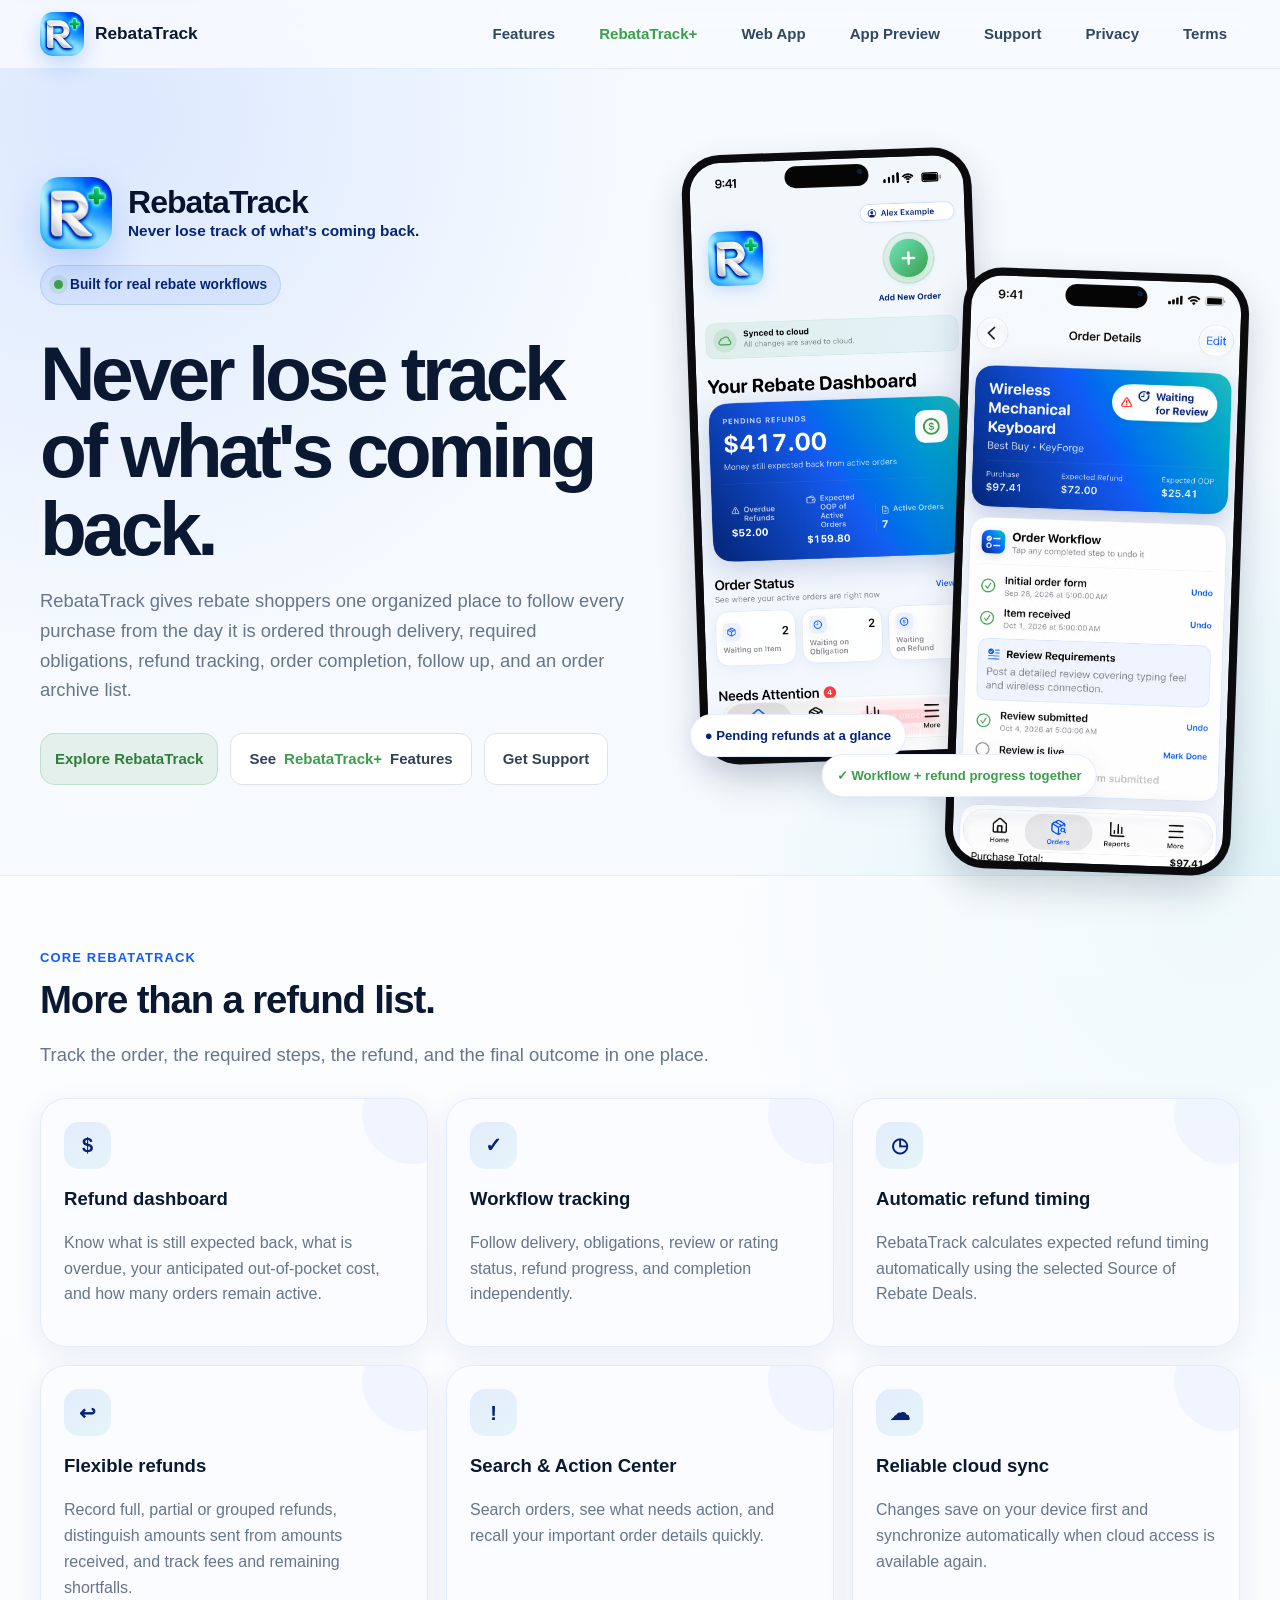
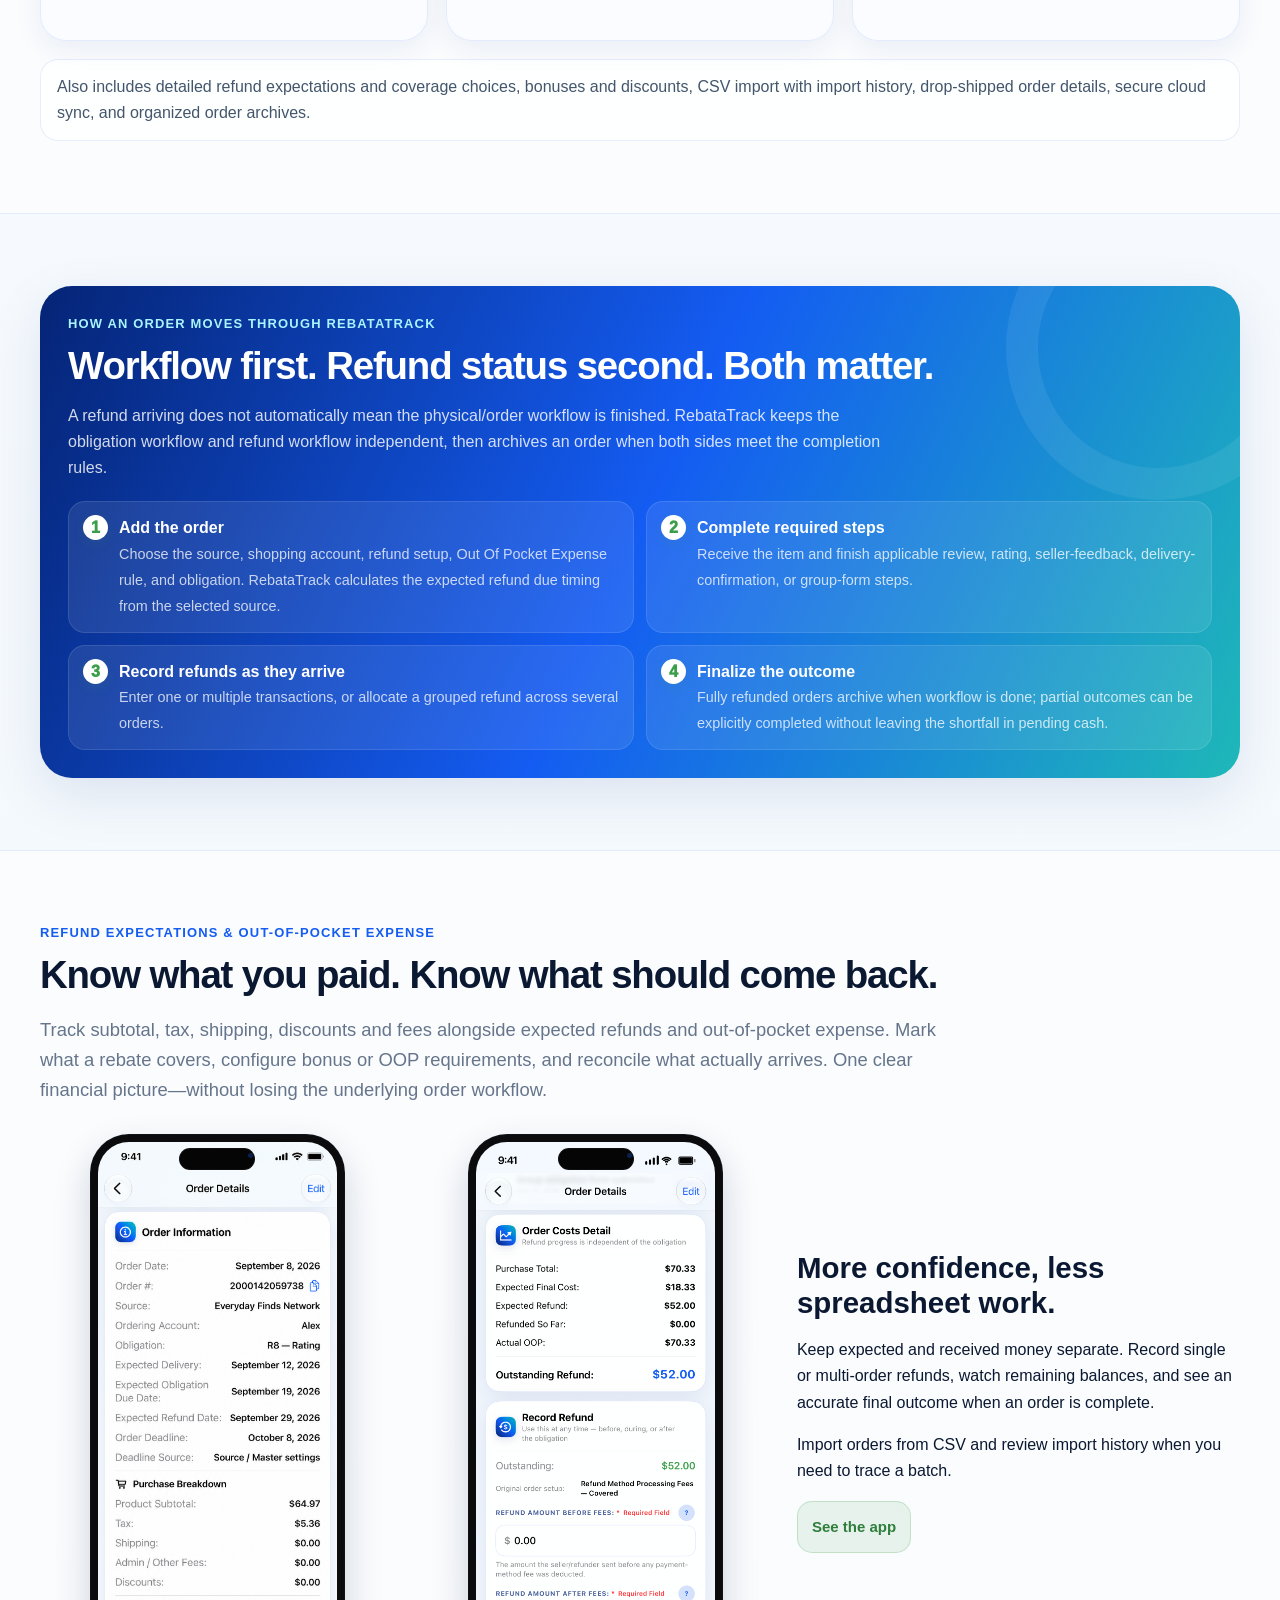
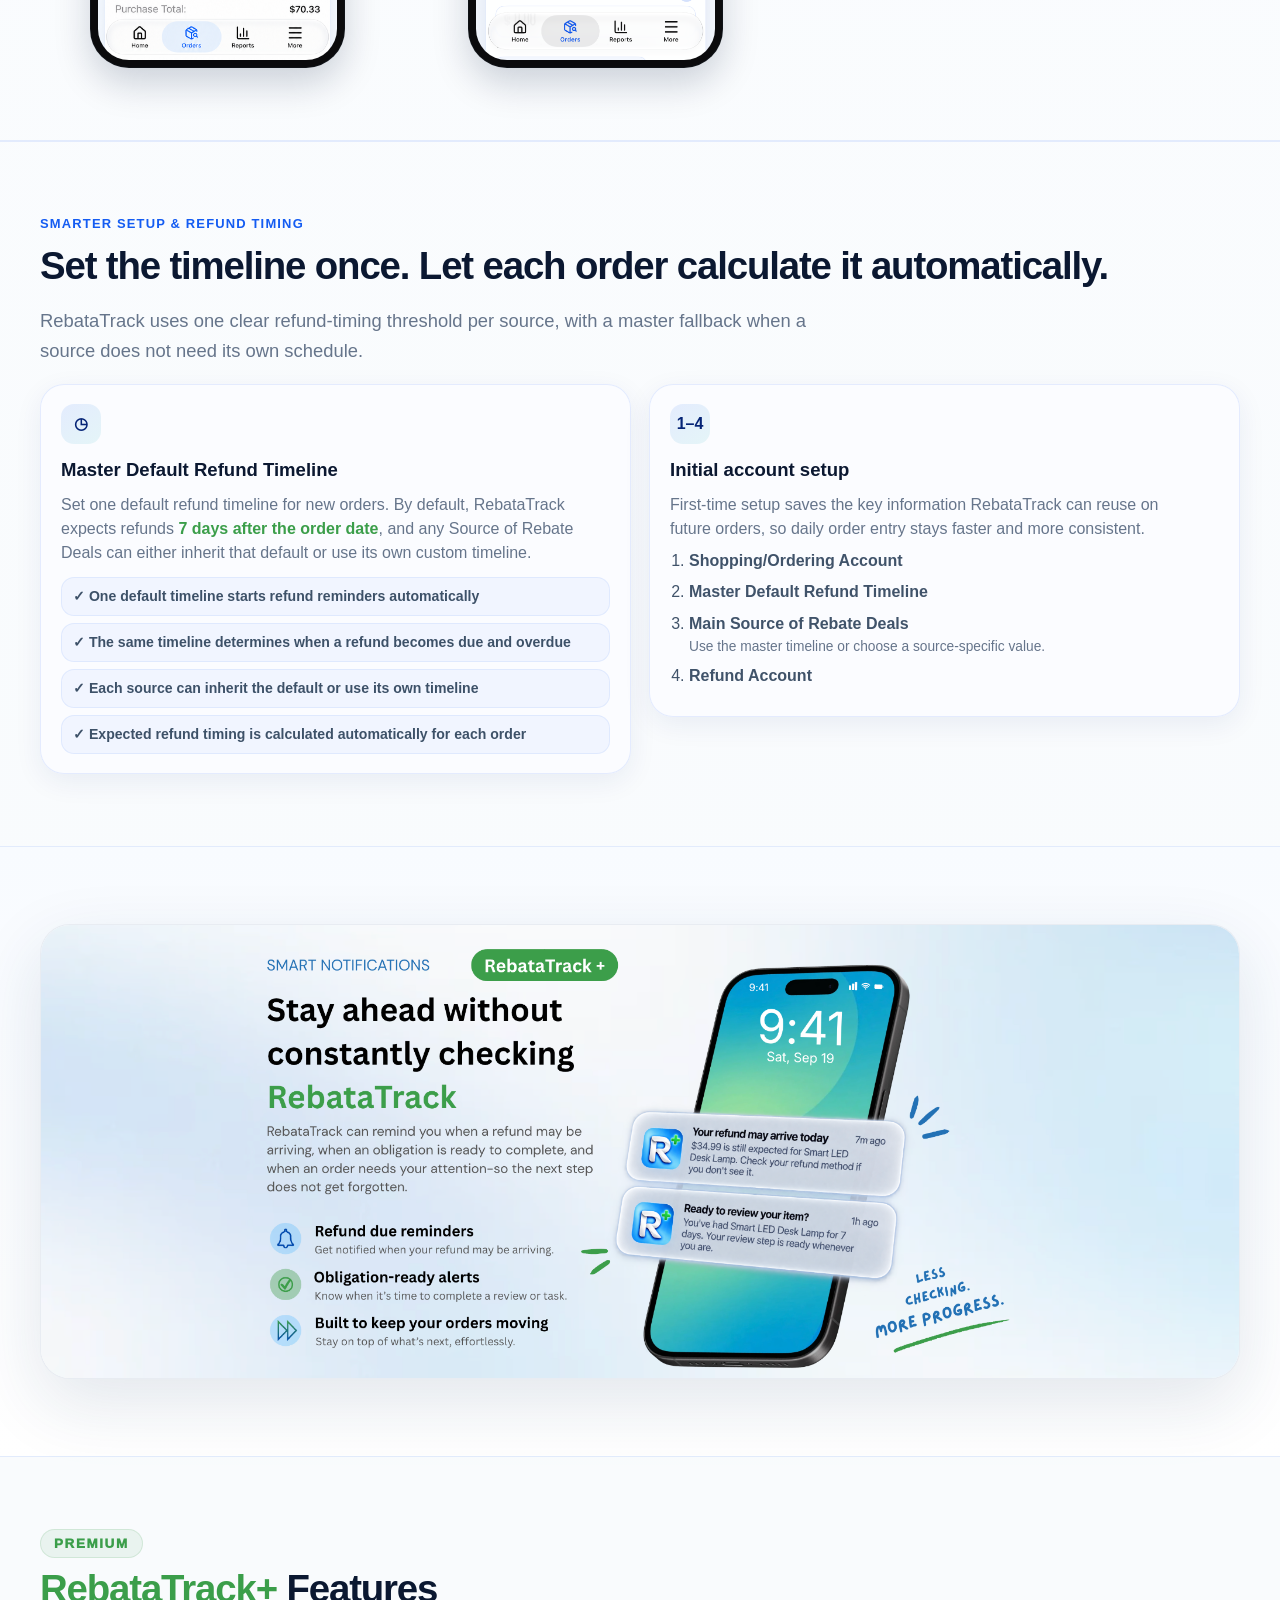
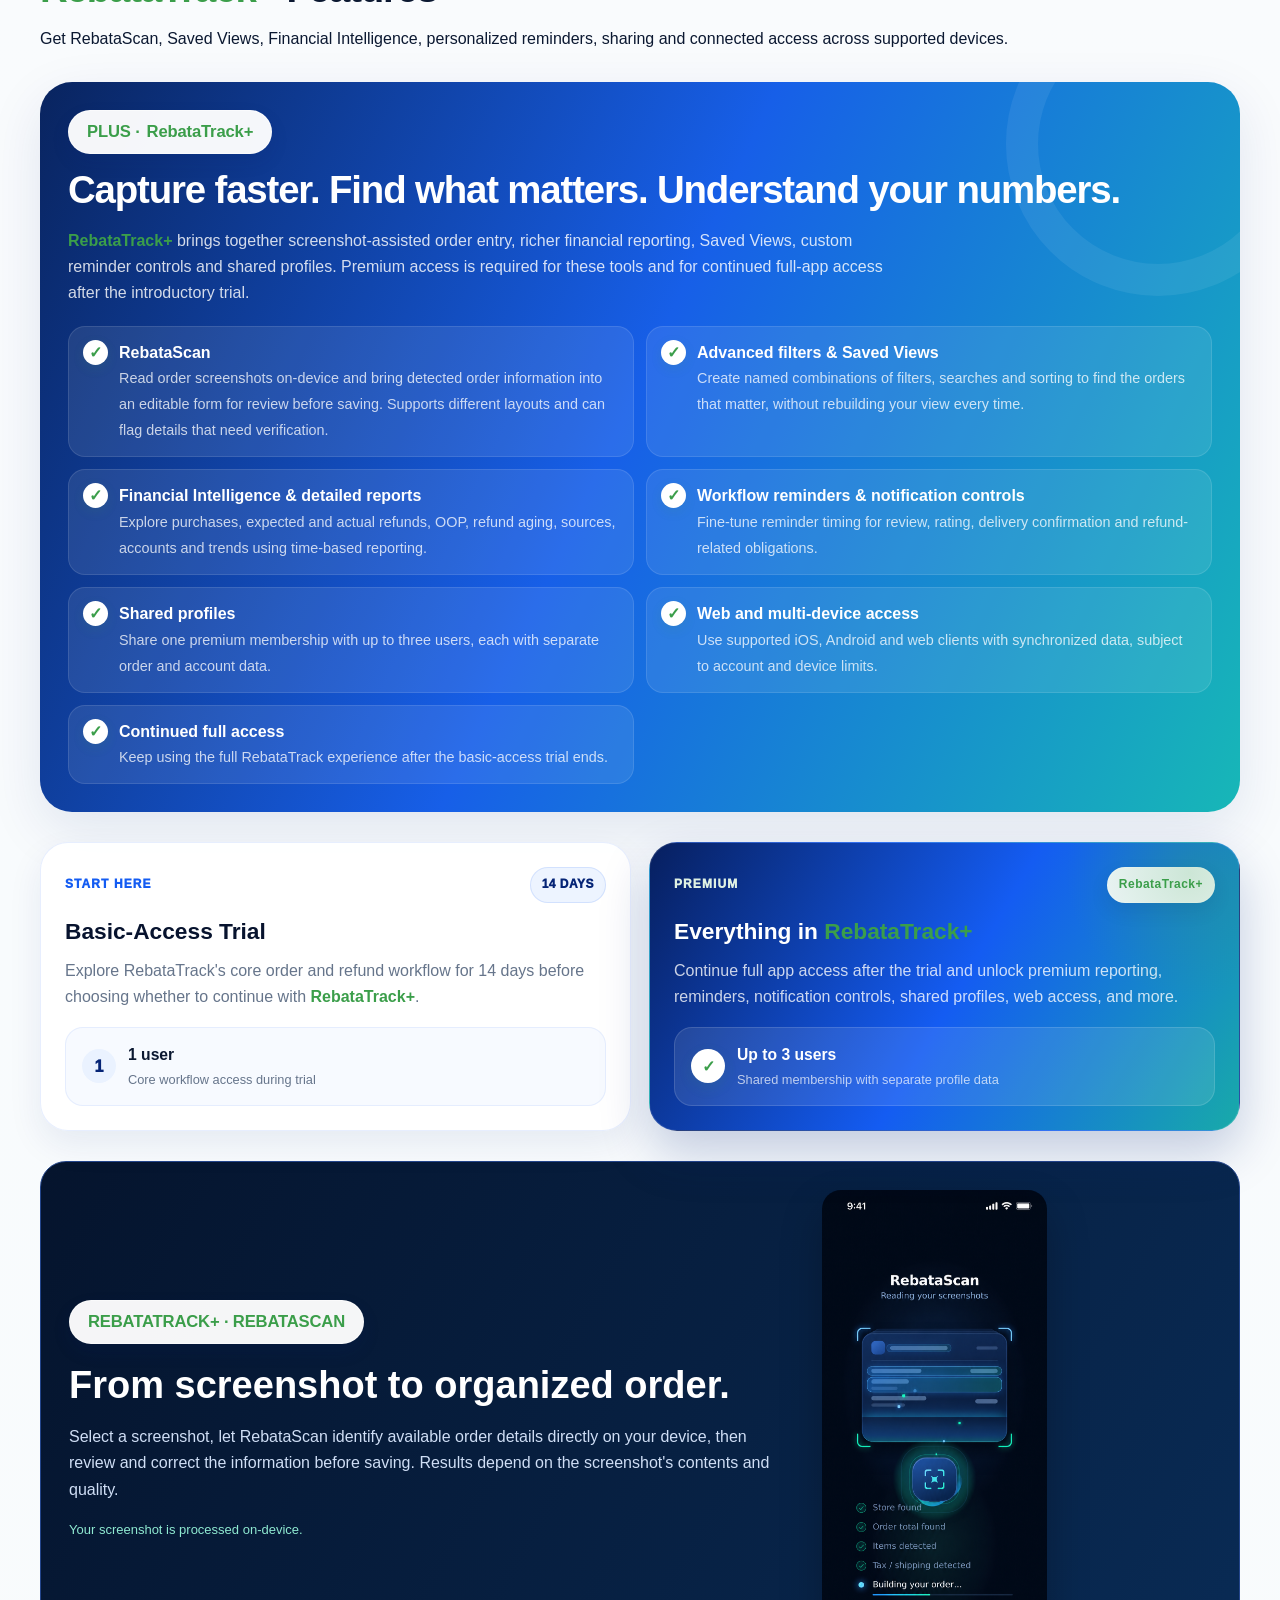
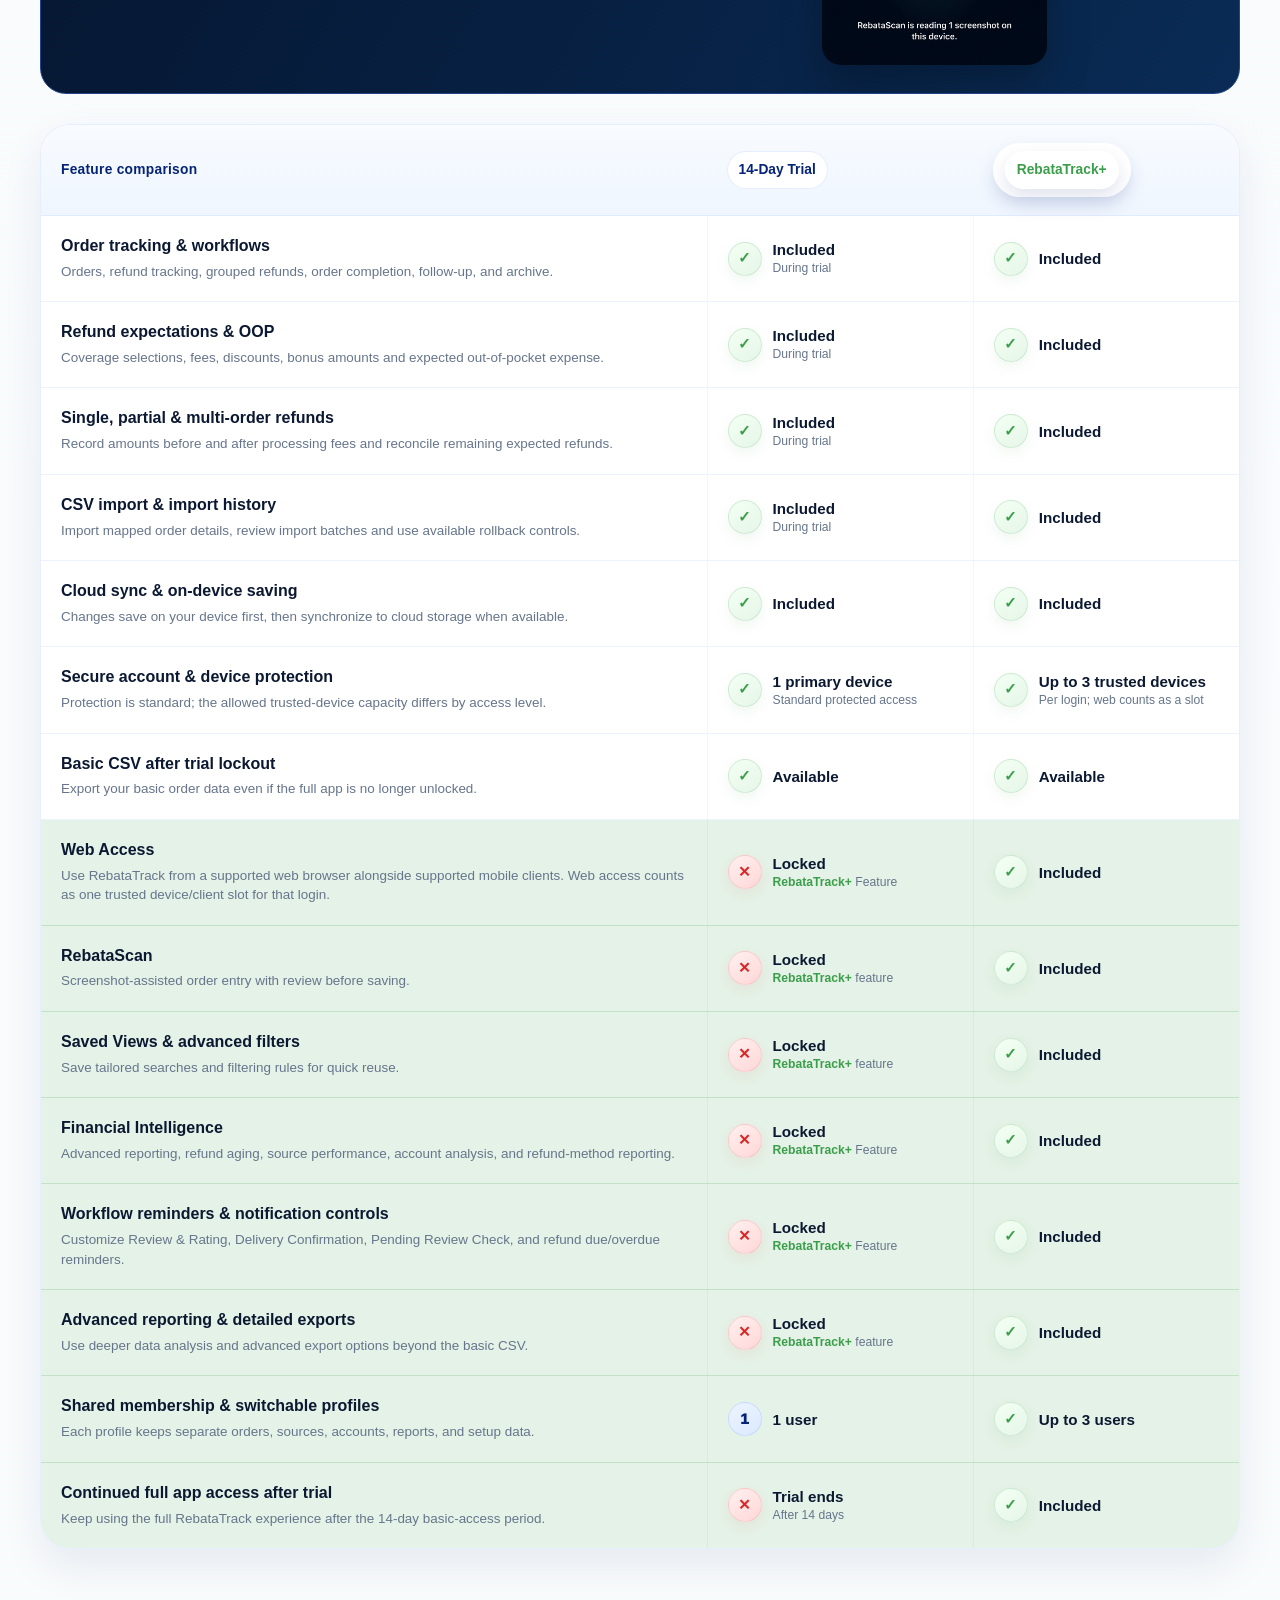
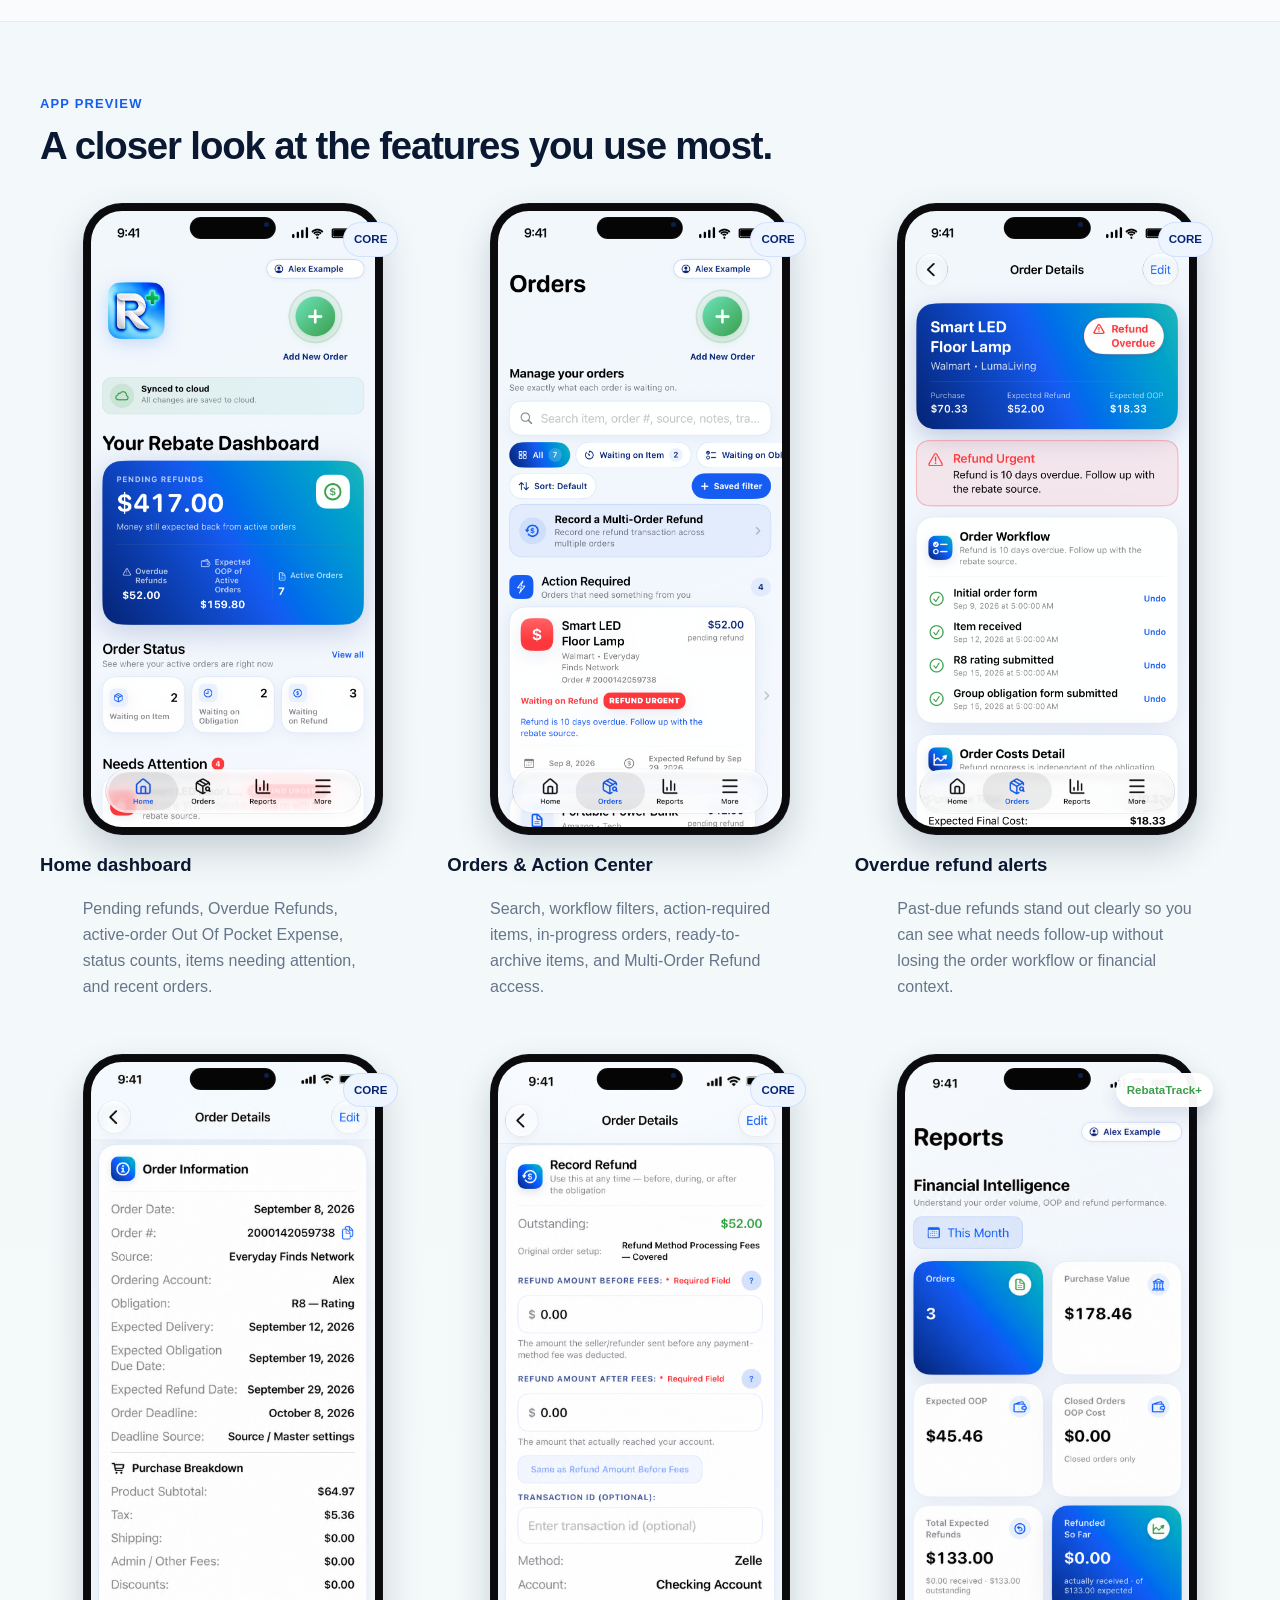
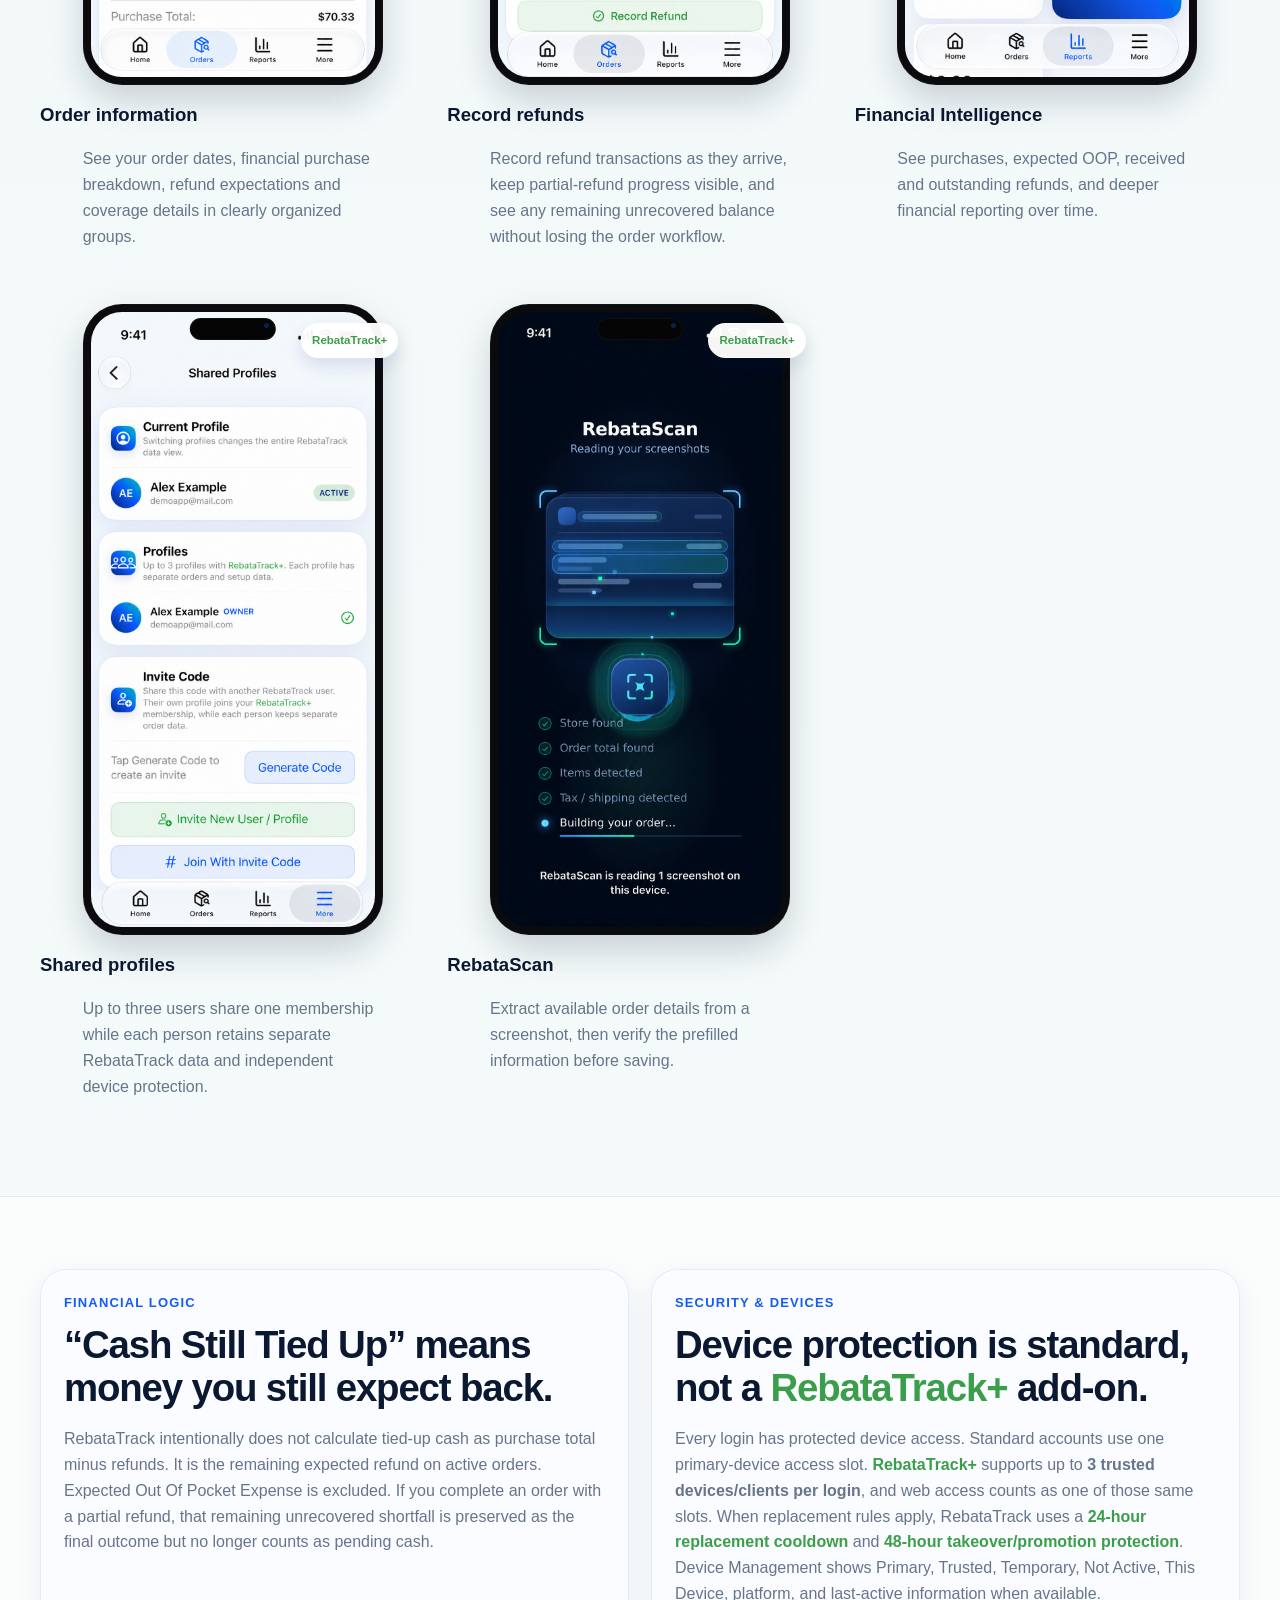
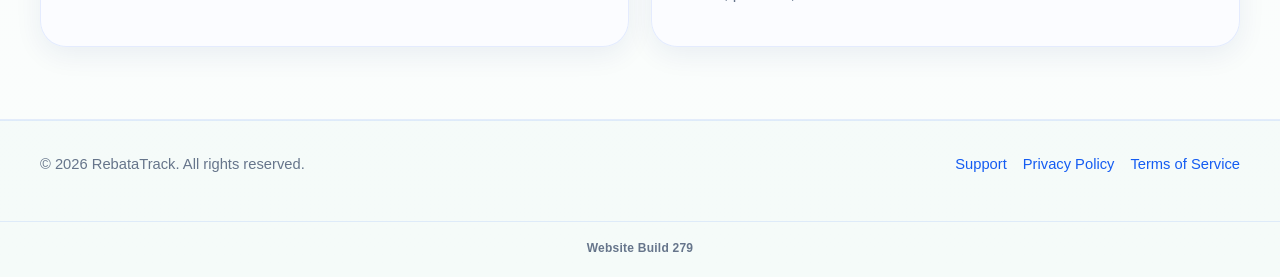
<file: index.html>
<!DOCTYPE html>

<html lang="en">
<head>
<meta charset="utf-8"/>
<meta content="width=device-width,initial-scale=1" name="viewport"/>
<meta content="#145cf2" name="theme-color"/>
<meta content="RebataTrack keeps rebate orders, obligations, refund expectations, out-of-pocket costs and payments organized. Explore RebataScan, advanced reports and Saved Views with RebataTrack+." name="description"/>
<title>RebataTrack — Never lose track of what's coming back.</title>
<link href="app-icon.png?v=120" rel="icon"/><link href="apple-touch-icon.png?v=97" rel="apple-touch-icon"/><link href="favicon-32.png?v=97" rel="icon" sizes="32x32"/><link href="favicon-16.png?v=97" rel="icon" sizes="16x16"/>
<link href="styles.css?v=279" rel="stylesheet"/>
</head>
<body>
<header><div class="wrap nav">
<a class="brand" href="index.html"><img alt="RebataTrack app icon" src="app-icon.png?v=120"/><span>RebataTrack</span></a>
<nav><a href="#features">Features</a><a href="#plus"><span class="rebatify-plus-text">RebataTrack+</span></a><a href="https://rebatatrack.web.app/" title="Open the RebataTrack Web App">Web App</a><a href="#screens">App Preview</a><a href="support.html">Support</a><a href="privacy.html">Privacy</a><a href="terms.html">Terms</a></nav>
</div></header>
<main>
<section class="hero"><div class="wrap hero-grid">
<div>
<div class="hero-brand"><img alt="RebataTrack app icon" src="app-icon.png?v=120"/><div class="hero-brand-copy"><div class="hero-brand-title">RebataTrack</div><div class="hero-brand-subtitle">Never lose track of what's coming back.</div></div></div>
<span class="eyebrow"><span class="plus-dot"></span> Built for real rebate workflows</span>
<h1>Never lose track of what's coming back.</h1>
<p class="lead">RebataTrack gives rebate shoppers one organized place to follow every purchase from the day it is ordered through delivery, required obligations, refund tracking, order completion, follow up, and an order archive list.</p>
<div class="cta-row"><a class="btn primary" href="#features">Explore RebataTrack</a><a class="btn plus plus-cta" href="#plus"><span>See</span><span class="rebatify-plus-text">RebataTrack+</span><span>Features</span></a><a class="btn" href="support.html">Get Support</a></div>
</div>
<div aria-label="RebataTrack app preview screens" class="bubble-stage">
<div class="bubble one"><div class="phone-frame"><img alt="RebataTrack Home dashboard screenshot" src="home-preview.png?v=231"/></div></div>
<div class="bubble two"><div class="phone-frame"><img alt="RebataTrack Order Detail screenshot" src="order-detail-preview.png?v=231"/></div></div>
<div class="float-chip a">● Pending refunds at a glance</div>
<div class="float-chip b">✓ Workflow + refund progress together</div>
</div>
</div></section>
<section class="section alt compact-features" id="features"><div class="wrap">
<div class="kicker">Core RebataTrack</div><h2>More than a refund list.</h2>
<p class="lead compact-lead">Track the order, the required steps, the refund, and the final outcome in one place.</p>
<div class="compact-feature-grid">
<article class="feature-card compact-card"><div class="icon-bubble">$</div><h3>Refund dashboard</h3><p>Know what is still expected back, what is overdue, your anticipated out-of-pocket cost, and how many orders remain active.</p></article>
<article class="feature-card compact-card"><div class="icon-bubble">✓</div><h3>Workflow tracking</h3><p>Follow delivery, obligations, review or rating status, refund progress, and completion independently.</p></article>
<article class="feature-card compact-card"><div class="icon-bubble">◷</div><h3>Automatic refund timing</h3><p>RebataTrack calculates expected refund timing automatically using the selected Source of Rebate Deals.</p></article>
<article class="feature-card compact-card"><div class="icon-bubble">↩</div><h3>Flexible refunds</h3><p>Record full, partial or grouped refunds, distinguish amounts sent from amounts received, and track fees and remaining shortfalls.</p></article>
<article class="feature-card compact-card"><div class="icon-bubble">!</div><h3>Search &amp; Action Center</h3><p>Search orders, see what needs action, and recall your important order details quickly.</p></article>
<article class="feature-card compact-card"><div class="icon-bubble">☁</div><h3>Reliable cloud sync</h3><p>Changes save on your device first and synchronize automatically when cloud access is available again.</p></article>
</div>
<div class="compact-feature-note">Also includes detailed refund expectations and coverage choices, bonuses and discounts, CSV import with import history, drop-shipped order details, secure cloud sync, and organized order archives.</div>
</div></section>
<section class="section"><div class="wrap">
<div class="core-banner">
<div class="kicker" style="color:#a8f4ff">How an order moves through RebataTrack</div><h2>Workflow first. Refund status second. Both matter.</h2>
<p>A refund arriving does not automatically mean the physical/order workflow is finished. RebataTrack keeps the obligation workflow and refund workflow independent, then archives an order when both sides meet the completion rules.</p>
<div class="feature-list">
<div class="feature-line"><div class="check">1</div><div><strong>Add the order</strong><span>Choose the source, shopping account, refund setup, Out Of Pocket Expense rule, and obligation. RebataTrack calculates the expected refund due timing from the selected source.</span></div></div>
<div class="feature-line"><div class="check">2</div><div><strong>Complete required steps</strong><span>Receive the item and finish applicable review, rating, seller-feedback, delivery-confirmation, or group-form steps.</span></div></div>
<div class="feature-line"><div class="check">3</div><div><strong>Record refunds as they arrive</strong><span>Enter one or multiple transactions, or allocate a grouped refund across several orders.</span></div></div>
<div class="feature-line"><div class="check">4</div><div><strong>Finalize the outcome</strong><span>Fully refunded orders archive when workflow is done; partial outcomes can be explicitly completed without leaving the shortfall in pending cash.</span></div></div>
</div>
</div>
</div></section>
<section class="section alt launch-spotlights" id="money-tracking"><div class="wrap"><div class="kicker">Refund expectations &amp; out-of-pocket expense</div><h2>Know what you paid. Know what should come back.</h2><p class="lead">Track subtotal, tax, shipping, discounts and fees alongside expected refunds and out-of-pocket expense. Mark what a rebate covers, configure bonus or OOP requirements, and reconcile what actually arrives. One clear financial picture—without losing the underlying order workflow.</p><div class="launch-spotlight-grid"><div class="launch-visual"><div class="phone-shot launch-phone-shot"><img alt="RebataTrack purchase breakdown and detailed order information" loading="lazy" src="order-info-preview.png?v=231"/></div></div><div class="launch-visual"><div class="phone-shot launch-phone-shot"><img alt="RebataTrack order costs and refund progress" loading="lazy" src="order-costs-preview.png?v=231"/></div></div><div class="launch-points"><h3>More confidence, less spreadsheet work.</h3><p>Keep expected and received money separate. Record single or multi-order refunds, watch remaining balances, and see an accurate final outcome when an order is complete.</p><p>Import orders from CSV and review import history when you need to trace a batch.</p><a class="btn primary" href="#screens">See the app</a></div></div></div></section><section class="section alt build154-setup"><div class="wrap">
<div class="setup-heading">
<div class="kicker">Smarter setup &amp; refund timing</div>
<h2>Set the timeline once. Let each order calculate it automatically.</h2>
<p class="lead">RebataTrack uses one clear refund-timing threshold per source, with a master fallback when a source does not need its own schedule.</p>
</div>
<div class="grid2 build154-grid">
<article class="card timeline-card">
<div class="icon-bubble">◷</div>
<h3>Master Default Refund Timeline</h3>
<p>Set one default refund timeline for new orders. By default, RebataTrack expects refunds <strong class="green-value">7 days after the order date</strong>, and any Source of Rebate Deals can either inherit that default or use its own custom timeline.</p>
<div class="timeline-points">
<span>✓ One default timeline starts refund reminders automatically</span>
<span>✓ The same timeline determines when a refund becomes due and overdue</span>
<span>✓ Each source can inherit the default or use its own timeline</span>
<span>✓ Expected refund timing is calculated automatically for each order</span>
</div>
</article>
<article class="card setup-card">
<div class="icon-bubble">1–4</div>
<h3>Initial account setup</h3>
<p>First-time setup saves the key information RebataTrack can reuse on future orders, so daily order entry stays faster and more consistent.</p>
<ol class="setup-steps">
<li><strong>Shopping/Ordering Account</strong></li>
<li><strong>Master Default Refund Timeline</strong></li>
<li><strong>Main Source of Rebate Deals</strong><span>Use the master timeline or choose a source-specific value.</span></li>
<li><strong>Refund Account</strong></li>
</ol>
</article>
</div>
</div></section>
<section class="section smart-notifications-section" id="notifications-showcase"><div class="wrap">
<div class="smart-notifications-mobile-copy">
<div class="smart-notifications-eyebrow"><span>Smart notifications</span><span class="smart-plus-pill"><span class="rebatify-plus-text">RebataTrack+</span></span></div>
<h2>Stay ahead without constantly checking <span class="smart-green">RebataTrack.</span></h2>
<p>RebataTrack can remind you when a refund may be arriving, when an obligation is ready to complete, and when an order needs your attention—so the next step doesn't get forgotten.</p>
</div>
<div class="smart-notifications-showcase-card">
<img alt="RebataTrack smart notifications showing refund and review reminders on an iPhone lock screen" decoding="async" loading="lazy" src="smart-notifications-showcase.png?v=136"/>
</div>
</div></section>
<section class="section alt rebatify-plus-section" id="plus"><div class="wrap">
<div class="plus-section-heading">
<div class="kicker plus-kicker-heading">Premium</div>
<h2><span class="rebatify-plus-text">RebataTrack+</span> Features</h2>
<p>Get RebataScan, Saved Views, Financial Intelligence, personalized reminders, sharing and connected access across supported devices.</p>
</div>
<div class="plus-banner">
<span class="plus-badge">PLUS · <span class="rebatify-plus-text">RebataTrack+</span></span>
<h2 style="margin-top:14px">Capture faster. Find what matters. Understand your numbers.</h2>
<p><span class="rebatify-plus-text">RebataTrack+</span> brings together screenshot-assisted order entry, richer financial reporting, Saved Views, custom reminder controls and shared profiles. Premium access is required for these tools and for continued full-app access after the introductory trial.</p>
<div class="feature-list">
<div class="feature-line"><div class="check">✓</div><div><strong>RebataScan</strong><span>Read order screenshots on-device and bring detected order information into an editable form for review before saving. Supports different layouts and can flag details that need verification.</span></div></div><div class="feature-line"><div class="check">✓</div><div><strong>Advanced filters &amp; Saved Views</strong><span>Create named combinations of filters, searches and sorting to find the orders that matter, without rebuilding your view every time.</span></div></div><div class="feature-line"><div class="check">✓</div><div><strong>Financial Intelligence &amp; detailed reports</strong><span>Explore purchases, expected and actual refunds, OOP, refund aging, sources, accounts and trends using time-based reporting.</span></div></div><div class="feature-line"><div class="check">✓</div><div><strong>Workflow reminders &amp; notification controls</strong><span>Fine-tune reminder timing for review, rating, delivery confirmation and refund-related obligations.</span></div></div><div class="feature-line"><div class="check">✓</div><div><strong>Shared profiles</strong><span>Share one premium membership with up to three users, each with separate order and account data.</span></div></div><div class="feature-line"><div class="check">✓</div><div><strong>Web and multi-device access</strong><span>Use supported iOS, Android and web clients with synchronized data, subject to account and device limits.</span></div></div><div class="feature-line"><div class="check">✓</div><div><strong>Continued full access</strong><span>Keep using the full RebataTrack experience after the basic-access trial ends.</span></div></div></div>
</div>
<div class="plans-wrap">
<div class="plan-card trial-plan">
<div class="plan-topline">
<span class="plan-kicker">START HERE</span>
<span class="plan-pill trial-pill">14 DAYS</span>
</div>
<h3>Basic-Access Trial</h3>
<p>Explore RebataTrack's core order and refund workflow for 14 days before choosing whether to continue with <span class="rebatify-plus-text">RebataTrack+</span>.</p>
<div class="plan-highlight"><span class="plan-icon neutral">1</span><span><strong>1 user</strong><small>Core workflow access during trial</small></span></div>
</div>
<div class="plan-card plus-plan-card">
<div class="plus-glow"></div>
<div class="plan-topline">
<span class="plan-kicker plus-kicker">PREMIUM</span>
<span class="plan-pill plus-plan-pill"><span class="rebatify-plus-text">RebataTrack+</span></span>
</div>
<h3>Everything in <span class="rebatify-plus-text">RebataTrack+</span></h3>
<p>Continue full app access after the trial and unlock premium reporting, reminders, notification controls, shared profiles, web access, and more.</p>
<div class="plan-highlight plus-highlight"><span class="plan-icon yes">✓</span><span><strong>Up to 3 users</strong><small>Shared membership with separate profile data</small></span></div>
</div>
</div>
<div class="rebatascan-showcase"><div><span class="plus-badge">REBATATRACK+ · REBATASCAN</span><h3>From screenshot to organized order.</h3><p>Select a screenshot, let RebataScan identify available order details directly on your device, then review and correct the information before saving. Results depend on the screenshot's contents and quality.</p><p class="rebatascan-small">Your screenshot is processed on-device.</p></div><div class="scan-visual"><img alt="RebataScan reading a purchase screenshot and preparing order information" loading="lazy" src="rebatascan-preview.png?v=231"/></div></div><div aria-label="RebataTrack feature comparison" class="premium-compare">
<div class="compare-head">
<div class="compare-feature-title">Feature comparison</div>
<div class="compare-plan-title"><span>14-Day Trial</span></div>
<div class="compare-plan-title plus-title"><span><span class="rebatify-plus-text">RebataTrack+</span></span></div>
</div>









<div class="compare-row">
<div class="compare-feature"><strong>Order tracking &amp; workflows</strong><span>Orders, refund tracking, grouped refunds, order completion, follow-up, and archive.</span></div>
<div class="compare-status"><span class="status-bubble yes">✓</span><div><strong>Included</strong><small>During trial</small></div></div>
<div class="compare-status"><span class="status-bubble yes">✓</span><div><strong>Included</strong></div></div>
</div><div class="compare-row"><div class="compare-feature"><strong>Refund expectations &amp; OOP</strong><span>Coverage selections, fees, discounts, bonus amounts and expected out-of-pocket expense.</span></div><div class="compare-status"><span class="status-bubble yes">✓</span><div><strong>Included</strong><small>During trial</small></div></div><div class="compare-status"><span class="status-bubble yes">✓</span><div><strong>Included</strong></div></div></div><div class="compare-row"><div class="compare-feature"><strong>Single, partial &amp; multi-order refunds</strong><span>Record amounts before and after processing fees and reconcile remaining expected refunds.</span></div><div class="compare-status"><span class="status-bubble yes">✓</span><div><strong>Included</strong><small>During trial</small></div></div><div class="compare-status"><span class="status-bubble yes">✓</span><div><strong>Included</strong></div></div></div><div class="compare-row"><div class="compare-feature"><strong>CSV import &amp; import history</strong><span>Import mapped order details, review import batches and use available rollback controls.</span></div><div class="compare-status"><span class="status-bubble yes">✓</span><div><strong>Included</strong><small>During trial</small></div></div><div class="compare-status"><span class="status-bubble yes">✓</span><div><strong>Included</strong></div></div></div><div class="compare-row">
<div class="compare-feature"><strong>Cloud sync &amp; on-device saving</strong><span>Changes save on your device first, then synchronize to cloud storage when available.</span></div>
<div class="compare-status"><span class="status-bubble yes">✓</span><div><strong>Included</strong></div></div>
<div class="compare-status"><span class="status-bubble yes">✓</span><div><strong>Included</strong></div></div>
</div><div class="compare-row">
<div class="compare-feature"><strong>Secure account &amp; device protection</strong><span>Protection is standard; the allowed trusted-device capacity differs by access level.</span></div>
<div class="compare-status"><span class="status-bubble yes">✓</span><div><strong>1 primary device</strong><small>Standard protected access</small></div></div>
<div class="compare-status"><span class="status-bubble yes">✓</span><div><strong>Up to 3 trusted devices</strong><small>Per login; web counts as a slot</small></div></div>
</div><div class="compare-row">
<div class="compare-feature"><strong>Basic CSV after trial lockout</strong><span>Export your basic order data even if the full app is no longer unlocked.</span></div>
<div class="compare-status"><span class="status-bubble yes">✓</span><div><strong>Available</strong></div></div>
<div class="compare-status"><span class="status-bubble yes">✓</span><div><strong>Available</strong></div></div>
</div><div class="compare-row premium-row">
<div class="compare-feature"><strong>Web Access</strong><span>Use RebataTrack from a supported web browser alongside supported mobile clients. Web access counts as one trusted device/client slot for that login.</span></div>
<div class="compare-status"><span class="status-bubble no">✕</span><div><strong>Locked</strong><small><span class="rebatify-plus-text">RebataTrack+</span> Feature</small></div></div>
<div class="compare-status"><span class="status-bubble yes">✓</span><div><strong>Included</strong></div></div>
</div><div class="compare-row premium-row"><div class="compare-feature"><strong>RebataScan</strong><span>Screenshot-assisted order entry with review before saving.</span></div><div class="compare-status"><span class="status-bubble no">✕</span><div><strong>Locked</strong><small><span class="rebatify-plus-text">RebataTrack+</span> feature</small></div></div><div class="compare-status"><span class="status-bubble yes">✓</span><div><strong>Included</strong></div></div></div><div class="compare-row premium-row"><div class="compare-feature"><strong>Saved Views &amp; advanced filters</strong><span>Save tailored searches and filtering rules for quick reuse.</span></div><div class="compare-status"><span class="status-bubble no">✕</span><div><strong>Locked</strong><small><span class="rebatify-plus-text">RebataTrack+</span> feature</small></div></div><div class="compare-status"><span class="status-bubble yes">✓</span><div><strong>Included</strong></div></div></div><div class="compare-row premium-row">
<div class="compare-feature"><strong>Financial Intelligence</strong><span>Advanced reporting, refund aging, source performance, account analysis, and refund-method reporting.</span></div>
<div class="compare-status"><span class="status-bubble no">✕</span><div><strong>Locked</strong><small><span class="rebatify-plus-text">RebataTrack+</span> Feature</small></div></div>
<div class="compare-status"><span class="status-bubble yes">✓</span><div><strong>Included</strong></div></div>
</div><div class="compare-row premium-row">
<div class="compare-feature"><strong>Workflow reminders &amp; notification controls</strong><span>Customize Review &amp; Rating, Delivery Confirmation, Pending Review Check, and refund due/overdue reminders.</span></div>
<div class="compare-status"><span class="status-bubble no">✕</span><div><strong>Locked</strong><small><span class="rebatify-plus-text">RebataTrack+</span> Feature</small></div></div>
<div class="compare-status"><span class="status-bubble yes">✓</span><div><strong>Included</strong></div></div>
</div><div class="compare-row premium-row"><div class="compare-feature"><strong>Advanced reporting &amp; detailed exports</strong><span>Use deeper data analysis and advanced export options beyond the basic CSV.</span></div><div class="compare-status"><span class="status-bubble no">✕</span><div><strong>Locked</strong><small><span class="rebatify-plus-text">RebataTrack+</span> feature</small></div></div><div class="compare-status"><span class="status-bubble yes">✓</span><div><strong>Included</strong></div></div></div><div class="compare-row premium-row">
<div class="compare-feature"><strong>Shared membership &amp; switchable profiles</strong><span>Each profile keeps separate orders, sources, accounts, reports, and setup data.</span></div>
<div class="compare-status"><span class="status-bubble neutral">1</span><div><strong>1 user</strong></div></div>
<div class="compare-status"><span class="status-bubble yes">✓</span><div><strong>Up to 3 users</strong></div></div>
</div><div class="compare-row final-row premium-row">
<div class="compare-feature"><strong>Continued full app access after trial</strong><span>Keep using the full RebataTrack experience after the 14-day basic-access period.</span></div>
<div class="compare-status"><span class="status-bubble no">✕</span><div><strong>Trial ends</strong><small>After 14 days</small></div></div>
<div class="compare-status"><span class="status-bubble yes">✓</span><div><strong>Included</strong></div></div>
</div></div>
</div>
</section>
<section class="section app-preview-section" id="screens"><div class="wrap">
<div class="app-preview-heading"><div class="kicker">App preview</div><h2>A closer look at the features you use most.</h2></div>
<div class="screenshot-grid">
<article class="screen-card"><span class="tier-badge core">CORE</span><div class="phone-shot"><img alt="RebataTrack Home dashboard screenshot" src="home-preview.png?v=231"/></div><h3>Home dashboard</h3><p>Pending refunds, Overdue Refunds, active-order Out Of Pocket Expense, status counts, items needing attention, and recent orders.</p></article>
<article class="screen-card"><span class="tier-badge core">CORE</span><div class="phone-shot"><img alt="RebataTrack Orders screenshot" src="orders-preview.png?v=231"/></div><h3>Orders &amp; Action Center</h3><p>Search, workflow filters, action-required items, in-progress orders, ready-to-archive items, and Multi-Order Refund access.</p></article>
<article class="screen-card"><span class="tier-badge core">CORE</span><div class="phone-shot"><img alt="RebataTrack overdue refund order detail screenshot" src="order-detail-overdue-preview.png?v=231"/></div><h3>Overdue refund alerts</h3><p>Past-due refunds stand out clearly so you can see what needs follow-up without losing the order workflow or financial context.</p></article>
<article class="screen-card"><span class="tier-badge core">CORE</span><div class="phone-shot"><img alt="RebataTrack order information screenshot" src="order-info-preview.png?v=231"/></div><h3>Order information</h3><p>See your order dates, financial purchase breakdown, refund expectations and coverage details in clearly organized groups.</p></article>
<article class="screen-card"><span class="tier-badge core">CORE</span><div class="phone-shot"><img alt="RebataTrack Record Refund screenshot" src="refund-preview.png?v=231"/></div><h3>Record refunds</h3><p>Record refund transactions as they arrive, keep partial-refund progress visible, and see any remaining unrecovered balance without losing the order workflow.</p></article>
<article class="screen-card"><span class="tier-badge plus"><span class="rebatify-plus-text">RebataTrack+</span></span><div class="phone-shot"><img alt="RebataTrack Reports screenshot" src="reports-plus-preview.png?v=231"/></div><h3>Financial Intelligence</h3><p>See purchases, expected OOP, received and outstanding refunds, and deeper financial reporting over time.</p></article>
<article class="screen-card"><span class="tier-badge plus"><span class="rebatify-plus-text">RebataTrack+</span></span><div class="phone-shot"><img alt="RebataTrack Shared Profiles screenshot" src="sharing-plus-preview.png?v=231"/></div><h3>Shared profiles</h3><p>Up to three users share one membership while each person retains separate RebataTrack data and independent device protection.</p></article>
<article class="screen-card"><span class="tier-badge plus"><span class="rebatify-plus-text">RebataTrack+</span></span><div class="phone-shot"><img alt="RebataScan screenshot-assisted order entry" loading="lazy" src="rebatascan-preview.png?v=231"/></div><h3>RebataScan</h3><p>Extract available order details from a screenshot, then verify the prefilled information before saving.</p></article></div>
</div></section>
<section class="section alt"><div class="wrap grid2">
<div class="card"><div class="kicker">Financial logic</div><h2>“Cash Still Tied Up” means money you still expect back.</h2><p>RebataTrack intentionally does not calculate tied-up cash as purchase total minus refunds. It is the remaining expected refund on active orders. Expected Out Of Pocket Expense is excluded. If you complete an order with a partial refund, that remaining unrecovered shortfall is preserved as the final outcome but no longer counts as pending cash.</p></div>
<div class="card"><div class="kicker">Security &amp; devices</div><h2>Device protection is standard, not a <span class="rebatify-plus-text">RebataTrack+</span> add-on.</h2><p>Every login has protected device access. Standard accounts use one primary-device access slot. <span class="rebatify-plus-text">RebataTrack+</span> supports up to <strong>3 trusted devices/clients per login</strong>, and web access counts as one of those same slots. When replacement rules apply, RebataTrack uses a <strong class="green-value">24-hour replacement cooldown</strong> and <strong class="green-value">48-hour takeover/promotion protection</strong>. Device Management shows Primary, Trusted, Temporary, Not Active, This Device, platform, and last-active information when available.</p></div>
</div></section>
</main>
<footer><div class="wrap foot"><div>© 2026 RebataTrack. All rights reserved.</div><div class="foot-links"><a href="support.html">Support</a><a href="privacy.html">Privacy Policy</a><a href="terms.html">Terms of Service</a></div></div></footer>
<script src="public-nav.js?v=224.1"></script>
<footer aria-label="Website build" data-rebatatrack-website-build="" style="text-align:center;padding:18px 12px 20px;color:#66758b;font:700 12px/1.4 -apple-system,BlinkMacSystemFont,'Segoe UI',sans-serif;letter-spacing:.02em;">Website Build</footer>
<script defer="" src="website-version.js?v=278"></script>
</body></html>
</file>
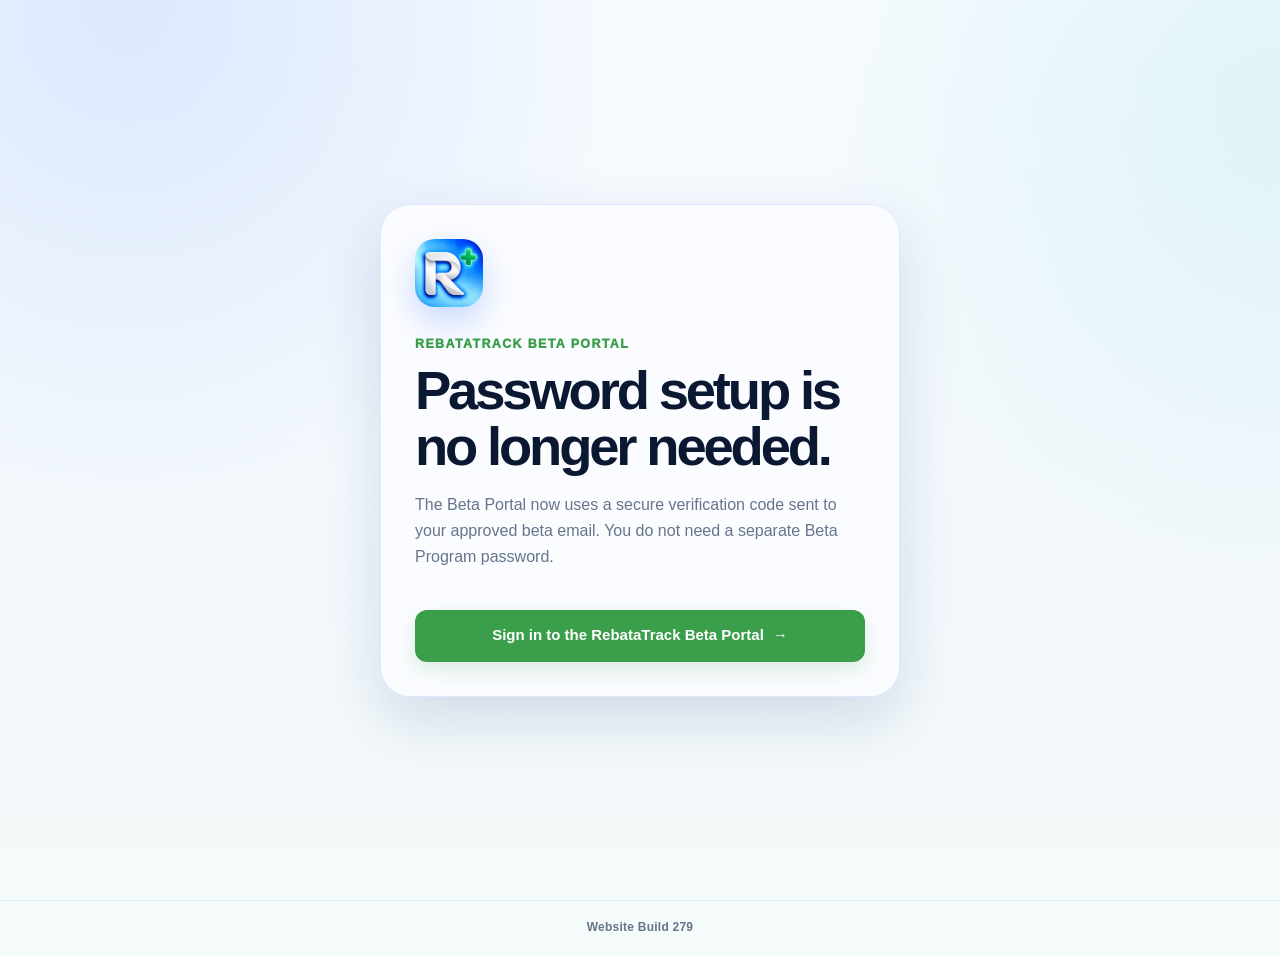
<file: beta-activate.html>
<!DOCTYPE html>

<html lang="en"><head><meta charset="utf-8"/><meta content="width=device-width,initial-scale=1" name="viewport"/><meta content="noindex,nofollow,noarchive,nosnippet" name="robots"/><title>RebataTrack Beta Portal</title><link href="app-icon.png?v=128" rel="icon"/><link href="apple-touch-icon.png?v=97" rel="apple-touch-icon"/><link href="favicon-32.png?v=97" rel="icon" sizes="32x32"/><link href="favicon-16.png?v=97" rel="icon" sizes="16x16"/><link href="styles.css?v=278" rel="stylesheet"/></head>
<body class="portal-body"><main class="portal-auth-shell"><section class="portal-auth-card"><a class="portal-logo" href="beta.html"><img alt="RebataTrack app icon" src="app-icon.png?v=128"/></a><div class="portal-kicker">RebataTrack Beta Portal</div><h1>Password setup is no longer needed.</h1><p class="portal-auth-lead">The Beta Portal now uses a secure verification code sent to your approved beta email. You do not need a separate Beta Program password.</p><a class="beta-submit beta-submit-link" href="beta-login.html">Sign in to the RebataTrack Beta Portal <span aria-hidden="true">→</span></a></section></main>
<footer aria-label="Website build" data-rebatatrack-website-build="" style="text-align:center;padding:18px 12px 20px;color:#66758b;font:700 12px/1.4 -apple-system,BlinkMacSystemFont,'Segoe UI',sans-serif;letter-spacing:.02em;">Website Build</footer>
<script defer="" src="website-version.js?v=278"></script>
</body></html>
</file>
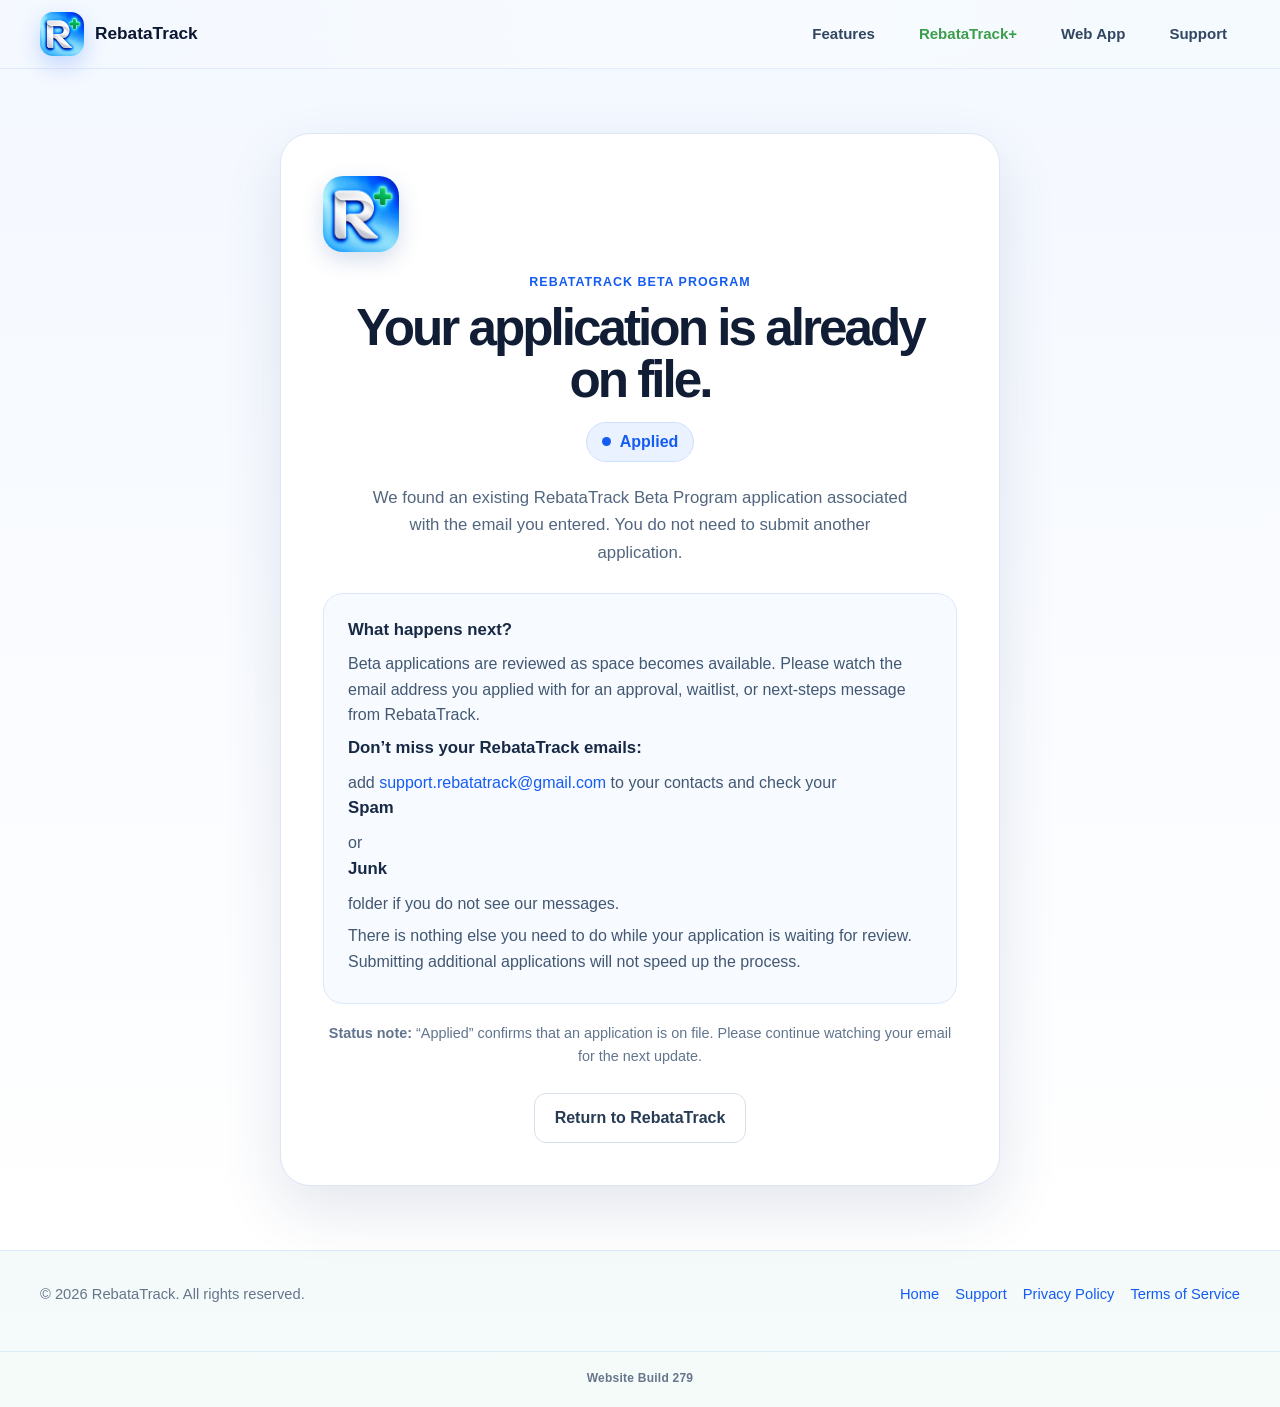
<file: beta-application-status.html>
<!DOCTYPE html>

<html lang="en">
<head>
<meta charset="utf-8"/>
<meta content="width=device-width,initial-scale=1" name="viewport"/>
<meta content="#145cf2" name="theme-color"/>
<meta content="noindex,nofollow,noarchive,nosnippet" name="robots"/>
<title>RebataTrack Beta Program — Application Status</title>
<link href="app-icon.png?v=128" rel="icon"/>
<link href="apple-touch-icon.png?v=97" rel="apple-touch-icon"/>
<link href="favicon-32.png?v=97" rel="icon" sizes="32x32"/>
<link href="favicon-16.png?v=97" rel="icon" sizes="16x16"/>
<link href="styles.css?v=278" rel="stylesheet"/>
</head>
<body>
<header><div class="wrap nav">
<a class="brand" href="index.html"><img alt="RebataTrack app icon" src="app-icon.png?v=128"/><span>RebataTrack</span></a>
<nav><a href="index.html#features">Features</a><a href="index.html#plus"><span class="rebatify-plus-text">RebataTrack+</span></a><a href="https://rebatatrack.web.app/" title="Open the RebataTrack Web App">Web App</a><a href="support.html">Support</a></nav>
</div></header>
<main>
<section class="beta-application-status-page">
<div class="wrap beta-application-status-wrap">
<article class="beta-application-status-card">
<img alt="RebataTrack app icon" class="beta-application-status-icon" src="app-icon.png?v=128"/>
<div class="beta-application-status-kicker">RebataTrack Beta Program</div>
<h1 id="betaExistingStatusTitle">Your application is already on file.</h1>
<div aria-live="polite" class="beta-application-status-pill is-applied" id="betaExistingStatusPill" role="status"><span class="beta-application-status-label" id="betaExistingStatusLabel">Applied</span></div>
<p class="beta-application-status-lead" id="betaExistingStatusLead">We found an existing RebataTrack Beta Program application associated with the email you entered. You do not need to submit another application.</p>
<div class="beta-application-status-waiting">
<strong>What happens next?</strong>
<p>Beta applications are reviewed as space becomes available. Please watch the email address you applied with for an approval, waitlist, or next-steps message from RebataTrack.</p>
<p><strong>Don’t miss your RebataTrack emails:</strong> add <a href="mailto:support.rebatatrack@gmail.com">support.rebatatrack@gmail.com</a> to your contacts and check your <strong>Spam</strong> or <strong>Junk</strong> folder if you do not see our messages.</p>
<p>There is nothing else you need to do while your application is waiting for review. Submitting additional applications will not speed up the process.</p>
</div>
<div class="beta-application-status-note" id="betaExistingStatusNote"><strong>Status note:</strong> “Applied” confirms that an application is on file. Please continue watching your email for the next update.</div>
<div class="beta-application-status-actions">
<a class="beta-status-secondary" href="index.html">Return to RebataTrack</a>
</div>
</article>
</div>
</section>
</main>
<footer><div class="wrap foot"><div>© 2026 RebataTrack. All rights reserved.</div><div class="foot-links"><a href="index.html">Home</a><a href="support.html">Support</a><a href="privacy.html">Privacy Policy</a><a href="terms.html">Terms of Service</a></div></div></footer>
<footer aria-label="Website build" data-rebatatrack-website-build="" style="text-align:center;padding:18px 12px 20px;color:#66758b;font:700 12px/1.4 -apple-system,BlinkMacSystemFont,'Segoe UI',sans-serif;letter-spacing:.02em;">Website Build</footer>
<script>
(function(){
  const status=String(new URLSearchParams(location.search).get('status')||'applied').toLowerCase();
  const label=document.getElementById('betaExistingStatusLabel');
  const pill=document.getElementById('betaExistingStatusPill');
  const title=document.getElementById('betaExistingStatusTitle');
  const lead=document.getElementById('betaExistingStatusLead');
  const note=document.getElementById('betaExistingStatusNote');
  const next=document.querySelector('.beta-application-status-waiting');

  const setStatusTone=(tone)=>{
    if(!pill) return;
    pill.classList.remove('is-applied','is-waitlist','is-declined','is-disabled');
    pill.classList.add(`is-${tone}`);
  };

  if(status==='waitlist'){
    setStatusTone('waitlist');
    if(label) label.textContent='Waitlisted';
    if(title) title.textContent='Your application is on the waitlist.';
    if(lead) lead.textContent='Your RebataTrack Beta Program application is already on file and is currently on the waitlist. You do not need to submit another application.';
    if(next) next.innerHTML='<strong>What happens next?</strong><p>Your application remains on file while Beta Program space is limited. Please watch the email address you applied with for an approval or next-steps message from RebataTrack.</p><p>Submitting another application with this email will not change your waitlist status.</p>';
    if(note) note.innerHTML='<strong>Status note:</strong> Your application remains on file while Beta Program space is limited.';
    return;
  }

  if(status==='declined'){
    setStatusTone('declined');
    if(label) label.textContent='Declined';
    if(title) title.textContent='We still have your application on file.';
    if(lead) lead.textContent='We found your existing RebataTrack Beta Program application. At this time, we were unable to move forward with your application, so there is no need to submit another one using this email address.';
    if(next) next.innerHTML='<strong>Your application status</strong><p>Your application remains on file with RebataTrack. We are unable to offer Beta Program access at this time.</p><p>If your status changes or another opportunity becomes available, RebataTrack may contact you at the email address used on your application.</p>';
    if(note) note.innerHTML='<strong>Status note:</strong> Declined means we were unable to move forward with your Beta Program application at this time. Submitting the same application again will not change its current status.';
    return;
  }

  if(status==='disabled' || status==='inactive'){
    setStatusTone('disabled');
    if(label) label.textContent='Disabled';
    if(title) title.textContent='Your Beta Program access is disabled.';
    if(lead) lead.textContent='We found your existing RebataTrack Beta Program record, but access for this email is currently disabled. You cannot submit a new application using the same email address.';
    if(next) next.innerHTML='<strong>Think this is an error?</strong><p>If you believe your Beta Program access was disabled by mistake, contact RebataTrack Support so we can review your account.</p><p>Your existing Beta record is still on file, so submitting another application is not necessary.</p>';
    if(note) note.innerHTML='<strong>Status note:</strong> This email already belongs to a Beta Program record with disabled access. <a href="support.html">Contact Support</a> if you believe this status is incorrect.';
    return;
  }

  setStatusTone('applied');
  if(label) label.textContent='Applied';
  if(title) title.textContent='Your application is already on file.';
  if(lead) lead.textContent='We found an existing RebataTrack Beta Program application associated with the email you entered. You do not need to submit another application.';
})();
</script>
<script defer="" src="website-version.js?v=278"></script>
</body>
</html>
</file>
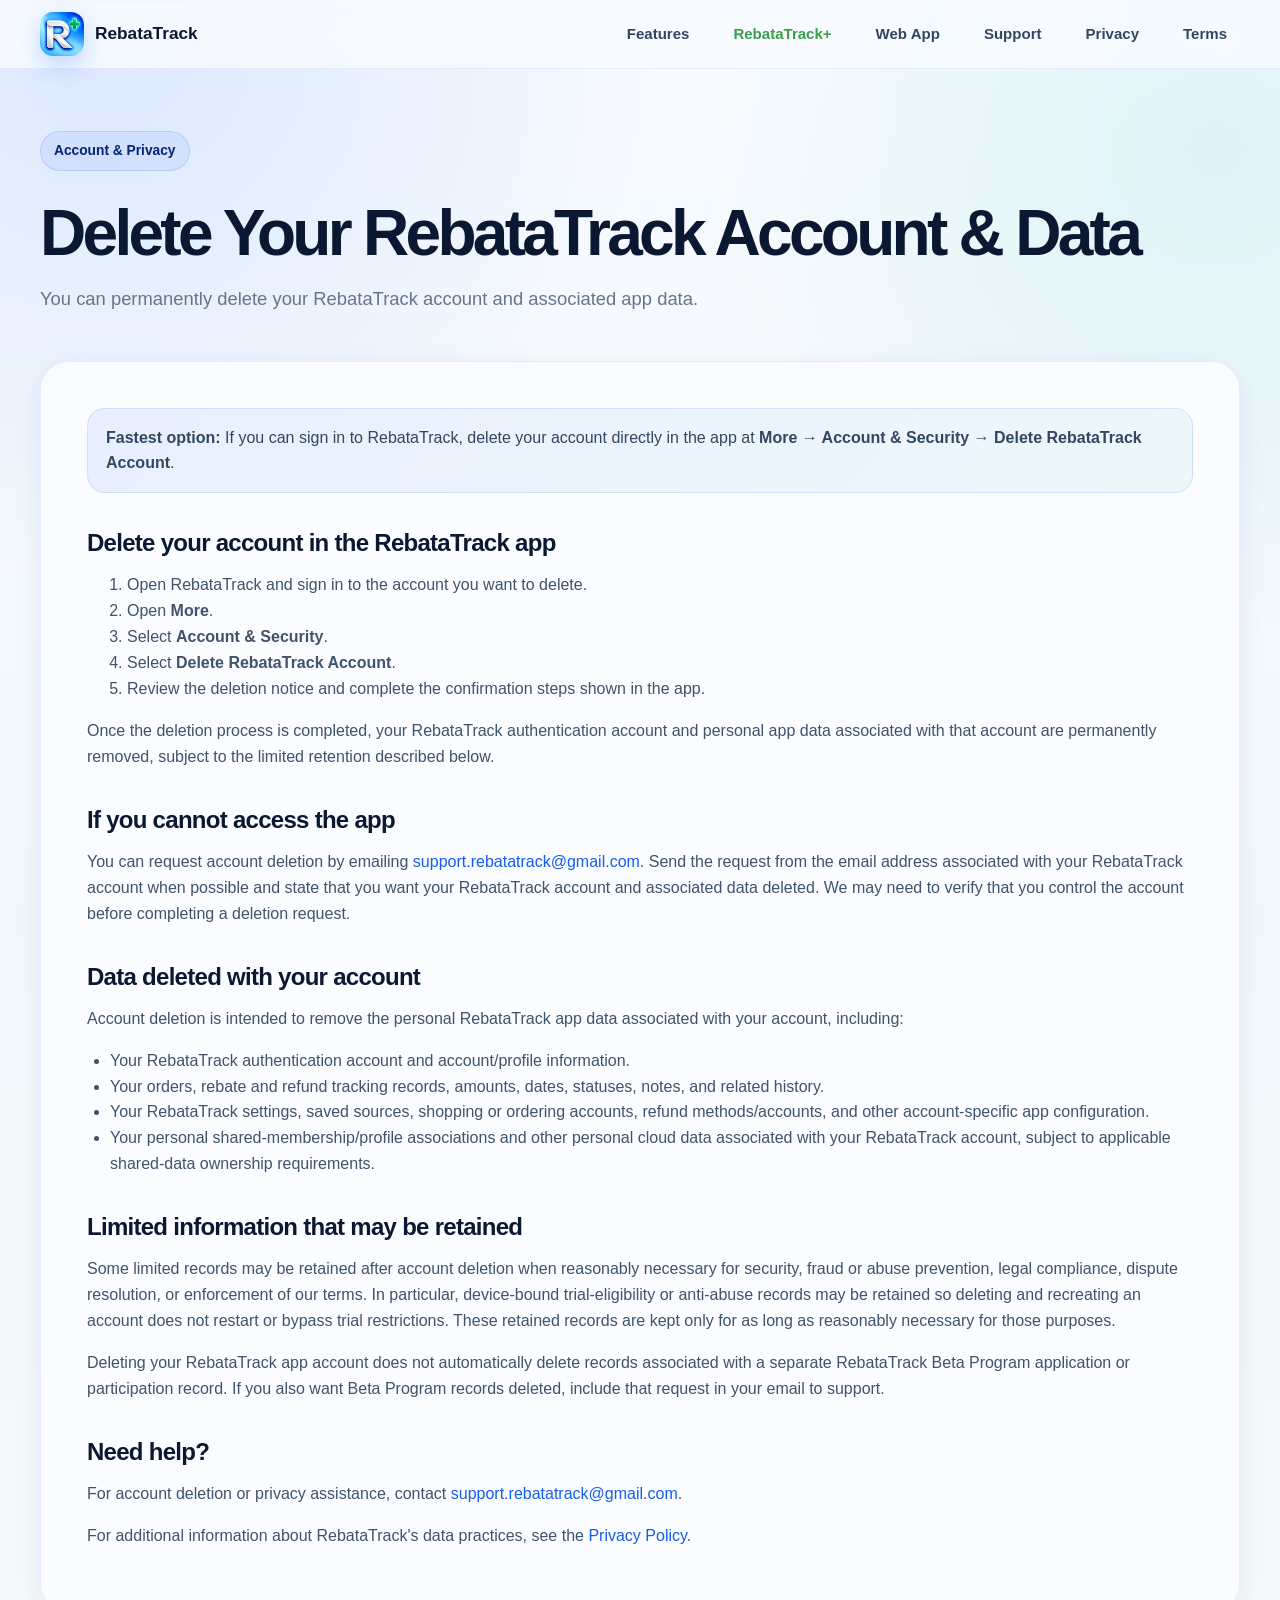
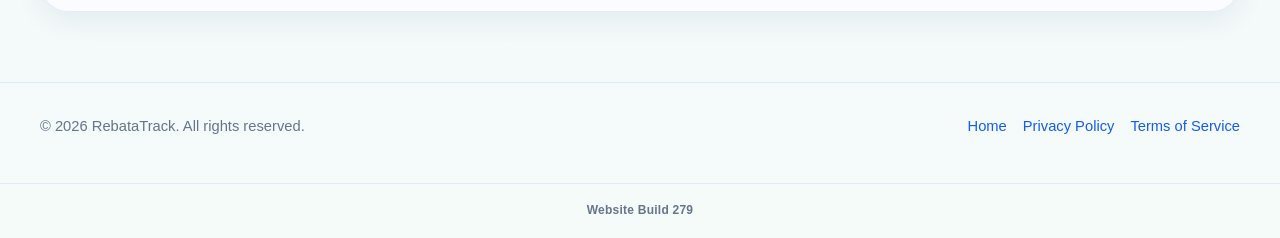
<file: delete-account.html>
<!DOCTYPE html>

<html lang="en"><head><meta charset="utf-8"/><meta content="width=device-width,initial-scale=1" name="viewport"/><meta content="#145cf2" name="theme-color"/><meta content="How to delete your RebataTrack account and associated data." name="description"/><title>Delete Account &amp; Data — RebataTrack</title><link href="app-icon.png?v=128" rel="icon"/><link href="apple-touch-icon.png?v=97" rel="apple-touch-icon"/><link href="favicon-32.png?v=97" rel="icon" sizes="32x32"/><link href="favicon-16.png?v=97" rel="icon" sizes="16x16"/><link href="styles.css?v=278" rel="stylesheet"/></head>
<body>
<header><div class="wrap nav"><a class="brand" href="index.html"><img alt="RebataTrack app icon" src="app-icon.png?v=128"/><span>RebataTrack</span></a><nav><a href="index.html#features">Features</a><a href="index.html#plus"><span class="rebatify-plus-text">RebataTrack+</span></a><a href="https://rebatatrack.web.app/" title="Open the RebataTrack Web App">Web App</a><a href="support.html">Support</a><a href="privacy.html">Privacy</a><a href="terms.html">Terms</a></nav></div></header>
<main><section class="page-head"><div class="wrap"><span class="eyebrow">Account &amp; Privacy</span><h1>Delete Your RebataTrack Account &amp; Data</h1><p class="lead">You can permanently delete your RebataTrack account and associated app data.</p></div></section>
<section class="wrap"><div class="legal-card">
<div class="notice"><strong>Fastest option:</strong> If you can sign in to RebataTrack, delete your account directly in the app at <strong>More → Account &amp; Security → Delete RebataTrack Account</strong>.</div>
<h2>Delete your account in the RebataTrack app</h2>
<ol>
<li>Open RebataTrack and sign in to the account you want to delete.</li>
<li>Open <strong>More</strong>.</li>
<li>Select <strong>Account &amp; Security</strong>.</li>
<li>Select <strong>Delete RebataTrack Account</strong>.</li>
<li>Review the deletion notice and complete the confirmation steps shown in the app.</li>
</ol>
<p>Once the deletion process is completed, your RebataTrack authentication account and personal app data associated with that account are permanently removed, subject to the limited retention described below.</p>
<h2>If you cannot access the app</h2>
<p>You can request account deletion by emailing <a href="mailto:support.rebatatrack@gmail.com?subject=RebataTrack%20Account%20Deletion%20Request">support.rebatatrack@gmail.com</a>. Send the request from the email address associated with your RebataTrack account when possible and state that you want your RebataTrack account and associated data deleted. We may need to verify that you control the account before completing a deletion request.</p>
<h2>Data deleted with your account</h2>
<p>Account deletion is intended to remove the personal RebataTrack app data associated with your account, including:</p>
<ul>
<li>Your RebataTrack authentication account and account/profile information.</li>
<li>Your orders, rebate and refund tracking records, amounts, dates, statuses, notes, and related history.</li>
<li>Your RebataTrack settings, saved sources, shopping or ordering accounts, refund methods/accounts, and other account-specific app configuration.</li>
<li>Your personal shared-membership/profile associations and other personal cloud data associated with your RebataTrack account, subject to applicable shared-data ownership requirements.</li>
</ul>
<h2>Limited information that may be retained</h2>
<p>Some limited records may be retained after account deletion when reasonably necessary for security, fraud or abuse prevention, legal compliance, dispute resolution, or enforcement of our terms. In particular, device-bound trial-eligibility or anti-abuse records may be retained so deleting and recreating an account does not restart or bypass trial restrictions. These retained records are kept only for as long as reasonably necessary for those purposes.</p>
<p>Deleting your RebataTrack app account does not automatically delete records associated with a separate RebataTrack Beta Program application or participation record. If you also want Beta Program records deleted, include that request in your email to support.</p>
<h2>Need help?</h2>
<p>For account deletion or privacy assistance, contact <a href="mailto:support.rebatatrack@gmail.com">support.rebatatrack@gmail.com</a>.</p>
<p>For additional information about RebataTrack's data practices, see the <a href="privacy.html">Privacy Policy</a>.</p>
</div></section></main>
<footer><div class="wrap foot"><div>© 2026 RebataTrack. All rights reserved.</div><div class="foot-links"><a href="index.html">Home</a><a href="privacy.html">Privacy Policy</a><a href="terms.html">Terms of Service</a></div></div></footer>
<script src="public-nav.js?v=224.1"></script>
<footer aria-label="Website build" data-rebatatrack-website-build="" style="text-align:center;padding:18px 12px 20px;color:#66758b;font:700 12px/1.4 -apple-system,BlinkMacSystemFont,'Segoe UI',sans-serif;letter-spacing:.02em;">Website Build</footer>
<script defer="" src="website-version.js?v=278"></script>
</body></html>
</file>
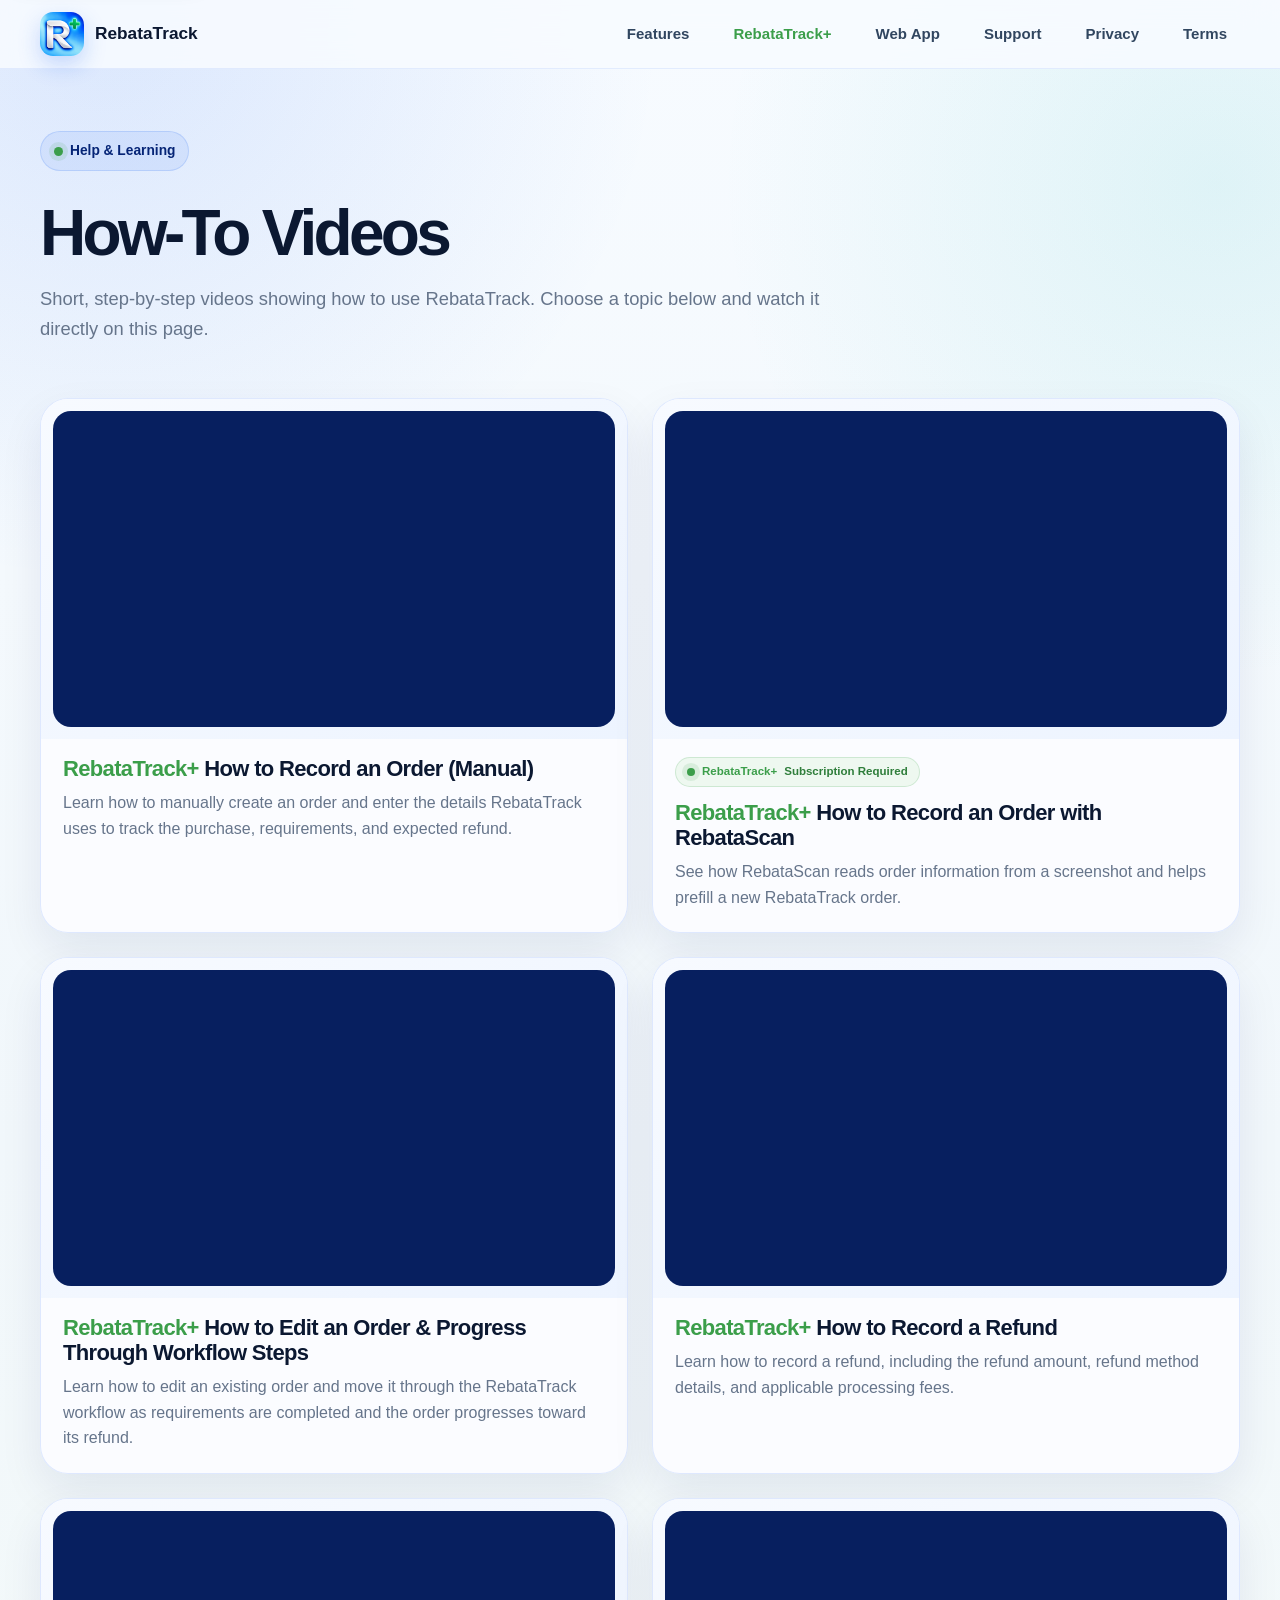
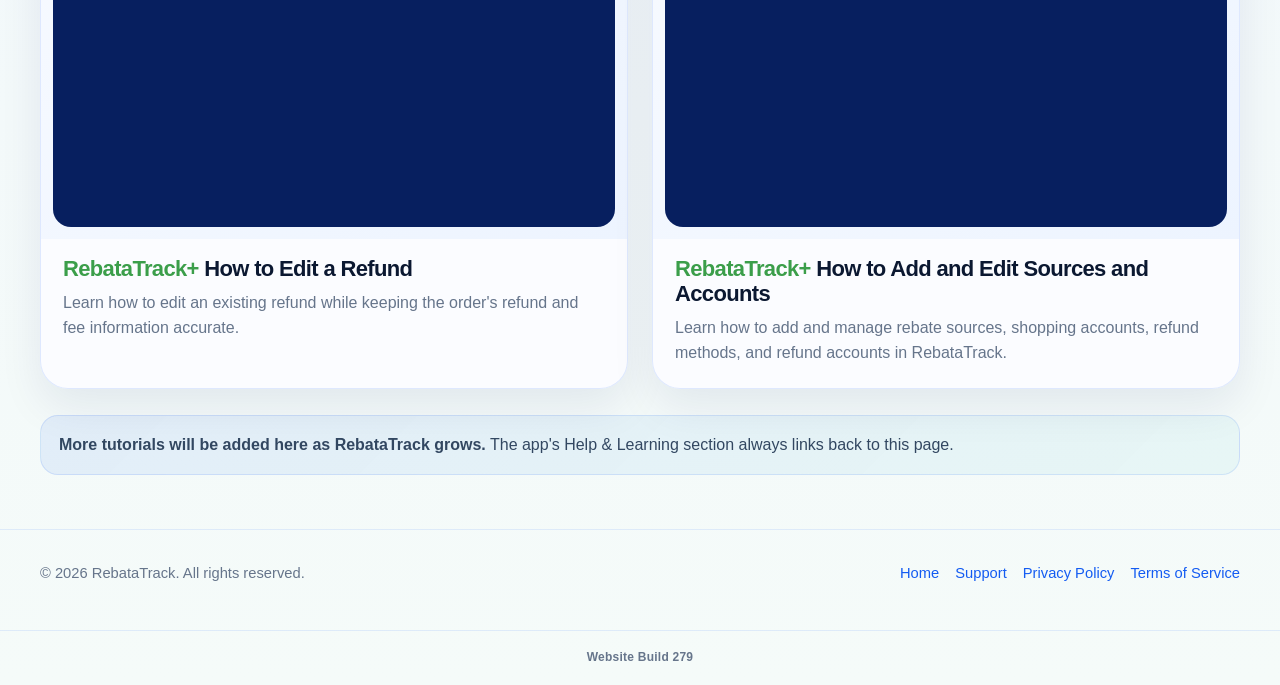
<file: how-to-videos.html>
<!DOCTYPE html>

<html lang="en"><head><meta charset="utf-8"/><meta content="width=device-width,initial-scale=1" name="viewport"/><meta content="#145cf2" name="theme-color"/><meta content="Step-by-step RebataTrack how-to videos for orders, refunds, editing, and app features." name="description"/><title>How-To Videos — RebataTrack</title><link href="app-icon.png?v=118" rel="icon"/><link href="apple-touch-icon.png?v=97" rel="apple-touch-icon"/><link href="favicon-32.png?v=97" rel="icon" sizes="32x32"/><link href="favicon-16.png?v=97" rel="icon" sizes="16x16"/><link href="styles.css?v=278" rel="stylesheet"/></head>
<body>
<header><div class="wrap nav"><a class="brand" href="index.html"><img alt="RebataTrack app icon" src="app-icon.png?v=118"/><span>RebataTrack</span></a><nav><a href="index.html#features">Features</a><a href="index.html#plus"><span class="rebatify-plus-text">RebataTrack+</span></a><a href="https://rebatatrack.web.app/" title="Open the RebataTrack Web App">Web App</a><a href="support.html">Support</a><a href="privacy.html">Privacy</a><a href="terms.html">Terms</a></nav></div></header>
<main>
<section class="page-head"><div class="wrap"><span class="eyebrow"><span class="plus-dot"></span> Help &amp; Learning</span><h1>How-To Videos</h1><p class="lead">Short, step-by-step videos showing how to use RebataTrack. Choose a topic below and watch it directly on this page.</p></div></section>
<section class="wrap howto-section">
<div class="howto-grid">
<article class="howto-card"><div class="howto-video-slot"><iframe allow="accelerometer; autoplay; clipboard-write; encrypted-media; gyroscope; picture-in-picture; web-share" allowfullscreen="" loading="lazy" src="https://www.youtube-nocookie.com/embed/Qf2J9F8B0IU?rel=0&amp;modestbranding=1" title="RebataTrack+ How to Record an Order (Manual)"></iframe></div><div class="howto-copy"><h2><span class="rebatify-plus-text">RebataTrack+</span> How to Record an Order (Manual)</h2><p>Learn how to manually create an order and enter the details RebataTrack uses to track the purchase, requirements, and expected refund.</p></div></article>
<article class="howto-card"><div class="howto-video-slot"><iframe allow="accelerometer; autoplay; clipboard-write; encrypted-media; gyroscope; picture-in-picture; web-share" allowfullscreen="" loading="lazy" src="https://www.youtube-nocookie.com/embed/UtG5-cv7oPM?rel=0&amp;modestbranding=1" title="RebataTrack+ How to Record an Order with RebataScan"></iframe></div><div class="howto-copy"><span class="howto-plus-required"><span class="plus-dot"></span><span class="rebatify-plus-text">RebataTrack+</span> Subscription Required</span><h2><span class="rebatify-plus-text">RebataTrack+</span> How to Record an Order with RebataScan</h2><p>See how RebataScan reads order information from a screenshot and helps prefill a new RebataTrack order.</p></div></article>
<article class="howto-card"><div class="howto-video-slot"><iframe allow="accelerometer; autoplay; clipboard-write; encrypted-media; gyroscope; picture-in-picture; web-share" allowfullscreen="" loading="lazy" src="https://www.youtube-nocookie.com/embed/jEbl7WO-S6s?rel=0&amp;modestbranding=1" title="RebataTrack+ How to Edit an Order &amp; Progress Through Workflow Steps"></iframe></div><div class="howto-copy"><h2><span class="rebatify-plus-text">RebataTrack+</span> How to Edit an Order &amp; Progress Through Workflow Steps</h2><p>Learn how to edit an existing order and move it through the RebataTrack workflow as requirements are completed and the order progresses toward its refund.</p></div></article>
<article class="howto-card"><div class="howto-video-slot"><iframe allow="accelerometer; autoplay; clipboard-write; encrypted-media; gyroscope; picture-in-picture; web-share" allowfullscreen="" loading="lazy" src="https://www.youtube-nocookie.com/embed/kLr5Xwtr6KQ?rel=0&amp;modestbranding=1" title="RebataTrack+ How to Record a Refund"></iframe></div><div class="howto-copy"><h2><span class="rebatify-plus-text">RebataTrack+</span> How to Record a Refund</h2><p>Learn how to record a refund, including the refund amount, refund method details, and applicable processing fees.</p></div></article>
<article class="howto-card"><div class="howto-video-slot"><iframe allow="accelerometer; autoplay; clipboard-write; encrypted-media; gyroscope; picture-in-picture; web-share" allowfullscreen="" loading="lazy" src="https://www.youtube-nocookie.com/embed/4I3fxy457JA?rel=0&amp;modestbranding=1" title="RebataTrack+ How to Edit a Refund"></iframe></div><div class="howto-copy"><h2><span class="rebatify-plus-text">RebataTrack+</span> How to Edit a Refund</h2><p>Learn how to edit an existing refund while keeping the order's refund and fee information accurate.</p></div></article>
<article class="howto-card"><div class="howto-video-slot"><iframe allow="accelerometer; autoplay; clipboard-write; encrypted-media; gyroscope; picture-in-picture; web-share" allowfullscreen="" loading="lazy" src="https://www.youtube-nocookie.com/embed/lNFkGoE24cA?rel=0&amp;modestbranding=1" title="RebataTrack+ How to Add and Edit Sources and Accounts"></iframe></div><div class="howto-copy"><h2><span class="rebatify-plus-text">RebataTrack+</span> How to Add and Edit Sources and Accounts</h2><p>Learn how to add and manage rebate sources, shopping accounts, refund methods, and refund accounts in RebataTrack.</p></div></article>
</div>
<div class="notice howto-note"><strong>More tutorials will be added here as RebataTrack grows.</strong> The app's Help &amp; Learning section always links back to this page.</div>
</section>
</main>
<footer><div class="wrap foot"><div>© 2026 RebataTrack. All rights reserved.</div><div class="foot-links"><a href="index.html">Home</a><a href="support.html">Support</a><a href="privacy.html">Privacy Policy</a><a href="terms.html">Terms of Service</a></div></div></footer>
<script src="public-nav.js?v=224.1"></script>
<footer aria-label="Website build" data-rebatatrack-website-build="" style="text-align:center;padding:18px 12px 20px;color:#66758b;font:700 12px/1.4 -apple-system,BlinkMacSystemFont,'Segoe UI',sans-serif;letter-spacing:.02em;">Website Build</footer>
<script defer="" src="website-version.js?v=278"></script>
</body></html>
</file>
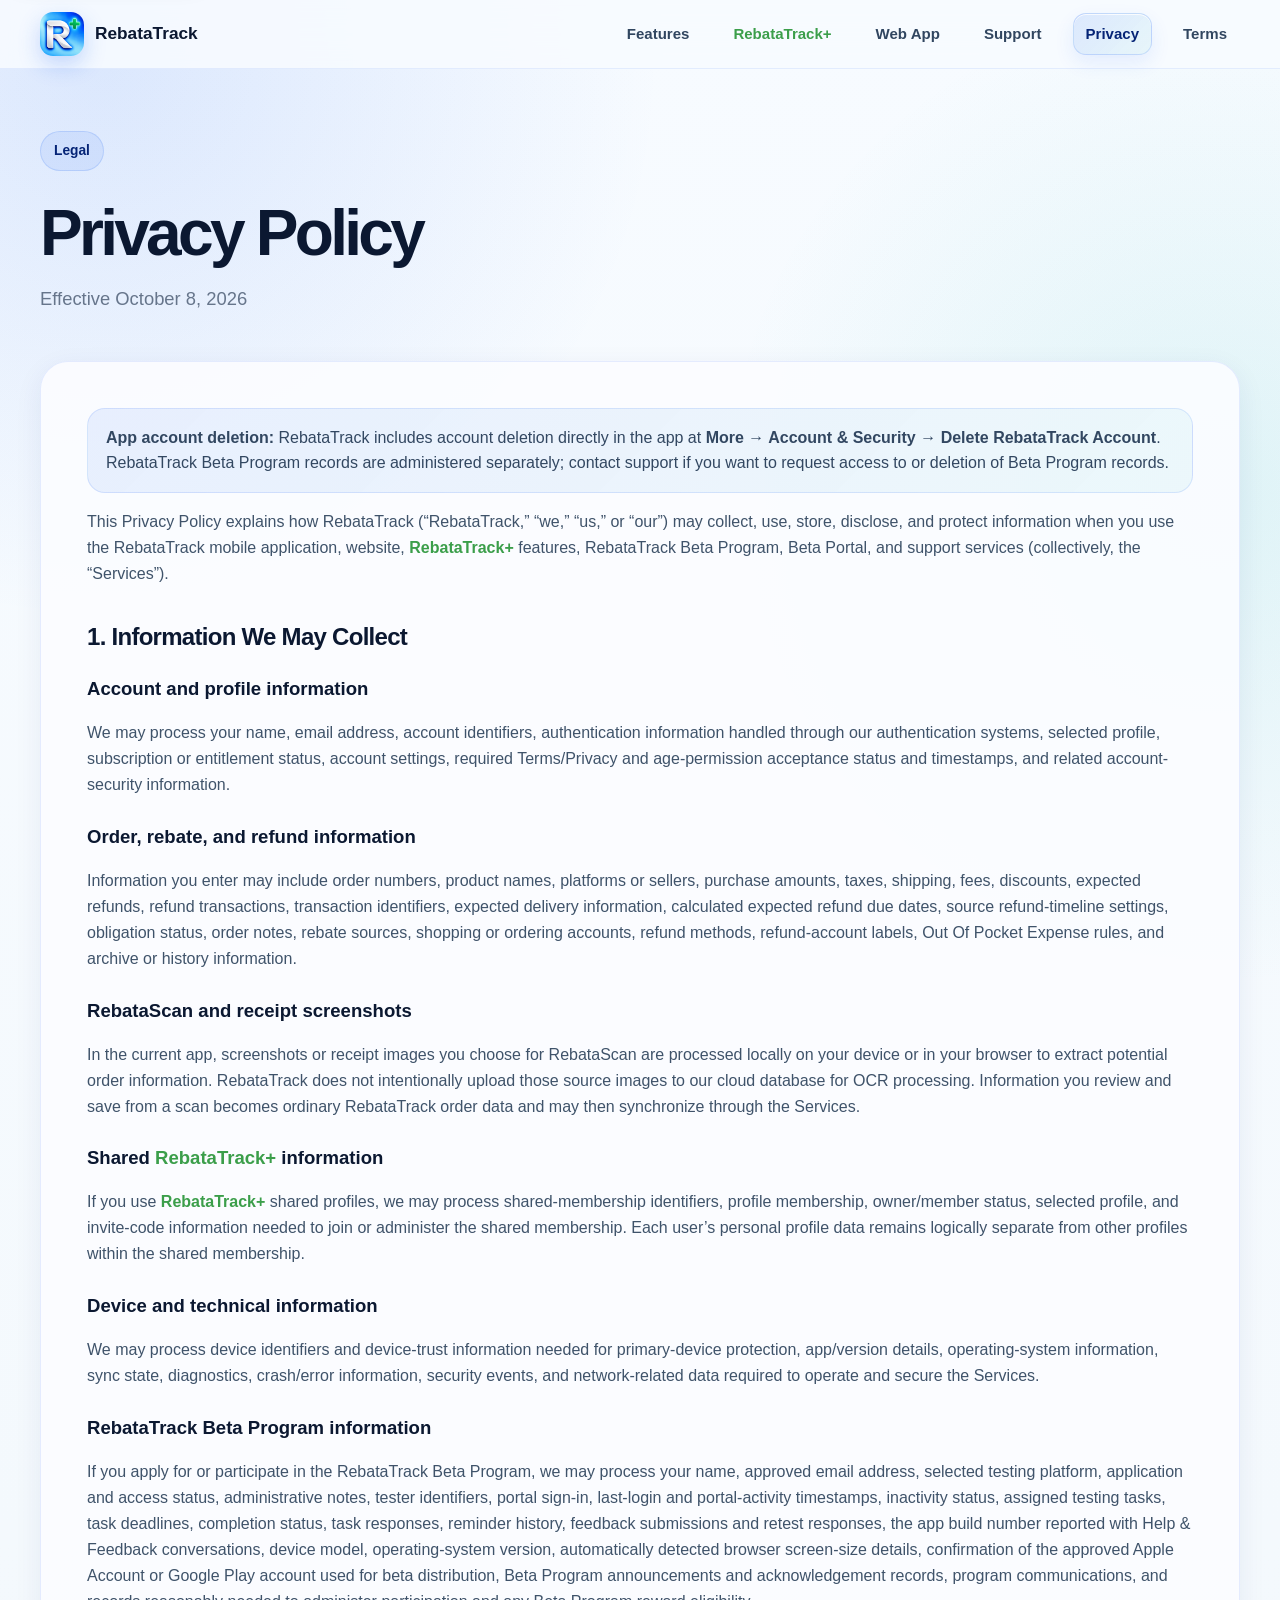
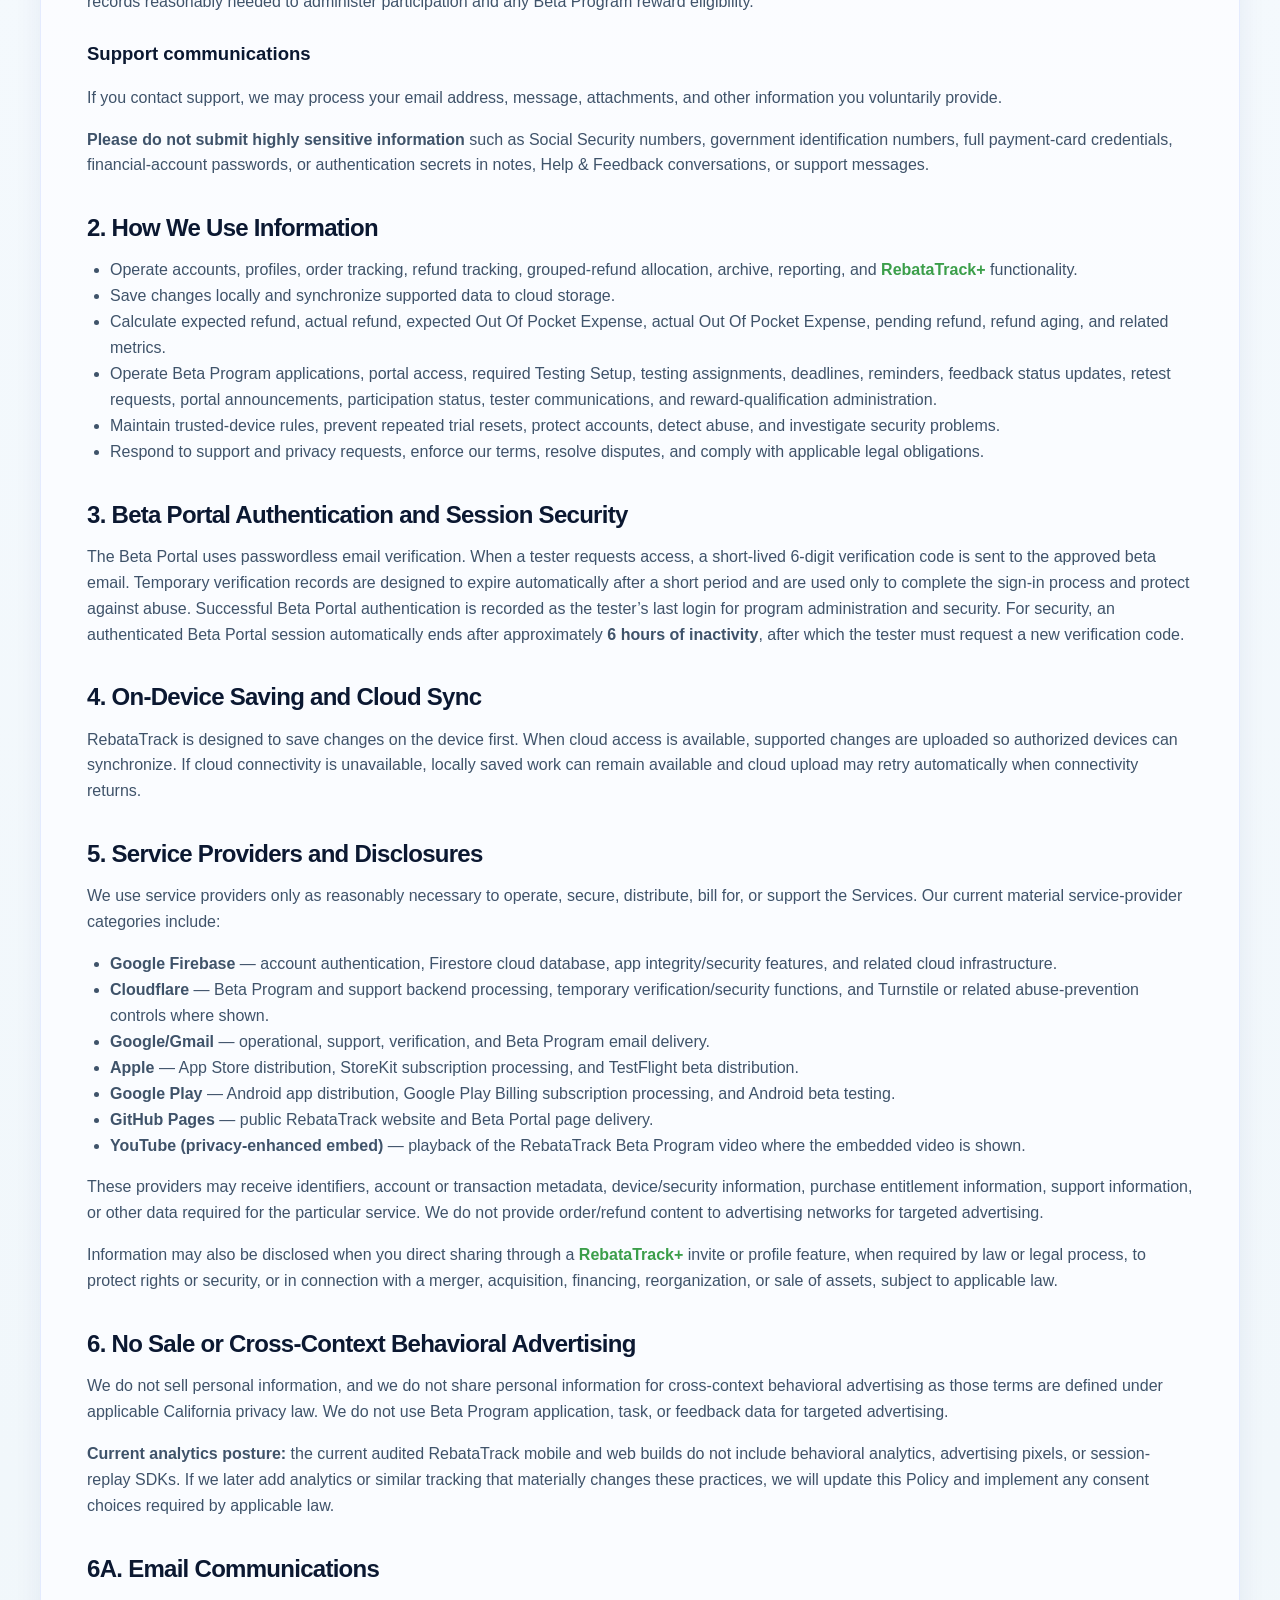
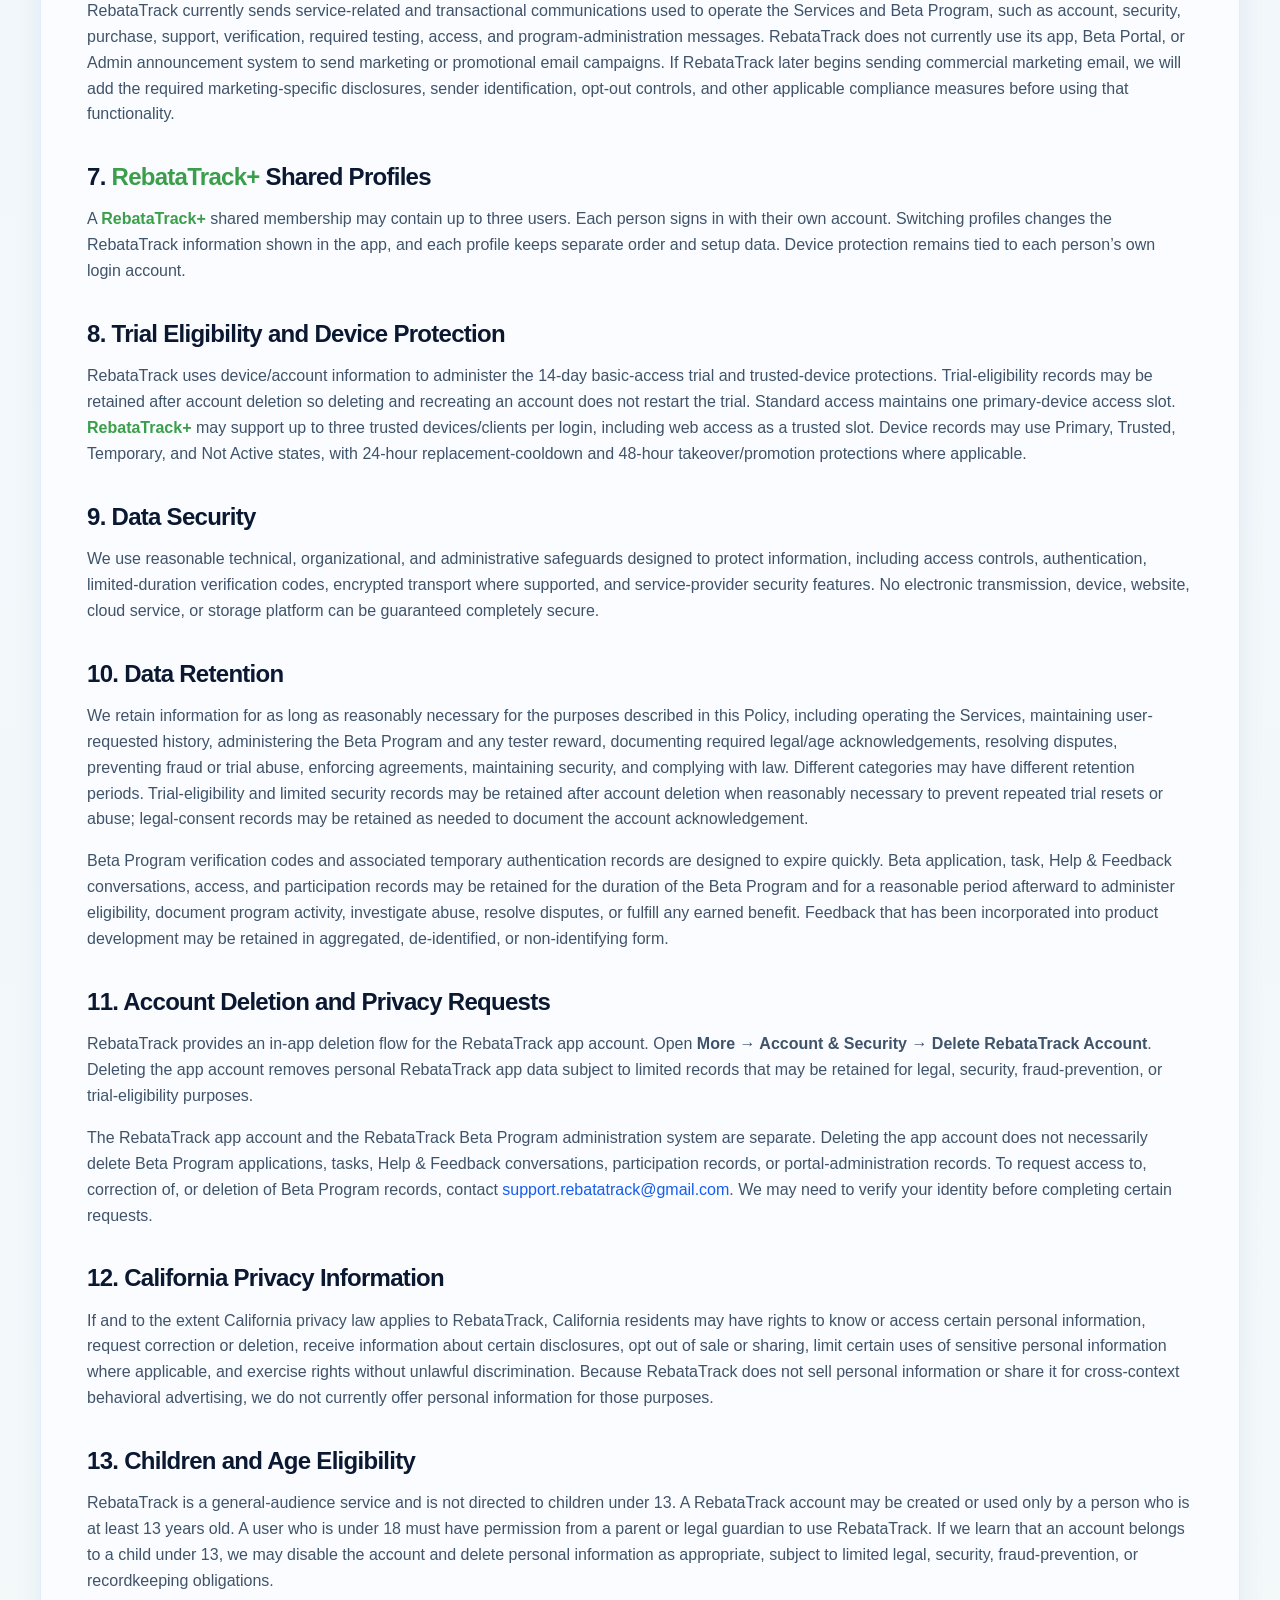
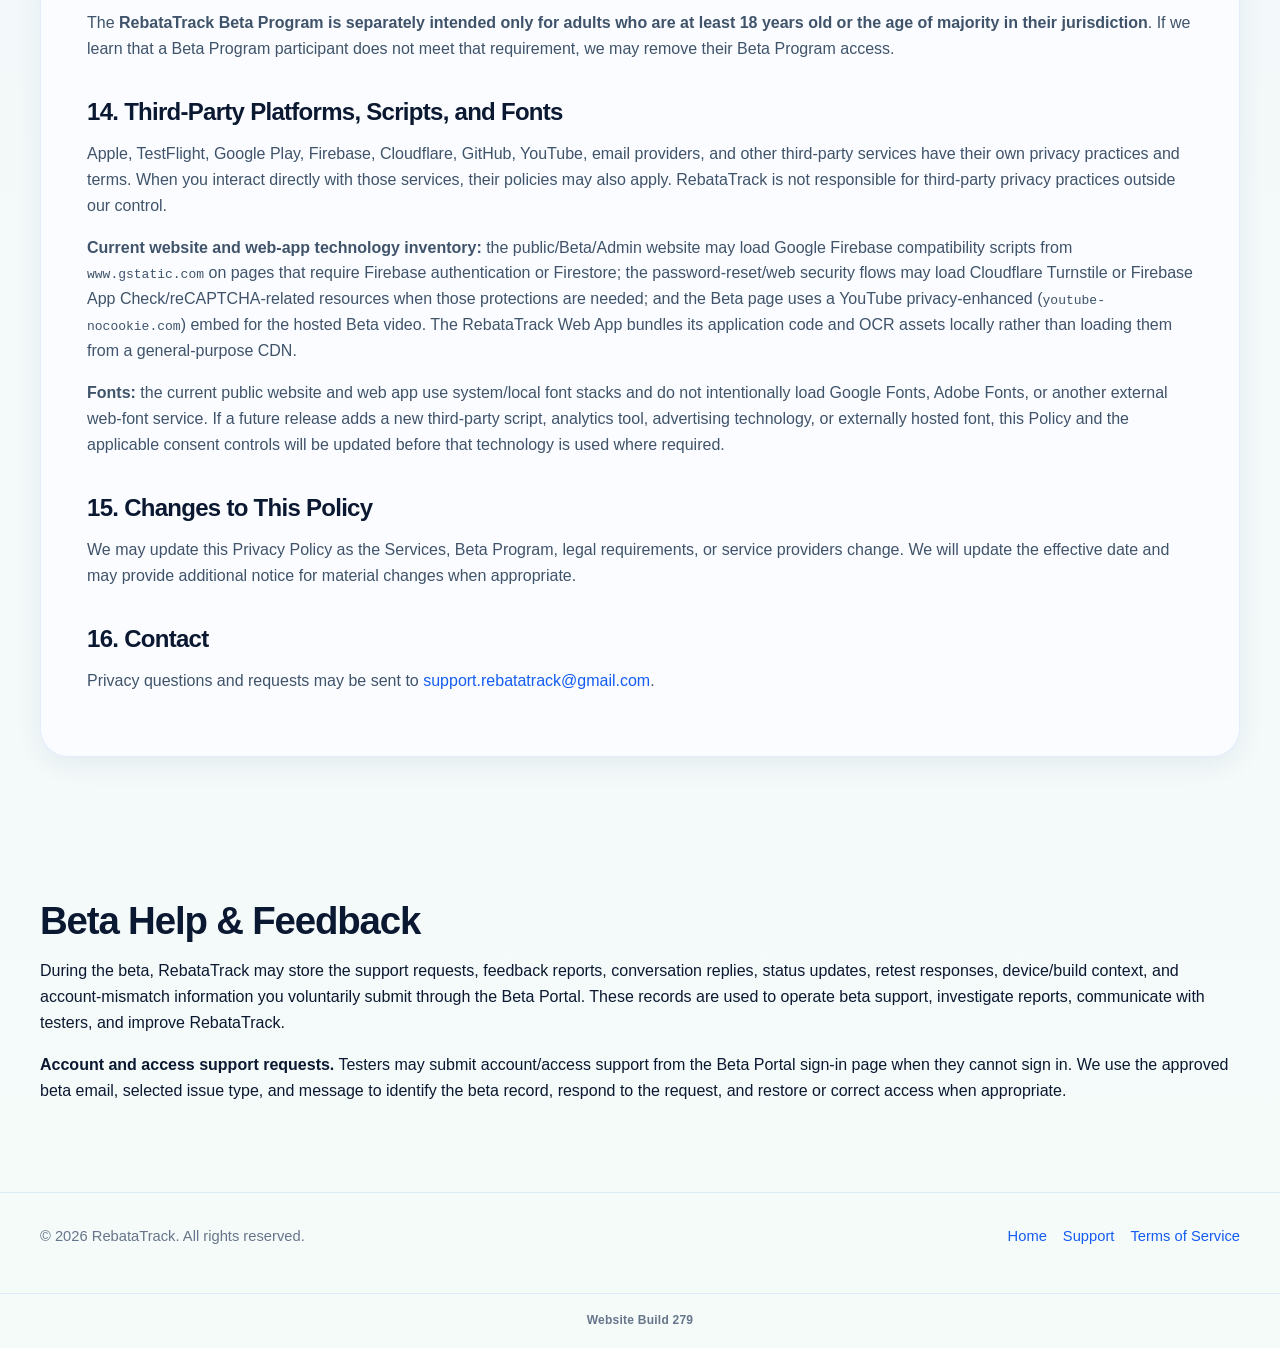
<file: privacy.html>
<!DOCTYPE html>

<html lang="en"><head><meta charset="utf-8"/><meta content="width=device-width,initial-scale=1" name="viewport"/><meta content="#145cf2" name="theme-color"/><meta content="Privacy Policy for RebataTrack, RebataTrack+, and the RebataTrack Beta Program." name="description"/><title>Privacy Policy — RebataTrack</title><link href="app-icon.png?v=128" rel="icon"/><link href="apple-touch-icon.png?v=97" rel="apple-touch-icon"/><link href="favicon-32.png?v=97" rel="icon" sizes="32x32"/><link href="favicon-16.png?v=97" rel="icon" sizes="16x16"/><link href="styles.css?v=278" rel="stylesheet"/></head>
<body>
<header><div class="wrap nav"><a class="brand" href="index.html"><img alt="RebataTrack app icon" src="app-icon.png?v=128"/><span>RebataTrack</span></a><nav><a href="index.html#features">Features</a><a href="index.html#plus"><span class="rebatify-plus-text">RebataTrack+</span></a><a href="https://rebatatrack.web.app/" title="Open the RebataTrack Web App">Web App</a><a href="support.html">Support</a><a aria-current="page" class="nav-current" href="privacy.html">Privacy</a><a href="terms.html">Terms</a></nav></div></header>
<main><section class="page-head"><div class="wrap"><span class="eyebrow">Legal</span><h1>Privacy Policy</h1><p class="lead">Effective October 8, 2026</p></div></section>
<section class="wrap"><div class="legal-card">
<div class="notice"><strong>App account deletion:</strong> RebataTrack includes account deletion directly in the app at <strong>More → Account &amp; Security → Delete RebataTrack Account</strong>. RebataTrack Beta Program records are administered separately; contact support if you want to request access to or deletion of Beta Program records.</div>
<p>This Privacy Policy explains how RebataTrack (“RebataTrack,” “we,” “us,” or “our”) may collect, use, store, disclose, and protect information when you use the RebataTrack mobile application, website, <span class="rebatify-plus-text">RebataTrack+</span> features, RebataTrack Beta Program, Beta Portal, and support services (collectively, the “Services”).</p>
<h2>1. Information We May Collect</h2>
<h3>Account and profile information</h3><p>We may process your name, email address, account identifiers, authentication information handled through our authentication systems, selected profile, subscription or entitlement status, account settings, required Terms/Privacy and age-permission acceptance status and timestamps, and related account-security information.</p>
<h3>Order, rebate, and refund information</h3><p>Information you enter may include order numbers, product names, platforms or sellers, purchase amounts, taxes, shipping, fees, discounts, expected refunds, refund transactions, transaction identifiers, expected delivery information, calculated expected refund due dates, source refund-timeline settings, obligation status, order notes, rebate sources, shopping or ordering accounts, refund methods, refund-account labels, Out Of Pocket Expense rules, and archive or history information.</p><h3>RebataScan and receipt screenshots</h3><p>In the current app, screenshots or receipt images you choose for RebataScan are processed locally on your device or in your browser to extract potential order information. RebataTrack does not intentionally upload those source images to our cloud database for OCR processing. Information you review and save from a scan becomes ordinary RebataTrack order data and may then synchronize through the Services.</p>
<h3>Shared <span class="rebatify-plus-text">RebataTrack+</span> information</h3><p>If you use <span class="rebatify-plus-text">RebataTrack+</span> shared profiles, we may process shared-membership identifiers, profile membership, owner/member status, selected profile, and invite-code information needed to join or administer the shared membership. Each user’s personal profile data remains logically separate from other profiles within the shared membership.</p>
<h3>Device and technical information</h3><p>We may process device identifiers and device-trust information needed for primary-device protection, app/version details, operating-system information, sync state, diagnostics, crash/error information, security events, and network-related data required to operate and secure the Services.</p>
<h3>RebataTrack Beta Program information</h3><p>If you apply for or participate in the RebataTrack Beta Program, we may process your name, approved email address, selected testing platform, application and access status, administrative notes, tester identifiers, portal sign-in, last-login and portal-activity timestamps, inactivity status, assigned testing tasks, task deadlines, completion status, task responses, reminder history, feedback submissions and retest responses, the app build number reported with Help &amp; Feedback conversations, device model, operating-system version, automatically detected browser screen-size details, confirmation of the approved Apple Account or Google Play account used for beta distribution, Beta Program announcements and acknowledgement records, program communications, and records reasonably needed to administer participation and any Beta Program reward eligibility.</p>
<h3>Support communications</h3><p>If you contact support, we may process your email address, message, attachments, and other information you voluntarily provide.</p>
<p><strong>Please do not submit highly sensitive information</strong> such as Social Security numbers, government identification numbers, full payment-card credentials, financial-account passwords, or authentication secrets in notes, Help &amp; Feedback conversations, or support messages.</p>
<h2>2. How We Use Information</h2><ul><li>Operate accounts, profiles, order tracking, refund tracking, grouped-refund allocation, archive, reporting, and <span class="rebatify-plus-text">RebataTrack+</span> functionality.</li><li>Save changes locally and synchronize supported data to cloud storage.</li><li>Calculate expected refund, actual refund, expected Out Of Pocket Expense, actual Out Of Pocket Expense, pending refund, refund aging, and related metrics.</li><li>Operate Beta Program applications, portal access, required Testing Setup, testing assignments, deadlines, reminders, feedback status updates, retest requests, portal announcements, participation status, tester communications, and reward-qualification administration.</li><li>Maintain trusted-device rules, prevent repeated trial resets, protect accounts, detect abuse, and investigate security problems.</li><li>Respond to support and privacy requests, enforce our terms, resolve disputes, and comply with applicable legal obligations.</li></ul>
<h2>3. Beta Portal Authentication and Session Security</h2><p>The Beta Portal uses passwordless email verification. When a tester requests access, a short-lived 6-digit verification code is sent to the approved beta email. Temporary verification records are designed to expire automatically after a short period and are used only to complete the sign-in process and protect against abuse. Successful Beta Portal authentication is recorded as the tester’s last login for program administration and security. For security, an authenticated Beta Portal session automatically ends after approximately <strong>6 hours of inactivity</strong>, after which the tester must request a new verification code.</p>
<h2>4. On-Device Saving and Cloud Sync</h2><p>RebataTrack is designed to save changes on the device first. When cloud access is available, supported changes are uploaded so authorized devices can synchronize. If cloud connectivity is unavailable, locally saved work can remain available and cloud upload may retry automatically when connectivity returns.</p>
<h2>5. Service Providers and Disclosures</h2><p>We use service providers only as reasonably necessary to operate, secure, distribute, bill for, or support the Services. Our current material service-provider categories include:</p><ul><li><strong>Google Firebase</strong> — account authentication, Firestore cloud database, app integrity/security features, and related cloud infrastructure.</li><li><strong>Cloudflare</strong> — Beta Program and support backend processing, temporary verification/security functions, and Turnstile or related abuse-prevention controls where shown.</li><li><strong>Google/Gmail</strong> — operational, support, verification, and Beta Program email delivery.</li><li><strong>Apple</strong> — App Store distribution, StoreKit subscription processing, and TestFlight beta distribution.</li><li><strong>Google Play</strong> — Android app distribution, Google Play Billing subscription processing, and Android beta testing.</li><li><strong>GitHub Pages</strong> — public RebataTrack website and Beta Portal page delivery.</li><li><strong>YouTube (privacy-enhanced embed)</strong> — playback of the RebataTrack Beta Program video where the embedded video is shown.</li></ul><p>These providers may receive identifiers, account or transaction metadata, device/security information, purchase entitlement information, support information, or other data required for the particular service. We do not provide order/refund content to advertising networks for targeted advertising.</p><p>Information may also be disclosed when you direct sharing through a <span class="rebatify-plus-text">RebataTrack+</span> invite or profile feature, when required by law or legal process, to protect rights or security, or in connection with a merger, acquisition, financing, reorganization, or sale of assets, subject to applicable law.</p>
<h2>6. No Sale or Cross-Context Behavioral Advertising</h2><p>We do not sell personal information, and we do not share personal information for cross-context behavioral advertising as those terms are defined under applicable California privacy law. We do not use Beta Program application, task, or feedback data for targeted advertising.</p><p><strong>Current analytics posture:</strong> the current audited RebataTrack mobile and web builds do not include behavioral analytics, advertising pixels, or session-replay SDKs. If we later add analytics or similar tracking that materially changes these practices, we will update this Policy and implement any consent choices required by applicable law.</p>
<h2>6A. Email Communications</h2><p>RebataTrack currently sends service-related and transactional communications used to operate the Services and Beta Program, such as account, security, purchase, support, verification, required testing, access, and program-administration messages. RebataTrack does not currently use its app, Beta Portal, or Admin announcement system to send marketing or promotional email campaigns. If RebataTrack later begins sending commercial marketing email, we will add the required marketing-specific disclosures, sender identification, opt-out controls, and other applicable compliance measures before using that functionality.</p>
<h2>7. <span class="rebatify-plus-text">RebataTrack+</span> Shared Profiles</h2><p>A <span class="rebatify-plus-text">RebataTrack+</span> shared membership may contain up to three users. Each person signs in with their own account. Switching profiles changes the RebataTrack information shown in the app, and each profile keeps separate order and setup data. Device protection remains tied to each person’s own login account.</p>
<h2>8. Trial Eligibility and Device Protection</h2><p>RebataTrack uses device/account information to administer the 14-day basic-access trial and trusted-device protections. Trial-eligibility records may be retained after account deletion so deleting and recreating an account does not restart the trial. Standard access maintains one primary-device access slot. <span class="rebatify-plus-text">RebataTrack+</span> may support up to three trusted devices/clients per login, including web access as a trusted slot. Device records may use Primary, Trusted, Temporary, and Not Active states, with 24-hour replacement-cooldown and 48-hour takeover/promotion protections where applicable.</p>
<h2>9. Data Security</h2><p>We use reasonable technical, organizational, and administrative safeguards designed to protect information, including access controls, authentication, limited-duration verification codes, encrypted transport where supported, and service-provider security features. No electronic transmission, device, website, cloud service, or storage platform can be guaranteed completely secure.</p>
<h2>10. Data Retention</h2><p>We retain information for as long as reasonably necessary for the purposes described in this Policy, including operating the Services, maintaining user-requested history, administering the Beta Program and any tester reward, documenting required legal/age acknowledgements, resolving disputes, preventing fraud or trial abuse, enforcing agreements, maintaining security, and complying with law. Different categories may have different retention periods. Trial-eligibility and limited security records may be retained after account deletion when reasonably necessary to prevent repeated trial resets or abuse; legal-consent records may be retained as needed to document the account acknowledgement.</p><p>Beta Program verification codes and associated temporary authentication records are designed to expire quickly. Beta application, task, Help &amp; Feedback conversations, access, and participation records may be retained for the duration of the Beta Program and for a reasonable period afterward to administer eligibility, document program activity, investigate abuse, resolve disputes, or fulfill any earned benefit. Feedback that has been incorporated into product development may be retained in aggregated, de-identified, or non-identifying form.</p>
<h2>11. Account Deletion and Privacy Requests</h2><p>RebataTrack provides an in-app deletion flow for the RebataTrack app account. Open <strong>More → Account &amp; Security → Delete RebataTrack Account</strong>. Deleting the app account removes personal RebataTrack app data subject to limited records that may be retained for legal, security, fraud-prevention, or trial-eligibility purposes.</p><p>The RebataTrack app account and the RebataTrack Beta Program administration system are separate. Deleting the app account does not necessarily delete Beta Program applications, tasks, Help &amp; Feedback conversations, participation records, or portal-administration records. To request access to, correction of, or deletion of Beta Program records, contact <a href="mailto:support.rebatatrack@gmail.com">support.rebatatrack@gmail.com</a>. We may need to verify your identity before completing certain requests.</p>
<h2>12. California Privacy Information</h2><p>If and to the extent California privacy law applies to RebataTrack, California residents may have rights to know or access certain personal information, request correction or deletion, receive information about certain disclosures, opt out of sale or sharing, limit certain uses of sensitive personal information where applicable, and exercise rights without unlawful discrimination. Because RebataTrack does not sell personal information or share it for cross-context behavioral advertising, we do not currently offer personal information for those purposes.</p>
<h2>13. Children and Age Eligibility</h2><p>RebataTrack is a general-audience service and is not directed to children under 13. A RebataTrack account may be created or used only by a person who is at least 13 years old. A user who is under 18 must have permission from a parent or legal guardian to use RebataTrack. If we learn that an account belongs to a child under 13, we may disable the account and delete personal information as appropriate, subject to limited legal, security, fraud-prevention, or recordkeeping obligations.</p><p>The <strong>RebataTrack Beta Program is separately intended only for adults who are at least 18 years old or the age of majority in their jurisdiction</strong>. If we learn that a Beta Program participant does not meet that requirement, we may remove their Beta Program access.</p>
<h2>14. Third-Party Platforms, Scripts, and Fonts</h2><p>Apple, TestFlight, Google Play, Firebase, Cloudflare, GitHub, YouTube, email providers, and other third-party services have their own privacy practices and terms. When you interact directly with those services, their policies may also apply. RebataTrack is not responsible for third-party privacy practices outside our control.</p><p><strong>Current website and web-app technology inventory:</strong> the public/Beta/Admin website may load Google Firebase compatibility scripts from <code>www.gstatic.com</code> on pages that require Firebase authentication or Firestore; the password-reset/web security flows may load Cloudflare Turnstile or Firebase App Check/reCAPTCHA-related resources when those protections are needed; and the Beta page uses a YouTube privacy-enhanced (<code>youtube-nocookie.com</code>) embed for the hosted Beta video. The RebataTrack Web App bundles its application code and OCR assets locally rather than loading them from a general-purpose CDN.</p><p><strong>Fonts:</strong> the current public website and web app use system/local font stacks and do not intentionally load Google Fonts, Adobe Fonts, or another external web-font service. If a future release adds a new third-party script, analytics tool, advertising technology, or externally hosted font, this Policy and the applicable consent controls will be updated before that technology is used where required.</p>
<h2>15. Changes to This Policy</h2><p>We may update this Privacy Policy as the Services, Beta Program, legal requirements, or service providers change. We will update the effective date and may provide additional notice for material changes when appropriate.</p>
<h2>16. Contact</h2><p>Privacy questions and requests may be sent to <a href="mailto:support.rebatatrack@gmail.com">support.rebatatrack@gmail.com</a>.</p>
</div></section><section class="section"><div class="wrap"><h2>Beta Help &amp; Feedback</h2><p>During the beta, RebataTrack may store the support requests, feedback reports, conversation replies, status updates, retest responses, device/build context, and account-mismatch information you voluntarily submit through the Beta Portal. These records are used to operate beta support, investigate reports, communicate with testers, and improve RebataTrack.</p><p><strong>Account and access support requests.</strong> Testers may submit account/access support from the Beta Portal sign-in page when they cannot sign in. We use the approved beta email, selected issue type, and message to identify the beta record, respond to the request, and restore or correct access when appropriate.</p></div></section></main>
<footer><div class="wrap foot"><div>© 2026 RebataTrack. All rights reserved.</div><div class="foot-links"><a href="index.html">Home</a><a href="support.html">Support</a><a href="terms.html">Terms of Service</a></div></div></footer>
<script src="public-nav.js?v=224.1"></script>
<footer aria-label="Website build" data-rebatatrack-website-build="" style="text-align:center;padding:18px 12px 20px;color:#66758b;font:700 12px/1.4 -apple-system,BlinkMacSystemFont,'Segoe UI',sans-serif;letter-spacing:.02em;">Website Build</footer>
<script defer="" src="website-version.js?v=278"></script>
</body></html>
</file>
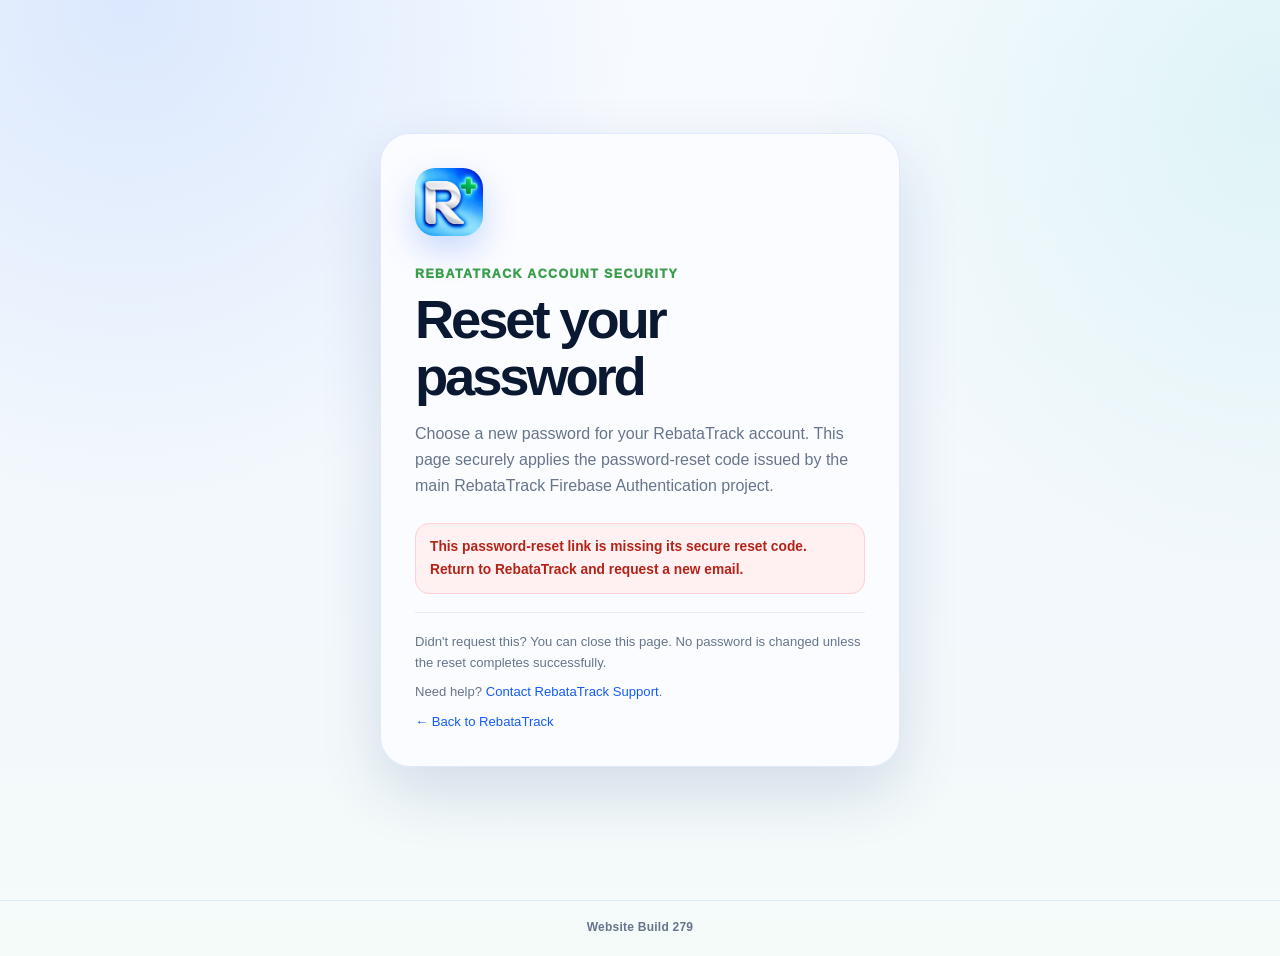
<file: reset-password.html>
<!DOCTYPE html>

<html lang="en">
<head>
<meta charset="utf-8"/>
<meta content="width=device-width,initial-scale=1" name="viewport"/>
<meta content="#145cf2" name="theme-color"/>
<meta content="noindex,nofollow,noarchive,nosnippet" name="robots"/>
<title>Reset Your RebataTrack Password</title>
<link href="app-icon.png?v=121" rel="icon"/><link href="apple-touch-icon.png?v=97" rel="apple-touch-icon"/><link href="favicon-32.png?v=97" rel="icon" sizes="32x32"/><link href="favicon-16.png?v=97" rel="icon" sizes="16x16"/>
<link href="styles.css?v=278" rel="stylesheet"/>
<style>
.reset-password-form{display:grid;gap:14px;margin-top:22px}.reset-password-form .beta-field{margin:0}.reset-password-form input{width:100%;box-sizing:border-box;padding:13px 14px;border:1px solid rgba(20,92,242,.17);border-radius:14px;background:#fff;color:var(--ink);font:inherit;outline:none}.reset-password-form input:focus{border-color:rgba(20,92,242,.5);box-shadow:0 0 0 4px rgba(20,92,242,.08)}.reset-password-help{font-size:.78rem;color:var(--muted);line-height:1.5;margin-top:-5px}.reset-password-success{padding:18px;border-radius:18px;background:var(--green-soft);border:1px solid var(--green-line);color:#267a36;margin-top:20px}.reset-password-success h2{margin:0 0 7px;font-size:1.25rem}.reset-password-success p{margin:0;color:#466652}.reset-password-status{margin-top:16px}
</style>
</head>
<body class="portal-body">
<main class="portal-auth-shell">
<section class="portal-auth-card">
<a aria-label="RebataTrack home" class="portal-logo" href="index.html"><img alt="RebataTrack app icon" src="app-icon.png?v=121"/></a>
<div class="portal-kicker">RebataTrack Account Security</div>
<h1>Reset your password</h1>
<p class="portal-auth-lead">Choose a new password for your RebataTrack account. This page securely applies the password-reset code issued by the main RebataTrack Firebase Authentication project.</p>
<div class="portal-alert error reset-password-status" hidden="" id="resetError"></div>
<div class="portal-alert warning reset-password-status" id="resetChecking">Checking your password-reset link…</div>
<form class="reset-password-form" hidden="" id="resetForm">
<div class="beta-field">
<label for="newPassword">New password</label>
<div class="password-field-wrap"><input autocomplete="new-password" id="newPassword" minlength="6" required="" type="password"/><button aria-label="Show new password" aria-pressed="false" class="password-visibility-toggle" data-password-toggle="newPassword" type="button"><svg aria-hidden="true" class="password-eye-open" viewbox="0 0 24 24"><path d="M2.5 12s3.5-6 9.5-6 9.5 6 9.5 6-3.5 6-9.5 6-9.5-6-9.5-6Z"></path><circle cx="12" cy="12" r="2.7"></circle></svg><svg aria-hidden="true" class="password-eye-closed" viewbox="0 0 24 24"><path d="m3 3 18 18"></path><path d="M10.6 6.1A10.6 10.6 0 0 1 12 6c6 0 9.5 6 9.5 6a17.7 17.7 0 0 1-3 3.7M6.4 6.5C3.8 8.2 2.5 12 2.5 12s3.5 6 9.5 6a9.8 9.8 0 0 0 3.1-.5"></path><path d="M9.9 9.8a3 3 0 0 0 4.3 4.3"></path></svg></button></div>
</div>
<div class="beta-field">
<label for="confirmPassword">Confirm new password</label>
<div class="password-field-wrap"><input autocomplete="new-password" id="confirmPassword" minlength="6" required="" type="password"/><button aria-label="Show confirmation password" aria-pressed="false" class="password-visibility-toggle" data-password-toggle="confirmPassword" type="button"><svg aria-hidden="true" class="password-eye-open" viewbox="0 0 24 24"><path d="M2.5 12s3.5-6 9.5-6 9.5 6 9.5 6-3.5 6-9.5 6-9.5-6-9.5-6Z"></path><circle cx="12" cy="12" r="2.7"></circle></svg><svg aria-hidden="true" class="password-eye-closed" viewbox="0 0 24 24"><path d="m3 3 18 18"></path><path d="M10.6 6.1A10.6 10.6 0 0 1 12 6c6 0 9.5 6 9.5 6-3.5 6-9.5 6a9.8 9.8 0 0 1-3.1-.5"></path><path d="M6.4 6.5C3.8 8.2 2.5 12 2.5 12s3.5 6 9.5 6"></path><path d="M9.9 9.8a3 3 0 0 0 4.3 4.3"></path></svg></button></div>
</div>
<div class="reset-password-help">Use at least 6 characters. If your RebataTrack account has a stronger Firebase password policy, that policy will also be enforced.</div>
<button class="beta-submit" id="resetSubmit" type="submit">Update Password <span aria-hidden="true">→</span></button>
</form>
<div class="reset-password-success" hidden="" id="resetSuccess">
<h2>Password updated</h2>
<p>Your RebataTrack password has been changed. You can close this page and sign in to RebataTrack with your new password.</p>
</div>
<div class="portal-auth-footer">
<p>Didn't request this? You can close this page. No password is changed unless the reset completes successfully.</p>
<p>Need help? <a href="mailto:support.rebatatrack@gmail.com">Contact RebataTrack Support</a>.</p>
<a href="index.html">← Back to RebataTrack</a>
</div>
</section>
</main>
<script>
(() => {
  const API_KEY = 'AIzaSyA6niyC49MD-Ymrg0tuERpAR4frI6ZfsJE';
  const params = new URLSearchParams(location.search);
  const oobCode = params.get('oobCode') || '';
  const sessionEventToken = params.get('rebatifySessionEvent') || '';
  const EMAIL_WORKER_URL = 'https://rebatify-app-email.support-rebatifyapp.workers.dev';
  const checking = document.getElementById('resetChecking');
  const errorBox = document.getElementById('resetError');
  const form = document.getElementById('resetForm');
  const success = document.getElementById('resetSuccess');
  const submit = document.getElementById('resetSubmit');
  const newPassword = document.getElementById('newPassword');
  const confirmPassword = document.getElementById('confirmPassword');
  document.querySelectorAll('[data-password-toggle]').forEach(button => {
    button.addEventListener('click', () => {
      const input = document.getElementById(button.getAttribute('data-password-toggle'));
      if (!input) return;
      const reveal = input.type === 'password';
      input.type = reveal ? 'text' : 'password';
      button.setAttribute('aria-pressed', reveal ? 'true' : 'false');
      button.setAttribute('aria-label', reveal ? 'Hide password' : 'Show password');
      button.classList.toggle('is-visible', reveal);
      requestAnimationFrame(() => { try { input.setSelectionRange(input.value.length, input.value.length); } catch (_) {} });
    });
  });

  function showError(message) {
    checking.hidden = true;
    errorBox.textContent = message;
    errorBox.hidden = false;
    form.hidden = true;
  }

  function friendlyError(code) {
    const value = String(code || '');
    if (value.includes('EXPIRED_OOB_CODE')) return 'This password-reset link has expired. Return to RebataTrack and request a new one.';
    if (value.includes('INVALID_OOB_CODE')) return 'This password-reset link is invalid or has already been used. Return to RebataTrack and request a new one.';
    if (value.includes('WEAK_PASSWORD') || value.includes('PASSWORD_DOES_NOT_MEET_REQUIREMENTS')) return 'That password does not meet the RebataTrack account password requirements. Please choose a stronger password.';
    return 'We could not complete this password reset. Return to RebataTrack and request a new password-reset email.';
  }

  async function authRequest(payload) {
    const response = await fetch(`https://identitytoolkit.googleapis.com/v1/accounts:resetPassword?key=${encodeURIComponent(API_KEY)}`, {
      method: 'POST', headers: { 'Content-Type': 'application/json' }, body: JSON.stringify(payload)
    });
    const data = await response.json().catch(() => ({}));
    if (!response.ok) throw new Error(data?.error?.message || 'PASSWORD_RESET_FAILED');
    return data;
  }

  async function notifySignedInClients() {
    if (!oobCode || !sessionEventToken) return;
    try {
      await fetch(`${EMAIL_WORKER_URL}/v1/password-reset-complete`, {
        method: 'POST',
        headers: { 'Content-Type': 'application/json' },
        body: JSON.stringify({ oobCode, eventToken: sessionEventToken })
      });
    } catch (_) {
      // Firebase has already changed the password. Session notification is best-effort and
      // must never make a successful password reset look like it failed.
    }
  }

  async function verifyCode() {
    if (!oobCode) { showError('This password-reset link is missing its secure reset code. Return to RebataTrack and request a new email.'); return; }
    try {
      await authRequest({ oobCode });
      checking.hidden = true;
      form.hidden = false;
      newPassword.focus();
    } catch (error) {
      showError(friendlyError(error.message));
    }
  }

  form.addEventListener('submit', async (event) => {
    event.preventDefault();
    errorBox.hidden = true;
    if (newPassword.value.length < 6) { errorBox.textContent = 'Enter a password with at least 6 characters.'; errorBox.hidden = false; return; }
    if (newPassword.value !== confirmPassword.value) { errorBox.textContent = 'The two passwords do not match.'; errorBox.hidden = false; return; }
    submit.disabled = true; submit.textContent = 'Updating Password…';
    try {
      await authRequest({ oobCode, newPassword: newPassword.value });
      await notifySignedInClients();
      form.hidden = true; success.hidden = false;
      history.replaceState(null, '', location.pathname);
    } catch (error) {
      errorBox.textContent = friendlyError(error.message); errorBox.hidden = false;
    } finally {
      submit.disabled = false; submit.innerHTML = 'Update Password <span aria-hidden="true">→</span>';
    }
  });

  verifyCode();
})();
</script>
<footer aria-label="Website build" data-rebatatrack-website-build="" style="text-align:center;padding:18px 12px 20px;color:#66758b;font:700 12px/1.4 -apple-system,BlinkMacSystemFont,'Segoe UI',sans-serif;letter-spacing:.02em;">Website Build</footer>
<script defer="" src="website-version.js?v=278"></script>
</body>
</html>
</file>
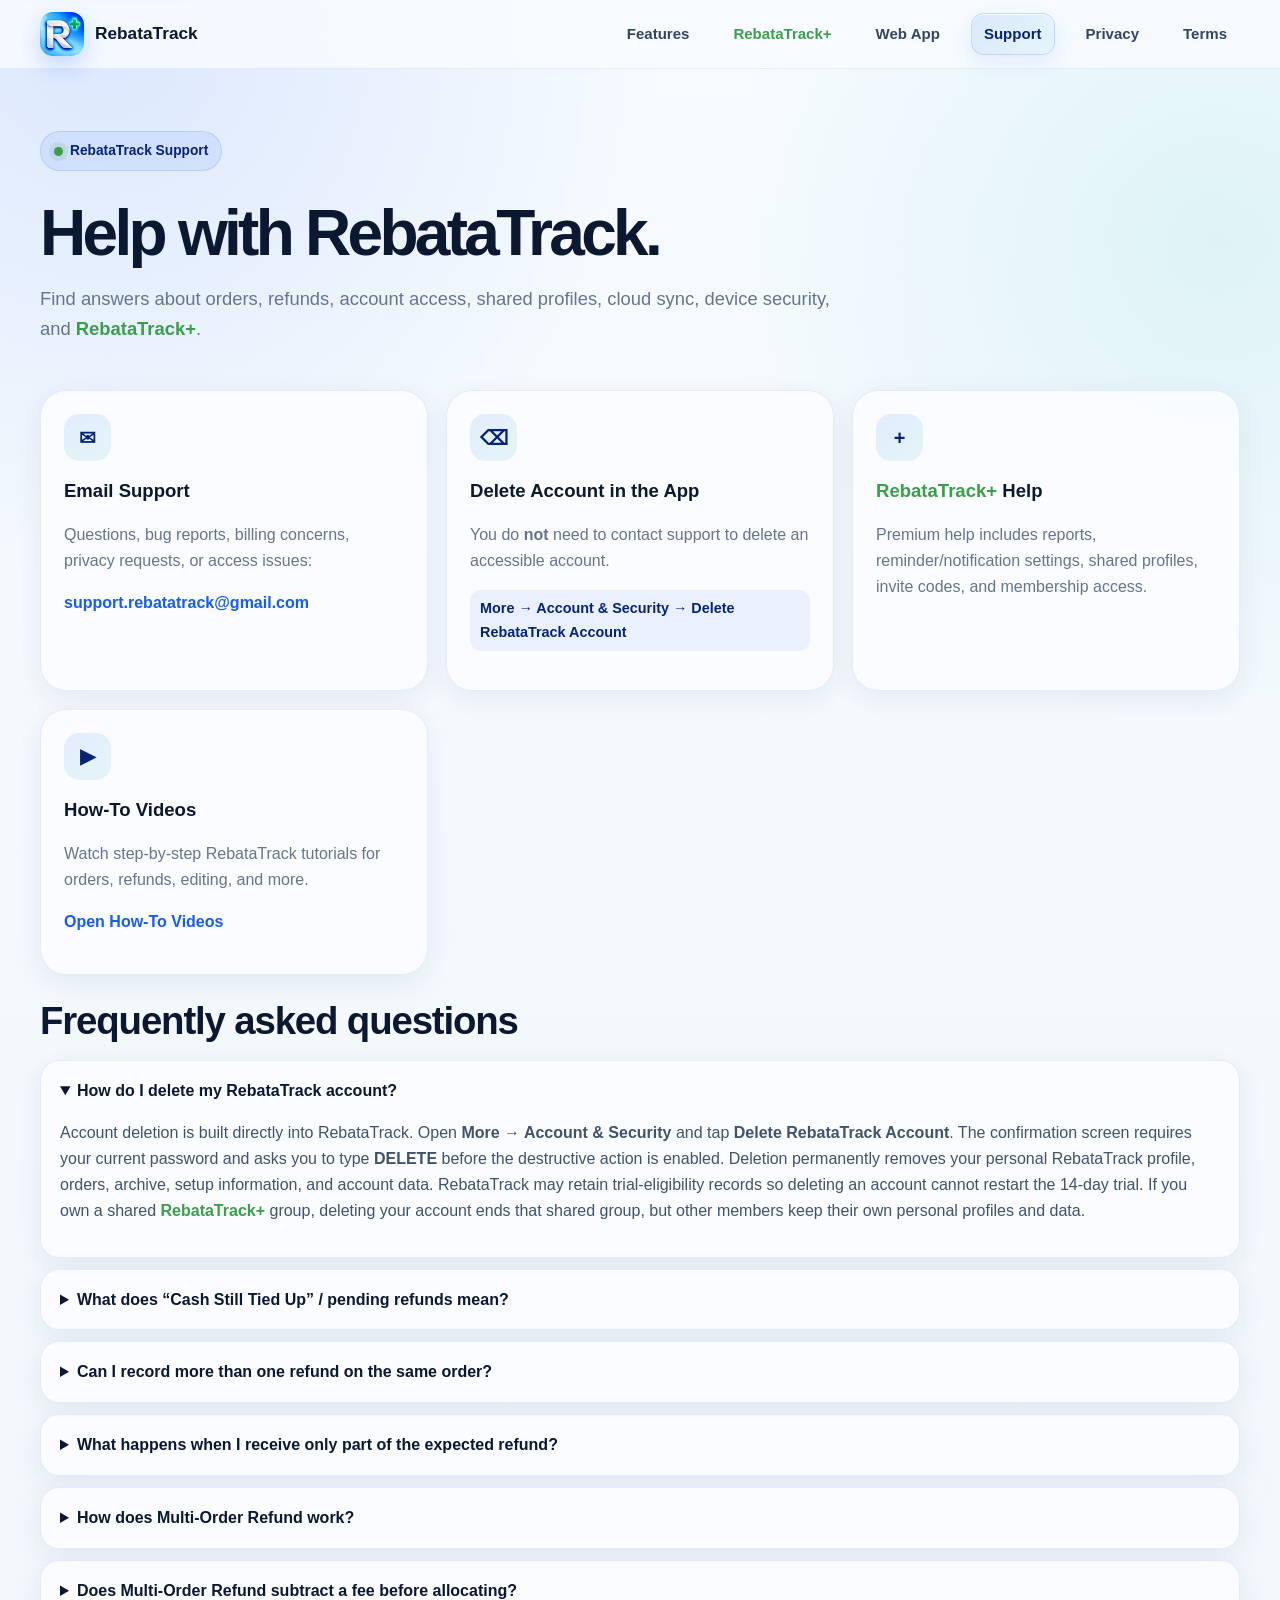
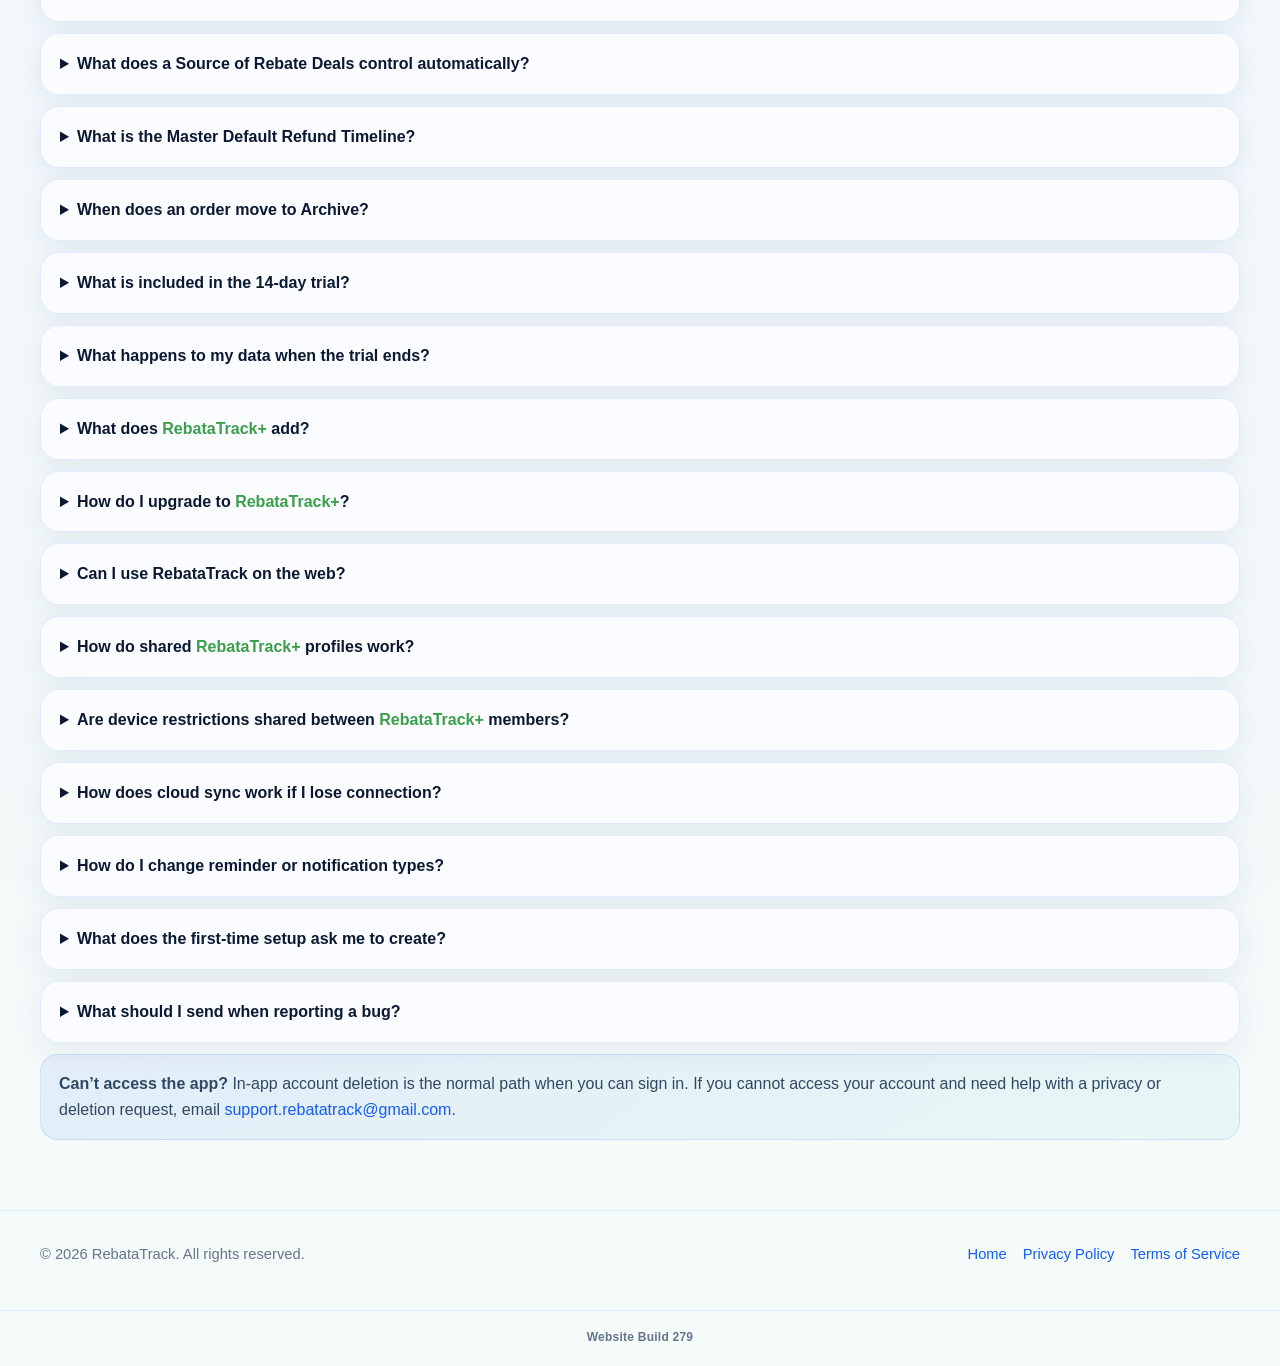
<file: support.html>
<!DOCTYPE html>

<html lang="en"><head><meta charset="utf-8"/><meta content="width=device-width,initial-scale=1" name="viewport"/><meta content="#145cf2" name="theme-color"/><meta content="Help, FAQs, and account support for the RebataTrack rebate tracking app and RebataTrack+." name="description"/><title>Support — RebataTrack</title><link href="app-icon.png?v=118" rel="icon"/><link href="apple-touch-icon.png?v=97" rel="apple-touch-icon"/><link href="favicon-32.png?v=97" rel="icon" sizes="32x32"/><link href="favicon-16.png?v=97" rel="icon" sizes="16x16"/><link href="styles.css?v=278" rel="stylesheet"/></head>
<body>
<header><div class="wrap nav"><a class="brand" href="index.html"><img alt="RebataTrack app icon" src="app-icon.png?v=118"/><span>RebataTrack</span></a><nav><a href="index.html#features">Features</a><a href="index.html#plus"><span class="rebatify-plus-text">RebataTrack+</span></a><a href="https://rebatatrack.web.app/" title="Open the RebataTrack Web App">Web App</a><a aria-current="page" class="nav-current" href="support.html">Support</a><a href="privacy.html">Privacy</a><a href="terms.html">Terms</a></nav></div></header>
<main>
<section class="page-head"><div class="wrap"><span class="eyebrow"><span class="plus-dot"></span> RebataTrack Support</span><h1>Help with RebataTrack.</h1><p class="lead">Find answers about orders, refunds, account access, shared profiles, cloud sync, device security, and <span class="rebatify-plus-text">RebataTrack+</span>.</p></div></section>
<section class="wrap">
<div class="support-grid">
<article class="card"><div class="icon-bubble">✉</div><h3>Email Support</h3><p>Questions, bug reports, billing concerns, privacy requests, or access issues:</p><p><strong><a href="mailto:support.rebatatrack@gmail.com">support.rebatatrack@gmail.com</a></strong></p></article>
<article class="card"><div class="icon-bubble">⌫</div><h3>Delete Account in the App</h3><p>You do <strong>not</strong> need to contact support to delete an accessible account.</p><p><span class="code-path">More → Account &amp; Security → Delete RebataTrack Account</span></p></article>
<article class="card"><div class="icon-bubble">+</div><h3><span class="rebatify-plus-text">RebataTrack+</span> Help</h3><p>Premium help includes reports, reminder/notification settings, shared profiles, invite codes, and membership access.</p></article><article class="card"><div class="icon-bubble">▶</div><h3>How-To Videos</h3><p>Watch step-by-step RebataTrack tutorials for orders, refunds, editing, and more.</p><p><strong><a href="how-to-videos.html">Open How-To Videos</a></strong></p></article>
</div>
<div class="faq">
<h2>Frequently asked questions</h2>
<details open=""><summary>How do I delete my RebataTrack account?</summary><p>Account deletion is built directly into RebataTrack. Open <strong>More → Account &amp; Security</strong> and tap <strong>Delete RebataTrack Account</strong>. The confirmation screen requires your current password and asks you to type <strong>DELETE</strong> before the destructive action is enabled. Deletion permanently removes your personal RebataTrack profile, orders, archive, setup information, and account data. RebataTrack may retain trial-eligibility records so deleting an account cannot restart the 14-day trial. If you own a shared <span class="rebatify-plus-text">RebataTrack+</span> group, deleting your account ends that shared group, but other members keep their own personal profiles and data.</p></details>
<details><summary>What does “Cash Still Tied Up” / pending refunds mean?</summary><p>It is the refund money RebataTrack still actively expects to recover from <strong>active orders</strong>. It intentionally excludes expected out-of-pocket cost. If an order is completed with a partial refund, the unrecovered amount remains part of that order’s historical actual-Out Of Pocket Expense result, but it stops counting as pending cash.</p></details>
<details><summary>Can I record more than one refund on the same order?</summary><p>Yes. Refunds are stored as transactions, so you can record additional refunds later. The order’s “Refunded So Far,” “Actual Out Of Pocket Expense,” and “Outstanding Refund” update from the recorded refund transactions.</p></details>
<details><summary>What happens when I receive only part of the expected refund?</summary><p>You can record the partial amount and continue waiting for additional refund transactions. If you decide the remaining amount will not be recovered, RebataTrack can complete the order with a partial refund <strong>after the required order workflow is complete</strong>. That action approves the financial shortfall only—it does not bypass missing delivery, form, review, rating, seller-feedback, or other applicable workflow steps.</p></details>
<details><summary>How does Multi-Order Refund work?</summary><p>Open <strong>Orders → Record a Multi-Order Refund</strong>. Enter the <strong>actual amount received</strong>; that amount is the entire allocation pool. Choose the refund method/account and select every order that was included in the transaction. RebataTrack compares the selected orders’ outstanding expected refunds with the amount actually received and automatically allocates that pool proportionally across the selected orders. Cent-level rounding is reconciled so the allocations equal the received transaction exactly.</p></details>
<details><summary>Does Multi-Order Refund subtract a fee before allocating?</summary><p>No. Multi-Order Refund asks for the <strong>actual amount that arrived</strong>, and that entered amount becomes the full allocation pool. If a third party withheld a fee before paying you, enter the amount that was actually received.</p></details>
<details><summary>What does a Source of Rebate Deals control automatically?</summary><p>A Source of Rebate Deals controls the order's <strong>Refund Due / Reminder Timeline</strong>. RebataTrack calculates the expected refund due date automatically from the selected source and the order date. A source can use the <strong>Master Default Refund Timeline</strong> or its own custom number of days. Refund method/account and obligation choices still remain order-specific.</p></details>
<details><summary>What is the Master Default Refund Timeline?</summary><p>It is the default refund timeline used when a Source of Rebate Deals does not have its own custom setting. By default, RebataTrack expects refunds <strong>7 days after the order date</strong>. That same timeline controls when refund reminders begin and when a refund becomes due or overdue. You can change it in <strong>More → Reminders &amp; Notification Settings → Reminder Settings</strong>.</p></details>
<details><summary>When does an order move to Archive?</summary><p>RebataTrack requires both sides of the order to be ready: the applicable workflow must be complete and the refund requirement must be satisfied. A full refund does not bypass an incomplete order workflow. Once every applicable workflow step is complete and the refund is fully satisfied—or you have explicitly completed the order with a partial refund—the order can automatically archive. Editing an archived order so it becomes incomplete can reopen it.</p></details>
<details><summary>What is included in the 14-day trial?</summary><p>The trial provides <strong>basic app access for 14 days</strong>. <span class="rebatify-plus-text">RebataTrack+</span> premium features—advanced reporting, premium reminders/notifications, and shared profiles—remain locked during the basic-access trial. When the trial ends, <span class="rebatify-plus-text">RebataTrack+</span> is required to continue using the full app.</p></details>
<details><summary>What happens to my data when the trial ends?</summary><p>Your account is not treated as though the data disappeared. The app provides a basic CSV export option from the trial-ended screen containing basic order information such as order number, date, source, item, order amount, refund amount, and basic statuses. <span class="rebatify-plus-text">RebataTrack+</span> restores continued app access and premium reporting/export capability.</p></details>
<details><summary>What does <span class="rebatify-plus-text">RebataTrack+</span> add?</summary><p><span class="rebatify-plus-text">RebataTrack+</span> provides continued app access after the trial plus advanced Financial Intelligence reporting, report-library views, custom workflow reminder timing, notification controls, shared membership for up to three users/profiles, and web access from a supported browser. Each profile keeps separate orders and setup data.</p></details>
<details class="public-upgrade-faq"><summary>How do I upgrade to <span class="rebatify-plus-text">RebataTrack+</span>?</summary><div class="upgrade-faq-body"><p>If your 14-day trial is still active, open <strong>More</strong>, find the <strong><span class="rebatify-plus-text">RebataTrack+</span></strong> card, tap <strong>View Plans</strong>, then choose Monthly or Annual and confirm the purchase through the App Store or Google Play. If the trial has already ended, the same plan choices appear directly on the trial-ended screen.</p><div class="upgrade-guide-gallery public"><figure><a href="rebatatrack-plus-view-plans.png?v=118" rel="noopener" target="_blank"><img alt="RebataTrack More screen showing View Plans on the RebataTrack+ card" src="rebatatrack-plus-view-plans.png?v=118"/></a><figcaption>1. While your trial is active, tap View Plans.</figcaption></figure><figure><a href="rebatatrack-plus-plan-picker.png?v=118" rel="noopener" target="_blank"><img alt="RebataTrack+ plan selection screen with monthly and annual subscriptions" src="rebatatrack-plus-plan-picker.png?v=118"/></a><figcaption>2. Choose Monthly or Annual and confirm with your app store.</figcaption></figure><figure><a href="rebatatrack-plus-trial-ended.png?v=118" rel="noopener" target="_blank"><img alt="RebataTrack trial-ended screen with subscription choices" src="rebatatrack-plus-trial-ended.png?v=118"/></a><figcaption>If your trial has ended, choose a plan from this screen.</figcaption></figure></div><p class="upgrade-guide-note"><strong>iPhone and Android:</strong> These screenshots show iPhone. Android follows the same <span class="rebatify-plus-text">RebataTrack+</span> flow, with purchase confirmation through Google Play. Current pricing and billing details are confirmed by the App Store or Google Play before purchase.</p></div></details>
<details><summary>Can I use RebataTrack on the web?</summary><p>Yes. Web access is included with <span class="rebatify-plus-text">RebataTrack+</span>. You can access RebataTrack from a supported web browser in addition to your iPhone. Your RebataTrack account stays synchronized across authorized clients, and web access counts as one of the trusted device/client slots for that login.</p></details>
<details><summary>How do shared <span class="rebatify-plus-text">RebataTrack+</span> profiles work?</summary><p>A <span class="rebatify-plus-text">RebataTrack+</span> shared membership supports up to <strong>3 users</strong>. The owner generates an invite code, and the other person signs in with their own RebataTrack account before joining. Switching profiles changes the RebataTrack data view; each profile keeps separate orders, sources, shopping/ordering accounts, refund accounts, reports, and setup data. Invite codes expire after 7 days.</p></details>
<details><summary>Are device restrictions shared between <span class="rebatify-plus-text">RebataTrack+</span> members?</summary><p>No. Trusted-device protection stays tied to each person’s own login account. Device protection is tied to each person’s own login. Standard access uses one primary-device slot. With <span class="rebatify-plus-text">RebataTrack+</span>, each login can use up to 3 trusted devices/clients total, with web access counting as one of those slots. Replacement protection uses a 24-hour cooldown and 48-hour takeover/promotion timing when applicable.</p></details>
<details><summary>How does cloud sync work if I lose connection?</summary><p>RebataTrack saves changes on the device first. When cloud access is available, those changes upload to synchronize authorized devices. If the connection is unavailable, you can continue working with locally saved changes and RebataTrack retries cloud upload automatically when connectivity returns.</p></details>
<details><summary>How do I change reminder or notification types?</summary><p>These are <span class="rebatify-plus-text">RebataTrack+</span> features. Open <strong>More → Reminders &amp; Notification Settings</strong>. <strong>Reminder Settings</strong> controls the Master Default Refund Timeline plus Review &amp; Rating, Delivery Confirmation, and Pending Review Check timing. <strong>Notifications</strong> can be individually enabled for Review &amp; Rating Reminders, Delivery Confirmation, Pending Review Checks, and Refund Due &amp; Overdue Refunds.</p></details>
<details><summary>What does the first-time setup ask me to create?</summary><p>First-time setup walks through five key items in order: <strong>Shopping/Ordering Account</strong>, <strong>Master Default Refund Timeline</strong>, <strong>Main Source of Rebate Deals</strong>, <strong>Refund Account</strong>, and <strong>Tax Preference</strong>. The first source can inherit the master refund timeline or use one source-specific number of days.</p></details>
<details><summary>What should I send when reporting a bug?</summary><p>Include your RebataTrack app version, iPhone model, iOS version, the screen or order involved, what you expected to happen, what happened instead, and a screenshot if it helps. Do not email passwords or other authentication secrets.</p></details>
<div class="notice"><strong>Can’t access the app?</strong> In-app account deletion is the normal path when you can sign in. If you cannot access your account and need help with a privacy or deletion request, email <a href="mailto:support.rebatatrack@gmail.com">support.rebatatrack@gmail.com</a>.</div>
</div>
</section>
</main>
<footer><div class="wrap foot"><div>© 2026 RebataTrack. All rights reserved.</div><div class="foot-links"><a href="index.html">Home</a><a href="privacy.html">Privacy Policy</a><a href="terms.html">Terms of Service</a></div></div></footer>
<script src="public-nav.js?v=224.1"></script>
<footer aria-label="Website build" data-rebatatrack-website-build="" style="text-align:center;padding:18px 12px 20px;color:#66758b;font:700 12px/1.4 -apple-system,BlinkMacSystemFont,'Segoe UI',sans-serif;letter-spacing:.02em;">Website Build</footer>
<script defer="" src="website-version.js?v=278"></script>
</body></html>
</file>
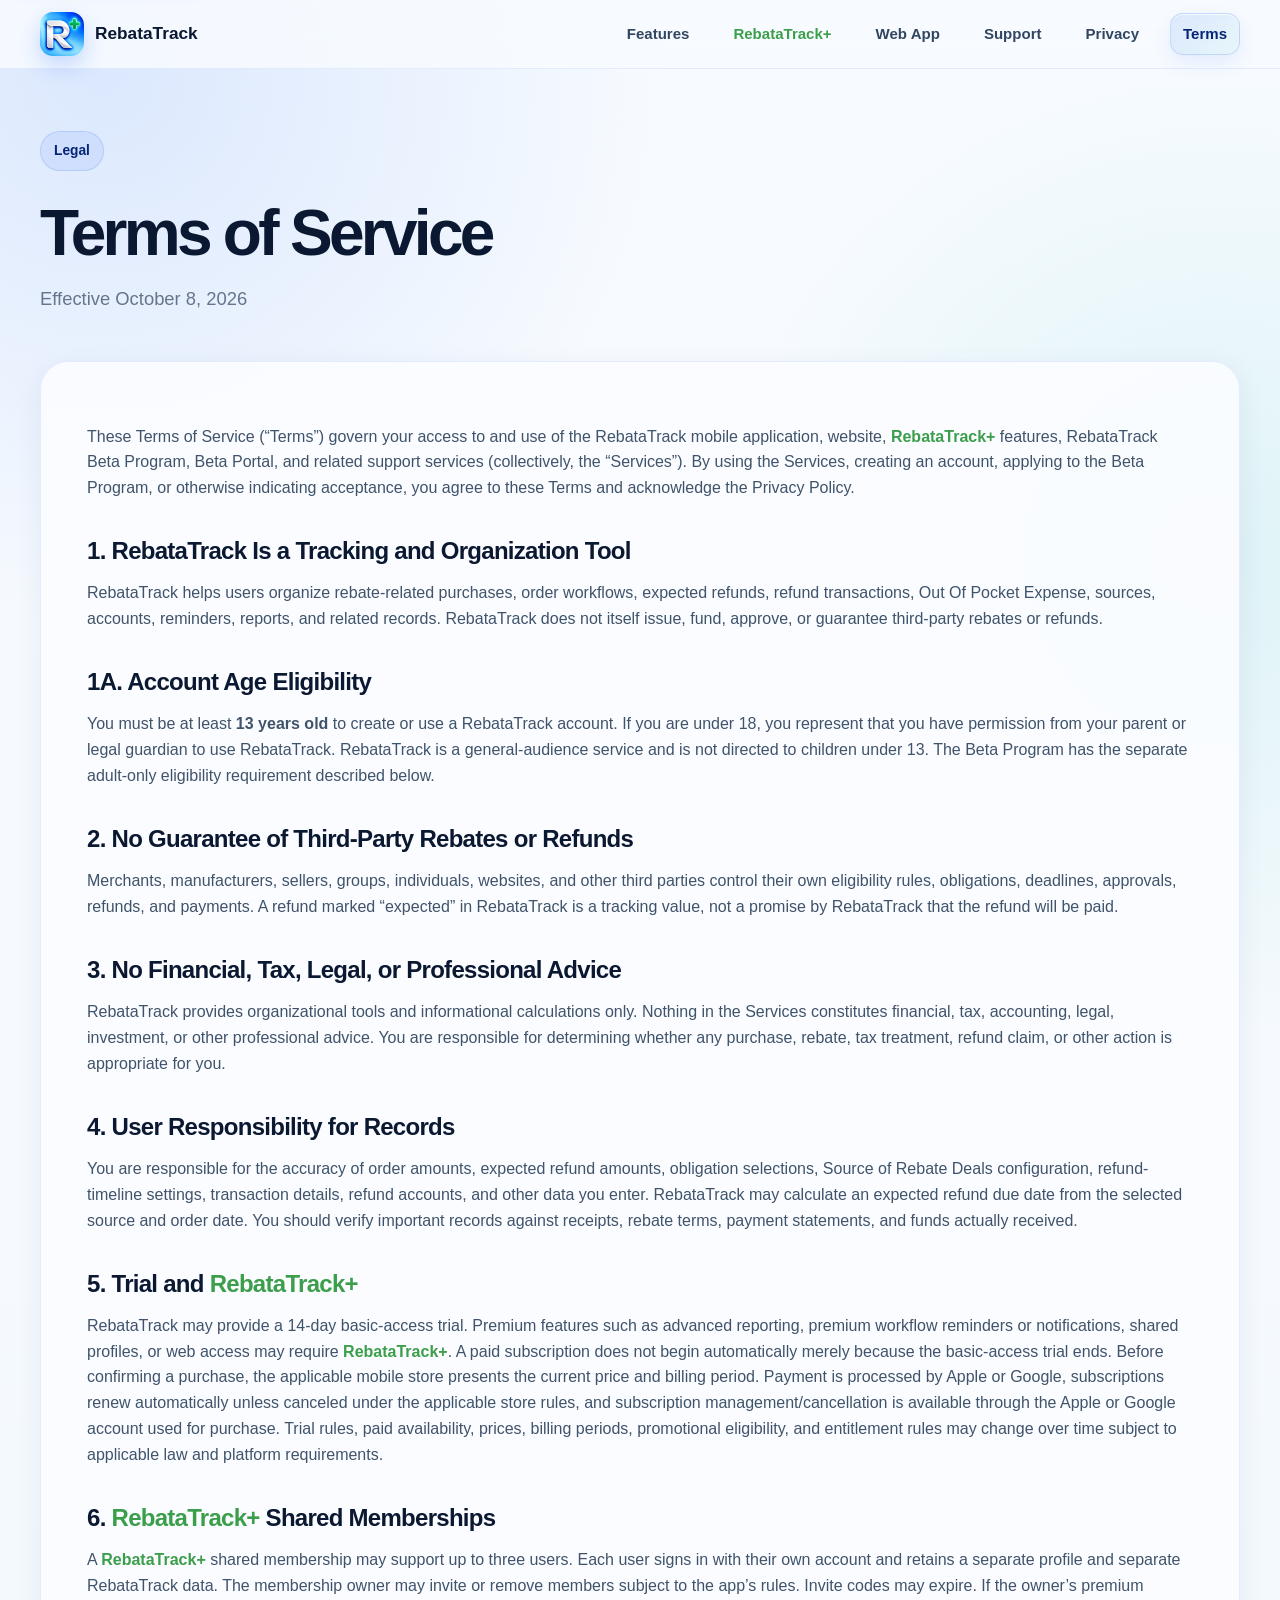
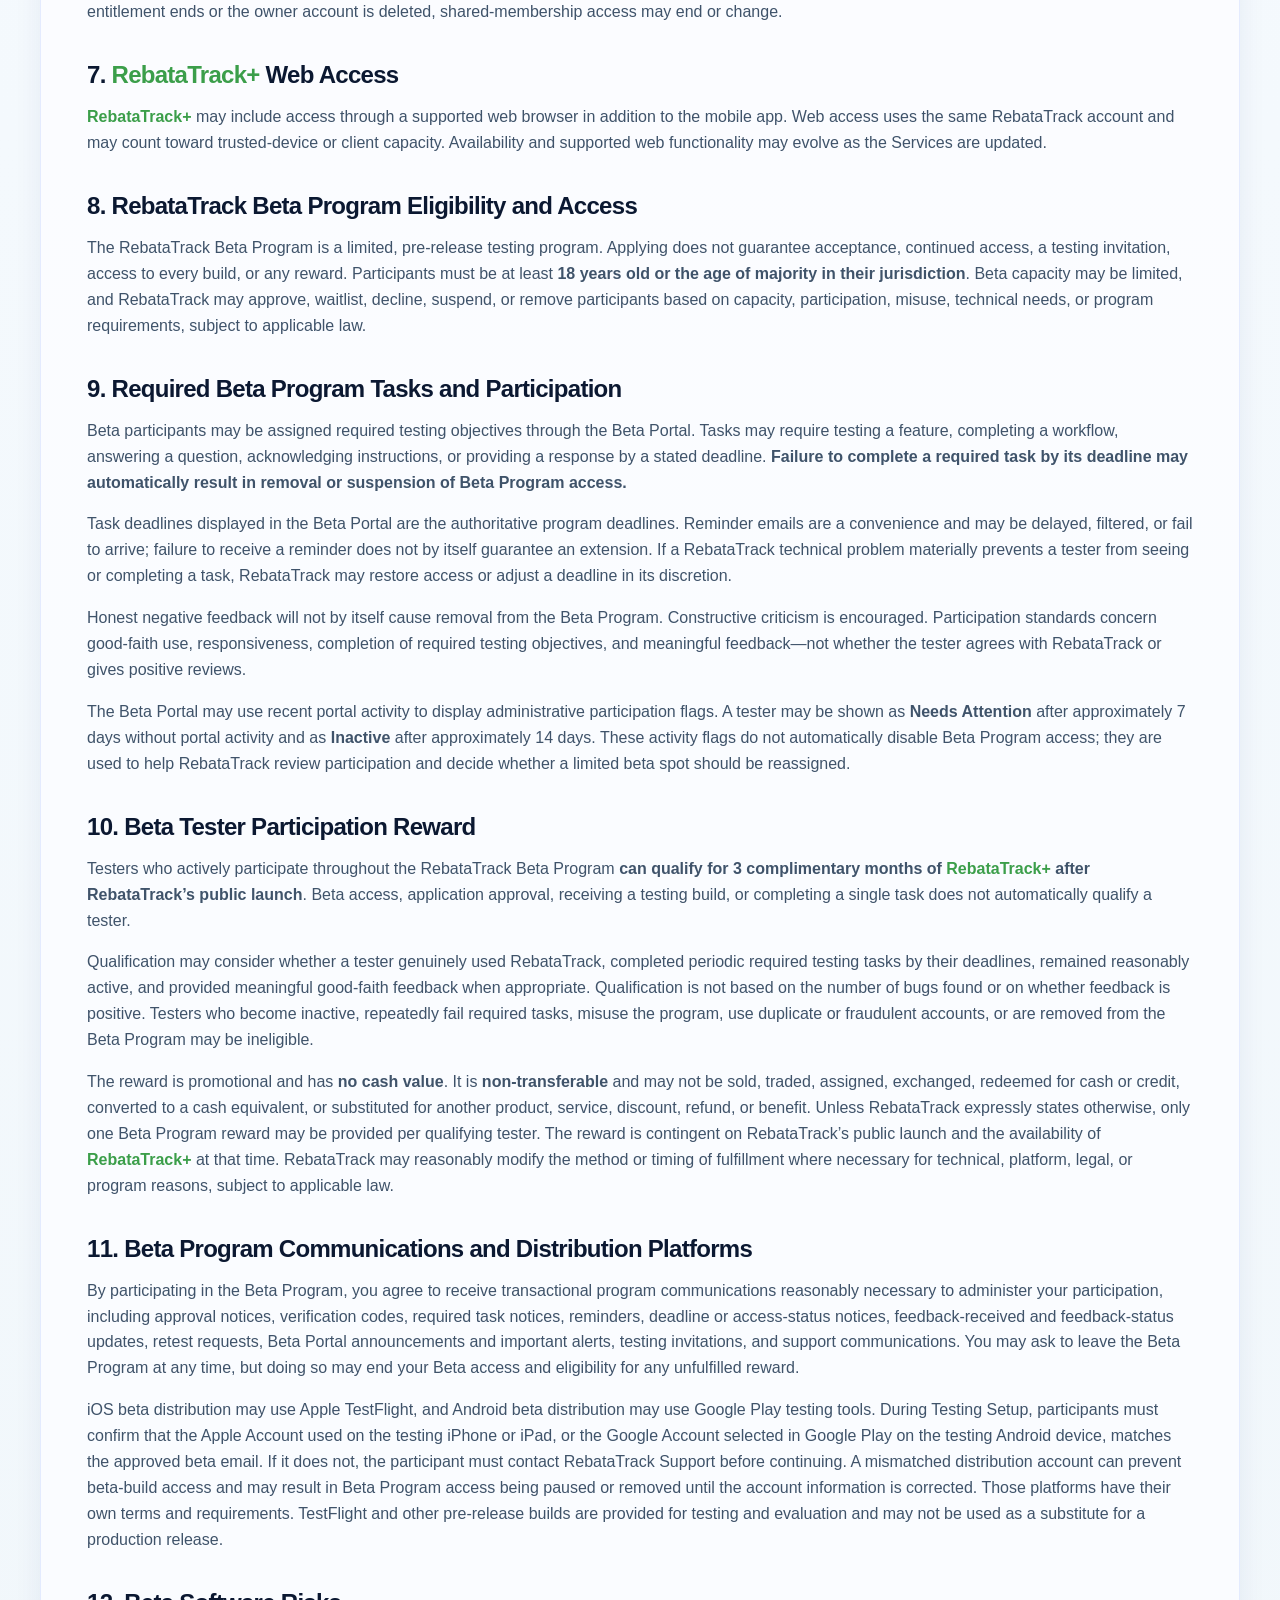
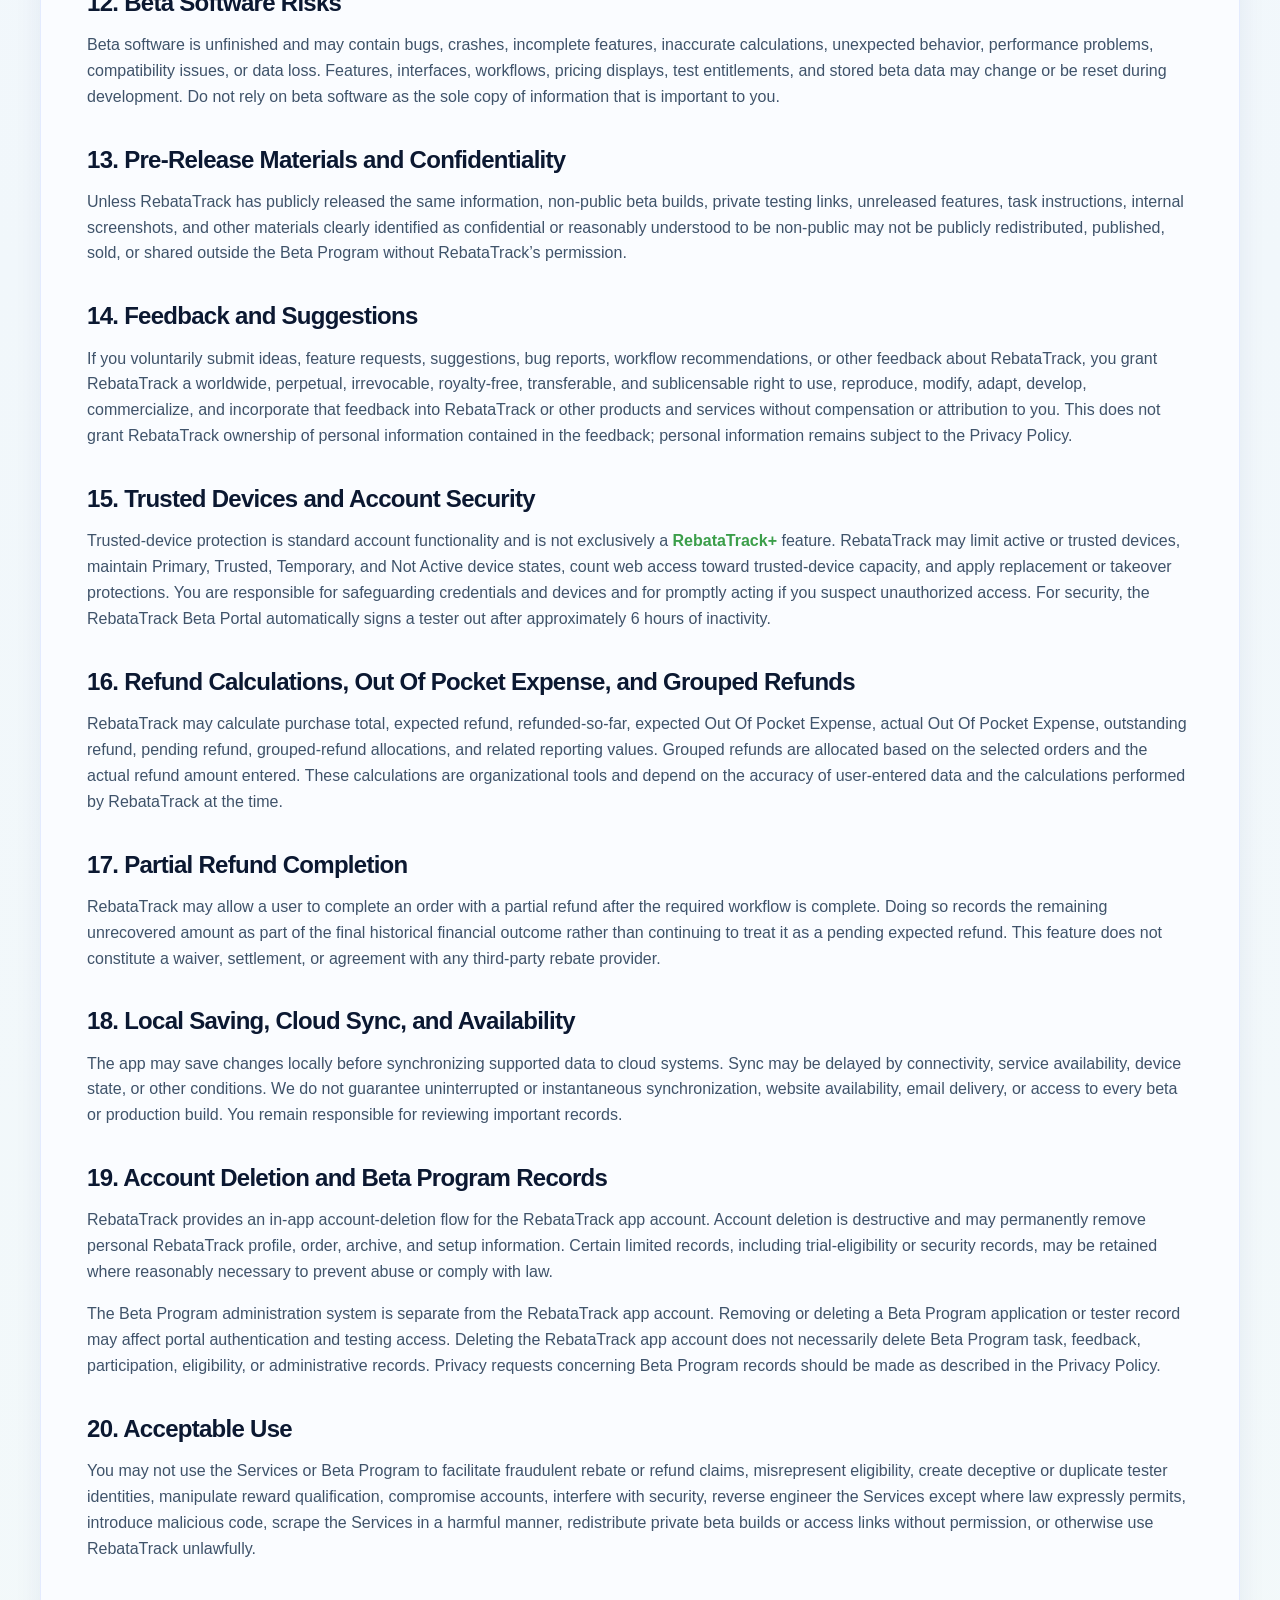
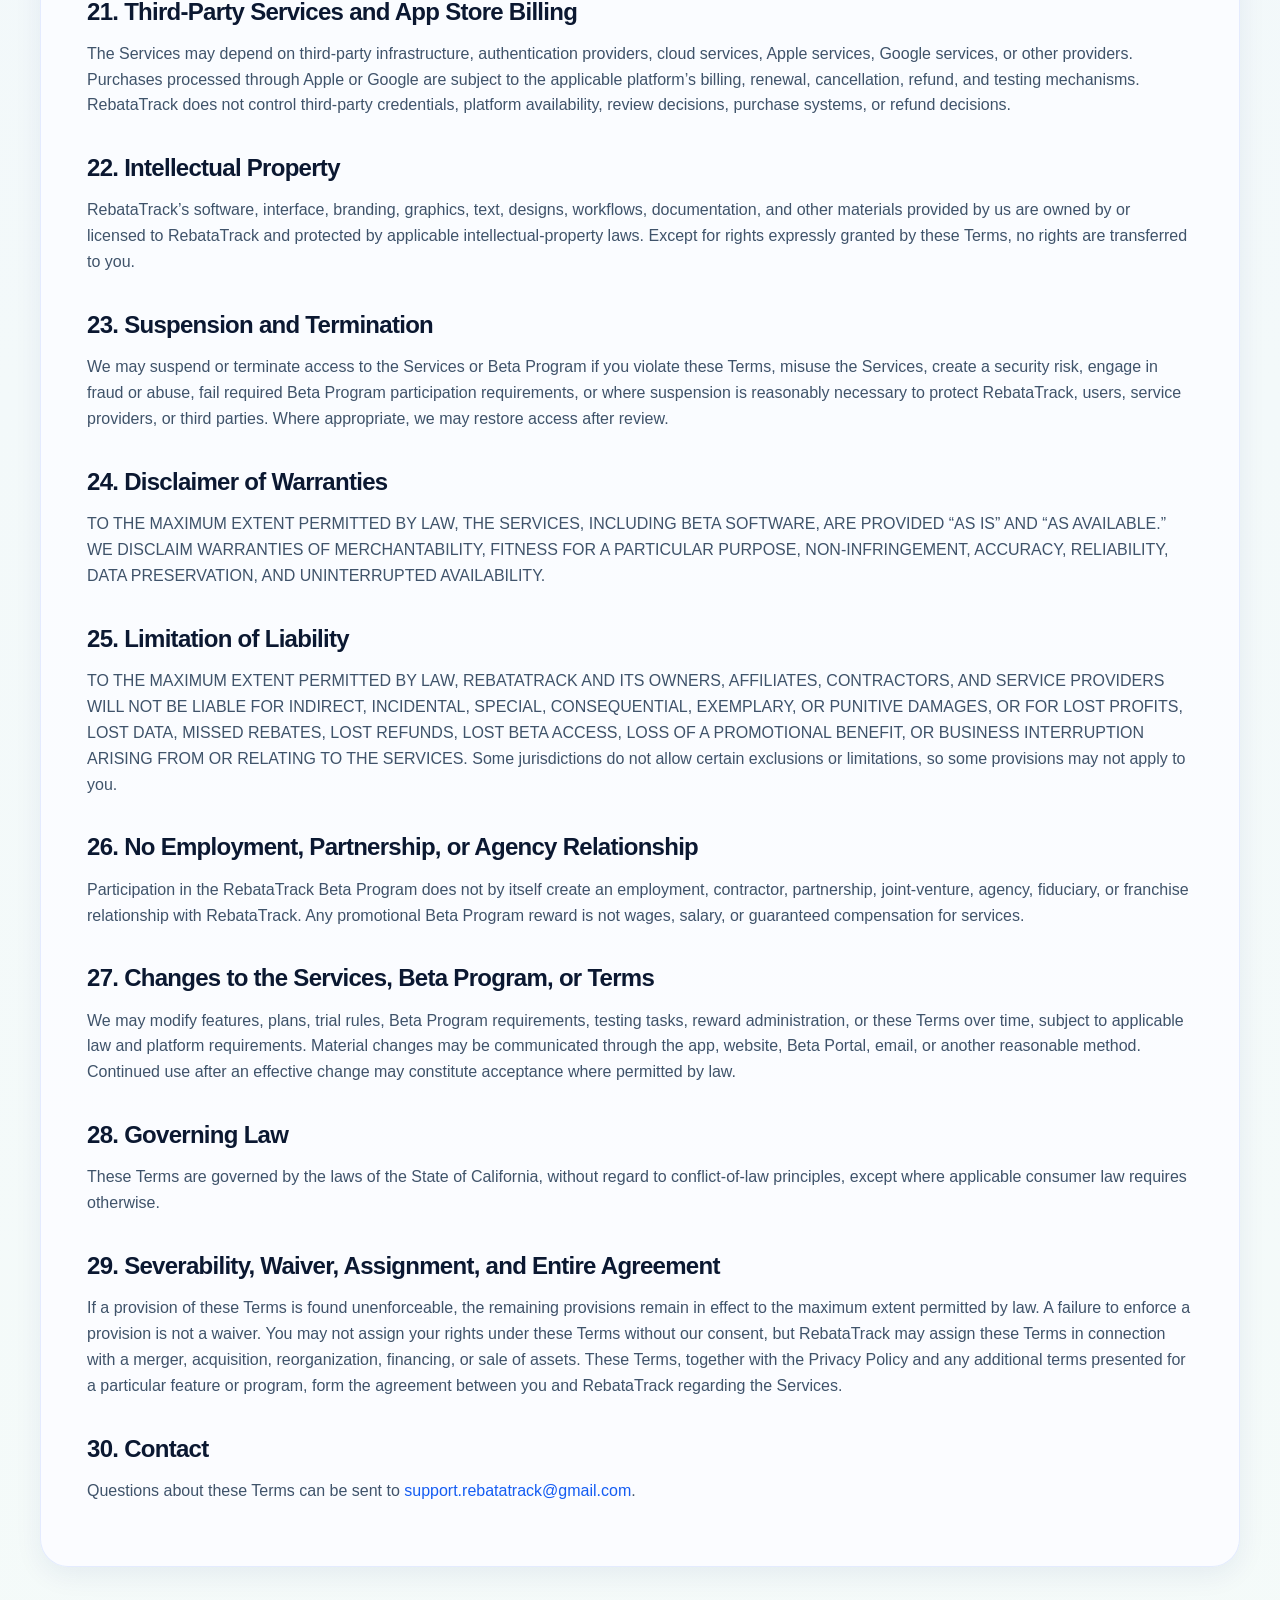
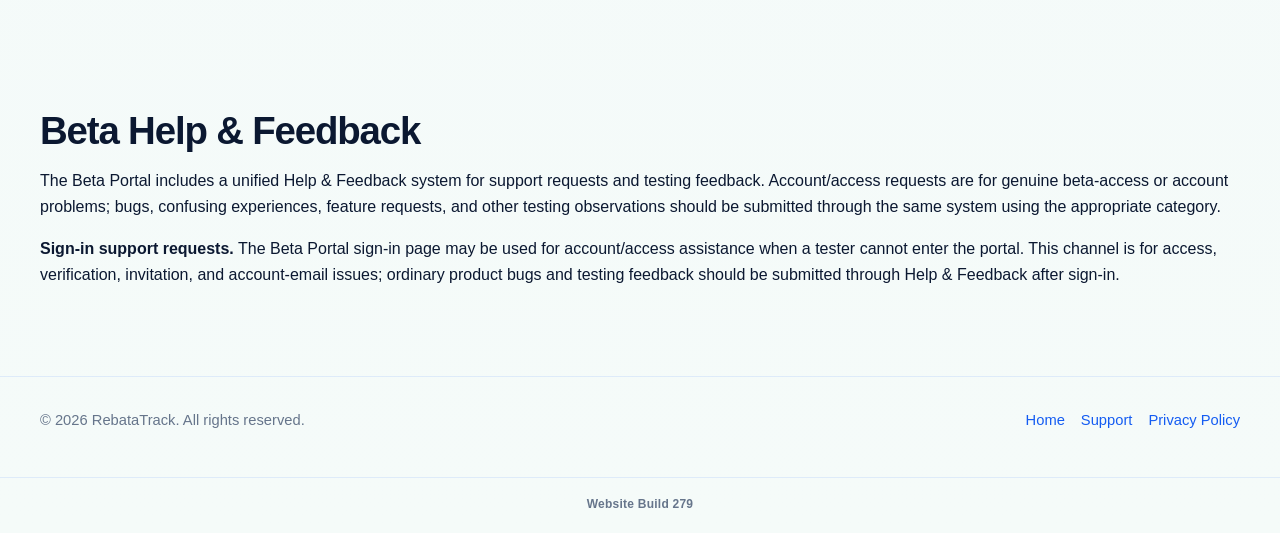
<file: terms.html>
<!DOCTYPE html>

<html lang="en"><head><meta charset="utf-8"/><meta content="width=device-width,initial-scale=1" name="viewport"/><meta content="#145cf2" name="theme-color"/><meta content="Terms of Service for RebataTrack, RebataTrack+, and the RebataTrack Beta Program." name="description"/><title>Terms of Service — RebataTrack</title><link href="app-icon.png?v=128" rel="icon"/><link href="apple-touch-icon.png?v=97" rel="apple-touch-icon"/><link href="favicon-32.png?v=97" rel="icon" sizes="32x32"/><link href="favicon-16.png?v=97" rel="icon" sizes="16x16"/><link href="styles.css?v=278" rel="stylesheet"/></head>
<body>
<header><div class="wrap nav"><a class="brand" href="index.html"><img alt="RebataTrack app icon" src="app-icon.png?v=128"/><span>RebataTrack</span></a><nav><a href="index.html#features">Features</a><a href="index.html#plus"><span class="rebatify-plus-text">RebataTrack+</span></a><a href="https://rebatatrack.web.app/" title="Open the RebataTrack Web App">Web App</a><a href="support.html">Support</a><a href="privacy.html">Privacy</a><a aria-current="page" class="nav-current" href="terms.html">Terms</a></nav></div></header>
<main><section class="page-head"><div class="wrap"><span class="eyebrow">Legal</span><h1>Terms of Service</h1><p class="lead">Effective October 8, 2026</p></div></section>
<section class="wrap"><div class="legal-card">
<p>These Terms of Service (“Terms”) govern your access to and use of the RebataTrack mobile application, website, <span class="rebatify-plus-text">RebataTrack+</span> features, RebataTrack Beta Program, Beta Portal, and related support services (collectively, the “Services”). By using the Services, creating an account, applying to the Beta Program, or otherwise indicating acceptance, you agree to these Terms and acknowledge the Privacy Policy.</p>
<h2>1. RebataTrack Is a Tracking and Organization Tool</h2><p>RebataTrack helps users organize rebate-related purchases, order workflows, expected refunds, refund transactions, Out Of Pocket Expense, sources, accounts, reminders, reports, and related records. RebataTrack does not itself issue, fund, approve, or guarantee third-party rebates or refunds.</p><h2>1A. Account Age Eligibility</h2><p>You must be at least <strong>13 years old</strong> to create or use a RebataTrack account. If you are under 18, you represent that you have permission from your parent or legal guardian to use RebataTrack. RebataTrack is a general-audience service and is not directed to children under 13. The Beta Program has the separate adult-only eligibility requirement described below.</p>
<h2>2. No Guarantee of Third-Party Rebates or Refunds</h2><p>Merchants, manufacturers, sellers, groups, individuals, websites, and other third parties control their own eligibility rules, obligations, deadlines, approvals, refunds, and payments. A refund marked “expected” in RebataTrack is a tracking value, not a promise by RebataTrack that the refund will be paid.</p>
<h2>3. No Financial, Tax, Legal, or Professional Advice</h2><p>RebataTrack provides organizational tools and informational calculations only. Nothing in the Services constitutes financial, tax, accounting, legal, investment, or other professional advice. You are responsible for determining whether any purchase, rebate, tax treatment, refund claim, or other action is appropriate for you.</p>
<h2>4. User Responsibility for Records</h2><p>You are responsible for the accuracy of order amounts, expected refund amounts, obligation selections, Source of Rebate Deals configuration, refund-timeline settings, transaction details, refund accounts, and other data you enter. RebataTrack may calculate an expected refund due date from the selected source and order date. You should verify important records against receipts, rebate terms, payment statements, and funds actually received.</p>
<h2>5. Trial and <span class="rebatify-plus-text">RebataTrack+</span></h2><p>RebataTrack may provide a 14-day basic-access trial. Premium features such as advanced reporting, premium workflow reminders or notifications, shared profiles, or web access may require <span class="rebatify-plus-text">RebataTrack+</span>. A paid subscription does not begin automatically merely because the basic-access trial ends. Before confirming a purchase, the applicable mobile store presents the current price and billing period. Payment is processed by Apple or Google, subscriptions renew automatically unless canceled under the applicable store rules, and subscription management/cancellation is available through the Apple or Google account used for purchase. Trial rules, paid availability, prices, billing periods, promotional eligibility, and entitlement rules may change over time subject to applicable law and platform requirements.</p>
<h2>6. <span class="rebatify-plus-text">RebataTrack+</span> Shared Memberships</h2><p>A <span class="rebatify-plus-text">RebataTrack+</span> shared membership may support up to three users. Each user signs in with their own account and retains a separate profile and separate RebataTrack data. The membership owner may invite or remove members subject to the app’s rules. Invite codes may expire. If the owner’s premium entitlement ends or the owner account is deleted, shared-membership access may end or change.</p>
<h2>7. <span class="rebatify-plus-text">RebataTrack+</span> Web Access</h2><p><span class="rebatify-plus-text">RebataTrack+</span> may include access through a supported web browser in addition to the mobile app. Web access uses the same RebataTrack account and may count toward trusted-device or client capacity. Availability and supported web functionality may evolve as the Services are updated.</p>
<h2>8. RebataTrack Beta Program Eligibility and Access</h2><p>The RebataTrack Beta Program is a limited, pre-release testing program. Applying does not guarantee acceptance, continued access, a testing invitation, access to every build, or any reward. Participants must be at least <strong>18 years old or the age of majority in their jurisdiction</strong>. Beta capacity may be limited, and RebataTrack may approve, waitlist, decline, suspend, or remove participants based on capacity, participation, misuse, technical needs, or program requirements, subject to applicable law.</p>
<h2>9. Required Beta Program Tasks and Participation</h2><p>Beta participants may be assigned required testing objectives through the Beta Portal. Tasks may require testing a feature, completing a workflow, answering a question, acknowledging instructions, or providing a response by a stated deadline. <strong>Failure to complete a required task by its deadline may automatically result in removal or suspension of Beta Program access.</strong></p><p>Task deadlines displayed in the Beta Portal are the authoritative program deadlines. Reminder emails are a convenience and may be delayed, filtered, or fail to arrive; failure to receive a reminder does not by itself guarantee an extension. If a RebataTrack technical problem materially prevents a tester from seeing or completing a task, RebataTrack may restore access or adjust a deadline in its discretion.</p><p>Honest negative feedback will not by itself cause removal from the Beta Program. Constructive criticism is encouraged. Participation standards concern good-faith use, responsiveness, completion of required testing objectives, and meaningful feedback—not whether the tester agrees with RebataTrack or gives positive reviews.</p><p>The Beta Portal may use recent portal activity to display administrative participation flags. A tester may be shown as <strong>Needs Attention</strong> after approximately 7 days without portal activity and as <strong>Inactive</strong> after approximately 14 days. These activity flags do not automatically disable Beta Program access; they are used to help RebataTrack review participation and decide whether a limited beta spot should be reassigned.</p>
<h2>10. Beta Tester Participation Reward</h2><p>Testers who actively participate throughout the RebataTrack Beta Program <strong>can qualify for 3 complimentary months of <span class="rebatify-plus-text">RebataTrack+</span> after RebataTrack’s public launch</strong>. Beta access, application approval, receiving a testing build, or completing a single task does not automatically qualify a tester.</p><p>Qualification may consider whether a tester genuinely used RebataTrack, completed periodic required testing tasks by their deadlines, remained reasonably active, and provided meaningful good-faith feedback when appropriate. Qualification is not based on the number of bugs found or on whether feedback is positive. Testers who become inactive, repeatedly fail required tasks, misuse the program, use duplicate or fraudulent accounts, or are removed from the Beta Program may be ineligible.</p><p>The reward is promotional and has <strong>no cash value</strong>. It is <strong>non-transferable</strong> and may not be sold, traded, assigned, exchanged, redeemed for cash or credit, converted to a cash equivalent, or substituted for another product, service, discount, refund, or benefit. Unless RebataTrack expressly states otherwise, only one Beta Program reward may be provided per qualifying tester. The reward is contingent on RebataTrack’s public launch and the availability of <span class="rebatify-plus-text">RebataTrack+</span> at that time. RebataTrack may reasonably modify the method or timing of fulfillment where necessary for technical, platform, legal, or program reasons, subject to applicable law.</p>
<h2>11. Beta Program Communications and Distribution Platforms</h2><p>By participating in the Beta Program, you agree to receive transactional program communications reasonably necessary to administer your participation, including approval notices, verification codes, required task notices, reminders, deadline or access-status notices, feedback-received and feedback-status updates, retest requests, Beta Portal announcements and important alerts, testing invitations, and support communications. You may ask to leave the Beta Program at any time, but doing so may end your Beta access and eligibility for any unfulfilled reward.</p><p>iOS beta distribution may use Apple TestFlight, and Android beta distribution may use Google Play testing tools. During Testing Setup, participants must confirm that the Apple Account used on the testing iPhone or iPad, or the Google Account selected in Google Play on the testing Android device, matches the approved beta email. If it does not, the participant must contact RebataTrack Support before continuing. A mismatched distribution account can prevent beta-build access and may result in Beta Program access being paused or removed until the account information is corrected. Those platforms have their own terms and requirements. TestFlight and other pre-release builds are provided for testing and evaluation and may not be used as a substitute for a production release.</p>
<h2>12. Beta Software Risks</h2><p>Beta software is unfinished and may contain bugs, crashes, incomplete features, inaccurate calculations, unexpected behavior, performance problems, compatibility issues, or data loss. Features, interfaces, workflows, pricing displays, test entitlements, and stored beta data may change or be reset during development. Do not rely on beta software as the sole copy of information that is important to you.</p>
<h2>13. Pre-Release Materials and Confidentiality</h2><p>Unless RebataTrack has publicly released the same information, non-public beta builds, private testing links, unreleased features, task instructions, internal screenshots, and other materials clearly identified as confidential or reasonably understood to be non-public may not be publicly redistributed, published, sold, or shared outside the Beta Program without RebataTrack’s permission.</p>
<h2>14. Feedback and Suggestions</h2><p>If you voluntarily submit ideas, feature requests, suggestions, bug reports, workflow recommendations, or other feedback about RebataTrack, you grant RebataTrack a worldwide, perpetual, irrevocable, royalty-free, transferable, and sublicensable right to use, reproduce, modify, adapt, develop, commercialize, and incorporate that feedback into RebataTrack or other products and services without compensation or attribution to you. This does not grant RebataTrack ownership of personal information contained in the feedback; personal information remains subject to the Privacy Policy.</p>
<h2>15. Trusted Devices and Account Security</h2><p>Trusted-device protection is standard account functionality and is not exclusively a <span class="rebatify-plus-text">RebataTrack+</span> feature. RebataTrack may limit active or trusted devices, maintain Primary, Trusted, Temporary, and Not Active device states, count web access toward trusted-device capacity, and apply replacement or takeover protections. You are responsible for safeguarding credentials and devices and for promptly acting if you suspect unauthorized access. For security, the RebataTrack Beta Portal automatically signs a tester out after approximately 6 hours of inactivity.</p>
<h2>16. Refund Calculations, Out Of Pocket Expense, and Grouped Refunds</h2><p>RebataTrack may calculate purchase total, expected refund, refunded-so-far, expected Out Of Pocket Expense, actual Out Of Pocket Expense, outstanding refund, pending refund, grouped-refund allocations, and related reporting values. Grouped refunds are allocated based on the selected orders and the actual refund amount entered. These calculations are organizational tools and depend on the accuracy of user-entered data and the calculations performed by RebataTrack at the time.</p>
<h2>17. Partial Refund Completion</h2><p>RebataTrack may allow a user to complete an order with a partial refund after the required workflow is complete. Doing so records the remaining unrecovered amount as part of the final historical financial outcome rather than continuing to treat it as a pending expected refund. This feature does not constitute a waiver, settlement, or agreement with any third-party rebate provider.</p>
<h2>18. Local Saving, Cloud Sync, and Availability</h2><p>The app may save changes locally before synchronizing supported data to cloud systems. Sync may be delayed by connectivity, service availability, device state, or other conditions. We do not guarantee uninterrupted or instantaneous synchronization, website availability, email delivery, or access to every beta or production build. You remain responsible for reviewing important records.</p>
<h2>19. Account Deletion and Beta Program Records</h2><p>RebataTrack provides an in-app account-deletion flow for the RebataTrack app account. Account deletion is destructive and may permanently remove personal RebataTrack profile, order, archive, and setup information. Certain limited records, including trial-eligibility or security records, may be retained where reasonably necessary to prevent abuse or comply with law.</p><p>The Beta Program administration system is separate from the RebataTrack app account. Removing or deleting a Beta Program application or tester record may affect portal authentication and testing access. Deleting the RebataTrack app account does not necessarily delete Beta Program task, feedback, participation, eligibility, or administrative records. Privacy requests concerning Beta Program records should be made as described in the Privacy Policy.</p>
<h2>20. Acceptable Use</h2><p>You may not use the Services or Beta Program to facilitate fraudulent rebate or refund claims, misrepresent eligibility, create deceptive or duplicate tester identities, manipulate reward qualification, compromise accounts, interfere with security, reverse engineer the Services except where law expressly permits, introduce malicious code, scrape the Services in a harmful manner, redistribute private beta builds or access links without permission, or otherwise use RebataTrack unlawfully.</p>
<h2>21. Third-Party Services and App Store Billing</h2><p>The Services may depend on third-party infrastructure, authentication providers, cloud services, Apple services, Google services, or other providers. Purchases processed through Apple or Google are subject to the applicable platform’s billing, renewal, cancellation, refund, and testing mechanisms. RebataTrack does not control third-party credentials, platform availability, review decisions, purchase systems, or refund decisions.</p>
<h2>22. Intellectual Property</h2><p>RebataTrack’s software, interface, branding, graphics, text, designs, workflows, documentation, and other materials provided by us are owned by or licensed to RebataTrack and protected by applicable intellectual-property laws. Except for rights expressly granted by these Terms, no rights are transferred to you.</p>
<h2>23. Suspension and Termination</h2><p>We may suspend or terminate access to the Services or Beta Program if you violate these Terms, misuse the Services, create a security risk, engage in fraud or abuse, fail required Beta Program participation requirements, or where suspension is reasonably necessary to protect RebataTrack, users, service providers, or third parties. Where appropriate, we may restore access after review.</p>
<h2>24. Disclaimer of Warranties</h2><p>TO THE MAXIMUM EXTENT PERMITTED BY LAW, THE SERVICES, INCLUDING BETA SOFTWARE, ARE PROVIDED “AS IS” AND “AS AVAILABLE.” WE DISCLAIM WARRANTIES OF MERCHANTABILITY, FITNESS FOR A PARTICULAR PURPOSE, NON-INFRINGEMENT, ACCURACY, RELIABILITY, DATA PRESERVATION, AND UNINTERRUPTED AVAILABILITY.</p>
<h2>25. Limitation of Liability</h2><p>TO THE MAXIMUM EXTENT PERMITTED BY LAW, REBATATRACK AND ITS OWNERS, AFFILIATES, CONTRACTORS, AND SERVICE PROVIDERS WILL NOT BE LIABLE FOR INDIRECT, INCIDENTAL, SPECIAL, CONSEQUENTIAL, EXEMPLARY, OR PUNITIVE DAMAGES, OR FOR LOST PROFITS, LOST DATA, MISSED REBATES, LOST REFUNDS, LOST BETA ACCESS, LOSS OF A PROMOTIONAL BENEFIT, OR BUSINESS INTERRUPTION ARISING FROM OR RELATING TO THE SERVICES. Some jurisdictions do not allow certain exclusions or limitations, so some provisions may not apply to you.</p>
<h2>26. No Employment, Partnership, or Agency Relationship</h2><p>Participation in the RebataTrack Beta Program does not by itself create an employment, contractor, partnership, joint-venture, agency, fiduciary, or franchise relationship with RebataTrack. Any promotional Beta Program reward is not wages, salary, or guaranteed compensation for services.</p>
<h2>27. Changes to the Services, Beta Program, or Terms</h2><p>We may modify features, plans, trial rules, Beta Program requirements, testing tasks, reward administration, or these Terms over time, subject to applicable law and platform requirements. Material changes may be communicated through the app, website, Beta Portal, email, or another reasonable method. Continued use after an effective change may constitute acceptance where permitted by law.</p>
<h2>28. Governing Law</h2><p>These Terms are governed by the laws of the State of California, without regard to conflict-of-law principles, except where applicable consumer law requires otherwise.</p>
<h2>29. Severability, Waiver, Assignment, and Entire Agreement</h2><p>If a provision of these Terms is found unenforceable, the remaining provisions remain in effect to the maximum extent permitted by law. A failure to enforce a provision is not a waiver. You may not assign your rights under these Terms without our consent, but RebataTrack may assign these Terms in connection with a merger, acquisition, reorganization, financing, or sale of assets. These Terms, together with the Privacy Policy and any additional terms presented for a particular feature or program, form the agreement between you and RebataTrack regarding the Services.</p>
<h2>30. Contact</h2><p>Questions about these Terms can be sent to <a href="mailto:support.rebatatrack@gmail.com">support.rebatatrack@gmail.com</a>.</p>
</div></section><section class="section"><div class="wrap"><h2>Beta Help &amp; Feedback</h2><p>The Beta Portal includes a unified Help &amp; Feedback system for support requests and testing feedback. Account/access requests are for genuine beta-access or account problems; bugs, confusing experiences, feature requests, and other testing observations should be submitted through the same system using the appropriate category.</p><p><strong>Sign-in support requests.</strong> The Beta Portal sign-in page may be used for account/access assistance when a tester cannot enter the portal. This channel is for access, verification, invitation, and account-email issues; ordinary product bugs and testing feedback should be submitted through Help &amp; Feedback after sign-in.</p></div></section></main>
<footer><div class="wrap foot"><div>© 2026 RebataTrack. All rights reserved.</div><div class="foot-links"><a href="index.html">Home</a><a href="support.html">Support</a><a href="privacy.html">Privacy Policy</a></div></div></footer>
<script src="public-nav.js?v=224.1"></script>
<footer aria-label="Website build" data-rebatatrack-website-build="" style="text-align:center;padding:18px 12px 20px;color:#66758b;font:700 12px/1.4 -apple-system,BlinkMacSystemFont,'Segoe UI',sans-serif;letter-spacing:.02em;">Website Build</footer>
<script defer="" src="website-version.js?v=278"></script>
</body></html>
</file>
<file: styles.css>
/* RebataTrack Website Build 141 dependency sync. */
:root{
  --navy:#07132e;
  --deep:#052476;
  --blue:#145cf2;
  --blue2:#2d78ff;
  --teal:#1eb8b8;
  --green:#3B9E4A;
  --green-soft:rgba(59,158,74,.10);
  --green-soft-2:rgba(59,158,74,.16);
  --green-line:rgba(59,158,74,.28);
  --ink:#0b1831;
  --muted:#66758b;
  --bg:#f3f8fc;
  --bg2:#eff8ff;
  --card:#fbfcff;
  --white:#fff;
  --line:rgba(20,92,242,.10);
  --shadow:0 18px 54px rgba(5,36,118,.10);
  --softshadow:0 8px 28px rgba(5,36,118,.07);
  --radius:26px;
}
*{box-sizing:border-box}
[hidden]{display:none!important}
html{scroll-behavior:smooth}
body{
  margin:0;
  color:var(--ink);
  font-family:-apple-system,BlinkMacSystemFont,"SF Pro Display","SF Pro Text","Segoe UI",Roboto,Helvetica,Arial,sans-serif;
  line-height:1.62;
  background:
    radial-gradient(circle at 8% 1%,rgba(20,92,242,.12),transparent 35rem),
    radial-gradient(circle at 95% 8%,rgba(30,184,184,.11),transparent 31rem),
    linear-gradient(180deg,#f7fbff 0%,#f1f7fb 50%,#f5fbf9 100%);
}
img{display:block;max-width:100%}
a{color:var(--blue);text-decoration:none}
a:hover{text-decoration:underline}
.wrap{width:min(1200px,calc(100% - 36px));margin:auto}
header{
  position:sticky;top:0;z-index:50;
  backdrop-filter:blur(18px);
  background:rgba(247,251,255,.88);
  border-bottom:1px solid rgba(20,92,242,.09);
}
.nav{display:flex;align-items:center;justify-content:space-between;gap:22px;padding:12px 0}
.brand{display:flex;align-items:center;gap:11px;color:var(--ink);font-size:1.08rem;font-weight:850}
.brand img{width:44px;height:44px;border-radius:13px;box-shadow:0 9px 22px rgba(20,92,242,.22)}
nav{display:flex;align-items:center;gap:18px;flex-wrap:wrap}
nav a{color:#314660;font-weight:700;font-size:.94rem}
.hero{padding:82px 0 64px}
.hero-grid{display:grid;grid-template-columns:1.02fr .98fr;gap:54px;align-items:center}
.hero-brand{display:flex;align-items:center;gap:16px;margin-bottom:16px}
.hero-brand img{width:72px;height:72px;border-radius:20px;box-shadow:0 16px 36px rgba(20,92,242,.22)}
.hero-brand-copy{display:flex;flex-direction:column;gap:4px}
.hero-brand-title{font-size:2rem;font-weight:900;letter-spacing:-.03em;color:var(--navy);line-height:1}
.hero-brand-subtitle{font-size:.96rem;font-weight:750;color:var(--deep);line-height:1.15}
.brand-tagline-badge{display:inline-flex;align-items:center;justify-content:center;width:max-content;padding:6px 12px;border-radius:999px;background:#fff;border:1px solid var(--green-line);box-shadow:0 8px 18px rgba(59,158,74,.10);font-size:.83rem;font-weight:800;color:var(--green)}
.eyebrow,.pill,.tier-badge,.plan-pill,.plus-badge,.brand-tagline-badge,.compare-plan-title span,.pluspill{display:inline-flex;align-items:center;gap:7px;border-radius:999px;font-weight:800}
.eyebrow{padding:8px 13px;background:rgba(20,92,242,.08);border:1px solid rgba(20,92,242,.15);color:var(--deep);font-size:.86rem}
.plus-dot{width:9px;height:9px;border-radius:50%;background:var(--green);box-shadow:0 0 0 5px rgba(59,158,74,.12)}
h1{margin:30px 0 18px;font-size:clamp(2.85rem,6vw,5.25rem);line-height:1.01;letter-spacing:-.058em}
h2{margin:0 0 14px;font-size:clamp(1.8rem,3vw,2.55rem);line-height:1.13;letter-spacing:-.03em}
h3{margin:0 0 9px;font-size:1.16rem}
.lead{max-width:790px;color:var(--muted);font-size:1.15rem}
.cta-row{display:flex;gap:12px;flex-wrap:wrap;margin-top:28px}
.btn{display:inline-flex;align-items:center;justify-content:center;padding:13px 18px;border-radius:15px;border:1px solid rgba(20,92,242,.12);font-weight:800;background:rgba(255,255,255,.9);color:var(--ink);box-shadow:var(--softshadow);transition:transform .18s ease, box-shadow .18s ease}
.btn.primary{color:#fff;border:0;background:linear-gradient(105deg,var(--deep),var(--blue),var(--teal));box-shadow:0 12px 30px rgba(20,92,242,.25)}
.btn.plus{color:var(--green);border:1px solid var(--green-line);background:rgba(255,255,255,.96);box-shadow:0 12px 24px rgba(59,158,74,.10)}
.btn:hover{text-decoration:none;transform:translateY(-1px)}
.bubble-stage{position:relative;min-height:660px}
.bubble{position:absolute;border-radius:34px;padding:0;background:transparent;border:0;box-shadow:none;backdrop-filter:none}
.bubble img{border-radius:25px}
.bubble.one{width:300px;left:8px;top:0;transform:rotate(-2deg)}
.bubble.two{width:286px;right:0;top:120px;transform:rotate(2deg)}
.float-chip{position:absolute;z-index:6;padding:10px 14px;border-radius:999px;background:var(--white);box-shadow:var(--softshadow);border:1px solid var(--line);font-size:.82rem;font-weight:850}
.float-chip.a{left:2%;bottom:54px;color:var(--deep)}
.float-chip.b{right:1%;bottom:12px;color:var(--green)}
.section{padding:72px 0}
.section.alt{background:rgba(255,255,255,.55);border-top:1px solid var(--line);border-bottom:1px solid var(--line)}
.kicker{margin-bottom:9px;color:var(--blue);font-size:.81rem;font-weight:900;letter-spacing:.09em;text-transform:uppercase}
.grid2{display:grid;grid-template-columns:1fr 1fr;gap:22px}
.grid3{display:grid;grid-template-columns:repeat(3,1fr);gap:18px}
.grid4{display:grid;grid-template-columns:repeat(4,1fr);gap:18px}
.card,.feature-card,.faq details,.legal-card,.tier-panel{background:rgba(251,252,255,.92);border:1px solid var(--line);box-shadow:var(--softshadow)}
.card,.feature-card{border-radius:var(--radius);padding:23px}
.feature-card{position:relative;overflow:hidden}
.feature-card:before{content:"";position:absolute;right:-35px;top:-35px;width:100px;height:100px;border-radius:50%;background:rgba(20,92,242,.045)}
.icon-bubble{width:47px;height:47px;border-radius:15px;display:grid;place-items:center;margin-bottom:15px;background:linear-gradient(145deg,rgba(20,92,242,.10),rgba(30,184,184,.10));color:var(--deep);font-size:1.25rem;font-weight:900}
.muted,.feature-card p,.card p{color:var(--muted)}
.core-banner,.plus-banner{position:relative;overflow:hidden;border-radius:32px;padding:28px;box-shadow:var(--shadow)}
.core-banner{background:linear-gradient(115deg,var(--deep),var(--blue),var(--teal));color:#fff}
.plus-banner{background:linear-gradient(115deg,#09245f 0%,#175fe8 48%,#17b7b7 100%);color:#fff}
.core-banner:after,.plus-banner:after{content:"";position:absolute;width:240px;height:240px;border-radius:50%;right:-70px;top:-90px;border:32px solid rgba(255,255,255,.07)}
.core-banner p,.plus-banner p{color:rgba(255,255,255,.82);max-width:840px}
.plus-badge,.tier-badge.plus,.plus-plan-pill,.compare-plan-title.plus-title span{background:rgba(255,255,255,.96);color:var(--green);border:1px solid rgba(255,255,255,.55);box-shadow:0 8px 18px rgba(5,36,118,.12)}
.feature-list{display:grid;grid-template-columns:repeat(2,1fr);gap:12px;margin-top:20px}
.feature-line{display:flex;gap:11px;align-items:flex-start;background:rgba(255,255,255,.09);border:1px solid rgba(255,255,255,.11);padding:13px 14px;border-radius:17px}
.feature-line .check{flex:0 0 25px;width:25px;height:25px;border-radius:50%;display:grid;place-items:center;background:#fff;color:var(--green);font-weight:1000;box-shadow:0 4px 12px rgba(59,158,74,.12)}
.feature-line strong{display:block;color:#fff}
.feature-line span{color:rgba(255,255,255,.76);font-size:.9rem}
.compact-feature-grid{display:grid;grid-template-columns:repeat(3,1fr);gap:18px;margin-top:28px}
.compact-feature-note{margin-top:18px;padding:14px 16px;border-radius:18px;background:rgba(255,255,255,.76);border:1px solid var(--line);color:#43566c}
.compact-lead{max-width:720px}
.build154-grid{align-items:stretch}
.timeline-points{display:grid;gap:10px;margin-top:18px}
.timeline-points span{display:flex;align-items:flex-start;gap:9px;padding:12px 14px;border-radius:16px;background:rgba(20,92,242,.04);border:1px solid rgba(20,92,242,.08);font-weight:650;color:#3d5168}
.setup-heading{margin-bottom:26px}
.setup-steps{margin:14px 0 0;padding-left:20px;color:#40536a}
.setup-steps li{margin-bottom:12px}
.setup-steps span{display:block;font-size:.92rem;color:var(--muted)}
.green-value,.rebatify-plus-text,.yes{color:var(--green);font-weight:850}
.plusonly{color:var(--deep);font-weight:850}.basic{color:#6f7c90;font-weight:750}
.screenshot-grid{display:grid;grid-template-columns:repeat(3,1fr);gap:22px;margin-top:28px}
.screen-card{position:relative;border-radius:30px;padding:0 0 20px;background:transparent;border:0;box-shadow:none}
.screen-card img{border-radius:22px;border:none;box-shadow:none}
.screen-card h3{margin-top:15px}
.screen-card p{color:var(--muted);margin-bottom:4px;max-width:300px;margin-left:auto;margin-right:auto}
.tier-badge{position:absolute;top:27px;right:27px;padding:7px 10px;font-size:.72rem;z-index:2}
.tier-badge.core{background:#eef5ff;color:var(--deep);border:1px solid rgba(20,92,242,.13)}
.feature-table{width:100%;border-collapse:separate;border-spacing:0;overflow:hidden;border-radius:25px;background:rgba(255,255,255,.91);border:1px solid var(--line);box-shadow:var(--softshadow)}
.feature-table th,.feature-table td{padding:15px 17px;text-align:left;border-bottom:1px solid rgba(20,92,242,.08);vertical-align:top}
.feature-table th{background:linear-gradient(180deg,#f9fcff,#f1f7ff);color:var(--deep);font-size:.9rem}
.feature-table tr:last-child td{border-bottom:0}
.notice{padding:16px 18px;border-radius:18px;background:linear-gradient(135deg,rgba(20,92,242,.08),rgba(30,184,184,.06));border:1px solid rgba(20,92,242,.12);color:#324761}
.page-head{padding:62px 0 28px}
.page-head h1{font-size:clamp(2.7rem,5vw,4.45rem)}
.support-grid{display:grid;grid-template-columns:repeat(3,1fr);gap:18px}
.faq{margin:24px 0 70px}
.faq h2{margin-bottom:18px}
.faq details{border-radius:19px;padding:17px 19px;margin:11px 0}
.faq summary{cursor:pointer;font-weight:850;color:var(--ink)}
.faq details p{color:#40536a}
.legal-card{border-radius:28px;padding:clamp(24px,4vw,46px);margin-bottom:70px}
.legal-card h2{font-size:1.5rem;margin-top:36px}
.legal-card h3{margin-top:24px}
.legal-card p,.legal-card li{color:#3f536a}
.legal-card ul{padding-left:23px}
.code-path{display:inline-flex;gap:7px;align-items:center;flex-wrap:wrap;padding:7px 10px;border-radius:11px;background:rgba(20,92,242,.07);color:var(--deep);font-weight:800;font-size:.9rem}
footer{padding:32px 0 44px;border-top:1px solid var(--line);color:var(--muted);font-size:.92rem}
.foot{display:flex;justify-content:space-between;gap:18px;flex-wrap:wrap}
.foot-links{display:flex;gap:16px;flex-wrap:wrap}
.phone-frame{width:100%;max-width:290px;margin:0 auto;border-radius:30px;padding:0;background:transparent;box-shadow:none;overflow:hidden}
.phone-frame img,.phone-shot img{display:block;width:100%;height:auto;aspect-ratio:430 / 932;border-radius:26px;image-rendering:auto;border:none}
.bubble img{border-radius:26px}
.phone-shot{width:min(100%,300px);margin:8px auto 0;border-radius:30px;padding:0;background:transparent;border:none;box-shadow:none;overflow:hidden}
.plans-wrap{display:grid;grid-template-columns:1fr 1fr;gap:18px;margin-top:30px;margin-bottom:22px}
.plan-card{position:relative;overflow:hidden;border-radius:28px;padding:24px;border:1px solid rgba(20,92,242,.10);background:rgba(255,255,255,.92);box-shadow:0 14px 34px rgba(5,36,118,.08)}
.plan-card h3{font-size:1.42rem;margin:10px 0 8px;color:var(--navy)}
.plan-card p{color:var(--muted);margin:0 0 18px;max-width:560px}
.plan-topline{display:flex;justify-content:space-between;align-items:center;gap:12px}
.plan-kicker{font-size:.75rem;font-weight:950;letter-spacing:.09em;color:var(--blue)}
.plus-kicker,.plus-kicker-heading{color:#dff1e3}
.plan-pill{justify-content:center;padding:7px 11px;font-size:.75rem;font-weight:950;letter-spacing:.04em}
.trial-pill{background:#edf4ff;color:var(--deep);border:1px solid rgba(20,92,242,.12)}
.plus-plan-card{color:#fff;background:linear-gradient(120deg,#071f5f 0%,#145cf2 52%,#18aaa9 100%);border-color:rgba(255,255,255,.13);box-shadow:0 22px 50px rgba(5,36,118,.22)}
.plus-plan-card h3{color:#fff}
.plus-plan-card p{color:rgba(255,255,255,.79)}
.plus-glow{position:absolute;right:-80px;top:-100px;width:260px;height:260px;border-radius:50%;background:radial-gradient(circle,rgba(59,158,74,.22),rgba(59,158,74,0) 67%);pointer-events:none}
.plan-highlight{display:flex;align-items:center;gap:12px;padding:14px 16px;border-radius:18px;background:#f7faff;border:1px solid rgba(20,92,242,.08)}
.plus-highlight{background:rgba(255,255,255,.10);border-color:rgba(255,255,255,.13)}
.plan-highlight span:last-child{display:flex;flex-direction:column;gap:2px}
.plan-highlight strong{font-size:.98rem}
.plan-highlight small{color:var(--muted);font-size:.8rem}
.plus-highlight small{color:rgba(255,255,255,.70)}
.plan-icon{width:34px;height:34px;border-radius:50%;display:grid;place-items:center;font-weight:950;flex:0 0 34px}
.plan-icon.yes{background:#fff;color:var(--green);box-shadow:0 5px 14px rgba(59,158,74,.12)}
.plan-icon.neutral{background:#eaf2ff;color:var(--deep)}
.premium-compare{overflow:hidden;border-radius:30px;border:1px solid rgba(20,92,242,.10);background:rgba(255,255,255,.94);box-shadow:0 18px 42px rgba(5,36,118,.08)}
.compare-head,.compare-row{display:grid;grid-template-columns:minmax(0,1.8fr) minmax(185px,.72fr) minmax(185px,.72fr);align-items:stretch}
.compare-head{background:linear-gradient(180deg,#f8fbff,#eff6ff);border-bottom:1px solid rgba(20,92,242,.10)}
.compare-head>div{padding:18px 20px;font-size:.86rem;font-weight:900;color:var(--deep);display:flex;align-items:center}
.compare-feature-title{letter-spacing:.02em}
.compare-plan-title{justify-content:flex-start}
.compare-plan-title span{padding:7px 11px;background:#fff;border:1px solid rgba(20,92,242,.10)}
.compare-row{position:relative;border-bottom:1px solid rgba(20,92,242,.075);transition:background .18s ease}
.compare-row:hover{background:rgba(20,92,242,.025)}
.compare-row.premium-row{background:transparent}
.compare-row.final-row{border-bottom:0}
.compare-row>div{padding:20px;display:flex;align-items:center}
.compare-feature{display:flex!important;flex-direction:column;align-items:flex-start!important;gap:5px}
.compare-feature strong{font-size:1rem;color:var(--ink);line-height:1.3}
.compare-feature span{color:var(--muted);font-size:.84rem;line-height:1.45;max-width:680px}
.compare-status{gap:11px;border-left:1px solid rgba(20,92,242,.06)}
.compare-status>div{display:flex;flex-direction:column;gap:2px;min-width:0}
.compare-status strong{font-size:.95rem;line-height:1.25;color:var(--ink)}
.compare-status small{font-size:.76rem;line-height:1.3;color:var(--muted)}
.status-bubble{width:34px;height:34px;border-radius:50%;display:grid;place-items:center;font-size:.96rem;font-weight:1000;flex:0 0 34px}
.status-bubble.yes{background:linear-gradient(145deg,#f4fff4,#e5f6e8);color:var(--green);border:1px solid rgba(59,158,74,.16);box-shadow:0 5px 14px rgba(59,158,74,.08)}
.status-bubble.no{background:linear-gradient(145deg,#fff0f0,#ffd7d7);color:#d72828;border:1px solid rgba(215,40,40,.12);box-shadow:0 5px 14px rgba(215,40,40,.07)}
.status-bubble.neutral{background:linear-gradient(145deg,#edf4ff,#dbe9ff);color:var(--deep);border:1px solid rgba(20,92,242,.12)}
.status-mark{display:inline-flex;align-items:center;justify-content:center;width:32px;height:32px;border-radius:999px;font-size:1rem;font-weight:900;margin-right:10px;vertical-align:top;flex:0 0 32px}
.yes-mark{background:var(--green-soft);color:var(--green);border:1px solid var(--green-line)}
.no-mark{background:rgba(220,38,38,.10);color:#dc2626;border:1px solid rgba(220,38,38,.16)}
.neutral-mark{background:rgba(20,92,242,.08);color:var(--deep);border:1px solid rgba(20,92,242,.14)}
.status-copy{display:inline-flex;flex-direction:column;gap:2px;min-width:0}
.status-copy strong{font-size:1rem;line-height:1.25;color:var(--deep)}
.status-copy small{font-size:.8rem;line-height:1.3;color:#6f7c90}
@media (min-width:1001px){
  .screenshot-grid{display:grid;grid-template-columns:repeat(6,minmax(0,1fr));gap:22px;align-items:start}
  .screenshot-grid .screen-card{grid-column:span 2}
}
@media(max-width:1000px){
  .hero-grid,.grid4,.grid3,.screenshot-grid,.support-grid,.compact-feature-grid{grid-template-columns:1fr 1fr}
  .bubble-stage{min-height:600px}
  .feature-list{grid-template-columns:1fr}
  .bubble.one{width:280px}
  .bubble.two{width:266px}
}
@media(min-width:761px) and (max-width:1000px){
  .screenshot-grid{grid-template-columns:repeat(2,minmax(0,1fr))}
  .screenshot-grid .screen-card,.screenshot-grid .screen-card:nth-child(7),.screenshot-grid .screen-card:nth-child(8){grid-column:auto}
}
@media(max-width:760px){
  .plans-wrap{grid-template-columns:1fr}
  .compare-head{display:none}
  .premium-compare{background:transparent;border:0;box-shadow:none;display:grid;gap:14px}
  .compare-row{grid-template-columns:1fr 1fr;border:1px solid rgba(20,92,242,.10);border-radius:22px;background:rgba(255,255,255,.94);overflow:hidden}
  .compare-row.premium-row{background:rgba(255,255,255,.94)}
  .compare-feature{grid-column:1 / -1;border-bottom:1px solid rgba(20,92,242,.07)}
  .compare-status{border-left:0;padding-top:15px!important;padding-bottom:15px!important;flex-wrap:wrap}
  .compare-status:nth-child(3){border-left:1px solid rgba(20,92,242,.07)}
  .compare-status:before{display:block;font-size:.68rem;font-weight:900;color:#7a8798;text-transform:uppercase;letter-spacing:.07em;margin-right:2px}
  .compare-status:nth-child(2):before{content:'14-Day Trial'}
  .compare-status:nth-child(3):before{content:'RebataTrack+'}
}
@media(max-width:760px){
  .hero-grid,.grid2,.grid3,.grid4,.screenshot-grid,.support-grid,.compact-feature-grid{grid-template-columns:1fr}
  .hero{padding-top:58px}
  .bubble-stage{min-height:760px;max-width:620px;margin:auto}
  .bubble.one{width:260px;left:0}
  .bubble.two{width:248px;top:160px;right:4px}
  .phone-shot{width:min(100%,280px)}
  .feature-table{font-size:.86rem}
  .feature-table th,.feature-table td{padding:12px 10px}
}
@media(max-width:560px){
  .nav{align-items:flex-start;flex-direction:column}
  nav{gap:11px;font-size:.9rem}
  h1{font-size:3rem}
  .wrap{width:min(100% - 24px,1200px)}
  .bubble-stage{min-height:690px}
  .bubble.one{width:240px}
  .bubble.two{width:228px;top:145px}
  .float-chip{display:none}
  .feature-table td:nth-child(2),.feature-table td:nth-child(3){width:auto}
  .compare-row{grid-template-columns:1fr}
  .compare-feature{grid-column:1}
  .compare-status:nth-child(3){border-left:0;border-top:1px solid rgba(20,92,242,.06)}
  .plan-card{padding:20px}
  .hero-brand{align-items:flex-start}
  .hero-brand img{width:60px;height:60px;border-radius:18px}
  .hero-brand-title{font-size:1.7rem}
  .hero-brand-subtitle{font-size:.9rem}
}

/* Build 16 - restore iPhone hardware outline without a white backing card */
.phone-frame,
.phone-shot{
  position:relative;
  overflow:hidden;
  background:#0b0b0d !important;
  border:1px solid rgba(15,18,24,.95) !important;
  box-shadow:0 16px 36px rgba(5,20,55,.18) !important;
  padding:7px !important;
  border-radius:39px !important;
}

.phone-frame img,
.phone-shot img{
  display:block;
  width:100% !important;
  height:auto !important;
  aspect-ratio:430 / 932 !important;
  object-fit:cover;
  border:none !important;
  border-radius:31px !important;
}

/* Dynamic Island: hardware overlay only; screenshot itself remains unchanged. */
.phone-frame::before,
.phone-shot::before{
  content:"";
  position:absolute;
  z-index:4;
  top:13px;
  left:50%;
  transform:translateX(-50%);
  width:29%;
  min-width:76px;
  max-width:106px;
  height:22px;
  border-radius:999px;
  background:#050506;
  box-shadow:inset 0 0 0 1px rgba(255,255,255,.04);
  pointer-events:none;
}

.phone-frame::after,
.phone-shot::after{
  content:"";
  position:absolute;
  z-index:5;
  top:18px;
  left:calc(50% + 31px);
  width:5px;
  height:5px;
  border-radius:50%;
  background:#0b2d67;
  opacity:.72;
  pointer-events:none;
}

/* Keep the website cards themselves transparent: only the iPhone hardware gets an outline. */
.screen-card{
  background:transparent !important;
  border:0 !important;
  box-shadow:none !important;
}


/* Build 17 - premium heading readability, larger PLUS badge, centered bottom hero bubble */
.plus-section-heading{
  margin-bottom:30px;
}
.plus-kicker-heading{
  display:inline-flex;
  align-items:center;
  justify-content:center;
  width:max-content;
  padding:7px 13px;
  border-radius:999px;
  background:rgba(59,158,74,.08);
  border:1px solid rgba(59,158,74,.14);
  color:var(--green) !important;
  font-size:.84rem;
  font-weight:950;
  letter-spacing:.12em;
  line-height:1;
}
.plus-badge{
  align-self:flex-start;
  justify-content:center;
  min-height:44px;
  padding:10px 18px;
  font-size:1.04rem;
  line-height:1;
  letter-spacing:-.01em;
  white-space:nowrap;
}
.float-chip.b{
  left:50%;
  right:auto;
  bottom:14px;
  transform:translateX(-50%);
  text-align:center;
  white-space:nowrap;
}
@media(max-width:760px){
  .plus-badge{
    min-height:40px;
    padding:9px 14px;
    font-size:.95rem;
    white-space:normal;
  }
  .float-chip.b{
    left:50%;
    right:auto;
    transform:translateX(-50%);
  }
}


/* Build 18 - CTA spacing and clearer setup/timeline layout */
.plus-cta{gap:8px;white-space:nowrap}
.plus-cta .rebatify-plus-text{display:inline-block}
.timeline-card p,.setup-card p{max-width:56ch}
.timeline-points{margin-top:20px}
.timeline-points span{line-height:1.45}
.setup-steps li{margin-bottom:14px;line-height:1.5}
.setup-steps li strong{display:inline-block;margin-bottom:2px}
@media(max-width:760px){
  .plus-cta{white-space:normal;row-gap:4px}
}


/* Build 19 - stronger bottom-chip centering and RebataTrack+ wording consistency */
.float-chip.b{
  left:50% !important;
  right:auto !important;
  bottom:14px !important;
  transform:translateX(-50%) !important;
  display:inline-flex;
  align-items:center;
  justify-content:center;
  text-align:center;
  width:max-content;
  max-width:92%;
  margin:0 auto;
}
@media(max-width:760px){
  .float-chip.b{
    left:50% !important;
    right:auto !important;
    bottom:14px !important;
    transform:translateX(-50%) !important;
    max-width:88%;
  }
}

/* Build 25 - RebataTrack Beta landing page */
.nav-beta{color:var(--green)!important;font-weight:850!important}
.beta-hero{padding:76px 0 64px}
.beta-hero-grid{display:grid;grid-template-columns:minmax(0,1.08fr) minmax(380px,.92fr);gap:42px;align-items:start}
.beta-status-pill{display:inline-flex;align-items:center;gap:9px;padding:9px 14px;border-radius:999px;background:#fff;border:1px solid var(--green-line);box-shadow:0 10px 24px rgba(59,158,74,.10);color:var(--green);font-weight:850;font-size:.88rem}
.beta-status-dot{width:9px;height:9px;border-radius:50%;background:var(--green);box-shadow:0 0 0 5px var(--green-soft)}
.beta-brand-lockup{display:flex;align-items:center;gap:15px;margin:25px 0 8px}
.beta-brand-lockup img{width:66px;height:66px;border-radius:20px;box-shadow:0 14px 34px rgba(20,92,242,.22)}
.beta-brand-name{font-size:1.72rem;line-height:1.05;font-weight:920;letter-spacing:-.03em;color:var(--navy)}
.beta-brand-tagline{margin-top:5px;color:var(--deep);font-weight:760;font-size:.94rem}
.beta-hero-copy h1{margin:26px 0 18px;font-size:clamp(3rem,5.7vw,5.25rem);max-width:760px}
.beta-bento-row{display:grid;grid-template-columns:1fr 1fr;gap:14px;margin-top:28px}
.beta-mini-card{display:flex;gap:13px;align-items:flex-start;padding:16px;border-radius:21px;background:rgba(255,255,255,.86);border:1px solid var(--line);box-shadow:var(--softshadow)}
.beta-mini-card.reward{background:linear-gradient(135deg,rgba(59,158,74,.12),rgba(255,255,255,.94));border-color:var(--green-line)}
.beta-mini-icon{flex:0 0 36px;width:36px;height:36px;border-radius:12px;display:grid;place-items:center;background:linear-gradient(145deg,var(--blue),var(--teal));color:#fff;font-weight:950}
.beta-mini-card.reward .beta-mini-icon{background:var(--green)}
.beta-mini-card strong,.beta-mini-card span{display:block}.beta-mini-card strong{font-size:.96rem}.beta-mini-card span{margin-top:3px;color:var(--muted);font-size:.82rem;line-height:1.4}
.beta-hero-note{margin-top:15px;color:#506279;font-size:.92rem;max-width:720px}
.beta-apply-card{position:sticky;top:88px;padding:26px;border-radius:30px;background:rgba(251,252,255,.96);border:1px solid rgba(20,92,242,.12);box-shadow:0 24px 58px rgba(5,36,118,.13)}
.beta-form-heading{display:flex;gap:14px;align-items:flex-start;margin-bottom:22px}
.beta-form-heading h2{font-size:1.6rem;margin:0 0 4px}.beta-form-heading p{margin:0;color:var(--muted)}
.beta-form-icon{flex:0 0 auto;display:grid;place-items:center;height:42px;padding:0 11px;border-radius:13px;background:linear-gradient(105deg,var(--deep),var(--blue),var(--teal));color:#fff;font-size:.72rem;font-weight:950;letter-spacing:.09em}
.beta-field{display:grid;gap:7px;margin-bottom:16px}.beta-field label,.beta-fieldset legend{font-size:.86rem;font-weight:850;color:#334960}
.beta-field input{width:100%;padding:13px 14px;border-radius:14px;border:1px solid rgba(20,92,242,.17);background:#fff;color:var(--ink);font:inherit;outline:none;transition:border-color .15s ease,box-shadow .15s ease}
.beta-field input:focus{border-color:rgba(20,92,242,.5);box-shadow:0 0 0 4px rgba(20,92,242,.08)}
.beta-fieldset{border:0;padding:0;margin:0 0 18px}.beta-fieldset legend{margin-bottom:8px}
.beta-os-options{display:grid;grid-template-columns:1fr 1fr;gap:10px}.beta-os-option{cursor:pointer}.beta-os-option input{position:absolute;opacity:0;pointer-events:none}
.beta-os-card{display:flex;flex-direction:column;align-items:center;justify-content:center;min-height:76px;border-radius:16px;border:1px solid rgba(20,92,242,.14);background:#fff;transition:all .16s ease}.beta-os-card strong{color:var(--deep);font-size:1rem}.beta-os-card small{color:var(--muted)}
.beta-os-option input:checked + .beta-os-card{border-color:var(--blue);background:rgba(20,92,242,.07);box-shadow:0 0 0 3px rgba(20,92,242,.07)}
.beta-acknowledgement{display:grid;grid-template-columns:22px 1fr;gap:11px;align-items:start;padding:15px;border-radius:16px;background:rgba(20,92,242,.045);border:1px solid rgba(20,92,242,.09);font-size:.82rem;line-height:1.48;color:#43566c;cursor:pointer}
.beta-acknowledgement input{width:18px;height:18px;margin:2px 0 0;accent-color:var(--blue)}
.beta-submit{width:100%;display:flex;align-items:center;justify-content:center;gap:9px;margin-top:16px;padding:14px 18px;border:0;border-radius:15px;background:linear-gradient(105deg,var(--deep),var(--blue),var(--teal));color:#fff;font:inherit;font-weight:900;cursor:pointer;box-shadow:0 14px 30px rgba(20,92,242,.23);transition:transform .16s ease,opacity .16s ease}
.beta-submit:hover{transform:translateY(-1px)}.beta-submit:disabled{opacity:.65;cursor:wait;transform:none}
.beta-privacy-note{margin:12px 4px 0;color:#728198;font-size:.74rem;line-height:1.45;text-align:center}
.beta-form-message{min-height:0;margin-top:11px;font-size:.82rem;font-weight:700}.beta-form-message.error{padding:10px 12px;border-radius:12px;color:#b42318;background:#fff1f0;border:1px solid #ffd4d0}
.beta-success{text-align:center;padding:22px 8px}.beta-success-check{width:60px;height:60px;margin:0 auto 16px;border-radius:50%;display:grid;place-items:center;background:var(--green-soft-2);color:var(--green);font-size:1.7rem;font-weight:1000;border:1px solid var(--green-line)}.beta-success h2{font-size:1.65rem}.beta-success p{color:var(--muted);max-width:430px;margin:0 auto}
.beta-honeypot{position:absolute!important;left:-9999px!important;width:1px!important;height:1px!important;overflow:hidden!important}
.beta-expectations-section{background:rgba(255,255,255,.56);border-top:1px solid var(--line)}
.beta-section-heading{max-width:850px;margin-bottom:28px}.beta-expectation-grid{display:grid;grid-template-columns:1fr 1fr;gap:18px}
.beta-info-card{display:flex;gap:16px;align-items:flex-start;padding:24px;border-radius:25px;background:rgba(251,252,255,.94);border:1px solid var(--line);box-shadow:var(--softshadow)}
.beta-info-card.beta-wide{grid-column:1/-1}.beta-info-card h3{font-size:1.22rem;margin:2px 0 8px}.beta-info-card p,.beta-info-card li{color:#465a70;font-size:.94rem}.beta-info-card p:last-child{margin-bottom:0}.beta-info-card ul{padding-left:20px}.beta-info-card li{margin:7px 0}
.beta-info-icon{flex:0 0 45px;width:45px;height:45px;border-radius:15px;display:grid;place-items:center;background:var(--green-soft);border:1px solid var(--green-line);color:var(--green);font-weight:950}.beta-info-icon.blue{background:rgba(20,92,242,.08);border-color:rgba(20,92,242,.14);color:var(--blue)}.beta-info-icon.green{background:var(--green-soft-2)}.beta-info-icon.amber{background:#fff6df;border-color:#f3dc9b;color:#a76e00}.beta-info-icon.red{background:#fff0f1;border-color:#ffd0d6;color:#d9485f}.beta-info-icon.teal{background:rgba(30,184,184,.10);border-color:rgba(30,184,184,.18);color:#138b8b}
.beta-reward-card{background:linear-gradient(145deg,rgba(59,158,74,.10),rgba(251,252,255,.98));border-color:var(--green-line)}
.beta-check-list{columns:2;column-gap:34px}.beta-check-list li{break-inside:avoid;margin-top:0;margin-bottom:10px}
.beta-thank-you-card{background:linear-gradient(120deg,#071f5f,#145cf2 56%,#18aaa9);color:#fff;border-color:transparent}.beta-thank-you-card h3{color:#fff}.beta-thank-you-card p{color:rgba(255,255,255,.80)}.beta-thank-you-card .beta-info-icon{background:#fff;color:var(--green);border:0}
.beta-signoff{display:flex;flex-direction:column;gap:3px;margin-top:18px}.beta-signoff strong{color:#fff;font-size:1.05rem}.beta-signoff span{color:#91e59e;font-weight:900}
@media(max-width:900px){.beta-hero-grid{grid-template-columns:1fr}.beta-apply-card{position:relative;top:auto}.beta-bento-row{max-width:680px}.beta-expectation-grid{grid-template-columns:1fr}.beta-info-card.beta-wide{grid-column:auto}.beta-check-list{columns:1}}
@media(max-width:560px){.beta-hero{padding-top:50px}.beta-hero-copy h1{font-size:2.85rem}.beta-bento-row{grid-template-columns:1fr}.beta-apply-card{padding:20px}.beta-os-options{grid-template-columns:1fr 1fr}.beta-info-card{padding:20px;gap:13px}.beta-info-icon{flex-basis:40px;width:40px;height:40px}.beta-brand-lockup img{width:58px;height:58px}.beta-brand-name{font-size:1.5rem}}

/* Build 27 - RebataTrack Beta Tester Portal */
.beta-tester-signin{margin:10px 4px 0;text-align:center;font-size:.78rem;color:#66758b}
.beta-tester-signin a{font-weight:800}
.portal-body{min-height:100vh;background:radial-gradient(circle at 10% 0%,rgba(20,92,242,.12),transparent 32rem),radial-gradient(circle at 100% 10%,rgba(30,184,184,.11),transparent 30rem),linear-gradient(180deg,#f7fbff 0%,#f2f8fc 60%,#f5fbf9 100%)}
.portal-auth-shell{min-height:100vh;display:grid;place-items:center;padding:48px 20px}
.portal-auth-card{width:min(100%,520px);padding:34px;border-radius:30px;background:rgba(251,252,255,.97);border:1px solid rgba(20,92,242,.12);box-shadow:0 24px 62px rgba(5,36,118,.14)}
.portal-logo{display:inline-flex}.portal-logo img{width:68px;height:68px;border-radius:20px;box-shadow:0 14px 34px rgba(20,92,242,.22)}
.portal-kicker{margin-top:20px;color:var(--green);font-size:.78rem;font-weight:950;letter-spacing:.11em;text-transform:uppercase}
.portal-auth-card h1{margin:8px 0 12px;font-size:clamp(2.4rem,7vw,3.4rem)}
.portal-auth-lead{color:var(--muted);margin-bottom:24px}
.portal-login-form{margin-top:20px}
.portal-alert{padding:12px 14px;border-radius:14px;margin:16px 0;font-size:.86rem;font-weight:700}
.portal-alert.error{background:#fff0f1;border:1px solid #ffd0d6;color:#b42318}.portal-alert.warning{background:#fff6df;border:1px solid #f3dc9b;color:#8a5b00}
.portal-auth-footer{margin-top:18px;padding-top:18px;border-top:1px solid var(--line);font-size:.82rem;color:var(--muted)}
.portal-auth-footer p{margin:0 0 8px}
.portal-header{position:sticky;top:0;z-index:60;background:rgba(247,251,255,.92);backdrop-filter:blur(18px);border-bottom:1px solid rgba(20,92,242,.09)}
.portal-nav{display:flex;align-items:center;justify-content:space-between;padding:11px 0;gap:16px}.portal-brand{display:flex;align-items:center;gap:11px}.portal-brand img{width:44px;height:44px;border-radius:13px}.portal-brand div{display:flex;flex-direction:column;line-height:1.05}.portal-brand strong{font-size:1.02rem}.portal-brand span{margin-top:4px;font-size:.76rem;color:var(--muted);font-weight:700}.portal-logout{border:1px solid rgba(20,92,242,.14);background:#fff;border-radius:12px;padding:10px 13px;color:var(--deep);font-weight:800;cursor:pointer}
.portal-loading{min-height:70vh;display:flex;flex-direction:column;align-items:center;justify-content:center;color:var(--muted)}.portal-spinner{width:38px;height:38px;border-radius:50%;border:4px solid rgba(20,92,242,.12);border-top-color:var(--blue);animation:portalspin .8s linear infinite}@keyframes portalspin{to{transform:rotate(360deg)}}
.portal-hero{padding:66px 0 42px}.portal-hero-grid{display:grid;grid-template-columns:1fr;gap:22px;align-items:start}.portal-hero h1{margin:8px 0 14px}.portal-identity{display:flex;gap:9px;flex-wrap:wrap;margin-top:18px}.portal-identity span{display:inline-flex;align-items:center;padding:8px 11px;border-radius:999px;background:#fff;border:1px solid var(--line);font-size:.82rem;font-weight:800;color:#38506c}.portal-platform{color:var(--green)!important;border-color:var(--green-line)!important;background:var(--green-soft)!important}
.portal-quick-card{display:flex;gap:15px;align-items:flex-start;padding:24px;margin-top:4px;border-radius:26px;background:linear-gradient(135deg,rgba(59,158,74,.12),rgba(255,255,255,.96));border:1px solid var(--green-line);box-shadow:var(--softshadow)}.portal-quick-icon{flex:0 0 44px;width:44px;height:44px;border-radius:14px;background:var(--green);color:#fff;display:grid;place-items:center;font-weight:950}.portal-quick-card strong{font-size:1.1rem}.portal-quick-card p{margin:5px 0 0;color:#54677d;font-size:.9rem}
.portal-password-gate{padding:0 0 42px}.portal-password-card{display:grid;grid-template-columns:auto 1fr minmax(320px,.8fr);gap:20px;align-items:start;padding:26px;border-radius:28px;background:#fff8e8;border:1px solid #efd99b;box-shadow:var(--softshadow)}.portal-lock-icon{width:52px;height:52px;border-radius:17px;background:#fff;display:grid;place-items:center;font-size:1.45rem;border:1px solid #efd99b}.portal-password-copy .portal-kicker{margin-top:0;color:#9a6a00}.portal-password-copy h2{font-size:1.55rem;margin:6px 0 7px}.portal-password-copy p{margin:0;color:#6c6048}.portal-password-form{background:#fff;border-radius:18px;padding:18px;border:1px solid #f0e1b8}.portal-password-rule{margin:-4px 0 0;font-size:.75rem;color:#7c6d4a}.portal-locked-content{filter:blur(1.5px);opacity:.45;pointer-events:none;user-select:none}
.portal-overview-section{padding-top:36px}.portal-section-heading{display:flex;align-items:end;justify-content:space-between;gap:18px;margin-bottom:24px}.portal-section-heading h2{margin-bottom:0}.portal-bento{display:grid;grid-template-columns:1.1fr .9fr .9fr;gap:16px}.portal-tile{padding:22px;border-radius:24px;background:rgba(251,252,255,.94);border:1px solid var(--line);box-shadow:var(--softshadow);min-height:190px}.portal-tile-accent{grid-row:span 2;background:linear-gradient(135deg,#082670,#1464f6 58%,#1ab7b4);color:#fff}.portal-tile h3{margin-top:16px}.portal-tile p{color:var(--muted);font-size:.9rem}.portal-tile-accent h3{color:#fff}.portal-tile-accent p{color:rgba(255,255,255,.82)}.portal-tile-icon{width:46px;height:46px;border-radius:15px;display:grid;place-items:center;background:rgba(255,255,255,.16);font-size:1.35rem}.portal-tile-icon.blue{background:rgba(20,92,242,.09)}.portal-tile-icon.green{background:var(--green-soft)}.portal-tile-icon.teal{background:rgba(30,184,184,.10)}.portal-tile-meta{margin-top:18px;padding-top:15px;border-top:1px solid rgba(255,255,255,.18);font-size:.8rem;color:rgba(255,255,255,.72)}
.portal-feedback-layout{display:grid;grid-template-columns:.85fr 1.15fr;gap:34px;align-items:start}.portal-report-list{display:grid;gap:10px;margin-top:24px}.portal-report-list>div{display:grid;grid-template-columns:38px 1fr;column-gap:11px;padding:13px 14px;border-radius:17px;background:#fff;border:1px solid var(--line)}.portal-report-list span{grid-row:1/3;width:38px;height:38px;border-radius:12px;background:#f1f6ff;display:grid;place-items:center}.portal-report-list strong{font-size:.9rem}.portal-report-list small{color:var(--muted);line-height:1.35}.portal-feedback-form{padding:24px;border-radius:27px;background:rgba(251,252,255,.96);border:1px solid var(--line);box-shadow:var(--softshadow)}.portal-feedback-form select,.portal-feedback-form textarea{width:100%;padding:13px 14px;border-radius:14px;border:1px solid rgba(20,92,242,.17);background:#fff;color:var(--ink);font:inherit;outline:none}.portal-feedback-form textarea{min-height:180px;resize:vertical}.portal-feedback-form select:focus,.portal-feedback-form textarea:focus{border-color:rgba(20,92,242,.5);box-shadow:0 0 0 4px rgba(20,92,242,.08)}.portal-two-fields{display:grid;grid-template-columns:1fr 1fr;gap:12px}.portal-feedback-message{margin-top:4px;font-size:.85rem;font-weight:750}.portal-feedback-message.success{padding:10px 12px;border-radius:12px;background:var(--green-soft);border:1px solid var(--green-line);color:#267a36}.portal-feedback-message.error{padding:10px 12px;border-radius:12px;background:#fff0f1;border:1px solid #ffd0d6;color:#b42318}.portal-faq details{margin-bottom:12px}
@media(max-width:900px){.portal-hero-grid,.portal-feedback-layout{grid-template-columns:1fr}.portal-password-card{grid-template-columns:auto 1fr}.portal-password-form{grid-column:1/-1}.portal-bento{grid-template-columns:1fr 1fr}.portal-tile-accent{grid-row:auto;grid-column:1/-1}}
@media(max-width:620px){.portal-auth-card{padding:24px}.portal-nav{align-items:center}.portal-brand span{display:none}.portal-hero{padding-top:48px}.portal-bento{grid-template-columns:1fr}.portal-tile-accent{grid-column:auto}.portal-two-fields{grid-template-columns:1fr}.portal-password-card{grid-template-columns:1fr}.portal-lock-icon{width:46px;height:46px}.portal-feedback-form{padding:20px}}

/* Build 28 - RebataTrack Admin Portal */
.admin-auth-body,.admin-body{--admin-deep:#07132e;--admin-blue:#145cf2;--admin-green:#3b9e4a;--admin-teal:#1ab7b4;--admin-muted:#66758b;--admin-line:rgba(20,92,242,.10);--admin-panel:rgba(255,255,255,.93);background:#f4f8fc;color:var(--admin-deep)}
.admin-auth-body{min-height:100vh;background:radial-gradient(circle at 14% 8%,rgba(20,92,242,.17),transparent 28rem),radial-gradient(circle at 90% 16%,rgba(26,183,180,.13),transparent 26rem),linear-gradient(180deg,#f8fbff 0%,#eff6fc 100%)}
.admin-auth-shell{min-height:100vh;display:grid;place-items:center;padding:44px 20px}.admin-auth-card{width:min(100%,560px);padding:38px;border-radius:34px;background:rgba(255,255,255,.94);border:1px solid rgba(20,92,242,.12);box-shadow:0 28px 80px rgba(7,31,95,.16);backdrop-filter:blur(20px)}
.admin-auth-brand{display:flex;align-items:center;gap:13px}.admin-auth-brand img{width:58px;height:58px;border-radius:17px;box-shadow:0 12px 30px rgba(20,92,242,.20)}.admin-auth-brand div{display:flex;flex-direction:column}.admin-auth-brand strong{font-size:1.25rem}.admin-auth-brand span{font-size:.78rem;color:var(--admin-muted);font-weight:800;margin-top:2px}.admin-eyebrow,.admin-section-kicker{font-size:.72rem;font-weight:950;letter-spacing:.11em;text-transform:uppercase;color:var(--admin-green)}.admin-eyebrow{margin-top:32px}.admin-auth-card h1{font-size:clamp(2.45rem,7vw,3.6rem);margin:7px 0 10px;letter-spacing:-.045em}.admin-auth-lead{color:var(--admin-muted);font-size:1rem;line-height:1.65;margin:0 0 24px}.admin-login-form{display:grid;gap:2px}.admin-primary-button,.admin-secondary-button,.admin-action-button,.admin-row-button,.admin-icon-button,.admin-text-button{font:inherit;cursor:pointer}.admin-primary-button{display:inline-flex;align-items:center;justify-content:center;gap:10px;border:0;border-radius:15px;padding:13px 17px;background:linear-gradient(135deg,#1254e6,#1464f6 60%,#1aa8ad);color:#fff;font-weight:900;box-shadow:0 10px 24px rgba(20,92,242,.19);transition:.18s ease}.admin-primary-button:hover{transform:translateY(-1px);box-shadow:0 14px 30px rgba(20,92,242,.24)}.admin-primary-button:disabled{opacity:.5;cursor:not-allowed;transform:none}.admin-secondary-button{border:1px solid var(--admin-line);background:#fff;color:var(--admin-deep);border-radius:13px;padding:10px 13px;font-weight:850}.admin-alert{padding:12px 14px;border-radius:14px;margin:16px 0;font-size:.86rem;font-weight:750}.admin-alert-error{background:#fff0f1;border:1px solid #ffd0d6;color:#b42318}.admin-alert-warning{background:#fff6df;border:1px solid #f3dc9b;color:#8a5b00}.admin-auth-note{display:flex;align-items:flex-start;gap:11px;margin-top:22px;padding-top:20px;border-top:1px solid var(--admin-line)}.admin-auth-note p{margin:0;color:var(--admin-muted);font-size:.8rem;line-height:1.5}.admin-lock-dot{flex:0 0 12px;width:12px;height:12px;margin-top:4px;border-radius:50%;background:var(--admin-green);box-shadow:0 0 0 5px rgba(59,158,74,.10)}

.admin-body{min-height:100vh;background:radial-gradient(circle at 95% 0%,rgba(26,183,180,.08),transparent 32rem),linear-gradient(180deg,#f5f9fe 0%,#f3f8fc 100%)}.admin-loading-screen{position:fixed;inset:0;z-index:300;display:flex;flex-direction:column;align-items:center;justify-content:center;gap:14px;background:#f5f9fe;color:var(--admin-muted);font-weight:750}.admin-loading-mark img{width:62px;height:62px;border-radius:18px;box-shadow:0 14px 34px rgba(20,92,242,.19)}.admin-shell{min-height:100vh}.admin-sidebar{position:fixed;left:0;top:0;bottom:0;width:248px;padding:22px 16px 18px;background:rgba(251,253,255,.94);border-right:1px solid rgba(20,92,242,.09);backdrop-filter:blur(20px);display:flex;flex-direction:column;z-index:90}.admin-sidebar-brand{display:flex;align-items:center;gap:11px;padding:5px 7px 24px}.admin-sidebar-brand img{width:46px;height:46px;border-radius:13px;box-shadow:0 10px 24px rgba(20,92,242,.18)}.admin-sidebar-brand div{display:flex;flex-direction:column}.admin-sidebar-brand strong{font-size:1.05rem}.admin-sidebar-brand span{font-size:.72rem;color:var(--admin-muted);font-weight:800;margin-top:3px}.admin-nav{display:grid;gap:6px}.admin-nav-item{width:100%;border:0;background:transparent;border-radius:14px;padding:11px 12px;display:grid;grid-template-columns:28px 1fr auto;align-items:center;text-align:left;color:#53667d;font-weight:850;cursor:pointer;transition:.16s ease}.admin-nav-item:hover{background:rgba(20,92,242,.05);color:var(--admin-deep)}.admin-nav-item.is-active{background:linear-gradient(135deg,rgba(20,92,242,.11),rgba(26,183,180,.07));color:#1242a4}.admin-nav-icon{width:28px;height:28px;border-radius:9px;display:grid;place-items:center;background:rgba(20,92,242,.06);font-size:.92rem}.admin-nav-item.is-active .admin-nav-icon{background:#fff;color:var(--admin-blue);box-shadow:0 5px 14px rgba(20,92,242,.10)}.admin-nav-badge{min-width:22px;padding:2px 6px;border-radius:999px;text-align:center;background:#fff;color:var(--admin-blue);font-size:.7rem;box-shadow:0 3px 10px rgba(20,92,242,.08)}.admin-nav-badge[hidden]{display:none!important}.admin-sidebar-footer{margin-top:auto;border-top:1px solid var(--admin-line);padding-top:15px}.admin-admin-card{display:flex;align-items:center;gap:10px;padding:8px}.admin-avatar{width:36px;height:36px;border-radius:11px;background:linear-gradient(135deg,#145cf2,#19aaa9);color:#fff;font-size:.78rem;font-weight:950;display:grid;place-items:center}.admin-admin-card div:last-child{display:flex;min-width:0;flex-direction:column}.admin-admin-card strong{font-size:.8rem}.admin-admin-card span{font-size:.63rem;color:var(--admin-muted);white-space:nowrap;overflow:hidden;text-overflow:ellipsis}.admin-signout{width:100%;margin-top:8px}
.admin-main{margin-left:248px;min-height:100vh}.admin-topbar{height:88px;padding:0 34px;display:flex;align-items:center;justify-content:space-between;gap:20px;position:sticky;top:0;z-index:70;background:rgba(245,249,254,.84);backdrop-filter:blur(18px);border-bottom:1px solid rgba(20,92,242,.07)}.admin-topbar h1{margin:1px 0 0;font-size:1.7rem;letter-spacing:-.03em}.admin-topbar-eyebrow{font-size:.65rem;color:var(--admin-muted);font-weight:850;letter-spacing:.08em;text-transform:uppercase}.admin-topbar-actions{display:flex;align-items:center;gap:10px}.admin-icon-button{width:39px;height:39px;border-radius:12px;border:1px solid var(--admin-line);background:#fff;color:var(--admin-deep);font-size:1.15rem;display:grid;place-items:center}.admin-icon-button.is-spinning{animation:adminspin .65s linear infinite}@keyframes adminspin{to{transform:rotate(360deg)}}.admin-live-chip{display:flex;align-items:center;gap:7px;padding:9px 12px;border-radius:999px;background:#fff;border:1px solid var(--admin-line);font-size:.75rem;font-weight:850;color:#4f6278}.admin-live-chip span{width:8px;height:8px;border-radius:50%;background:var(--admin-green);box-shadow:0 0 0 4px rgba(59,158,74,.10)}.admin-menu-toggle{display:none;border:0;background:#fff;border-radius:11px;width:38px;height:38px;font-size:1.05rem}.admin-content{padding:32px 34px 56px;max-width:1500px;margin:0 auto}.admin-view{display:none}.admin-view.is-active{display:block}.admin-content-locked{filter:blur(1.5px);opacity:.42;pointer-events:none;user-select:none}
.admin-password-banner{display:grid;grid-template-columns:auto 1fr minmax(350px,.85fr);gap:18px;align-items:center;margin-bottom:26px;padding:22px;border-radius:24px;background:#fff8e7;border:1px solid #efd99b;box-shadow:0 12px 30px rgba(103,75,8,.06)}.admin-password-icon{width:48px;height:48px;border-radius:15px;background:#fff;border:1px solid #efd99b;display:grid;place-items:center}.admin-password-copy h2{font-size:1.25rem;margin:4px 0}.admin-password-copy p{margin:0;color:#71654b;font-size:.84rem}.admin-password-form{display:grid;grid-template-columns:1fr 1fr auto;gap:8px}.admin-password-form input{min-width:0;padding:11px 12px;border:1px solid #e8d7a7;border-radius:12px;background:#fff;font:inherit}.admin-welcome-row,.admin-page-heading{display:flex;align-items:end;justify-content:space-between;gap:24px;margin-bottom:24px}.admin-welcome-row h2,.admin-page-heading h2{font-size:clamp(2rem,4vw,3rem);letter-spacing:-.045em;margin:5px 0 7px}.admin-welcome-row p,.admin-page-heading p{margin:0;color:var(--admin-muted);max-width:690px}.admin-metrics-grid{display:grid;grid-template-columns:repeat(4,minmax(0,1fr));gap:14px;margin-bottom:16px}.admin-metric{min-height:150px;padding:20px;border-radius:24px;background:var(--admin-panel);border:1px solid var(--admin-line);box-shadow:0 12px 34px rgba(8,34,92,.06);display:flex;flex-direction:column}.admin-metric span{font-size:.75rem;font-weight:900;color:#617288}.admin-metric strong{font-size:2.75rem;letter-spacing:-.055em;margin:10px 0 5px}.admin-metric small{margin-top:auto;color:#8090a2;font-size:.72rem}.admin-metric-primary{background:linear-gradient(135deg,#0b3fae,#1464f6 60%,#1aa8ad);color:#fff;border-color:transparent}.admin-metric-primary span,.admin-metric-primary small{color:rgba(255,255,255,.75)}.admin-metric-green{background:linear-gradient(145deg,rgba(59,158,74,.13),rgba(255,255,255,.96));border-color:rgba(59,158,74,.18)}.admin-metric-breakdown{display:flex;align-items:center;gap:5px;margin:0 0 6px;color:#6d8095;font-size:.7rem;font-weight:750}.admin-metric-breakdown b{color:#2f7e3b;font-size:.78rem;font-weight:950}.admin-metric-breakdown i{font-style:normal;color:#9aa8b8}.admin-overview-grid{display:grid;grid-template-columns:.85fr 1.15fr;gap:16px;margin-bottom:16px}.admin-panel{padding:22px;border-radius:25px;background:var(--admin-panel);border:1px solid var(--admin-line);box-shadow:0 12px 34px rgba(8,34,92,.055)}.admin-panel-heading{display:flex;align-items:center;justify-content:space-between;gap:16px;margin-bottom:18px}.admin-panel-heading h3{font-size:1.25rem;margin:3px 0 0}.admin-subtle-chip{padding:7px 9px;border-radius:999px;background:#f3f7fc;color:#64758b;font-size:.7rem;font-weight:850}.admin-text-button{border:0;background:transparent;color:var(--admin-blue);font-size:.78rem;font-weight:900}.admin-platform-bars{display:grid;gap:18px;margin-top:26px}.admin-platform-label{display:flex;justify-content:space-between;align-items:center;font-size:.82rem;font-weight:850;margin-bottom:7px}.admin-bar-track{height:10px;border-radius:999px;background:#edf2f8;overflow:hidden}.admin-bar-track span{display:block;height:100%;width:0;border-radius:999px;background:linear-gradient(90deg,#145cf2,#17a7d0);transition:.35s ease}.admin-bar-track span.green{background:linear-gradient(90deg,#1aa8ad,#3b9e4a)}.admin-status-mini-grid{display:grid;grid-template-columns:repeat(4,1fr);gap:8px;margin-top:26px}.admin-status-mini-grid div{padding:12px;border-radius:15px;background:#f7f9fc}.admin-status-mini-grid span{display:block;color:#7d8b9b;font-size:.66rem;font-weight:850}.admin-status-mini-grid strong{font-size:1.15rem;margin-top:4px;display:block}.admin-recent-list{display:grid;gap:7px}.admin-recent-row,.admin-feedback-preview{width:100%;border:0;background:#f8fafd;border-radius:15px;padding:10px 11px;display:grid;grid-template-columns:auto 1fr auto;align-items:center;gap:10px;text-align:left;cursor:pointer}.admin-recent-row:hover,.admin-feedback-preview:hover{background:#f2f6fc}.admin-person-dot{width:34px;height:34px;border-radius:11px;background:linear-gradient(145deg,#edf3ff,#e5faf0);color:#1348b7;font-weight:950;display:grid;place-items:center}.admin-recent-row>span:nth-child(2),.admin-feedback-preview-copy{min-width:0;display:flex;flex-direction:column}.admin-recent-row strong,.admin-feedback-preview strong{font-size:.82rem;white-space:nowrap;overflow:hidden;text-overflow:ellipsis}.admin-recent-row small,.admin-feedback-preview small{font-size:.67rem;color:#8090a2;margin-top:2px}.admin-feedback-preview-panel{margin-top:0}.admin-feedback-preview-list{display:grid;grid-template-columns:1fr 1fr;gap:8px}.admin-feedback-icon{width:34px;height:34px;border-radius:11px;background:rgba(59,158,74,.09);color:var(--admin-green);display:grid;place-items:center;font-weight:950}.admin-empty-inline{padding:28px;text-align:center;color:#8b99aa;font-size:.82rem}
.admin-toolbar{display:flex;gap:10px;align-items:center;margin-bottom:14px;flex-wrap:wrap}.admin-search{flex:1 1 300px;display:flex;align-items:center;gap:8px;padding:0 12px;height:44px;border-radius:14px;background:#fff;border:1px solid var(--admin-line)}.admin-search span{color:#8492a2}.admin-search input{border:0;outline:0;background:transparent;font:inherit;width:100%;color:var(--admin-deep)}.admin-filter{height:44px;padding:0 34px 0 12px;border-radius:14px;border:1px solid var(--admin-line);background:#fff;color:var(--admin-deep);font:inherit;font-size:.82rem;font-weight:750}.admin-table-card{background:var(--admin-panel);border:1px solid var(--admin-line);border-radius:24px;box-shadow:0 12px 34px rgba(8,34,92,.05);overflow:hidden}.admin-table-scroll{overflow:auto}.admin-table{width:100%;border-collapse:collapse;min-width:860px}.admin-table th{padding:13px 16px;text-align:left;background:#f7f9fc;color:#7a899a;font-size:.67rem;text-transform:uppercase;letter-spacing:.06em}.admin-table td{padding:14px 16px;border-top:1px solid #edf2f7;font-size:.79rem;color:#52657b}.admin-table tr:hover td{background:#fbfcfe}.admin-table-person{display:flex;align-items:center;gap:10px}.admin-table-person>span{width:34px;height:34px;border-radius:11px;background:linear-gradient(145deg,#edf3ff,#e7f8ec);color:#1247b2;font-weight:950;display:grid;place-items:center}.admin-table-person div{display:flex;flex-direction:column}.admin-table-person strong{color:var(--admin-deep);font-size:.82rem}.admin-table-person small{color:#8795a6;font-size:.67rem;margin-top:2px}.admin-platform-pill,.admin-feedback-type-chip{display:inline-flex;align-items:center;padding:5px 8px;border-radius:999px;background:#eef4ff;color:#1647a3;font-size:.66rem;font-weight:900}.admin-feedback-type-chip{background:#eef9f0;color:#2d7e3b}.admin-status-pill{display:inline-flex;align-items:center;justify-content:center;padding:5px 8px;border-radius:999px;background:#eef2f7;color:#617286;font-size:.65rem;font-weight:900;white-space:nowrap}.status-applied,.status-new{background:#edf3ff;color:#1552c6}.status-approved{background:#e9f7ff;color:#117aa1}.status-active,.status-fixed{background:#eaf7ed;color:#2c7c39}.status-waitlist,.status-planned{background:#fff6df;color:#946400}.status-declined,.status-removed{background:#fff0f1;color:#b42318}.status-inactive,.status-closed{background:#f0f2f5;color:#66717e}.status-reviewing,.status-in-progress{background:#f3efff;color:#6645b5}.status-feature-request-hold{background:#fff6df;color:#946400}.admin-row-button{border:1px solid var(--admin-line);background:#fff;color:#1749ae;padding:7px 10px;border-radius:10px;font-size:.7rem;font-weight:900}.admin-empty{padding:30px;text-align:center;color:#8795a6}.admin-empty-card{border:1px solid var(--admin-line);border-radius:20px;background:#fff}.admin-feedback-list{display:grid;gap:10px}.admin-feedback-card{width:100%;display:grid;grid-template-columns:auto 1fr auto;gap:13px;align-items:center;padding:17px 18px;border:1px solid var(--admin-line);border-radius:20px;background:rgba(255,255,255,.92);text-align:left;cursor:pointer;box-shadow:0 8px 24px rgba(8,34,92,.035)}.admin-feedback-card:hover{transform:translateY(-1px);box-shadow:0 12px 28px rgba(8,34,92,.06)}.admin-feedback-card-icon{width:42px;height:42px;border-radius:14px;background:linear-gradient(145deg,#eef4ff,#e9f8ef);display:grid;place-items:center;color:#145cf2;font-weight:950}.admin-feedback-card-main{min-width:0}.admin-feedback-card-top{display:flex;align-items:center;justify-content:space-between;gap:12px}.admin-feedback-card-top strong{font-size:.9rem;color:var(--admin-deep)}.admin-feedback-card-main small{display:block;color:#8795a6;font-size:.68rem;margin-top:3px}.admin-feedback-card-main p{margin:7px 0 0;color:#586b80;font-size:.77rem;line-height:1.45}.admin-feedback-arrow{font-size:1.5rem;color:#9dacbb}
.admin-drawer-backdrop{position:fixed;inset:0;z-index:180;background:rgba(7,19,46,.22);backdrop-filter:blur(2px)}.admin-drawer{position:fixed;top:0;right:0;bottom:0;width:min(560px,94vw);z-index:190;background:#fbfdff;border-left:1px solid var(--admin-line);box-shadow:-24px 0 70px rgba(7,19,46,.16);transform:translateX(105%);transition:.24s ease;display:flex;flex-direction:column}.admin-drawer.is-open{transform:translateX(0)}.admin-drawer-header{padding:23px 24px 18px;border-bottom:1px solid var(--admin-line);display:flex;align-items:center;justify-content:space-between;gap:18px}.admin-drawer-header h2{margin:5px 0 0;font-size:1.7rem;letter-spacing:-.035em}.admin-drawer-content{padding:22px 24px 40px;overflow:auto}.admin-detail-stack{display:grid;gap:20px}.admin-detail-status-row{display:flex;gap:8px;align-items:center}.admin-detail-grid{display:grid;grid-template-columns:1fr 1fr;gap:9px}.admin-detail-grid>div{padding:13px;border-radius:15px;background:#f5f8fc;display:flex;flex-direction:column;min-width:0}.admin-detail-grid span,.admin-feedback-detail>span,.admin-detail-label{font-size:.65rem;text-transform:uppercase;letter-spacing:.055em;color:#8190a1;font-weight:900}.admin-detail-grid strong{font-size:.8rem;margin-top:5px;overflow-wrap:anywhere}.admin-detail-grid small{font-size:.66rem;color:#8492a2;margin-top:4px;overflow-wrap:anywhere}.admin-detail-textarea{width:100%;min-height:105px;margin-top:7px;padding:12px;border:1px solid var(--admin-line);border-radius:13px;background:#fff;font:inherit;resize:vertical;outline:0}.admin-detail-select{width:100%;padding:11px 12px;border-radius:13px;border:1px solid var(--admin-line);background:#fff;font:inherit}.admin-save-notes{margin-top:8px}.admin-drawer-actions{display:grid;grid-template-columns:1fr 1fr;gap:8px;padding-top:4px}.admin-action-button{border:1px solid var(--admin-line);border-radius:13px;padding:11px 12px;background:#fff;color:var(--admin-deep);font-size:.73rem;font-weight:900}.admin-action-button.approve{background:linear-gradient(135deg,#145cf2,#1aa7ae);border-color:transparent;color:#fff}.admin-action-button.danger{color:#b42318;border-color:#f0cbd0;background:#fff7f8}.admin-action-button.danger-soft{color:#8e3540;background:#fffafa}.admin-feedback-detail{padding:16px;border-radius:16px;background:#f7f9fc}.admin-feedback-detail p{white-space:pre-wrap;margin:8px 0 0;color:#43566c;line-height:1.6;font-size:.82rem}.admin-toast{position:fixed;right:24px;bottom:24px;z-index:260;max-width:390px;padding:13px 16px;border-radius:14px;background:#0c2b69;color:#fff;font-size:.8rem;font-weight:800;box-shadow:0 18px 40px rgba(7,19,46,.22)}.admin-toast.error{background:#8e2431}
@media(max-width:1100px){.admin-metrics-grid{grid-template-columns:1fr 1fr}.admin-overview-grid{grid-template-columns:1fr}.admin-feedback-preview-list{grid-template-columns:1fr}.admin-password-banner{grid-template-columns:auto 1fr}.admin-password-form{grid-column:1/-1}}
@media(max-width:820px){.admin-sidebar{transform:translateX(-105%);transition:.22s ease;box-shadow:20px 0 50px rgba(7,19,46,.15)}.admin-nav-open .admin-sidebar{transform:translateX(0)}.admin-main{margin-left:0}.admin-menu-toggle{display:grid;place-items:center}.admin-topbar{padding:0 18px;height:78px;justify-content:flex-start}.admin-topbar-actions{margin-left:auto}.admin-content{padding:24px 18px 46px}.admin-welcome-row,.admin-page-heading{align-items:flex-start;flex-direction:column}.admin-metrics-grid{grid-template-columns:1fr 1fr}.admin-status-mini-grid{grid-template-columns:1fr 1fr}}
@media(max-width:560px){.admin-auth-card{padding:26px 20px}.admin-metrics-grid{grid-template-columns:1fr}.admin-metric{min-height:125px}.admin-feedback-preview-list{grid-template-columns:1fr}.admin-status-mini-grid{grid-template-columns:1fr}.admin-topbar h1{font-size:1.4rem}.admin-live-chip{display:none}.admin-password-banner{grid-template-columns:1fr}.admin-password-form{grid-template-columns:1fr}.admin-drawer-content{padding:18px}.admin-detail-grid{grid-template-columns:1fr}.admin-drawer-actions{grid-template-columns:1fr}.admin-toolbar{display:grid;grid-template-columns:1fr}.admin-search{width:100%;flex:auto}.admin-filter{width:100%}.admin-feedback-card{grid-template-columns:auto 1fr}.admin-feedback-arrow{display:none}.admin-feedback-card-top{align-items:flex-start;flex-direction:column;gap:5px}}
.admin-confirm-backdrop{position:fixed;inset:0;z-index:280;background:rgba(7,19,46,.30);backdrop-filter:blur(5px);display:grid;place-items:center;padding:20px}.admin-confirm-card{width:min(100%,430px);padding:28px;border-radius:27px;background:#fff;border:1px solid rgba(20,92,242,.10);box-shadow:0 30px 90px rgba(7,19,46,.24);text-align:center}.admin-confirm-icon{width:52px;height:52px;margin:0 auto 15px;border-radius:17px;display:grid;place-items:center;background:#eaf7ed;color:#2f853e;font-size:1.25rem;font-weight:950}.admin-confirm-icon.danger{background:#fff0f1;color:#b42318}.admin-confirm-card h3{font-size:1.3rem;margin:0 0 8px}.admin-confirm-card p{margin:0;color:#65758a;line-height:1.55;font-size:.88rem}.admin-confirm-actions{display:grid;grid-template-columns:1fr 1fr;gap:9px;margin-top:22px}.admin-confirm-danger{background:linear-gradient(135deg,#b52d3e,#d84b59)!important;box-shadow:0 10px 24px rgba(181,45,62,.16)!important}
@media(max-width:520px){.admin-confirm-actions{grid-template-columns:1fr}}
.portal-alert.success{background:#eef9f0;border:1px solid #ccebd2;color:#247a36}
.admin-alert-success{background:#eef9f0;border:1px solid #ccebd2;color:#247a36}

/* Build 37: consistent vector icons and screenshot-based tester guides */
.admin-nav-icon svg,.admin-search svg,.admin-icon-button svg,.admin-menu-toggle svg,.portal-tile-icon svg,.portal-quick-icon svg,.portal-report-list svg,.admin-feedback-icon svg{width:20px;height:20px;display:block}
.admin-nav-icon svg{width:17px;height:17px}.admin-search span{display:grid;place-items:center}.admin-search span svg{width:18px;height:18px}.admin-icon-button svg,.admin-menu-toggle svg{width:19px;height:19px}
.portal-tile-icon{color:#1749ae}.portal-tile-accent .portal-tile-icon{color:#fff}.portal-tile-icon.green{color:#2e7d3b}.portal-tile-icon.teal{color:#148b8a}.portal-quick-icon svg{width:24px;height:24px}.portal-report-list span{color:#145cf2}.portal-report-list span svg{width:20px;height:20px}
.portal-howto-section{background:linear-gradient(180deg,rgba(245,249,255,.55),rgba(255,255,255,.94))}.portal-howto-lead{max-width:760px;margin:9px 0 0;font-size:.96rem}.portal-howto-grid{display:grid;grid-template-columns:1fr 1fr;gap:18px}.portal-howto-card{display:grid;grid-template-columns:minmax(175px,230px) 1fr;gap:22px;align-items:center;padding:20px;border-radius:26px;background:rgba(251,252,255,.97);border:1px solid var(--line);box-shadow:var(--softshadow);overflow:hidden}.portal-howto-shot{height:300px;border-radius:20px;overflow:hidden;background:#eef5ff;border:1px solid rgba(20,92,242,.10);box-shadow:0 12px 28px rgba(5,36,118,.09)}.portal-howto-shot img{width:100%;height:100%;object-fit:cover;object-position:top center;display:block}.portal-howto-copy h3{margin:8px 0 12px}.portal-howto-copy ol{margin:0;padding-left:20px;color:#445b72;display:grid;gap:8px;line-height:1.55}.portal-howto-step{display:inline-flex;padding:5px 9px;border-radius:999px;background:#eef4ff;color:#1247b2;font-size:.7rem;font-weight:900}.portal-howto-note{margin:13px 0 0;color:var(--muted);font-size:.82rem;line-height:1.5}
.admin-email-status{display:inline-flex;align-items:center;padding:5px 8px;border-radius:999px;font-size:.66rem;font-weight:900;background:#eef2f7;color:#617286}.admin-email-status.sent{background:#eaf7ed;color:#2c7c39}.admin-email-status.error{background:#fff0f1;color:#b42318}.admin-email-status.sending{background:#edf3ff;color:#1552c6}
@media(max-width:980px){.portal-howto-grid{grid-template-columns:1fr}.portal-howto-card{grid-template-columns:190px 1fr}}
@media(max-width:620px){.portal-howto-card{grid-template-columns:1fr}.portal-howto-shot{height:420px;max-width:300px;margin:0 auto;width:100%}}

/* Build 38: Cloudflare email setup + beta activation */
.admin-email-service-panel{margin-top:16px}.admin-email-service-copy{margin:0 0 14px;color:var(--admin-muted);font-size:.84rem;line-height:1.55}.admin-email-service-row{display:grid;grid-template-columns:minmax(0,1fr) auto;gap:10px;align-items:center}.admin-email-service-row input{width:100%;height:46px;border:1px solid var(--admin-line);border-radius:14px;background:#f9fbfe;color:var(--admin-deep);padding:0 13px;font:inherit;font-size:.82rem;outline:0}.admin-email-service-row input:focus{border-color:rgba(20,92,242,.42);box-shadow:0 0 0 4px rgba(20,92,242,.08)}.admin-email-service-note{display:block;margin-top:10px;color:#7f8fa2;line-height:1.45}.admin-service-connected{background:#eaf7ed;color:#2c7c39}.admin-service-disconnected{background:rgba(217,57,73,.09);color:#b92f3e}
.beta-mini-icon svg,.beta-info-icon svg{width:20px;height:20px;display:block}.beta-mini-icon{font-size:0}.beta-info-icon{font-size:0}.beta-info-icon.logo-mark{font-size:0;padding:0;overflow:hidden}.beta-info-icon.logo-mark img{width:100%;height:100%;display:block;border-radius:inherit;object-fit:cover}
.beta-activate-body{min-height:100vh;background:radial-gradient(circle at 15% 10%,rgba(20,92,242,.10),transparent 35%),radial-gradient(circle at 90% 15%,rgba(59,158,74,.11),transparent 34%),#f5f8fc}.beta-activate-shell{min-height:100vh;display:grid;place-items:center;padding:40px 20px}.beta-activate-card{width:min(620px,100%);background:rgba(255,255,255,.96);border:1px solid rgba(20,92,242,.12);border-radius:30px;box-shadow:0 24px 70px rgba(7,31,95,.12);padding:30px}.beta-activate-brand{display:flex;align-items:center;gap:14px;margin-bottom:24px}.beta-activate-brand img{width:58px;height:58px;border-radius:15px}.beta-activate-brand strong{display:block;font-size:1.22rem}.beta-activate-brand span{display:block;color:#6d7c91;font-size:.78rem;margin-top:2px}.beta-activate-card h1{font-size:clamp(2rem,6vw,3rem);letter-spacing:-.045em;margin:0 0 10px}.beta-activate-card>.lead{margin:0 0 22px}.beta-activate-invite{display:grid;grid-template-columns:1fr 1fr;gap:10px;margin:0 0 22px}.beta-activate-invite div{padding:14px;border-radius:16px;background:#f7f9fc;border:1px solid rgba(20,92,242,.08)}.beta-activate-invite span{display:block;color:#8290a1;font-size:.68rem;font-weight:850;text-transform:uppercase;letter-spacing:.05em}.beta-activate-invite strong{display:block;margin-top:4px;font-size:.88rem;word-break:break-word}.beta-activate-message{margin:0 0 14px;padding:12px 14px;border-radius:14px;font-size:.8rem;font-weight:750;line-height:1.45}.beta-activate-message.error{background:#fff0f1;color:#a9251d;border:1px solid #f6c7cb}.beta-activate-message.success{background:#ebf8ed;color:#287337;border:1px solid #c7e8cc}.beta-activate-expired{text-align:center;padding:14px 0}.beta-activate-expired h2{margin-bottom:8px}.beta-activate-expired p{color:#6d7c91}.beta-activate-footer{text-align:center;margin-top:16px;color:#8190a4;font-size:.74rem}.beta-activate-footer a{font-weight:850}.beta-activate-mode-note{margin:10px 0 0;color:#738297;font-size:.75rem;line-height:1.45}
@media(max-width:700px){.admin-email-service-row{grid-template-columns:1fr}.beta-activate-card{padding:22px;border-radius:24px}.beta-activate-invite{grid-template-columns:1fr}}

/* Build 39 - RebataTrack Beta Program timeline */
.portal-timeline-section{padding-top:34px;padding-bottom:28px;background:linear-gradient(180deg,rgba(241,247,255,.62),rgba(255,255,255,0))}
.portal-timeline-heading{margin-bottom:20px}
.portal-program-timeline{display:grid;gap:0;border:1px solid var(--line);border-radius:26px;background:rgba(255,255,255,.92);box-shadow:var(--softshadow);overflow:hidden}
.portal-timeline-step{display:grid;grid-template-columns:58px 1fr;gap:8px;padding:22px 24px;position:relative}
.portal-timeline-step+.portal-timeline-step{border-top:1px solid var(--line)}
.portal-timeline-marker{position:relative;display:flex;justify-content:flex-start}
.portal-timeline-marker span{width:34px;height:34px;border-radius:50%;display:grid;place-items:center;font-size:.82rem;font-weight:900;background:#eef3fb;color:#53677e;border:1px solid #dfe8f5;position:relative;z-index:2}
.portal-timeline-step:not(:last-child) .portal-timeline-marker:after{content:'';position:absolute;left:16px;top:34px;bottom:-23px;width:2px;background:#e4ebf6}
.portal-timeline-step.complete .portal-timeline-marker span{background:var(--green-soft);border-color:var(--green-line);color:var(--green)}
.portal-timeline-step.now .portal-timeline-marker span{background:#eaf2ff;border-color:#b9d0ff;color:#145cf2}
.portal-timeline-step.waiting .portal-timeline-marker span{background:#f4f6fa;color:#75859a}
.portal-timeline-step.next .portal-timeline-marker span,.portal-timeline-step.ongoing .portal-timeline-marker span{background:#f8fafc;color:#8a98aa}
.portal-timeline-step-top{display:flex;align-items:center;justify-content:space-between;gap:12px}
.portal-timeline-step h3{margin:2px 0 7px;font-size:1.04rem}
.portal-timeline-step p{margin:0;color:var(--muted);font-size:.91rem;line-height:1.58}
.portal-timeline-status{flex:0 0 auto;padding:6px 9px;border-radius:999px;background:#f1f4f8;color:#687a90;font-size:.72rem;font-weight:900}
.portal-timeline-step.complete .portal-timeline-status{background:var(--green-soft);color:var(--green)}
.portal-timeline-step.now .portal-timeline-status{background:#eaf2ff;color:#145cf2}
.portal-timeline-footnote{margin-top:14px;padding:14px 16px;border-radius:16px;background:#f7f9fc;border:1px solid var(--line);color:#60738a;font-size:.84rem;line-height:1.55}
@media(max-width:620px){.portal-timeline-step{grid-template-columns:44px 1fr;padding:19px 17px}.portal-timeline-step-top{align-items:flex-start;flex-direction:column;gap:6px}.portal-timeline-marker span{width:31px;height:31px}.portal-timeline-step:not(:last-child) .portal-timeline-marker:after{left:15px;top:31px;bottom:-20px}}

/* Build 40 - session-isolated Firebase authentication for Admin and Admin Portal tabs. */

/* Build 42 — tester cleanup and duplicate-record deletion */
.portal-auth-card h1{line-height:1.04}
.portal-code-form[hidden],.portal-login-form[hidden]{display:none!important}
.portal-code-sent{padding:13px 15px;border-radius:16px;background:#eef5ff;border:1px solid rgba(20,92,242,.14);color:#53677e;font-size:.9rem;font-weight:700;line-height:1.5;margin-bottom:16px}
#portalCode{font-size:1.45rem;font-weight:800;letter-spacing:.2em;text-align:center;font-variant-numeric:tabular-nums}
.beta-submit-link{display:flex;align-items:center;justify-content:center;text-decoration:none;width:100%;box-sizing:border-box}


/* Build 44 - required beta tasks, portal task modal, full-width reward */
.beta-reward-card.beta-wide{grid-column:1/-1;width:100%;background:linear-gradient(115deg,rgba(59,158,74,.14),rgba(59,158,74,.075) 52%,rgba(251,252,255,.98));border-color:rgba(59,158,74,.30)}
.admin-required-chip{display:inline-flex;align-items:center;padding:6px 10px;border-radius:999px;background:#fff1f1;color:#a52d34;border:1px solid #f2c5c8;font-size:.72rem;font-weight:900;text-transform:uppercase;letter-spacing:.04em}
.admin-task-layout{display:grid;grid-template-columns:minmax(0,1.08fr) minmax(0,.92fr);gap:18px;align-items:start}.admin-task-composer,.admin-task-list-panel{padding:22px}.admin-task-form-grid{display:grid;grid-template-columns:1fr 1fr;gap:14px;margin-top:18px}.admin-task-span{grid-column:1/-1}.admin-task-recipient-header{display:flex;align-items:flex-end;justify-content:space-between;gap:14px;margin:20px 0 10px}.admin-task-recipient-header>div:first-child{display:flex;flex-direction:column;gap:3px}.admin-task-recipient-header strong{font-size:.9rem}.admin-task-recipient-header span{font-size:.75rem;color:var(--admin-muted);font-weight:750}.admin-task-recipient-header>div:last-child{display:flex;gap:12px;flex-wrap:wrap}.admin-task-recipient-list{border:1px solid var(--admin-line);border-radius:16px;max-height:260px;overflow:auto;background:#fbfdff}.admin-task-recipient{display:grid;grid-template-columns:22px 1fr auto;gap:10px;align-items:center;padding:11px 12px;border-bottom:1px solid var(--admin-line);cursor:pointer}.admin-task-recipient:last-child{border-bottom:0}.admin-task-recipient input{width:17px;height:17px;accent-color:var(--admin-blue)}.admin-task-recipient-copy{display:flex;flex-direction:column;min-width:0}.admin-task-recipient-copy strong{font-size:.84rem}.admin-task-recipient-copy span{font-size:.7rem;color:var(--admin-muted);white-space:nowrap;overflow:hidden;text-overflow:ellipsis}.admin-task-warning{display:flex;gap:10px;flex-direction:column;margin:14px 0;padding:13px 14px;border-radius:15px;background:#fff6f2;border:1px solid #f4d4c8;color:#6d4240}.admin-task-warning strong{font-size:.82rem;color:#9e3439}.admin-task-warning span{font-size:.76rem;line-height:1.5}.admin-task-send{width:100%}.admin-task-table-card{box-shadow:none;border:0;margin-top:10px}.admin-task-progress{display:flex;align-items:center;gap:8px}.admin-task-progress-bar{width:70px;height:7px;border-radius:999px;background:#e9eef6;overflow:hidden}.admin-task-progress-bar span{display:block;height:100%;background:linear-gradient(90deg,#145cf2,#18aaa9)}.admin-task-response-list{display:grid;gap:10px}.admin-task-assignment{padding:12px;border-radius:14px;background:#f7f9fc;border:1px solid var(--admin-line)}.admin-task-assignment-top{display:flex;justify-content:space-between;gap:10px;align-items:center}.admin-task-assignment strong{font-size:.84rem}.admin-task-assignment small{display:block;color:var(--admin-muted);margin-top:2px}.admin-task-assignment-response{margin-top:8px;padding-top:8px;border-top:1px solid var(--admin-line);font-size:.78rem;color:#45596f;white-space:pre-wrap}.portal-task-backdrop{position:fixed;inset:0;z-index:500;background:rgba(4,17,45,.62);backdrop-filter:blur(11px);display:grid;place-items:center;padding:18px}.portal-task-backdrop[hidden]{display:none!important}.portal-task-modal{width:min(680px,100%);max-height:calc(100vh - 36px);overflow:auto;background:#fff;border:1px solid rgba(20,92,242,.14);border-radius:28px;box-shadow:0 30px 90px rgba(5,24,69,.30);padding:28px}.portal-task-topline{display:flex;justify-content:space-between;gap:12px;align-items:center;color:#145cf2;font-size:.74rem;font-weight:900;text-transform:uppercase;letter-spacing:.08em}.portal-task-modal h2{font-size:2rem;letter-spacing:-.04em;margin:13px 0 8px}.portal-task-due{display:inline-flex;padding:7px 10px;border-radius:999px;background:#fff1f1;color:#9f2f35;border:1px solid #f0c5c8;font-size:.78rem;font-weight:850}.portal-task-instructions{font-size:1rem;line-height:1.7;color:#4f6278;white-space:pre-wrap;margin:18px 0}.portal-task-response{margin:16px 0}.portal-task-response label{font-weight:850;color:#20344f}.portal-task-response input[type=text],.portal-task-response textarea,.portal-task-response select{width:100%;margin-top:8px;border:1px solid #d8e3f3;border-radius:14px;padding:13px 14px;font:inherit;background:#fbfdff}.portal-task-response textarea{min-height:140px;resize:vertical}.portal-task-ack{display:flex;gap:10px;align-items:flex-start;padding:13px;border-radius:14px;background:#f6f9fd;border:1px solid #dfe8f5}.portal-task-ack input{margin-top:3px;width:18px;height:18px;accent-color:#145cf2}.portal-task-message{min-height:20px;font-size:.82rem;font-weight:800;margin:8px 0}.portal-task-message.error{color:#b4232b}.portal-task-policy{text-align:center;color:#7a8798;font-size:.76rem;line-height:1.5;margin:14px 0 0}.portal-task-overdue{padding:14px;border-radius:15px;background:#fff0f0;border:1px solid #f0c1c4;color:#8f252c;font-weight:800;line-height:1.55}.portal-task-modal.is-overdue .beta-submit{display:none}
@media(max-width:1050px){.admin-task-layout{grid-template-columns:1fr}}@media(max-width:700px){.admin-task-form-grid{grid-template-columns:1fr}.admin-task-span{grid-column:auto}.admin-task-recipient-header{align-items:flex-start;flex-direction:column}.portal-task-modal{padding:22px;border-radius:22px}.portal-task-modal h2{font-size:1.65rem}}

/* Build 45 - objective task templates, reminders, and tester task visibility */
.admin-task-metrics{display:grid;grid-template-columns:repeat(4,minmax(0,1fr));gap:12px;margin:0 0 16px}.admin-task-metrics article{padding:16px 17px;border:1px solid var(--admin-line);border-radius:18px;background:rgba(255,255,255,.86);box-shadow:0 10px 28px rgba(22,65,120,.05)}.admin-task-metrics span{display:block;font-size:.69rem;font-weight:900;letter-spacing:.06em;text-transform:uppercase;color:var(--admin-muted)}.admin-task-metrics strong{display:block;font-size:1.8rem;letter-spacing:-.04em;margin-top:5px}.admin-task-metrics small{display:block;color:var(--admin-muted);font-size:.72rem;margin-top:3px}.admin-task-attention-panel{padding:20px;margin-bottom:16px}.admin-task-attention-panel .admin-panel-heading p{margin:.3rem 0 0;color:var(--admin-muted);font-size:.79rem;line-height:1.5}.admin-task-attention-list{display:grid;gap:9px;margin-top:14px;max-height:320px;overflow:auto}.admin-task-attention-row{display:grid;grid-template-columns:minmax(0,1fr) auto auto;gap:12px;align-items:center;padding:11px 12px;border:1px solid var(--admin-line);border-radius:14px;background:#fbfdff}.admin-task-attention-copy{min-width:0}.admin-task-attention-copy strong,.admin-task-attention-copy span{display:block}.admin-task-attention-copy strong{font-size:.84rem}.admin-task-attention-copy span{font-size:.72rem;color:var(--admin-muted);white-space:nowrap;overflow:hidden;text-overflow:ellipsis;margin-top:2px}.admin-task-attention-due{font-size:.72rem;font-weight:850;color:#6d4c4e}.admin-task-remind-button{border:1px solid #d7e4f6;background:#fff;color:#145cf2;border-radius:10px;padding:7px 10px;font-weight:850;font-size:.72rem;cursor:pointer}.admin-task-remind-button:hover{background:#eef5ff}.admin-task-template-box{margin-top:16px;padding:15px;border-radius:17px;background:linear-gradient(135deg,rgba(20,92,242,.07),rgba(26,183,180,.06));border:1px solid rgba(20,92,242,.12)}.admin-task-template-box label{display:block;font-size:.79rem;font-weight:900;color:#20344f;margin-bottom:7px}.admin-task-template-box select{width:100%;border:1px solid #d7e3f4;background:#fff;border-radius:13px;padding:12px 13px;font:inherit;font-weight:750;color:#0b1831}.admin-task-template-meta{font-size:.73rem;line-height:1.5;color:#63758b;margin-top:8px}.admin-task-toggle{display:flex;gap:10px;align-items:flex-start;padding:12px 13px;border:1px solid var(--admin-line);border-radius:14px;background:#fbfdff;cursor:pointer}.admin-task-toggle input{width:18px;height:18px;margin-top:2px;accent-color:#145cf2}.admin-task-toggle span{display:flex;flex-direction:column}.admin-task-toggle strong{font-size:.8rem}.admin-task-toggle small{font-size:.71rem;color:var(--admin-muted);line-height:1.45;margin-top:2px}.admin-task-assignment-actions{display:flex;gap:7px;align-items:center;margin-top:9px}.admin-task-assignment-reminder{font-size:.69rem;color:var(--admin-muted);margin-top:6px}.admin-tester-task-state{display:flex;flex-direction:column;gap:3px}.admin-tester-task-state small{font-size:.68rem;color:var(--admin-muted)}.portal-required-summary{padding:18px 0 0}.portal-required-summary[hidden]{display:none!important}.portal-required-summary-card{display:grid;grid-template-columns:1fr auto;gap:16px;align-items:center;padding:18px 20px;border-radius:22px;background:linear-gradient(135deg,#fff5f2,#fff);border:1px solid #f0d0c5;box-shadow:0 12px 32px rgba(115,54,49,.08)}.portal-required-summary-kicker{display:block;color:#a03b3f;font-size:.7rem;font-weight:900;text-transform:uppercase;letter-spacing:.08em}.portal-required-summary-card strong{display:block;font-size:1.05rem;margin-top:4px}.portal-required-summary-card p{margin:4px 0 0;color:#6b5a5a;font-size:.82rem;line-height:1.5}.portal-required-summary-count{width:48px;height:48px;border-radius:15px;background:#a22c35;color:#fff;display:grid;place-items:center;font-size:1.3rem;font-weight:950}.portal-required-summary-list{display:grid;gap:8px;margin-top:10px}.portal-required-summary-item{display:flex;justify-content:space-between;gap:14px;align-items:center;padding:10px 14px;border-radius:14px;background:#fff;border:1px solid #e3eaf4;font-size:.8rem}.portal-required-summary-item strong{font-size:.8rem}.portal-required-summary-item span{color:#8e3b40;font-weight:850;font-size:.72rem}.portal-task-objective{padding:13px 14px;border-radius:15px;background:#eef5ff;border:1px solid #d7e5ff;color:#264463;line-height:1.55;margin:16px 0}.portal-task-objective strong{display:block;color:#145cf2;font-size:.72rem;text-transform:uppercase;letter-spacing:.06em;margin-bottom:4px}
@media(max-width:1050px){.admin-task-metrics{grid-template-columns:repeat(2,minmax(0,1fr))}}@media(max-width:700px){.admin-task-metrics{grid-template-columns:1fr 1fr}.admin-task-attention-row{grid-template-columns:1fr}.admin-task-attention-due{justify-self:start}.portal-required-summary-card{grid-template-columns:1fr auto}}
.status-pending{background:#fff6df!important;color:#946400!important}.status-completed{background:#eaf7ed!important;color:#2c7c39!important}

/* Build 46 - overdue task enforcement visibility */
.admin-task-attention-row.is-overdue{border-color:rgba(171,39,47,.24);background:rgba(255,242,242,.72)}.admin-task-attention-row.is-overdue .admin-task-attention-due{color:#9d2831}.admin-task-attention-row.is-overdue .admin-task-attention-due strong{font-size:.72rem;letter-spacing:.04em}

/* Build 47 - task removal controls */
.admin-task-remove-button{color:#9d2f38!important;border-color:rgba(183,48,58,.22)!important;background:rgba(255,246,246,.95)!important}.admin-task-remove-button:hover{background:#fff0f0!important;border-color:rgba(183,48,58,.34)!important}

/* Build 49 — Admin Portal session security and feedback form label */
.portal-auth-security-note{margin:-8px 0 18px;color:#7b8ca2;font-size:.84rem;line-height:1.5}
.portal-feedback-form-kicker{margin:28px 0 12px;color:var(--green);font-size:clamp(1.65rem,3vw,2.15rem);font-weight:900;letter-spacing:-.035em;text-transform:none;line-height:1.12}


/* Build 51 — premium controls/buttons, visible current-page navigation, RebataTrack+ consistency */
.rebatify-plus-text{color:var(--green)!important;font-weight:900!important}

/* Public navigation now behaves like a clear menu picker. */
header nav a{
  position:relative;
  display:inline-flex;
  align-items:center;
  min-height:38px;
  padding:8px 12px;
  border:1px solid transparent;
  border-radius:13px;
  transition:background .16s ease,border-color .16s ease,box-shadow .16s ease,color .16s ease,transform .16s ease;
}
header nav a:hover{
  text-decoration:none;
  color:var(--deep);
  background:rgba(20,92,242,.055);
  border-color:rgba(20,92,242,.08);
  transform:translateY(-1px);
}
header nav a.nav-current,
header nav a[aria-current="page"],
header nav a[aria-current="true"]{
  color:var(--deep);
  background:linear-gradient(135deg,rgba(20,92,242,.12),rgba(30,184,184,.075));
  border-color:rgba(20,92,242,.16);
  box-shadow:0 8px 20px rgba(20,92,242,.09),inset 0 1px 0 rgba(255,255,255,.8);
}
header nav a[href="#plus"].nav-current,
header nav a[href="index.html#plus"].nav-current,
header nav a[href="#plus"][aria-current="true"],
header nav a[href="index.html#plus"][aria-current="true"]{
  background:linear-gradient(135deg,rgba(59,158,74,.13),rgba(255,255,255,.9));
  border-color:var(--green-line);
  box-shadow:0 8px 20px rgba(59,158,74,.10),inset 0 1px 0 rgba(255,255,255,.9);
}

/* Premium form surface used consistently across Admin + Admin Portal. */
.beta-field input:not([type="checkbox"]):not([type="radio"]),
.beta-field select,
.beta-field textarea,
.admin-task-template-box select,
.admin-filter,
.admin-detail-select,
.admin-detail-textarea,
.admin-password-form input,
.portal-task-response input[type="text"],
.portal-task-response textarea,
.portal-task-response select{
  width:100%;
  min-height:52px;
  padding:13px 15px;
  border:1px solid rgba(20,92,242,.15);
  border-radius:16px;
  background:linear-gradient(180deg,#ffffff 0%,#fbfdff 100%);
  color:var(--ink);
  font:inherit;
  font-weight:650;
  outline:none;
  box-shadow:0 8px 22px rgba(8,34,92,.045),inset 0 1px 0 rgba(255,255,255,.95);
  transition:border-color .16s ease,box-shadow .16s ease,background .16s ease,transform .16s ease;
}
.beta-field textarea,
.admin-detail-textarea,
.portal-task-response textarea{
  min-height:132px;
  resize:vertical;
  line-height:1.55;
}
.beta-field input:not([type="checkbox"]):not([type="radio"]):hover,
.beta-field select:hover,
.beta-field textarea:hover,
.admin-task-template-box select:hover,
.admin-filter:hover,
.admin-detail-select:hover,
.admin-detail-textarea:hover,
.admin-password-form input:hover,
.portal-task-response input[type="text"]:hover,
.portal-task-response textarea:hover,
.portal-task-response select:hover{
  border-color:rgba(20,92,242,.28);
  background:#fff;
}
.beta-field input:not([type="checkbox"]):not([type="radio"]):focus,
.beta-field select:focus,
.beta-field textarea:focus,
.admin-task-template-box select:focus,
.admin-filter:focus,
.admin-detail-select:focus,
.admin-detail-textarea:focus,
.admin-password-form input:focus,
.portal-task-response input[type="text"]:focus,
.portal-task-response textarea:focus,
.portal-task-response select:focus{
  border-color:rgba(20,92,242,.58);
  background:#fff;
  box-shadow:0 0 0 4px rgba(20,92,242,.085),0 12px 28px rgba(8,34,92,.07);
}
.beta-field select,
.admin-task-template-box select,
.admin-filter,
.admin-detail-select,
.portal-task-response select{
  appearance:none;
  -webkit-appearance:none;
  padding-right:44px;
  background-image:url("data:image/svg+xml,%3Csvg xmlns='http://www.w3.org/2000/svg' width='18' height='18' viewBox='0 0 24 24' fill='none' stroke='%2366788f' stroke-width='2' stroke-linecap='round' stroke-linejoin='round'%3E%3Cpath d='m7 10 5 5 5-5'/%3E%3C/svg%3E"),linear-gradient(180deg,#fff,#fbfdff);
  background-repeat:no-repeat,no-repeat;
  background-position:right 14px center,0 0;
  background-size:18px 18px,100% 100%;
}
.admin-search{
  min-height:48px;
  border-radius:16px;
  border-color:rgba(20,92,242,.14);
  background:linear-gradient(180deg,#fff,#fbfdff);
  box-shadow:0 8px 22px rgba(8,34,92,.04);
  transition:border-color .16s ease,box-shadow .16s ease;
}
.admin-search:focus-within{
  border-color:rgba(20,92,242,.5);
  box-shadow:0 0 0 4px rgba(20,92,242,.075),0 10px 26px rgba(8,34,92,.06);
}
.admin-search input{font-weight:650}

/* Premium, consistent button system. */
.admin-primary-button,
.admin-secondary-button,
.admin-action-button,
.admin-row-button,
.admin-table-open,
.admin-text-button,
.admin-task-remind-button,
.admin-icon-button,
.portal-logout,
.beta-submit,
.btn{
  -webkit-tap-highlight-color:transparent;
  transition:transform .16s ease,box-shadow .16s ease,background .16s ease,border-color .16s ease,color .16s ease,opacity .16s ease;
}
.admin-primary-button,
.beta-submit,
.btn.primary{
  border:1px solid rgba(255,255,255,.14);
  border-radius:15px;
  background:linear-gradient(135deg,#0f4fd9 0%,#1464f6 58%,#17a9ad 100%);
  color:#fff;
  box-shadow:0 11px 26px rgba(20,92,242,.22),inset 0 1px 0 rgba(255,255,255,.22);
}
.admin-primary-button:hover,
.beta-submit:hover,
.btn.primary:hover{
  transform:translateY(-1px);
  box-shadow:0 15px 34px rgba(20,92,242,.27),inset 0 1px 0 rgba(255,255,255,.24);
}
.admin-secondary-button,
.admin-action-button,
.admin-row-button,
.admin-table-open,
.portal-logout{
  display:inline-flex;
  align-items:center;
  justify-content:center;
  gap:7px;
  border:1px solid rgba(20,92,242,.13);
  border-radius:13px;
  background:linear-gradient(180deg,#fff 0%,#f8fbff 100%);
  color:var(--admin-deep,var(--deep));
  font-weight:850;
  box-shadow:0 6px 16px rgba(8,34,92,.055),inset 0 1px 0 rgba(255,255,255,.95);
}
.admin-secondary-button:hover,
.admin-action-button:hover,
.admin-row-button:hover,
.admin-table-open:hover,
.portal-logout:hover{
  transform:translateY(-1px);
  border-color:rgba(20,92,242,.24);
  background:#fff;
  box-shadow:0 10px 22px rgba(8,34,92,.085);
  text-decoration:none;
}
.admin-text-button,
.admin-task-remind-button{
  display:inline-flex;
  align-items:center;
  justify-content:center;
  min-height:34px;
  padding:7px 11px;
  border:1px solid rgba(20,92,242,.12);
  border-radius:11px;
  background:linear-gradient(180deg,#fff,#f5f9ff);
  color:var(--admin-blue,var(--blue));
  font-size:.75rem;
  font-weight:900;
  box-shadow:0 5px 13px rgba(8,34,92,.04);
}
.admin-text-button:hover,
.admin-task-remind-button:hover{
  transform:translateY(-1px);
  background:#eef5ff;
  border-color:rgba(20,92,242,.22);
  box-shadow:0 8px 18px rgba(20,92,242,.08);
}
.admin-icon-button{
  border-color:rgba(20,92,242,.13);
  background:linear-gradient(180deg,#fff,#f8fbff);
  box-shadow:0 6px 16px rgba(8,34,92,.055);
}
.admin-icon-button:hover{transform:translateY(-1px);box-shadow:0 10px 20px rgba(8,34,92,.09)}
.admin-action-button.approve{
  background:linear-gradient(135deg,#1254e6,#1464f6 58%,#1aa8ad);
  color:#fff;
  border-color:transparent;
  box-shadow:0 9px 21px rgba(20,92,242,.18);
}
.admin-action-button.danger,
.admin-action-button.danger-soft,
.admin-task-remove-button{
  color:#a92f39!important;
  border-color:rgba(183,48,58,.20)!important;
  background:linear-gradient(180deg,#fffafa,#fff4f5)!important;
  box-shadow:0 6px 16px rgba(183,48,58,.055)!important;
}
.admin-action-button.danger:hover,
.admin-action-button.danger-soft:hover,
.admin-task-remove-button:hover{
  border-color:rgba(183,48,58,.34)!important;
  background:#fff0f1!important;
  box-shadow:0 9px 20px rgba(183,48,58,.09)!important;
}
.btn:not(.primary):not(.plus){box-shadow:0 8px 20px rgba(8,34,92,.06)}
.btn.plus{box-shadow:0 9px 22px rgba(59,158,74,.10);font-weight:900}

/* The task composer fields now match the polished Task Title control. */
.admin-task-composer .beta-field label,
.admin-task-template-box label{
  color:#263c59;
  font-weight:900;
  letter-spacing:-.005em;
}
.admin-task-composer .beta-field input,
.admin-task-composer .beta-field select,
.admin-task-composer .beta-field textarea,
.admin-task-template-box select{
  border-radius:17px;
  border-color:rgba(20,92,242,.16);
  box-shadow:0 9px 24px rgba(8,34,92,.05),inset 0 1px 0 rgba(255,255,255,.98);
}

@media(max-width:760px){
  header nav{gap:7px}
  header nav a{padding:7px 9px;border-radius:11px;font-size:.86rem}
}
.admin-menu-toggle{
  border:1px solid rgba(20,92,242,.13);
  background:linear-gradient(180deg,#fff,#f8fbff);
  color:var(--admin-deep,var(--deep));
  box-shadow:0 6px 16px rgba(8,34,92,.055);
  transition:transform .16s ease,box-shadow .16s ease,border-color .16s ease;
}
.admin-menu-toggle:hover{transform:translateY(-1px);border-color:rgba(20,92,242,.24);box-shadow:0 10px 20px rgba(8,34,92,.09)}


/* Build 55 — Beta Program timeline progression controls */
.sr-only{position:absolute!important;width:1px!important;height:1px!important;padding:0!important;margin:-1px!important;overflow:hidden!important;clip:rect(0,0,0,0)!important;white-space:nowrap!important;border:0!important}
.admin-timeline-bulk-panel{margin-bottom:16px;background:linear-gradient(135deg,rgba(20,92,242,.045),rgba(59,158,74,.035),#fff)}
.admin-timeline-bulk-panel .admin-panel-heading{align-items:flex-start}
.admin-timeline-bulk-panel .admin-panel-heading p{margin:.35rem 0 0;color:var(--admin-muted);font-size:.8rem;line-height:1.55;max-width:780px}
.admin-timeline-bulk-controls{display:grid;grid-template-columns:minmax(310px,1.1fr) minmax(260px,.9fr) auto;gap:14px;align-items:end}
.admin-timeline-select-tools{display:flex;flex-direction:column;gap:8px}.admin-timeline-select-tools>div{display:flex;gap:8px;flex-wrap:wrap}
.admin-timeline-stage-field{margin:0}.admin-timeline-stage-field label{font-size:.78rem;font-weight:900;color:#263c59}
.admin-timeline-apply{min-height:52px;white-space:nowrap}
.admin-timeline-stage-guide{display:flex;gap:8px;align-items:center;flex-wrap:wrap;margin-top:14px;padding-top:13px;border-top:1px solid var(--admin-line);color:#6d7f94;font-size:.7rem}
.admin-timeline-stage-guide>strong{color:#263c59}.admin-timeline-stage-guide span{padding:6px 9px;border-radius:999px;background:#f5f8fc;border:1px solid #e5ebf4}.admin-timeline-stage-guide b{color:#30465f}
.admin-select-col{width:42px!important;padding-right:4px!important}.admin-timeline-row-check{display:grid;place-items:center;cursor:pointer}.admin-timeline-row-check input{position:absolute;opacity:0;pointer-events:none}.admin-timeline-row-check span{width:19px;height:19px;border-radius:6px;border:1.5px solid #cbd8e8;background:#fff;display:grid;place-items:center;box-shadow:inset 0 1px 0 rgba(255,255,255,.9)}.admin-timeline-row-check input:checked+span{background:linear-gradient(135deg,#145cf2,#18aaa9);border-color:transparent;box-shadow:0 5px 12px rgba(20,92,242,.18)}.admin-timeline-row-check input:checked+span:after{content:'';width:8px;height:4px;border-left:2px solid #fff;border-bottom:2px solid #fff;transform:rotate(-45deg) translateY(-1px)}.admin-timeline-row-check input:disabled+span{background:#f1f4f8;border-color:#e0e6ee;opacity:.58;cursor:not-allowed}
.admin-testers-table{min-width:1120px}.admin-timeline-cell{display:flex;flex-direction:column;gap:4px;align-items:flex-start}.admin-timeline-cell small{font-size:.64rem;color:var(--admin-muted)}
.admin-timeline-chip{display:inline-flex;align-items:center;padding:6px 9px;border-radius:999px;background:#eef3fb;color:#53677e;border:1px solid #dfe8f5;font-size:.65rem;font-weight:900;white-space:nowrap}.admin-timeline-chip.timeline-approved{background:#edf3ff;color:#1552c6;border-color:#d6e3ff}.admin-timeline-chip.timeline-deviceReady{background:#eef8ff;color:#13769d;border-color:#d3edf8}.admin-timeline-chip.timeline-inviteSent{background:#eaf7ed;color:#2c7c39;border-color:#d0ead6}.admin-timeline-chip.timeline-installed{background:#eef8f0;color:#2d7e3b;border-color:#d5ead9}.admin-timeline-chip.timeline-activeTesting{background:linear-gradient(135deg,#e9f7ed,#effcff);color:#267b39;border-color:#cee7d5}
.admin-timeline-drawer-card{padding:16px;border-radius:18px;background:linear-gradient(135deg,rgba(20,92,242,.055),rgba(59,158,74,.04));border:1px solid rgba(20,92,242,.11);display:grid;gap:13px}.admin-timeline-drawer-card p{margin:5px 0 0;color:var(--admin-muted);font-size:.77rem;line-height:1.5}.admin-timeline-drawer-actions{display:grid;grid-template-columns:1fr 1fr;gap:9px}.admin-timeline-drawer-actions button{min-height:44px}
.portal-timeline-current{display:inline-block;margin-top:5px;color:#4f647b}
@media(max-width:980px){.admin-timeline-bulk-controls{grid-template-columns:1fr 1fr}.admin-timeline-apply{grid-column:1/-1;width:100%}}
@media(max-width:620px){.admin-timeline-bulk-controls{grid-template-columns:1fr}.admin-timeline-apply{grid-column:auto}.admin-timeline-drawer-actions{grid-template-columns:1fr}.admin-timeline-stage-guide{align-items:flex-start;flex-direction:column}.admin-timeline-stage-guide span{border-radius:10px}}

/* Build 57 — feedback layout, task cleanup, and simplified timeline */
.portal-feedback-layout{
  grid-template-columns:minmax(0,1fr) minmax(0,1fr);
  gap:44px;
  align-items:start;
}
.portal-feedback-copy,.portal-feedback-form-column{min-width:0}
.portal-feedback-form-column{display:flex;flex-direction:column;align-self:start}
.portal-feedback-form-title{
  margin:0 0 22px;
  color:var(--green);
}
.portal-feedback-form{
  width:100%;
  margin:0;
  padding:28px;
  border-radius:28px;
  background:linear-gradient(180deg,rgba(255,255,255,.99),rgba(249,252,255,.98));
  border:1px solid rgba(20,92,242,.12);
  box-shadow:0 18px 46px rgba(8,34,92,.075),inset 0 1px 0 rgba(255,255,255,.95);
}
.portal-feedback-form .beta-field{margin-bottom:18px}
.portal-feedback-form .beta-field label{font-size:.82rem;font-weight:900;color:#314963}
.portal-feedback-form .beta-submit{width:100%;min-height:54px;margin-top:2px;justify-content:center;border-radius:16px;box-shadow:0 12px 28px rgba(20,92,242,.15)}
.portal-report-list>div{min-height:72px;align-content:center}

.portal-timeline-actions{display:flex;align-items:center;gap:12px;flex-wrap:wrap;margin-top:15px}
.portal-timeline-actions small{color:#72849a;font-size:.72rem;line-height:1.4;max-width:430px}
.portal-testflight-button,.portal-tile-testflight-button{
  appearance:none;border:1px solid rgba(20,92,242,.14);cursor:pointer;font:inherit;font-weight:900;
  display:inline-flex;align-items:center;justify-content:center;gap:9px;border-radius:14px;
  transition:transform .16s ease,box-shadow .16s ease,border-color .16s ease,background .16s ease;
}
.portal-testflight-button{padding:11px 15px;background:linear-gradient(135deg,#1254e6,#1464f6 62%,#1aa8ad);color:#fff;box-shadow:0 10px 24px rgba(20,92,242,.18)}
.portal-testflight-button:hover{transform:translateY(-1px);box-shadow:0 14px 30px rgba(20,92,242,.23)}
.portal-testflight-icon{font-size:1rem;line-height:1}
.portal-tile-action{margin-top:14px}
.portal-tile-testflight-button{width:100%;padding:11px 13px;background:rgba(255,255,255,.15);color:#fff;border-color:rgba(255,255,255,.24);box-shadow:0 8px 20px rgba(0,0,0,.10)}
.portal-tile-testflight-button:hover{transform:translateY(-1px);background:rgba(255,255,255,.22);border-color:rgba(255,255,255,.34)}

/* Build 57 uses three administrator-controlled milestones. Older Build 55 values are normalized in JavaScript. */
.admin-timeline-chip.timeline-inviteSent{background:#eaf7ed;color:#2c7c39;border-color:#d0ead6}
.admin-timeline-chip.timeline-activeTesting{background:linear-gradient(135deg,#e9f7ed,#effcff);color:#267b39;border-color:#cee7d5}

@media(max-width:980px){
  .portal-feedback-layout{grid-template-columns:1fr;gap:30px}
  .portal-feedback-form-column{width:100%}
}
@media(max-width:620px){
  .portal-feedback-form{padding:20px;border-radius:22px}
  .portal-timeline-actions{align-items:stretch;flex-direction:column}
  .portal-testflight-button{width:100%}
}


/* Build 59 — Beta Program portal timeout updated to 6 hours; prior progression styling preserved */
.portal-progress-notice{display:grid;grid-template-columns:42px minmax(0,1fr);gap:13px;align-items:start;margin:-2px 0 18px;padding:16px 18px;border-radius:18px;background:linear-gradient(135deg,rgba(20,92,242,.055),rgba(59,158,74,.045));border:1px solid rgba(20,92,242,.12);box-shadow:0 10px 28px rgba(8,34,92,.045)}
.portal-progress-notice-icon{width:34px;height:34px;border-radius:11px;display:grid;place-items:center;background:linear-gradient(135deg,#145cf2,#19a5a8);color:#fff;font-size:.9rem;font-weight:950;box-shadow:0 8px 18px rgba(20,92,242,.16)}
.portal-progress-notice strong{display:block;color:#19324f;font-size:.88rem;font-weight:900;line-height:1.35;margin-top:1px}
.portal-progress-notice p{margin:4px 0 0;color:#61758d;font-size:.8rem;line-height:1.55;max-width:860px}
.portal-timeline-actions small strong{color:#4f647b;font-weight:900}
.portal-tile-shortcut-note{display:block;margin-top:9px;color:rgba(255,255,255,.78);font-size:.69rem;line-height:1.4}
.portal-tile-shortcut-note strong{color:#fff;font-weight:900}
.portal-shortcut-toast{position:fixed;left:50%;bottom:28px;z-index:1000;max-width:min(560px,calc(100vw - 30px));transform:translate(-50%,16px);opacity:0;padding:12px 16px;border-radius:14px;background:rgba(10,28,54,.96);color:#fff;font-size:.78rem;font-weight:800;line-height:1.45;box-shadow:0 18px 42px rgba(0,0,0,.24);transition:opacity .18s ease,transform .18s ease;pointer-events:none;text-align:center}
.portal-shortcut-toast.show{opacity:1;transform:translate(-50%,0)}
@media(max-width:620px){.portal-progress-notice{grid-template-columns:36px minmax(0,1fr);padding:14px 15px}.portal-progress-notice-icon{width:30px;height:30px;border-radius:10px}.portal-shortcut-toast{bottom:18px}}

/* Build 67 - Beta activity, setup timeline, feedback/retest workflow, scorecards, announcements, and private admin-note isolation */
.admin-activity-metrics{
  display:grid;
  grid-template-columns:repeat(4,minmax(0,1fr));
  gap:14px;
  margin:0 0 14px;
}
.admin-activity-metrics article{
  min-height:118px;
  padding:18px 19px;
  border-radius:20px;
  background:linear-gradient(145deg,#fff,#f9fbff);
  border:1px solid var(--admin-line);
  box-shadow:0 9px 24px rgba(8,34,92,.055);
}
.admin-activity-metrics span{display:block;color:#60738a;font-size:.71rem;font-weight:900;text-transform:uppercase;letter-spacing:.06em}
.admin-activity-metrics strong{display:block;margin:6px 0 3px;color:var(--admin-deep);font-size:2rem;line-height:1;font-weight:950;letter-spacing:-.045em}
.admin-activity-metrics small{display:block;color:var(--admin-muted);font-size:.72rem;line-height:1.42}
.admin-activity-metrics article:nth-child(1){border-color:rgba(59,158,74,.18);background:linear-gradient(145deg,#fff,rgba(59,158,74,.055))}
.admin-activity-metrics article:nth-child(2){border-color:rgba(206,148,18,.20);background:linear-gradient(145deg,#fff,rgba(255,196,54,.075))}
.admin-activity-metrics article:nth-child(3){border-color:rgba(190,59,69,.16);background:linear-gradient(145deg,#fff,rgba(211,73,83,.055))}
.admin-activity-policy{
  margin:0 0 18px;
  padding:13px 16px;
  border-radius:15px;
  background:linear-gradient(135deg,rgba(20,92,242,.055),rgba(26,183,180,.04));
  border:1px solid rgba(20,92,242,.11);
  color:#52677f;
  font-size:.78rem;
  line-height:1.55;
}
.admin-activity-policy strong{color:#25415f}.admin-activity-policy b{color:#314d6c}
.admin-testers-table{min-width:1500px}
.admin-activity-cell,.admin-last-active,.admin-scorecard-cell,.admin-device-cell{display:flex;flex-direction:column;align-items:flex-start;gap:4px;min-width:0}
.admin-activity-cell small,.admin-last-active small,.admin-scorecard-cell small,.admin-device-cell small{color:var(--admin-muted);font-size:.66rem;line-height:1.35;max-width:190px}
.admin-last-active strong,.admin-device-cell strong{font-size:.76rem;color:#2b415d;line-height:1.35}
.admin-activity-pill{display:inline-flex;align-items:center;gap:6px;padding:6px 9px;border-radius:999px;font-size:.65rem;font-weight:950;white-space:nowrap;border:1px solid transparent}
.admin-activity-pill:before{content:"";width:7px;height:7px;border-radius:50%;background:currentColor;box-shadow:0 0 0 3px currentColor;opacity:.42}
.admin-activity-pill.activity-active{background:#eaf7ed;color:#2d7d3b;border-color:#d0e8d5}
.admin-activity-pill.activity-recent{background:#eef5ff;color:#246db2;border-color:#cfe0f5}
.admin-activity-pill.activity-attention{background:#fff7e3;color:#946400;border-color:#efdfaa}
.admin-activity-pill.activity-never{background:#f2f5f8;color:#627386;border-color:#dce3ea}
.admin-activity-pill.activity-inactive{background:#fff0f1;color:#a5333e;border-color:#f2d2d6}
.admin-scorecard-cell{min-width:145px;gap:3px}
.admin-scorecard-cell>span{font-size:.69rem;color:#53677f;white-space:nowrap}
.admin-scorecard-cell b{color:#17395e;font-weight:950}
.admin-device-cell{min-width:175px}
.admin-scorecard-drawer{display:grid;grid-template-columns:repeat(3,1fr);gap:9px}
.admin-scorecard-drawer>div{padding:13px;border-radius:15px;background:#f7faff;border:1px solid #e5edf8;text-align:center}
.admin-scorecard-drawer strong{display:block;font-size:1.25rem;color:#12396b;line-height:1}.admin-scorecard-drawer span{display:block;margin-top:5px;color:#718299;font-size:.66rem;font-weight:850}

.status-confirmed{background:#edf3ff!important;color:#1654c7!important}
.status-needs-retest{background:#fff7e3!important;color:#946400!important}
.status-published{background:#eaf7ed!important;color:#2d7d3b!important}
.status-archived{background:#f0f3f7!important;color:#66758b!important}
.status-awaiting-acknowledgement{background:#fff7e3!important;color:#946400!important}
.status-acknowledged{background:#eaf7ed!important;color:#2d7d3b!important}

.admin-announcement-layout{display:grid;grid-template-columns:minmax(360px,.88fr) minmax(0,1.12fr);gap:16px;align-items:start}
.admin-announcement-composer,.admin-announcement-history{min-width:0}
.admin-announcement-composer textarea{min-height:150px}
.admin-announcement-options{display:grid;gap:8px}
.admin-announcement-options>label{display:grid;grid-template-columns:20px 1fr;gap:10px;align-items:start;padding:11px 12px;border-radius:14px;background:#f8fbff;border:1px solid #e4edf9;cursor:pointer}
.admin-announcement-options input{width:17px;height:17px;margin:2px 0 0;accent-color:var(--admin-blue)}
.admin-announcement-options strong{display:block;font-size:.76rem;color:#2a405d}.admin-announcement-options small{display:block;margin-top:2px;color:#76869a;font-size:.65rem;line-height:1.4}
.admin-announcement-publish{width:100%;min-height:50px;margin-top:4px}
.admin-announcement-list{display:grid;gap:9px;max-height:720px;overflow:auto;padding-right:2px}
.admin-announcement-row{width:100%;display:grid;grid-template-columns:40px minmax(0,1fr) auto;gap:12px;align-items:start;padding:14px;border:1px solid #e4ebf5;border-radius:17px;background:linear-gradient(145deg,#fff,#fbfdff);text-align:left;color:inherit;font:inherit;cursor:pointer;transition:transform .15s ease,border-color .15s ease,box-shadow .15s ease}
.admin-announcement-row:hover{transform:translateY(-1px);border-color:rgba(20,92,242,.22);box-shadow:0 9px 22px rgba(8,34,92,.07)}
.admin-announcement-row-icon{width:38px;height:38px;border-radius:12px;display:grid;place-items:center;background:#edf3ff;color:#145cf2;font-weight:950}
.admin-announcement-row-icon.is-important{background:#fff2e4;color:#a96500}
.admin-announcement-row-copy{min-width:0}.admin-announcement-row-copy>span{display:flex;align-items:center;gap:8px;flex-wrap:wrap}.admin-announcement-row-copy strong{font-size:.83rem;color:#203a58}.admin-announcement-row-copy small{display:block;margin-top:4px;color:#7b8ba0;font-size:.65rem}.admin-announcement-row-copy p{margin:7px 0 0;color:#61748a;font-size:.71rem;line-height:1.48;display:-webkit-box;-webkit-line-clamp:2;-webkit-box-orient:vertical;overflow:hidden}

.portal-announcements{padding:0 0 26px}
.portal-announcements-heading{display:flex;align-items:end;justify-content:space-between;margin-bottom:14px}.portal-announcements-heading h2{margin:0}
.portal-announcement-list{display:grid;gap:12px}
.portal-announcement-card{padding:19px 20px;border-radius:21px;background:linear-gradient(145deg,#fff,#f8fbff);border:1px solid rgba(20,92,242,.12);box-shadow:0 9px 26px rgba(8,34,92,.06)}
.portal-announcement-card.is-important{border-color:rgba(206,148,18,.28);background:linear-gradient(145deg,#fff,#fffaf0);box-shadow:0 10px 28px rgba(139,98,0,.07)}
.portal-announcement-meta{display:flex;align-items:center;justify-content:space-between;gap:12px;margin-bottom:7px;color:#7b8ca1;font-size:.68rem;font-weight:850;text-transform:uppercase;letter-spacing:.05em}.portal-announcement-card.is-important .portal-announcement-meta span{color:#9a6700}
.portal-announcement-card h3{margin:0 0 6px;color:#203a58;font-size:1.08rem}.portal-announcement-card p{margin:0;color:#5b7088;font-size:.88rem;line-height:1.58;white-space:pre-wrap}
.portal-announcement-footer{display:flex;align-items:center;justify-content:space-between;gap:13px;margin-top:14px;padding-top:12px;border-top:1px solid rgba(20,92,242,.08)}.portal-announcement-footer small{color:#7a899d;font-size:.69rem;line-height:1.4}
.portal-announcement-ack{flex:0 0 auto;border:0;border-radius:12px;padding:9px 13px;background:linear-gradient(135deg,#1254e6,#1464f6 62%,#1aa8ad);color:#fff;font:inherit;font-size:.72rem;font-weight:900;cursor:pointer;box-shadow:0 8px 18px rgba(20,92,242,.16)}.portal-announcement-ack:disabled{opacity:.6;cursor:wait}.portal-announcement-acknowledged{flex:0 0 auto;padding:7px 10px;border-radius:999px;background:var(--green-soft);border:1px solid var(--green-line);color:#2c7d3a;font-size:.69rem;font-weight:900}.portal-announcement-info{color:#6f8196;font-size:.69rem;font-weight:800}

.portal-device-section{background:linear-gradient(180deg,rgba(255,255,255,.5),rgba(241,247,255,.52));border-top:1px solid var(--line);border-bottom:1px solid var(--line)}
.portal-device-layout{display:grid;grid-template-columns:.88fr 1.12fr;gap:34px;align-items:start}
.portal-device-copy .lead{font-size:.98rem;line-height:1.65;margin-top:8px}.portal-device-note{display:flex;flex-direction:column;gap:4px;margin-top:20px;padding:14px 15px;border-radius:16px;background:#fff;border:1px solid var(--line);box-shadow:0 7px 20px rgba(8,34,92,.04)}.portal-device-note strong{font-size:.76rem;color:#244563}.portal-device-note span{font-size:.76rem;color:#6b7f95;line-height:1.5}
.portal-device-form{padding:23px;border-radius:25px;background:rgba(255,255,255,.95);border:1px solid var(--line);box-shadow:var(--softshadow)}.portal-device-form .beta-field{margin-bottom:13px}.portal-device-form .beta-submit{margin-top:5px}.portal-device-message{min-height:0;margin:2px 0 0;font-size:.77rem;font-weight:800}.portal-device-message.success{padding:9px 11px;border-radius:12px;background:var(--green-soft);border:1px solid var(--green-line);color:#267a36}.portal-device-message.error{padding:9px 11px;border-radius:12px;background:#fff0f1;border:1px solid #ffd0d6;color:#b42318}.beta-field label span{font-weight:700;color:#8795a7}

.portal-feedback-history-section{background:rgba(255,255,255,.38);border-top:1px solid var(--line)}
.portal-feedback-history{display:grid;grid-template-columns:repeat(2,minmax(0,1fr));gap:13px}
.portal-feedback-history-empty{grid-column:1/-1;padding:20px;border-radius:18px;background:#fff;border:1px dashed rgba(20,92,242,.17);color:#7b8da1;text-align:center;font-size:.82rem}
.portal-feedback-history-card{padding:18px;border-radius:20px;background:rgba(255,255,255,.96);border:1px solid var(--line);box-shadow:0 7px 22px rgba(8,34,92,.045)}
.portal-feedback-history-top{display:flex;align-items:flex-start;justify-content:space-between;gap:12px}.portal-feedback-history-top>div{min-width:0}.portal-feedback-history-top>div>span{display:block;color:#7d8ea2;font-size:.65rem;font-weight:900;text-transform:uppercase;letter-spacing:.045em}.portal-feedback-history-top h3{margin:3px 0 0;font-size:.98rem;color:#233d5b}.portal-feedback-history-card>p{margin:10px 0;color:#62768d;font-size:.78rem;line-height:1.55;display:-webkit-box;-webkit-line-clamp:3;-webkit-box-orient:vertical;overflow:hidden}
.portal-feedback-public-status{flex:0 0 auto;display:inline-flex;align-items:center;padding:6px 9px;border-radius:999px;font-size:.64rem;font-weight:950;white-space:nowrap}.portal-feedback-public-status.received{background:#edf3ff;color:#1654c7}.portal-feedback-public-status.testing{background:#fff7e3;color:#946400}.portal-feedback-public-status.resolved{background:#eaf7ed;color:#2d7d3b}
.portal-feedback-history-meta{display:flex;gap:7px;flex-wrap:wrap;margin-top:10px}.portal-feedback-history-meta span{padding:5px 8px;border-radius:999px;background:#f3f6fa;color:#718399;font-size:.62rem;font-weight:800}.portal-retest-button{margin-top:12px;border:1px solid rgba(20,92,242,.16);border-radius:12px;padding:9px 12px;background:linear-gradient(180deg,#fff,#f5f9ff);color:#145cf2;font:inherit;font-size:.7rem;font-weight:900;cursor:pointer;box-shadow:0 6px 16px rgba(8,34,92,.05)}.portal-retest-result{display:flex;flex-direction:column;gap:3px;margin-top:12px;padding:10px 11px;border-radius:13px;background:#f7fafc;border:1px solid #e7edf5}.portal-retest-result strong{color:#304b68;font-size:.72rem}.portal-retest-result span{color:#718399;font-size:.68rem;line-height:1.45}

.portal-retest-backdrop{position:fixed;inset:0;z-index:240;display:grid;place-items:center;padding:20px;background:rgba(7,19,46,.34);backdrop-filter:blur(5px)}
.portal-retest-modal{width:min(100%,570px);max-height:calc(100vh - 40px);overflow:auto;padding:25px;border-radius:27px;background:#fff;border:1px solid rgba(20,92,242,.11);box-shadow:0 30px 90px rgba(7,19,46,.25)}
.portal-retest-top{display:flex;align-items:flex-start;justify-content:space-between;gap:16px;margin-bottom:8px}.portal-retest-top span{display:block;color:var(--green);font-size:.7rem;font-weight:950;text-transform:uppercase;letter-spacing:.07em}.portal-retest-top h2{margin:3px 0 0;font-size:1.5rem}.portal-retest-modal>p{margin:0 0 18px;color:#64788f;font-size:.85rem}.portal-retest-close{width:36px;height:36px;border-radius:11px;border:1px solid rgba(20,92,242,.12);background:#f7faff;color:#516980;font-size:1.3rem;line-height:1;cursor:pointer}.portal-retest-modal textarea{width:100%;min-height:130px}.portal-retest-open{overflow:hidden}

@media(max-width:1100px){
  .admin-activity-metrics{grid-template-columns:1fr 1fr}
  .admin-announcement-layout{grid-template-columns:1fr}
  .portal-device-layout{grid-template-columns:1fr}
}
@media(max-width:760px){
  .portal-feedback-history{grid-template-columns:1fr}
  .portal-announcement-footer{align-items:flex-start;flex-direction:column}
}
@media(max-width:620px){
  .admin-activity-metrics{grid-template-columns:1fr}
  .admin-scorecard-drawer{grid-template-columns:1fr}
  .admin-announcement-row{grid-template-columns:36px minmax(0,1fr)}
  .admin-announcement-row .admin-feedback-chevron{display:none}
  .portal-announcement-card,.portal-device-form,.portal-retest-modal{padding:18px}
  .portal-announcement-meta{align-items:flex-start;flex-direction:column;gap:2px}
  .portal-feedback-history-top{flex-direction:column}
}

/* ===== RebataTrack Admin Portal refinements — Website Build 74 ===== */
.portal-settings-link{display:inline-flex;align-items:center;justify-content:center;min-height:42px;padding:0 16px;border:1px solid rgba(20,92,242,.16);border-radius:14px;background:#fff;color:#0c2b69;text-decoration:none;font-weight:850;font-size:.82rem;box-shadow:0 7px 20px rgba(20,92,242,.06)}
.portal-nav{gap:12px}.portal-nav .portal-settings-link{margin-left:auto}.portal-nav .portal-logout{margin-left:0}
.portal-mobile-nav{display:none;background:rgba(247,251,255,.97);border-bottom:1px solid rgba(20,92,242,.1);backdrop-filter:blur(14px);position:sticky;top:0;z-index:90}
.portal-mobile-nav-scroll{display:flex;gap:8px;overflow-x:auto;scrollbar-width:none;padding-top:9px;padding-bottom:9px}.portal-mobile-nav-scroll::-webkit-scrollbar{display:none}
.portal-mobile-nav a{white-space:nowrap;text-decoration:none;color:#24415f;background:#fff;border:1px solid #dce8f8;border-radius:999px;padding:8px 12px;font-size:.72rem;font-weight:900;box-shadow:0 5px 14px rgba(7,38,92,.04)}
.portal-mobile-nav a span{display:inline-grid;place-items:center;min-width:18px;height:18px;margin-left:4px;padding:0 5px;border-radius:999px;background:#145cf2;color:#fff;font-size:.62rem}

/* Unified portal notice treatment: meaning is conveyed by copy/icons, not separate color schemes. */
.portal-announcement-card,.portal-announcement-card.is-important,.portal-required-summary-card{position:relative;background:linear-gradient(145deg,#ffffff,#f3f8ff);border:1.5px solid rgba(20,92,242,.24);box-shadow:0 13px 34px rgba(20,92,242,.10);overflow:hidden}
.portal-announcement-card::before,.portal-required-summary-card::before{content:"";position:absolute;left:0;top:0;bottom:0;width:5px;background:linear-gradient(#145cf2,#19a8ad)}
.portal-announcement-card.is-important{border-color:rgba(20,92,242,.34);box-shadow:0 15px 38px rgba(20,92,242,.14)}
.portal-announcement-card.is-important .portal-announcement-meta span,.portal-announcement-meta span,.portal-required-summary-kicker{color:#145cf2}
.portal-announcement-card h3{color:#0b1831;font-size:1.15rem}.portal-announcement-card p{color:#526981}
.portal-announcement-footer{border-top-color:rgba(20,92,242,.12)}
.portal-announcement-info{display:inline-flex;align-items:center;padding:7px 10px;border-radius:999px;background:#eaf2ff;color:#145cf2}
.portal-required-summary-card p{color:#526981}.portal-required-summary-count{background:linear-gradient(135deg,#145cf2,#19a8ad)}
.portal-required-summary-item{appearance:none;width:100%;text-align:left;cursor:pointer;background:#fff;border:1px solid #dce8f8;color:#0b1831;box-shadow:0 6px 18px rgba(20,92,242,.04)}
.portal-required-summary-item:hover{border-color:#b9cff5;background:#f8fbff}.portal-required-summary-item span{color:#145cf2}.portal-required-retest strong::before{content:"↻";margin-right:8px;color:#145cf2}

.portal-required-inline{display:inline-block;margin-left:6px;color:#145cf2;font-size:.65rem;font-weight:900;text-transform:uppercase;letter-spacing:.04em}
.portal-field-help{display:block;margin-top:6px;color:#75869a;font-size:.7rem;line-height:1.45}
.beta-field input[readonly]{background:#f5f8fc;color:#55697f;cursor:default}

.portal-setup-backdrop,.portal-retest-backdrop{position:fixed;inset:0;z-index:230;background:rgba(7,19,46,.34);backdrop-filter:blur(4px);display:grid;place-items:center;padding:18px}
.portal-setup-backdrop[hidden],.portal-retest-backdrop[hidden]{display:none!important}
.portal-setup-modal,.portal-retest-modal{width:min(560px,100%);max-height:min(760px,92vh);overflow:auto;background:#fff;border:1px solid #dce7f6;border-radius:26px;box-shadow:0 28px 80px rgba(7,19,46,.24);padding:24px}
.portal-modal-intro{margin:0 0 18px;color:#5f7288;line-height:1.6;font-size:.88rem}
body.portal-setup-open,body.portal-retest-open,body.portal-task-open{overflow:hidden}
.portal-setup-button{border:0}
.portal-retest-report{margin:14px 0 20px;padding:16px 17px;border:1px solid #d9e6f7;border-left:5px solid #145cf2;border-radius:17px;background:#f7faff}
.portal-retest-report>span{display:block;color:#145cf2;font-size:.67rem;font-weight:950;letter-spacing:.07em;text-transform:uppercase}.portal-retest-report h3{margin:5px 0 8px;font-size:1rem}.portal-retest-report p{margin:0;color:#445970;line-height:1.55;white-space:pre-wrap}.portal-retest-original-meta{margin-top:10px;color:#7b8da2;font-size:.69rem;font-weight:750;line-height:1.45}
.portal-feedback-history-card.needs-action{border:1.5px solid rgba(20,92,242,.3);box-shadow:0 12px 30px rgba(20,92,242,.1)}
.portal-feedback-public-status.reviewing{background:#eef4ff;color:#2458a7;border-color:#d5e2fb}

/* Shorter guides: collapsed until the tester asks for one. */
.portal-howto-accordion{display:grid;gap:10px}.portal-guide{border:1px solid #dfe8f4;border-radius:18px;background:#fff;box-shadow:0 7px 22px rgba(7,38,92,.04);overflow:hidden}
.portal-guide summary{list-style:none;cursor:pointer;padding:16px 18px;display:flex;align-items:center;gap:14px}.portal-guide summary::-webkit-details-marker{display:none}.portal-guide summary::after{content:"+";margin-left:auto;width:28px;height:28px;border-radius:999px;display:grid;place-items:center;background:#edf4ff;color:#145cf2;font-weight:950}.portal-guide[open] summary::after{content:"–"}.portal-guide summary span{flex:0 0 auto;color:#145cf2;font-size:.66rem;font-weight:950;text-transform:uppercase;letter-spacing:.07em}.portal-guide summary strong{font-size:.92rem;color:#1b2e49}.portal-guide-body{padding:0 18px 18px;color:#536980;font-size:.84rem;line-height:1.6}.portal-guide-body img{width:min(260px,100%);border-radius:16px;border:1px solid #e0e8f2;display:block;margin:2px 0 14px}.portal-guide-body ol{margin:0;padding-left:20px}.portal-guide-body p{margin:11px 0 0}


.portal-announcement-meta span{display:inline-flex;align-items:center;gap:8px}.portal-announcement-icon{display:inline-grid;place-items:center;width:24px;height:24px;border-radius:8px;background:#145cf2;color:#fff;font-size:.8rem;font-weight:950;box-shadow:0 5px 12px rgba(20,92,242,.18)}

/* Dedicated beta settings page */
.portal-settings-page{min-height:calc(100vh - 90px);padding-top:48px}.portal-settings-wrap{max-width:760px}.portal-settings-page h1{margin:.2rem 0 .7rem;font-size:clamp(2.1rem,6vw,3.4rem);letter-spacing:-.05em}.portal-settings-card{padding:24px;border:1px solid #dce7f6;border-radius:24px;background:#fff;box-shadow:0 16px 42px rgba(7,38,92,.07)}.portal-settings-identity{display:grid;grid-template-columns:1fr 1fr;gap:10px;margin-bottom:20px}.portal-settings-identity>div{padding:13px 14px;border-radius:14px;background:#f5f8fc}.portal-settings-identity span,.portal-settings-identity strong{display:block}.portal-settings-identity span{color:#8391a3;font-size:.65rem;text-transform:uppercase;letter-spacing:.06em;font-weight:900}.portal-settings-identity strong{margin-top:4px;font-size:.82rem;overflow-wrap:anywhere}.portal-settings-note{margin:16px 3px 0;color:#6f8094;font-size:.76rem;line-height:1.55}

/* Admin feedback detail: visually separate original report from retest history. */
.admin-feedback-section{padding:0;border:1px solid #dae5f3;border-radius:18px;background:#fff;overflow:hidden;box-shadow:0 7px 20px rgba(7,38,92,.04)}
.admin-feedback-section-head{display:flex;justify-content:space-between;gap:14px;align-items:center;padding:13px 15px;border-bottom:1px solid #e2eaf4;background:#f5f8fc}.admin-feedback-section-head>div{display:flex;align-items:center;gap:9px;flex-wrap:wrap}.admin-feedback-section-head span{font-size:.64rem;letter-spacing:.07em;text-transform:uppercase;font-weight:950;color:#145cf2}.admin-feedback-section-head strong{font-size:.77rem;color:#20364f}.admin-feedback-section-head time{font-size:.67rem;color:#7e8da0;font-weight:800}.admin-feedback-section>p{margin:0;padding:17px 18px;color:#344b65;line-height:1.65;font-size:.84rem;white-space:pre-wrap}
.admin-feedback-original{border-left:5px solid #145cf2}.admin-feedback-retest{border-left:5px solid #19a8ad}.admin-feedback-retest .admin-feedback-section-head{background:#f1fbfb}.admin-feedback-retest.is-pending .admin-feedback-section-head{background:#f5f8fc}
.admin-retest-result-badge{display:inline-flex!important;padding:5px 9px;border-radius:999px;background:#eaf8f2;color:#267b53!important;font-size:.68rem!important}.admin-retest-result-badge.is-still-happening{background:#eef4ff;color:#2458a7!important}

@media(max-width:700px){
  .portal-mobile-nav{display:block}
  .portal-header{position:relative}.portal-header .portal-nav{min-height:74px}.portal-brand span{display:none}.portal-brand img{width:46px;height:46px}.portal-brand strong{font-size:1.08rem}
  .portal-settings-link{padding:0 11px;min-height:38px;font-size:.72rem}.portal-logout{padding:9px 12px!important;font-size:.72rem!important}
  .portal-hero{padding-top:34px;padding-bottom:34px}.portal-hero h1{font-size:clamp(2.15rem,11vw,3.3rem)}.portal-hero .lead{font-size:.92rem;line-height:1.55}.portal-quick-card{padding:15px}
  .section{padding-top:44px;padding-bottom:44px}.portal-announcements{padding-top:20px;padding-bottom:10px}.portal-announcements-heading h2,.portal-section-heading h2{font-size:clamp(1.75rem,8vw,2.35rem);line-height:1.08}
  .portal-announcement-card{padding:17px 17px 17px 20px}.portal-announcement-list{gap:10px}.portal-announcement-footer{gap:10px}.portal-announcement-meta{align-items:flex-start}
  .portal-required-summary{padding-top:12px}.portal-required-summary-card{padding:15px 16px 15px 20px;border-radius:19px}.portal-required-summary-list{margin-top:8px}.portal-required-summary-item{padding:10px 12px;align-items:flex-start;flex-direction:column;gap:4px}
  .portal-timeline-section{padding-top:38px}.portal-progress-notice{padding:14px}.portal-program-timeline{margin-top:16px}.portal-timeline-copy{padding:15px}.portal-timeline-step-top{align-items:flex-start;gap:8px}.portal-timeline-step-top h3{font-size:.94rem}
  .portal-overview-section{padding-top:34px}.portal-bento{display:flex!important;overflow-x:auto;gap:12px;scroll-snap-type:x mandatory;scrollbar-width:none;padding-bottom:4px}.portal-bento::-webkit-scrollbar{display:none}.portal-tile{flex:0 0 84%;scroll-snap-align:start;min-height:230px}
  .portal-feedback-layout{gap:22px}.portal-report-list{display:none}.portal-feedback-form{padding:18px}.portal-two-fields{grid-template-columns:1fr!important}
  .portal-feedback-history-section{padding-top:38px}.portal-feedback-history-card{padding:16px}.portal-feedback-history-top{align-items:flex-start;gap:9px}.portal-feedback-public-status{font-size:.65rem}
  .portal-howto-section{padding-top:38px}.portal-guide summary{padding:14px}.portal-guide summary{align-items:flex-start}.portal-guide summary span{min-width:78px}.portal-guide-body{padding:0 14px 15px}
  .portal-faq details{padding:0}.portal-faq summary{padding:15px 0}
  .portal-setup-modal,.portal-retest-modal{padding:19px;border-radius:22px;max-height:90vh}.portal-task-modal{max-height:90vh;overflow:auto}
  .portal-settings-page{padding-top:34px}.portal-settings-card{padding:18px}.portal-settings-identity{grid-template-columns:1fr}
  .admin-feedback-section-head{align-items:flex-start;flex-direction:column}.admin-feedback-section-head time{margin-top:-3px}
}


/* Build 70 — corrected beta timeline setup flow and distribution-account confirmation */
.portal-timeline-completed-note{margin-top:14px;padding:11px 13px;border-radius:13px;background:#f3f7fd;border:1px solid #dfe9f7;color:#5e738b;font-size:.72rem;line-height:1.5}
.portal-distribution-account{margin:18px 0 2px;padding:16px;border-radius:18px;background:#f7faff;border:1px solid #dce8f8}
.portal-distribution-account .beta-field{margin-bottom:12px}
.portal-distribution-account input[readonly]{background:#eef3f9;color:#334b66}
.portal-confirm-check{display:flex;gap:10px;align-items:flex-start;padding:12px 13px;border-radius:14px;background:#fff;border:1px solid #dce6f4;color:#314963;font-size:.76rem;font-weight:800;line-height:1.45;cursor:pointer}
.portal-confirm-check input{width:18px;height:18px;margin:1px 0 0;accent-color:#145cf2;flex:0 0 auto}
.portal-account-warning{margin-top:11px;padding:11px 12px;border-left:4px solid #145cf2;border-radius:10px;background:#eef5ff;color:#536b85;font-size:.7rem;line-height:1.55}
.portal-account-warning a{color:#145cf2;font-weight:900}
@media(max-width:620px){.portal-distribution-account{padding:14px}.portal-confirm-check{font-size:.72rem}.portal-account-warning{font-size:.68rem}}

/* Build 71 — unified Help & Feedback */
.beta-thank-you-card{margin-top:24px}
.portal-support-account-field[hidden],#feedbackTechnicalFields[hidden]{display:none!important}
.portal-account-warning{display:flex;flex-direction:column;gap:9px}.portal-account-warning strong{color:#243b58}.portal-account-warning span{line-height:1.5}
.portal-account-help-button{display:inline-flex;align-items:center;justify-content:center;align-self:flex-start;border:1px solid rgba(20,92,242,.18);border-radius:12px;padding:9px 12px;background:#fff;color:#145cf2;font:inherit;font-size:.72rem;font-weight:900;text-decoration:none;cursor:pointer}
.portal-conversation-card-actions{display:flex;gap:9px;flex-wrap:wrap;margin-top:13px}.portal-conversation-open{border:1px solid rgba(20,92,242,.16);border-radius:12px;padding:9px 12px;background:#fff;color:#145cf2;font:inherit;font-size:.7rem;font-weight:900;cursor:pointer}
.portal-conversation-backdrop{position:fixed;inset:0;z-index:245;display:grid;place-items:center;padding:18px;background:rgba(7,19,46,.38);backdrop-filter:blur(5px)}.portal-conversation-backdrop[hidden]{display:none!important}.portal-conversation-modal{width:min(650px,100%);max-height:min(820px,92vh);overflow:auto;background:#fff;border:1px solid #dce7f6;border-radius:26px;box-shadow:0 30px 90px rgba(7,19,46,.27);padding:24px}.portal-conversation-status-row{display:flex;align-items:center;gap:9px;flex-wrap:wrap;margin:9px 0 18px;color:#718399;font-size:.72rem;font-weight:800}.portal-conversation-thread{display:flex;flex-direction:column;gap:11px;max-height:430px;overflow:auto;padding:4px 2px 8px}.portal-chat-message{max-width:88%;padding:13px 14px;border-radius:17px;border:1px solid #e0e8f3}.portal-chat-message.from-tester{align-self:flex-end;background:#edf4ff;border-color:#d3e2fb}.portal-chat-message.from-rebatify{align-self:flex-start;background:#f4fbf7;border-color:#d8ecdd}.portal-chat-message.initial{align-self:stretch;max-width:100%;background:#f7f9fc}.portal-chat-message-head{display:flex;justify-content:space-between;gap:12px;align-items:center;margin-bottom:6px}.portal-chat-message-head strong{font-size:.72rem;color:#223d5b}.portal-chat-message-head time{font-size:.62rem;color:#8a98aa}.portal-chat-message p{margin:0;color:#40566f;white-space:pre-wrap;line-height:1.55;font-size:.79rem}.portal-chat-message small{display:block;margin-top:8px;color:#718399;font-size:.65rem}.portal-chat-loading,.portal-chat-system{padding:11px 13px;border-radius:14px;background:#f7f9fc;color:#718399;font-size:.72rem}.portal-chat-system{display:flex;flex-direction:column;gap:4px;border:1px dashed #cfdaea}.portal-conversation-reply{margin-top:17px;padding-top:16px;border-top:1px solid #e4ebf4}.portal-conversation-reply label{display:block;margin-bottom:8px;font-size:.75rem;font-weight:900;color:#314963}.portal-conversation-reply textarea{width:100%;min-height:105px;margin-bottom:10px}.portal-conversation-open{overflow:hidden}
.admin-conversation-section{border:1px solid #dae5f3;border-radius:18px;background:#fff;overflow:hidden}.admin-conversation-thread{display:flex;flex-direction:column;gap:10px;max-height:360px;overflow:auto;padding:15px}.admin-chat-message{max-width:90%;padding:12px 13px;border-radius:15px;border:1px solid #e1e8f2}.admin-chat-message.from-admin{align-self:flex-end;background:#edf4ff;border-color:#d3e2fb}.admin-chat-message.from-tester{align-self:flex-start;background:#f5f8fc}.admin-chat-message>div{display:flex;justify-content:space-between;gap:10px;margin-bottom:5px}.admin-chat-message strong{font-size:.7rem;color:#233d5b}.admin-chat-message time{font-size:.62rem;color:#8795a7}.admin-chat-message p{margin:0;color:#40566f;font-size:.78rem;line-height:1.55;white-space:pre-wrap}.admin-conversation-reply{padding:15px;border-top:1px solid #e3eaf4}.admin-conversation-reply textarea{margin-bottom:10px}.admin-support-account{display:flex;flex-direction:column;gap:3px;margin:0 17px 17px;padding:12px 14px;border-radius:13px;background:#eef5ff;border:1px solid #d6e4fb}.admin-support-account span{font-size:.62rem;text-transform:uppercase;letter-spacing:.06em;color:#75879b;font-weight:900}.admin-support-account strong{font-size:.8rem;color:#24415f}
@media(max-width:700px){.beta-thank-you-card{margin-top:18px}.portal-conversation-modal{padding:18px;border-radius:22px;max-height:90vh}.portal-chat-message{max-width:94%}.portal-mobile-nav a{padding:8px 11px}}

.admin-status-pill.status-waiting-for-rebatify{background:#edf3ff;color:#1654c7}.admin-status-pill.status-waiting-for-tester{background:#eef7fb;color:#167a85}.admin-status-pill.status-resolved{background:#eaf7ed;color:#2d7d3b}


/* Build 71 — unified Help & Feedback sign-in support */
.portal-login-support{margin-top:18px;padding-top:18px;border-top:1px solid #dbe6f7}
.portal-login-support-toggle{width:100%;text-align:center;font-weight:800}
.portal-login-support-panel{margin-top:16px;padding:18px;border:1px solid #d7e4f8;border-radius:20px;background:#f8fbff}
.portal-login-support-heading{display:grid;gap:6px;margin-bottom:15px;color:#0b1831}
.portal-login-support-heading strong{font-size:1.05rem}
.portal-login-support-heading span{color:#64758e;line-height:1.5;font-size:.93rem}
.portal-login-support-panel textarea{min-height:120px}
@media(max-width:640px){.portal-login-support-panel{padding:15px;border-radius:17px}}


/* ===== Website Build 74: web-app line icons + premium Help & Feedback conversation ===== */
.portal-mobile-nav a{
  display:inline-flex;
  align-items:center;
  gap:9px;
  min-height:42px;
  padding:8px 13px;
}
.portal-nav-icon{
  width:20px;
  height:20px;
  flex:0 0 20px;
  fill:none;
  stroke:currentColor;
  stroke-width:1.85;
  stroke-linecap:round;
  stroke-linejoin:round;
}
.portal-mobile-nav a:hover,.portal-mobile-nav a:focus-visible{
  text-decoration:none;
  color:#145cf2;
  border-color:rgba(20,92,242,.22);
  background:#f8fbff;
}

.portal-conversation-backdrop{
  background:rgba(4,17,45,.56);
  backdrop-filter:blur(12px) saturate(1.08);
  -webkit-backdrop-filter:blur(12px) saturate(1.08);
  padding:18px;
}
.portal-conversation-modal,
.portal-conversation-modal button,
.portal-conversation-modal textarea{
  font-family:-apple-system,BlinkMacSystemFont,"SF Pro Display","SF Pro Text","Segoe UI",Roboto,Helvetica,Arial,sans-serif;
}
.portal-conversation-modal{
  width:min(680px,100%);
  max-height:min(840px,92svh);
  overflow:hidden;
  display:flex;
  flex-direction:column;
  padding:0;
  border:1px solid rgba(20,92,242,.14);
  border-radius:30px;
  background:#fbfdff;
  box-shadow:0 34px 100px rgba(4,25,71,.34),0 1px 0 rgba(255,255,255,.95) inset;
}
.portal-conversation-header{
  display:flex;
  align-items:flex-start;
  justify-content:space-between;
  gap:18px;
  padding:22px 22px 19px;
  background:linear-gradient(180deg,#ffffff 0%,#f8fbff 100%);
  border-bottom:1px solid #e3ebf6;
}
.portal-conversation-header-main{display:flex;align-items:flex-start;gap:14px;min-width:0}
.portal-conversation-icon{
  width:46px;height:46px;flex:0 0 46px;border-radius:15px;
  display:grid;place-items:center;color:#145cf2;
  background:linear-gradient(145deg,#eef4ff,#ecfbfa);
  border:1px solid rgba(20,92,242,.12);
  box-shadow:0 7px 18px rgba(20,92,242,.08);
}
.portal-conversation-icon svg{width:23px;height:23px;fill:none;stroke:currentColor;stroke-width:1.9;stroke-linecap:round;stroke-linejoin:round}
.portal-conversation-heading-copy{min-width:0}
.portal-conversation-heading-copy>span:first-child{
  display:block;margin:1px 0 3px;color:#3B9E4A;font-size:.68rem;font-weight:950;
  letter-spacing:.095em;text-transform:uppercase;line-height:1.2;
}
.portal-conversation-heading-copy h2{
  margin:0;color:#0b1831;font-size:clamp(1.35rem,4vw,1.72rem);line-height:1.12;
  letter-spacing:-.035em;font-weight:900;overflow-wrap:anywhere;
}
.portal-conversation-close{
  width:42px;height:42px;flex:0 0 42px;display:grid;place-items:center;
  border-radius:14px;border:1px solid #dce7f6;background:#fff;color:#425a73;cursor:pointer;
  box-shadow:0 6px 16px rgba(8,34,92,.05);transition:.16s ease;
}
.portal-conversation-close:hover{color:#145cf2;border-color:#bfd3f4;background:#f7faff;transform:translateY(-1px)}
.portal-conversation-close svg{width:20px;height:20px;fill:none;stroke:currentColor;stroke-width:2;stroke-linecap:round}
.portal-conversation-status-row{margin:10px 0 0;gap:8px;font-size:.7rem}
.portal-conversation-type{
  display:inline-flex;align-items:center;min-height:27px;padding:5px 9px;border-radius:999px;
  background:#f1f5fa;color:#61748a;border:1px solid #e2e9f2;font-size:.65rem;font-weight:850;
}
.portal-conversation-thread-shell{
  min-height:0;flex:1;padding:18px;background:linear-gradient(180deg,#f5f8fc 0%,#f8fbfe 100%);
  border-bottom:1px solid #e3ebf6;
}
.portal-conversation-thread{
  max-height:none;height:100%;min-height:150px;overflow:auto;padding:0 3px 2px;gap:12px;
  scrollbar-width:thin;scrollbar-color:#c6d4e6 transparent;
}
.portal-chat-message{
  max-width:86%;padding:13px 14px;border-radius:18px;font-family:inherit;
  box-shadow:0 6px 18px rgba(7,32,78,.04);
}
.portal-chat-message.from-tester{align-self:flex-end;background:#eef4ff;border:1px solid #cfddf4;border-bottom-right-radius:7px}
.portal-chat-message.from-rebatify{align-self:flex-start;background:#fff;border:1px solid #dde7f2;border-bottom-left-radius:7px}
.portal-chat-message.initial{
  align-self:stretch;max-width:100%;padding:16px 17px;border-radius:20px;border:1px solid #d7e4f6;
  border-left:4px solid #145cf2;background:#fff;box-shadow:0 9px 24px rgba(8,34,92,.055);
}
.portal-chat-original-kicker{display:flex;align-items:center;gap:7px;margin-bottom:9px;color:#145cf2;font-size:.66rem;font-weight:950;letter-spacing:.07em;text-transform:uppercase}
.portal-chat-original-kicker svg{width:16px;height:16px;fill:none;stroke:currentColor;stroke-width:1.9;stroke-linecap:round;stroke-linejoin:round}
.portal-chat-message-head{margin-bottom:7px}
.portal-chat-message-head strong{font-size:.74rem;color:#1f3854;font-weight:900}
.portal-chat-message-head time{font-size:.64rem;color:#8796a8;font-weight:750}
.portal-chat-message p{color:#334c67;font-size:.8rem;line-height:1.58}
.portal-chat-meta-list{display:flex;gap:7px;flex-wrap:wrap;margin-top:11px}
.portal-chat-meta-list span{
  display:inline-flex;align-items:center;padding:5px 8px;border-radius:999px;background:#f3f6fa;
  color:#6f8094;border:1px solid #e4eaf2;font-size:.63rem;font-weight:800;
}
.portal-chat-loading,.portal-chat-system{background:#fff;border:1px solid #e0e8f3;color:#718399;box-shadow:0 5px 14px rgba(7,32,78,.03)}
.portal-conversation-reply{
  margin:0;padding:18px 20px 20px;border-top:0;background:#fff;
}
.portal-conversation-reply-heading{display:flex;align-items:center;justify-content:space-between;gap:14px;margin-bottom:10px}
.portal-conversation-reply-heading>div{display:flex;flex-direction:column;gap:1px}
.portal-conversation-reply-heading strong{color:#16304e;font-size:.82rem;font-weight:900}
.portal-conversation-reply-heading span{color:#7a8a9e;font-size:.68rem;font-weight:700}
.portal-conversation-reply-heading svg{width:21px;height:21px;fill:none;stroke:#6e8196;stroke-width:1.8;stroke-linecap:round;stroke-linejoin:round}
.portal-conversation-reply textarea{
  width:100%;min-height:104px;margin:0;padding:13px 14px;border:1px solid #d8e3f1;border-radius:16px;
  background:#fbfdff;color:#0b1831;font:inherit;font-size:.82rem;line-height:1.5;resize:vertical;outline:none;
  transition:border-color .16s ease,box-shadow .16s ease,background .16s ease;
}
.portal-conversation-reply textarea:focus{background:#fff;border-color:rgba(20,92,242,.48);box-shadow:0 0 0 4px rgba(20,92,242,.08)}
.portal-conversation-reply textarea::placeholder{color:#9aa8b8}
.portal-conversation-reply .portal-task-message{margin:7px 0 0;min-height:0}
.portal-conversation-send{
  margin:12px 0 0 auto;min-height:43px;padding:10px 15px;border:0;border-radius:13px;
  display:flex;align-items:center;justify-content:center;gap:8px;background:linear-gradient(105deg,#0b49d8,#1464f6 66%,#16a9b0);
  color:#fff;font:inherit;font-size:.76rem;font-weight:900;cursor:pointer;box-shadow:0 10px 22px rgba(20,92,242,.20);transition:.16s ease;
}
.portal-conversation-send:hover{transform:translateY(-1px);box-shadow:0 13px 26px rgba(20,92,242,.24)}
.portal-conversation-send:disabled{opacity:.6;cursor:wait;transform:none}
.portal-conversation-send svg{width:17px;height:17px;fill:none;stroke:currentColor;stroke-width:1.9;stroke-linecap:round;stroke-linejoin:round}

@media(max-width:700px){
  .portal-mobile-nav-scroll{gap:7px;padding-top:8px;padding-bottom:8px}
  .portal-mobile-nav a{gap:8px;min-height:40px;padding:7px 11px;font-size:.7rem}
  .portal-nav-icon{width:18px;height:18px;flex-basis:18px}
  .portal-conversation-backdrop{padding:12px;align-items:center}
  .portal-conversation-modal{width:100%;max-height:88svh;border-radius:26px}
  .portal-conversation-header{padding:18px 17px 16px;gap:12px}
  .portal-conversation-header-main{gap:11px}
  .portal-conversation-icon{width:40px;height:40px;flex-basis:40px;border-radius:13px}
  .portal-conversation-icon svg{width:20px;height:20px}
  .portal-conversation-close{width:38px;height:38px;flex-basis:38px;border-radius:12px}
  .portal-conversation-heading-copy h2{font-size:1.35rem}
  .portal-conversation-thread-shell{padding:14px;min-height:160px}
  .portal-chat-message{max-width:92%;padding:12px 13px}
  .portal-chat-message.initial{padding:14px 14px}
  .portal-conversation-reply{padding:15px 16px 17px}
  .portal-conversation-reply textarea{min-height:88px}
  .portal-conversation-send{width:100%;min-height:45px;margin-top:10px}
}

/* ===== Build 73 locked RebataTrack button standard ===== */
:root{
  --rebatify-action-green:#3B9E4A;
  --rebatify-action-green-text:#2F7E3B;
  --rebatify-danger-red:#D93949;
  --rebatify-neutral-border:#dbe4ee;
  --rebatify-neutral-text:#314357;
}

/* Web-app style navigation icons: outlined, consistent, with deliberate label spacing. */
.admin-nav-item{
  grid-template-columns:24px minmax(0,1fr) auto;
  column-gap:12px;
  border-radius:12px;
}
.admin-nav-icon{
  width:24px;height:24px;border-radius:0;background:transparent;
  color:currentColor;
}
.admin-nav-icon svg{width:20px;height:20px;stroke-width:1.9}
.admin-nav-item.is-active{
  background:#edf4ff;
  color:#145cf2;
}
.admin-nav-item.is-active .admin-nav-icon{
  background:transparent;color:#145cf2;box-shadow:none;
}
.portal-mobile-nav a{
  gap:10px;
  border-radius:12px;
  box-shadow:none;
}
.portal-control-icon{
  width:18px;height:18px;flex:0 0 18px;fill:none;stroke:currentColor;stroke-width:1.9;stroke-linecap:round;stroke-linejoin:round;
}
.portal-settings-link,.portal-logout{gap:10px}

/* Shared geometry + typography for normal RebataTrack web buttons. */
.btn,
.beta-submit,
.admin-primary-button,
.admin-secondary-button,
.admin-action-button,
.admin-row-button,
.admin-table-open,
.admin-text-button,
.admin-task-remind-button,
.portal-settings-link,
.portal-logout,
.portal-account-help-button,
.portal-login-support-toggle,
.portal-announcement-ack,
.portal-testflight-button,
.portal-tile-testflight-button,
.portal-conversation-send,
.admin-menu-toggle,
.admin-icon-button{
  border-radius:12px;
  font-family:-apple-system,BlinkMacSystemFont,"SF Pro Text","Segoe UI",Roboto,Helvetica,Arial,sans-serif;
  font-size:15px;
  font-weight:750;
  letter-spacing:0;
  box-shadow:none;
}

/* Forward / affirmative / commit = soft green. */
.admin-primary-button,
.beta-submit,
.btn.primary,
.admin-action-button.approve,
.admin-task-remind-button:not(.admin-task-remove-button),
.portal-announcement-ack,
.portal-conversation-send{
  color:var(--rebatify-action-green-text)!important;
  background:rgba(59,158,74,.10)!important;
  border:1px solid rgba(59,158,74,.22)!important;
  box-shadow:none!important;
  text-shadow:none!important;
}
.admin-primary-button,
.beta-submit,
.btn.primary,
.portal-conversation-send{
  min-height:52px;
  padding:12px 14px;
}
.admin-action-button.approve,
.admin-task-remind-button:not(.admin-task-remove-button),
.portal-announcement-ack{
  min-height:44px;
  padding:10px 14px;
}
.admin-primary-button:hover,
.beta-submit:hover,
.btn.primary:hover,
.admin-action-button.approve:hover,
.admin-task-remind-button:not(.admin-task-remove-button):hover,
.portal-announcement-ack:hover,
.portal-conversation-send:hover{
  color:var(--rebatify-action-green-text)!important;
  background:rgba(59,158,74,.16)!important;
  border-color:rgba(59,158,74,.28)!important;
  box-shadow:none!important;
  transform:translateY(-1px);
}

/* Destructive = soft red, never solid red. */
.admin-action-button.danger,
.admin-action-button.danger-soft,
.admin-task-remove-button{
  color:var(--rebatify-danger-red)!important;
  background:rgba(217,57,73,.10)!important;
  border:1px solid rgba(217,57,73,.22)!important;
  box-shadow:none!important;
  min-height:44px;
  padding:10px 14px;
}
.admin-action-button.danger:hover,
.admin-action-button.danger-soft:hover,
.admin-task-remove-button:hover{
  color:var(--rebatify-danger-red)!important;
  background:rgba(217,57,73,.16)!important;
  border-color:rgba(217,57,73,.28)!important;
  box-shadow:none!important;
  transform:translateY(-1px);
}

/* Secondary / cancel / back / navigation = neutral light. */
.admin-secondary-button,
.admin-action-button:not(.approve):not(.danger):not(.danger-soft),
.admin-row-button,
.admin-table-open,
.admin-text-button,
.portal-settings-link,
.portal-logout,
.portal-account-help-button,
.portal-login-support-toggle,
.portal-testflight-button,
.portal-tile-testflight-button,
.admin-menu-toggle,
.admin-icon-button,
.btn:not(.primary){
  color:var(--rebatify-neutral-text)!important;
  background:#fff!important;
  border:1px solid var(--rebatify-neutral-border)!important;
  box-shadow:none!important;
  text-shadow:none!important;
}
.admin-secondary-button,
.admin-action-button:not(.approve):not(.danger):not(.danger-soft),
.admin-row-button,
.admin-table-open,
.portal-settings-link,
.portal-logout,
.portal-account-help-button,
.portal-login-support-toggle,
.portal-testflight-button,
.portal-tile-testflight-button{
  min-height:44px;
  padding:10px 14px;
}
.admin-secondary-button:hover,
.admin-action-button:not(.approve):not(.danger):not(.danger-soft):hover,
.admin-row-button:hover,
.admin-table-open:hover,
.admin-text-button:hover,
.portal-settings-link:hover,
.portal-logout:hover,
.portal-account-help-button:hover,
.portal-login-support-toggle:hover,
.portal-testflight-button:hover,
.portal-tile-testflight-button:hover,
.admin-menu-toggle:hover,
.admin-icon-button:hover,
.btn:not(.primary):hover{
  color:#24374c!important;
  background:#f7f9fc!important;
  border-color:#cbd7e4!important;
  box-shadow:none!important;
  transform:translateY(-1px);
  text-decoration:none;
}

/* Confirmation/action icon treatment. */
.portal-conversation-send{gap:10px}
.portal-conversation-send svg{
  width:28px!important;height:28px!important;padding:6px;box-sizing:border-box;border-radius:50%;
  background:rgba(59,158,74,.10);stroke:var(--rebatify-action-green-text)!important;
}

/* Standard disabled state. */
.btn:disabled,
.beta-submit:disabled,
.admin-primary-button:disabled,
.admin-secondary-button:disabled,
.admin-action-button:disabled,
.admin-row-button:disabled,
.admin-table-open:disabled,
.admin-text-button:disabled,
.admin-task-remind-button:disabled,
.portal-logout:disabled,
.portal-announcement-ack:disabled,
.portal-testflight-button:disabled,
.portal-conversation-send:disabled,
.admin-menu-toggle:disabled,
.admin-icon-button:disabled{
  opacity:.48!important;
  cursor:not-allowed!important;
  transform:none!important;
  box-shadow:none!important;
}

/* Keep the Help & Feedback conversation clean and premium on iPhone. */
.portal-conversation-modal{
  border-radius:24px;
  border-color:#dbe5f0;
  background:#fff;
  box-shadow:0 26px 72px rgba(6,24,58,.28);
}
.portal-conversation-header{
  padding:20px 20px 17px;
  background:#fff;
}
.portal-conversation-heading-copy>span:first-child{color:#2F7E3B}
.portal-conversation-heading-copy h2{font-family:-apple-system,BlinkMacSystemFont,"SF Pro Display","Segoe UI",Roboto,Helvetica,Arial,sans-serif;color:#0b1831;font-weight:800}
.portal-conversation-icon{border-radius:12px}
.portal-conversation-close{border-radius:12px;box-shadow:none}
.portal-conversation-thread-shell{background:#f6f8fb}
.portal-chat-message{font-family:-apple-system,BlinkMacSystemFont,"SF Pro Text","Segoe UI",Roboto,Helvetica,Arial,sans-serif}
.portal-chat-message.initial{border-left:3px solid #145cf2}
.portal-chat-message p{font-size:.85rem;line-height:1.55}
.portal-conversation-reply{background:#fff}
.portal-conversation-reply textarea{border-radius:12px;font-size:.88rem}

@media(max-width:700px){
  .portal-mobile-nav a{gap:9px;border-radius:12px}
  .portal-conversation-modal{border-radius:22px}
  .portal-conversation-header{padding:17px 16px 15px}
  .portal-conversation-heading-copy h2{font-size:1.28rem}
  .portal-conversation-send{min-height:52px}
}


/* Enforce the 12px button geometry even inside more-specific component rules. */
.portal-feedback-form .beta-submit,
.portal-device-form .beta-submit,
.admin-drawer .admin-primary-button,
.admin-drawer .admin-secondary-button,
.admin-drawer .admin-action-button,
.portal-conversation-reply .portal-conversation-send{
  border-radius:12px!important;
}

/* Build 73 — required Help & Feedback fields, live messaging, spacing, announcements */
.portal-required-legend{
  display:flex;
  align-items:center;
  gap:6px;
  margin:0 0 10px;
  color:#D93949;
  font-size:.72rem;
  font-weight:850;
}
.portal-required-legend span,
.portal-required-asterisk{
  color:#D93949!important;
  font-weight:950!important;
}
.portal-feedback-form.is-validation-attempted input:invalid,
.portal-feedback-form.is-validation-attempted select:invalid,
.portal-feedback-form.is-validation-attempted textarea:invalid{
  border-color:rgba(217,57,73,.52)!important;
  box-shadow:0 0 0 3px rgba(217,57,73,.08)!important;
}
.portal-feedback-form input,
.portal-feedback-form select,
.portal-feedback-form textarea,
.portal-conversation-reply textarea{
  -webkit-user-select:text;
  user-select:text;
}
.portal-live-indicator,
.admin-live-conversation{
  display:inline-flex;
  align-items:center;
  gap:5px;
  color:#2F7E3B;
  font-size:.65rem;
  font-weight:850;
  white-space:nowrap;
}
.portal-live-indicator i,
.admin-live-conversation i{
  width:7px;
  height:7px;
  border-radius:50%;
  background:#3B9E4A;
  box-shadow:0 0 0 3px rgba(59,158,74,.12);
}
.portal-conversation-status-row{row-gap:7px}

/* Help & Feedback inbox cards: keep metadata and message preview visually separated. */
.admin-feedback-card-main{
  min-width:0;
  display:grid;
  gap:5px;
}
.admin-feedback-card-meta{
  display:block;
  margin-top:1px;
  color:#74859a;
  font-size:.69rem;
  line-height:1.5;
  white-space:normal;
  overflow-wrap:anywhere;
}
.admin-feedback-card-preview{
  display:-webkit-box;
  -webkit-line-clamp:2;
  -webkit-box-orient:vertical;
  overflow:hidden;
  margin-top:3px;
  padding-top:8px;
  border-top:1px solid #edf2f7;
  color:#4f647c;
  font-size:.76rem;
  line-height:1.5;
  overflow-wrap:anywhere;
}
.admin-feedback-card-top{min-width:0}
.admin-feedback-card-top strong{min-width:0;overflow-wrap:anywhere}

/* Announcement composer: Audience first, then three equal options, then publish. */
.admin-announcement-form{display:flex;flex-direction:column}
.admin-announcement-form>.beta-field{margin-bottom:15px}
.admin-announcement-audience{width:100%}
.admin-announcement-audience select{width:100%;min-height:48px}
.admin-announcement-options-label{
  margin:1px 0 8px;
  color:#334960;
  font-size:.86rem;
  font-weight:850;
}
.admin-announcement-options{
  display:grid!important;
  grid-template-columns:repeat(3,minmax(0,1fr));
  gap:10px!important;
  margin-bottom:14px;
}
.admin-announcement-options>label{
  min-height:94px;
  grid-template-columns:22px minmax(0,1fr)!important;
  gap:10px!important;
  align-items:start!important;
  padding:13px!important;
  border-radius:14px!important;
  background:#f8fbff!important;
  border:1px solid #e2ebf6!important;
}
.admin-announcement-options>label:has(input:checked){
  border-color:rgba(59,158,74,.28)!important;
  background:rgba(59,158,74,.06)!important;
}
.admin-announcement-options input{accent-color:#3B9E4A!important}
.admin-announcement-options strong{font-size:.75rem!important;line-height:1.3}
.admin-announcement-options small{font-size:.64rem!important;line-height:1.42!important}
.admin-announcement-publish{margin-top:0!important}

@media(max-width:760px){
  .admin-announcement-options{grid-template-columns:1fr!important}
  .admin-announcement-options>label{min-height:0}
  .admin-feedback-card-meta{font-size:.67rem}
  .admin-feedback-card-preview{font-size:.73rem}
}


/* ===== Website Build 74: premium live Help & Feedback messaging ===== */
body.portal-conversation-active{overflow:hidden!important}
.portal-conversation-backdrop{padding:12px;align-items:center}
.portal-conversation-modal{
  width:min(680px,100%);
  height:min(780px,calc(100dvh - 24px));
  max-height:calc(100dvh - 24px);
  padding:0!important;
  overflow:hidden!important;
  display:grid!important;
  grid-template-rows:auto minmax(0,1fr) auto;
  background:#fff;
  border-radius:22px;
}
.portal-conversation-header{
  position:relative;z-index:2;
  padding:16px 18px 14px!important;
  border-bottom:1px solid #e4ebf4;
  box-shadow:0 5px 16px rgba(7,31,72,.035);
}
.portal-conversation-icon{width:38px;height:38px;flex-basis:38px;border-radius:12px}
.portal-conversation-icon svg{width:19px;height:19px}
.portal-conversation-heading-copy>span:first-child{font-size:.61rem;letter-spacing:.085em}
.portal-conversation-heading-copy h2{font-size:1.18rem!important;line-height:1.15}
.portal-conversation-status-row{margin-top:7px!important;margin-bottom:0!important;gap:6px}
.portal-conversation-type,.portal-feedback-public-status{min-height:24px!important;padding:4px 8px!important;font-size:.61rem!important}
.portal-live-indicator{font-size:.61rem}
.portal-conversation-close{width:38px;height:38px;flex-basis:38px}
.portal-conversation-thread-shell{
  min-height:0!important;
  overflow:hidden!important;
  padding:14px 14px 10px!important;
  background:#f5f7fb!important;
  border-bottom:1px solid #e2e9f2;
}
.portal-conversation-thread{
  min-height:0!important;
  height:100%!important;
  max-height:none!important;
  overflow-y:auto!important;
  overflow-x:hidden;
  -webkit-overflow-scrolling:touch;
  overscroll-behavior:contain;
  display:flex;
  flex-direction:column;
  gap:10px;
  padding:2px 2px 10px!important;
  scroll-behavior:smooth;
}
.portal-chat-message{
  max-width:82%!important;
  padding:10px 12px!important;
  border-radius:16px!important;
  box-shadow:0 3px 12px rgba(7,31,72,.035)!important;
}
.portal-chat-message.from-tester{border-bottom-right-radius:5px!important}
.portal-chat-message.from-rebatify{border-bottom-left-radius:5px!important}
.portal-chat-message.initial{
  align-self:flex-end!important;
  max-width:86%!important;
  border:1px solid #cfddf4!important;
  border-left:1px solid #cfddf4!important;
  background:#eef4ff!important;
  border-bottom-right-radius:5px!important;
  padding:11px 12px!important;
}
.portal-chat-original-kicker{display:none!important}
.portal-chat-original-label{
  display:inline-flex;align-items:center;margin-left:5px;padding:2px 6px;border-radius:999px;
  background:rgba(20,92,242,.08);color:#145cf2;font-size:.54rem;font-weight:900;text-transform:uppercase;letter-spacing:.04em;
}
.portal-chat-message-head{margin-bottom:4px!important}
.portal-chat-message-head strong{font-size:.68rem!important}
.portal-chat-message-head time{font-size:.58rem!important}
.portal-chat-message p{font-size:.78rem!important;line-height:1.46!important}
.portal-chat-meta-list{gap:5px!important;margin-top:7px!important}
.portal-chat-meta-list span{padding:3px 6px!important;font-size:.56rem!important}
.portal-chat-system{align-self:center;max-width:90%;padding:8px 10px!important;border-radius:12px!important;font-size:.65rem!important;text-align:center}
.portal-chat-loading{align-self:center;padding:8px 10px!important;font-size:.65rem!important}
.portal-conversation-reply{
  position:relative;z-index:3;
  margin:0!important;
  padding:10px 12px max(10px,env(safe-area-inset-bottom))!important;
  border-top:0!important;
  background:#fff!important;
  display:grid!important;
  grid-template-columns:minmax(0,1fr) 52px;
  grid-template-areas:"heading heading" "input send" "message message";
  column-gap:8px;row-gap:6px;
  box-shadow:0 -8px 24px rgba(7,31,72,.045);
}
.portal-conversation-reply-heading{grid-area:heading;margin:0!important;min-height:18px}
.portal-conversation-reply-heading>div{display:block!important}
.portal-conversation-reply-heading strong{font-size:.67rem!important;color:#596e84!important}
.portal-conversation-reply-heading>div>span{display:none!important}
.portal-conversation-reply-heading>svg{display:none!important}
.portal-conversation-reply textarea{
  grid-area:input;
  min-height:48px!important;
  height:48px;
  max-height:112px!important;
  margin:0!important;
  padding:12px 13px!important;
  resize:none!important;
  overflow-y:auto;
  border-radius:12px!important;
  background:#f8fafc!important;
  font-size:.82rem!important;
  line-height:1.4!important;
}
.portal-conversation-reply .portal-task-message{grid-area:message;margin:0!important;min-height:0!important;font-size:.64rem!important}
.portal-conversation-reply .portal-task-message:empty{display:none!important}
.portal-conversation-send{
  grid-area:send;
  align-self:end;
  width:52px!important;height:52px!important;min-height:52px!important;
  margin:0!important;padding:0!important;
  border-radius:12px!important;
  display:grid!important;place-items:center!important;
}
.portal-conversation-send span{display:none!important}
.portal-conversation-send svg{width:21px!important;height:21px!important;margin:0!important}

/* Admin conversations use the same message-stream model: fixed composer, scrolling history. */
.admin-conversation-section{display:grid;grid-template-rows:auto minmax(160px,360px) auto;overflow:hidden;background:#fff}
.admin-conversation-section>.admin-feedback-section-head{padding:14px 15px 10px;border-bottom:1px solid #e6edf5}
.admin-conversation-thread{
  min-height:160px;max-height:360px!important;overflow-y:auto!important;-webkit-overflow-scrolling:touch;
  overscroll-behavior:contain;background:#f6f8fb;padding:13px!important;scroll-behavior:smooth;
}
.admin-chat-message{max-width:84%!important;padding:10px 12px!important;border-radius:15px!important;box-shadow:0 3px 12px rgba(7,31,72,.03)}
.admin-chat-message.from-admin{border-bottom-right-radius:5px!important}
.admin-chat-message.from-tester{border-bottom-left-radius:5px!important}
.admin-conversation-reply{position:relative;background:#fff;padding:11px 13px!important;border-top:1px solid #e4ebf4!important}
.admin-conversation-reply .admin-detail-label{display:block;margin-bottom:5px}
.admin-conversation-reply .admin-detail-textarea{height:150px;min-height:132px!important;max-height:280px;margin:0 0 10px!important;resize:vertical;line-height:1.55}
.admin-chat-message.is-initial{border-color:#c9dcfb;background:#f3f7ff;box-shadow:0 4px 16px rgba(20,92,242,.06)}
.admin-chat-message small{display:block;margin-top:7px;color:#6f8196;font-size:.64rem;line-height:1.45;overflow-wrap:anywhere}
.admin-chat-message small strong{font-size:inherit;color:#526b85}
.admin-conversation-reply .admin-primary-button{min-height:44px!important;margin:0 0 0 auto!important;width:auto!important}

@media(max-width:700px){
  .portal-conversation-backdrop{padding:6px!important;align-items:center!important}
  .portal-conversation-modal{
    width:100%!important;
    height:calc(100dvh - 12px)!important;
    max-height:calc(100dvh - 12px)!important;
    border-radius:20px!important;
  }
  .portal-conversation-header{padding:13px 13px 11px!important}
  .portal-conversation-header-main{gap:9px!important}
  .portal-conversation-icon{width:34px;height:34px;flex-basis:34px}
  .portal-conversation-heading-copy h2{font-size:1.06rem!important;letter-spacing:-.02em!important}
  .portal-conversation-close{width:36px;height:36px;flex-basis:36px}
  .portal-conversation-thread-shell{padding:10px 9px 8px!important}
  .portal-chat-message{max-width:88%!important}
  .portal-chat-message.initial{max-width:90%!important}
  .portal-conversation-reply{padding:8px 9px max(8px,env(safe-area-inset-bottom))!important;grid-template-columns:minmax(0,1fr) 48px}
  .portal-conversation-reply-heading{display:none!important}
  .portal-conversation-reply textarea{min-height:48px!important;height:48px;font-size:16px!important}
  .portal-conversation-send{width:48px!important;height:48px!important;min-height:48px!important}
  .portal-conversation-send svg{width:20px!important;height:20px!important}
  .admin-conversation-section{grid-template-rows:auto minmax(180px,44dvh) auto}
  .admin-conversation-thread{max-height:44dvh!important}
  .admin-conversation-reply .admin-detail-textarea{height:120px;min-height:108px!important;max-height:220px}
}


/* ===== Website Build 75: universal Admin Portal navigation + in-place email changes ===== */
.portal-mobile-nav{display:block!important;position:sticky;top:67px;z-index:58;background:rgba(247,251,255,.97);border-bottom:1px solid rgba(20,92,242,.10);backdrop-filter:blur(14px)}
.portal-mobile-nav-scroll{display:flex;justify-content:center;gap:9px;overflow-x:auto;scrollbar-width:none;padding-top:9px;padding-bottom:9px}
.portal-mobile-nav-scroll::-webkit-scrollbar{display:none}
@media(min-width:1100px){.portal-mobile-nav a{font-size:.76rem;padding:8px 14px}.portal-mobile-nav-scroll{overflow-x:visible;flex-wrap:wrap}}
@media(min-width:701px) and (max-width:1099px){.portal-mobile-nav{top:67px}.portal-mobile-nav-scroll{justify-content:flex-start;padding-left:18px;padding-right:18px}.portal-mobile-nav a{flex:0 0 auto}}
@media(max-width:700px){.portal-mobile-nav{top:0}.portal-mobile-nav-scroll{justify-content:flex-start}.portal-header{position:relative}}

.admin-email-change-backdrop{position:fixed;inset:0;z-index:360;display:grid;place-items:center;padding:20px;background:rgba(7,19,46,.48);backdrop-filter:blur(7px)}
.admin-email-change-backdrop[hidden]{display:none!important}
.admin-email-change-card{width:min(100%,560px);padding:24px;border-radius:24px;background:#fff;border:1px solid #dce7f6;box-shadow:0 30px 90px rgba(7,19,46,.26)}
.admin-email-change-header{display:flex;align-items:flex-start;justify-content:space-between;gap:16px;margin-bottom:10px}
.admin-email-change-header h3{margin:4px 0 0;font-size:1.65rem}
.admin-email-change-lead{margin:0 0 20px;color:#5f7188;line-height:1.55;font-size:.9rem}
.admin-email-change-card input[readonly]{background:#f4f7fb;color:#5b6d82}
.admin-email-change-help{display:block;margin-top:6px;color:#718399;font-size:.72rem;line-height:1.4}
.admin-required-inline{color:#d93949;font-weight:900}
.admin-email-change-warning{display:grid;gap:5px;margin:15px 0;padding:13px 14px;border-radius:14px;background:#f5f8fc;border:1px solid #dfe8f3;color:#52677f;font-size:.77rem;line-height:1.5}
.admin-email-change-warning strong{color:#18314f}
.admin-email-change-message{min-height:18px;margin:5px 0 10px;color:#60748c;font-size:.78rem;font-weight:750}
.admin-email-change-message.error{color:#b42318}
.admin-email-change-actions{display:grid;grid-template-columns:1fr 1fr;gap:10px;margin-top:8px}
@media(max-width:560px){.admin-email-change-card{padding:19px;border-radius:20px}.admin-email-change-actions{grid-template-columns:1fr}.admin-email-change-header h3{font-size:1.4rem}}
.admin-support-identity-action{display:flex;align-items:center;gap:12px;flex-wrap:wrap;padding:12px 14px;border-radius:14px;background:#f7f9fc;border:1px solid #dfe8f3}.admin-support-identity-action span{color:#6c7f95;font-size:.72rem;line-height:1.45;font-weight:700}
.admin-confirm-backdrop{z-index:420}

/* Website Build 85: keep Admin Portal section headings clear of sticky navigation. */
#program-timeline,
#submit-feedback,
#feedback-history,
#how-to,
#faq {
  scroll-margin-top: 220px;
}


/* Build 83 — compact setup cards and stronger RebataTrack+ contrast */
.build154-grid{align-items:start;gap:18px}
.build154-grid .card{padding:19px 20px;border-radius:24px}
.build154-grid .icon-bubble{width:40px;height:40px;border-radius:13px;margin-bottom:11px;font-size:1rem}
.build154-grid h3{margin-bottom:8px}
.build154-grid .timeline-card p,.build154-grid .setup-card p{margin:0;line-height:1.48;max-width:58ch}
.setup-heading{margin-bottom:18px}
.timeline-points{gap:7px;margin-top:13px}
.timeline-points span{padding:9px 11px;border-radius:13px;font-size:.88rem;line-height:1.35}
.setup-steps{margin:9px 0 0;padding-left:19px}
.setup-steps li{margin-bottom:8px;line-height:1.35}
.setup-steps span{font-size:.86rem;line-height:1.35;margin-top:2px}
.rebatify-plus-text{color:var(--green)!important}
.plus-banner .rebatify-plus-text,.plus-plan-card .rebatify-plus-text,.core-banner .rebatify-plus-text{color:var(--green)!important;text-shadow:none}
.plus-badge .rebatify-plus-text,.plus-plan-pill .rebatify-plus-text,.tier-badge.plus .rebatify-plus-text,.compare-plan-title.plus-title .rebatify-plus-text{color:var(--green)!important;text-shadow:none}
@media(max-width:760px){
  .build154-grid .card{padding:17px 18px}
  .timeline-points span{font-size:.86rem}
}


/* Build 85 - Admin Help & Feedback controls + iOS TestFlight setup requirement */
.admin-feedback-toolbar{
  display:grid;
  grid-template-columns:minmax(280px,1fr) 210px 210px;
  gap:10px;
  align-items:center;
}
.admin-feedback-toolbar .admin-search{width:100%;min-height:42px;height:42px;}
.admin-feedback-toolbar .admin-filter{
  width:210px;
  min-height:42px;
  height:42px;
  padding-top:0;
  padding-bottom:0;
  border-radius:13px;
  font-size:.78rem;
}
.admin-feedback-delete-zone{
  margin-top:6px;
  padding:15px 16px;
  border:1px solid rgba(217,57,73,.18);
  border-radius:16px;
  background:rgba(217,57,73,.055);
  display:flex;
  align-items:center;
  justify-content:space-between;
  gap:16px;
}
.admin-feedback-delete-zone>div{display:flex;flex-direction:column;gap:3px;min-width:0}
.admin-feedback-delete-zone strong{font-size:.8rem;color:#9c2633}
.admin-feedback-delete-zone span{font-size:.7rem;line-height:1.45;color:#7b5a61}
.admin-feedback-delete-zone .admin-action-button{flex:0 0 auto;white-space:nowrap}
.beta-ios-enrollment-note,.portal-ios-testflight-requirement{
  margin-top:12px;
  padding:13px 14px;
  border:1px solid rgba(20,92,242,.15);
  border-radius:15px;
  background:linear-gradient(145deg,rgba(20,92,242,.065),rgba(30,184,184,.045));
  color:#435a73;
  line-height:1.5;
}
.beta-ios-enrollment-note[hidden],.portal-ios-testflight-requirement[hidden]{display:none!important}
.beta-ios-enrollment-note strong,.portal-ios-testflight-requirement>strong{display:block;color:#153c86;font-size:.8rem;margin-bottom:4px}
.beta-ios-enrollment-note span,.portal-ios-testflight-requirement>span{display:block;font-size:.75rem}
.portal-ios-testflight-requirement .portal-confirm-check{margin-top:12px;background:rgba(255,255,255,.72)}
@media(max-width:820px){
  .admin-feedback-toolbar{grid-template-columns:minmax(0,1fr) 180px 180px}
  .admin-feedback-toolbar .admin-filter{width:180px}
}
@media(max-width:620px){
  .admin-feedback-toolbar{display:grid;grid-template-columns:1fr 1fr}
  .admin-feedback-toolbar .admin-search{grid-column:1/-1}
  .admin-feedback-toolbar .admin-filter{width:100%}
  .admin-feedback-delete-zone{align-items:flex-start;flex-direction:column}
}
.admin-feedback-delete-zone .admin-action-button.danger-soft{
  color:#B02C37;
  background:rgba(217,57,73,.10);
  border:1px solid rgba(217,57,73,.22);
  border-radius:12px;
  min-height:44px;
  padding:12px 14px;
  font-size:15px;
  font-weight:750;
}
.admin-feedback-delete-zone .admin-action-button.danger-soft:hover{
  background:rgba(217,57,73,.16);
  border-color:rgba(217,57,73,.28);
}
.admin-feedback-delete-zone .admin-action-button.danger-soft:disabled{opacity:.48;cursor:not-allowed}


/* Build 86 — Smart Notifications showcase */
.smart-notifications-section{
  padding-top:clamp(44px,6vw,82px);
  padding-bottom:clamp(44px,6vw,82px);
  background:linear-gradient(180deg,#f8fbff 0%,#ffffff 100%);
}
.smart-notifications-showcase-card{
  width:100%;
  max-width:1480px;
  margin:0 auto;
  border:1px solid rgba(32,72,132,.10);
  border-radius:30px;
  overflow:hidden;
  background:#fff;
  box-shadow:0 24px 70px rgba(21,54,100,.12);
}
.smart-notifications-showcase-card img{
  display:block;
  width:100%;
  height:auto;
}
.smart-notifications-mobile-copy{display:none;}
@media (max-width:760px){
  .smart-notifications-section{padding-top:42px;padding-bottom:48px;}
  .smart-notifications-mobile-copy{display:block;margin:0 0 22px;}
  .smart-notifications-eyebrow{display:flex;align-items:center;gap:10px;flex-wrap:wrap;margin-bottom:14px;font-size:.78rem;font-weight:800;letter-spacing:.12em;text-transform:uppercase;color:#2171B5;}
  .smart-plus-pill{display:inline-flex;align-items:center;justify-content:center;padding:7px 12px;border-radius:999px;background:#3B9E4A;color:#fff;letter-spacing:0;text-transform:none;font-size:.86rem;font-weight:800;box-shadow:0 7px 18px rgba(59,158,74,.20);}
  .smart-notifications-mobile-copy h2{margin:0 0 12px;font-size:clamp(2rem,10vw,3rem);line-height:1.02;letter-spacing:-.035em;color:#0d1934;}
  .smart-notifications-mobile-copy p{margin:0;color:#65748d;font-size:1rem;line-height:1.6;}
  .smart-green{color:#3B9E4A;}
  .smart-notifications-showcase-card{border-radius:22px;aspect-ratio:4/5;}
  .smart-notifications-showcase-card img{width:205%;height:100%;max-width:none;object-fit:cover;object-position:78% center;transform:translateX(-43%);}
}
@media (max-width:430px){
  .smart-notifications-showcase-card{aspect-ratio:3/4;}
  .smart-notifications-showcase-card img{width:220%;transform:translateX(-47%);object-position:80% center;}
}

/* Build 89: beta application confirmation inbox reminder */
.beta-success-email-note{
  margin-top:14px;
  padding:12px 14px;
  border:1px solid rgba(33,113,181,.14);
  border-radius:12px;
  background:rgba(33,113,181,.055);
  color:#5b6f88;
  font-size:.95rem;
  line-height:1.55;
}
.beta-success-email-note strong{color:#1b365d;font-weight:750}

/* Build 90 — unmistakable completed-state treatment for Beta Program Progress */
.portal-timeline-step.complete{
  background:linear-gradient(90deg,rgba(59,158,74,.115) 0%,rgba(59,158,74,.065) 46%,rgba(59,158,74,.025) 100%);
  box-shadow:inset 4px 0 0 rgba(59,158,74,.72);
}
.portal-timeline-step.complete+.portal-timeline-step{border-top-color:rgba(59,158,74,.16)}
.portal-timeline-step.complete .portal-timeline-marker span{
  width:46px;height:46px;
  background:rgba(59,158,74,.13);
  border:1.5px solid rgba(59,158,74,.32);
  color:var(--green);
  box-shadow:0 8px 20px rgba(59,158,74,.12),inset 0 1px 0 rgba(255,255,255,.86);
}
.portal-timeline-step.complete .portal-timeline-marker .portal-timeline-complete-marker{
  display:grid;place-items:center;
}
.portal-timeline-complete-marker svg{
  width:27px;height:27px;
  fill:none;
  stroke:#3B9E4A;
  stroke-width:3.1;
  stroke-linecap:round;
  stroke-linejoin:round;
}
.portal-timeline-step.complete:not(:last-child) .portal-timeline-marker:after{
  left:22px;
  top:46px;
  background:linear-gradient(180deg,rgba(59,158,74,.52),rgba(59,158,74,.18));
}
.portal-timeline-step.complete .portal-timeline-copy h3{color:#163d20}
.portal-timeline-step.complete .portal-timeline-status{
  background:rgba(59,158,74,.14);
  color:#2F7E3B;
  border:1px solid rgba(59,158,74,.19);
}
.portal-timeline-step.complete .portal-timeline-completed-note{
  background:rgba(255,255,255,.62);
  border-color:rgba(59,158,74,.18);
  color:#52705a;
}
@media(max-width:620px){
  .portal-timeline-step.complete .portal-timeline-marker span{width:42px;height:42px}
  .portal-timeline-complete-marker svg{width:25px;height:25px}
  .portal-timeline-step.complete:not(:last-child) .portal-timeline-marker:after{left:20px;top:42px}
  .portal-timeline-step.complete{box-shadow:inset 3px 0 0 rgba(59,158,74,.72)}
}

/* ===== Website Build 92: Beta support launcher, unread updates, closed conversations ===== */
.portal-feedback-history-card.has-unread{border-color:rgba(59,158,74,.34)!important;box-shadow:0 12px 30px rgba(59,158,74,.08)!important}
.portal-history-unread{display:inline-flex;margin-left:7px;padding:3px 7px;border-radius:999px;background:rgba(59,158,74,.11);border:1px solid rgba(59,158,74,.20);color:#2F7E3B;font-size:.58rem;font-weight:900;letter-spacing:.02em;text-transform:none;vertical-align:middle}
.portal-conversation-reply[hidden],.portal-conversation-closed-notice[hidden]{display:none!important}
.portal-conversation-closed-notice{position:relative;z-index:3;display:flex;align-items:center;gap:11px;padding:13px 15px max(13px,env(safe-area-inset-bottom));background:#f4faf5;border-top:1px solid rgba(59,158,74,.18);color:#315c39}
.portal-conversation-closed-notice svg{width:30px;height:30px;flex:0 0 30px;padding:6px;border-radius:50%;background:rgba(59,158,74,.12);fill:none;stroke:#3B9E4A;stroke-width:2.3;stroke-linecap:round;stroke-linejoin:round}
.portal-conversation-closed-notice div{display:flex;flex-direction:column;gap:2px}.portal-conversation-closed-notice strong{font-size:.79rem;color:#245f30}.portal-conversation-closed-notice span{font-size:.68rem;line-height:1.42;color:#5b7561}
.portal-support-launcher{position:fixed;right:22px;bottom:max(22px,env(safe-area-inset-bottom));z-index:180;display:flex;flex-direction:column;align-items:flex-end;gap:10px}
.portal-support-launcher-button{position:relative;width:58px;height:58px;border:1px solid rgba(59,158,74,.24);border-radius:18px;background:linear-gradient(145deg,#fff,#f4faf5);color:#2F7E3B;box-shadow:0 16px 38px rgba(21,64,39,.18),0 3px 10px rgba(7,31,72,.06);display:grid;place-items:center;cursor:pointer;transition:transform .18s ease,box-shadow .18s ease}
.portal-support-launcher-button:hover{transform:translateY(-2px);box-shadow:0 20px 42px rgba(21,64,39,.22),0 4px 12px rgba(7,31,72,.08)}
.portal-support-launcher-button svg{width:26px;height:26px;fill:none;stroke:currentColor;stroke-width:1.9;stroke-linecap:round;stroke-linejoin:round}
.portal-support-unread-badge{position:absolute;top:-6px;right:-6px;min-width:23px;height:23px;padding:0 6px;border-radius:999px;background:#D93949;color:#fff;border:3px solid #f7fbff;display:grid;place-items:center;font-size:.62rem;font-weight:950;box-shadow:0 5px 12px rgba(217,57,73,.22)}
.portal-support-unread-badge[hidden],.portal-support-launcher-inline-badge[hidden]{display:none!important}
.portal-support-launcher-panel{width:min(340px,calc(100vw - 28px));padding:14px;border-radius:20px;background:rgba(255,255,255,.98);border:1px solid rgba(20,92,242,.11);box-shadow:0 24px 70px rgba(7,31,72,.20);backdrop-filter:blur(20px)}
.portal-support-launcher-panel[hidden]{display:none!important}
.portal-support-launcher-heading{display:flex;align-items:center;justify-content:space-between;gap:12px;margin-bottom:8px}.portal-support-launcher-heading>div{display:flex;flex-direction:column}.portal-support-launcher-heading span{font-size:.59rem;font-weight:900;text-transform:uppercase;letter-spacing:.08em;color:#2F7E3B}.portal-support-launcher-heading strong{font-size:1rem;color:#10233b;margin-top:2px}.portal-support-launcher-heading button{width:32px;height:32px;border-radius:10px;border:1px solid #e1e9f3;background:#fff;color:#64778e;font-size:1.15rem;cursor:pointer}
.portal-support-launcher-panel>p{margin:0 0 11px;color:#718399;font-size:.72rem;line-height:1.45}
.portal-support-launcher-action{width:100%;display:grid;grid-template-columns:38px 1fr auto;align-items:center;gap:10px;padding:10px;border:1px solid #e4ebf4;border-radius:14px;background:#fbfdff;text-align:left;color:#1c3652;cursor:pointer}.portal-support-launcher-action+.portal-support-launcher-action{margin-top:7px}.portal-support-launcher-action:hover{background:#f6f9fd;border-color:#d7e3f1}.portal-support-launcher-action>span:nth-child(2){display:flex;flex-direction:column;min-width:0}.portal-support-launcher-action strong{font-size:.77rem}.portal-support-launcher-action small{margin-top:2px;color:#7c8da1;font-size:.62rem;white-space:normal}.portal-support-launcher-action-icon{width:38px;height:38px;border-radius:12px;background:rgba(33,113,181,.08);color:#2171B5;display:grid;place-items:center}.portal-support-launcher-action-icon.green{background:rgba(59,158,74,.09);color:#3B9E4A}.portal-support-launcher-action-icon svg{width:19px;height:19px;fill:none;stroke:currentColor;stroke-width:1.8;stroke-linecap:round;stroke-linejoin:round}.portal-support-launcher-inline-badge{min-width:24px;height:24px;padding:0 6px;border-radius:999px;background:rgba(59,158,74,.12);color:#2F7E3B;display:grid;place-items:center;font-size:.63rem;font-weight:950}
.admin-conversation-closed{padding:13px;display:flex;align-items:center;justify-content:space-between;gap:12px;border-top:1px solid rgba(59,158,74,.18);background:#f4faf5}.admin-conversation-closed>div{display:flex;flex-direction:column;gap:3px}.admin-conversation-closed strong{font-size:.76rem;color:#245f30}.admin-conversation-closed span{font-size:.65rem;line-height:1.4;color:#627768}.admin-conversation-closed .admin-primary-button{flex:0 0 auto}
@media(max-width:620px){.portal-support-launcher{right:14px;bottom:max(14px,env(safe-area-inset-bottom))}.portal-support-launcher-button{width:54px;height:54px;border-radius:17px}.portal-support-launcher-panel{width:min(330px,calc(100vw - 20px))}.admin-conversation-closed{align-items:stretch;flex-direction:column}.admin-conversation-closed .admin-primary-button{width:100%}}

.portal-support-launcher[hidden]{display:none!important}

/* ===== Website Build 92: account-swap setup recovery + always-available Support ===== */
.portal-support-launcher{z-index:270}


/* Build 93 support launcher and admin live notification updates */
body.portal-conversation-active .portal-support-launcher{opacity:0;pointer-events:none;transform:translateY(10px)}
.portal-support-launcher-button{width:auto;min-width:94px;height:58px;padding:0 16px 0 14px;display:inline-flex;align-items:center;justify-content:center;gap:10px}
.portal-support-launcher-label{font-size:.84rem;font-weight:900;letter-spacing:.01em}
@media(max-width:620px){.portal-support-launcher-button{min-width:88px;height:54px;padding:0 15px 0 13px}.portal-support-launcher-label{font-size:.8rem}}

.admin-notification-wrap{position:relative}
.admin-notification-button{position:relative}
.admin-notification-badge{position:absolute;top:-5px;right:-5px;min-width:22px;height:22px;padding:0 6px;border-radius:999px;background:#3B9E4A;color:#fff;display:grid;place-items:center;font-size:.66rem;font-weight:900;box-shadow:0 8px 18px rgba(59,158,74,.28)}
.admin-notification-badge[hidden]{display:none!important}
.admin-notification-panel{position:absolute;top:calc(100% + 10px);right:0;width:min(390px,calc(100vw - 32px));padding:16px;border-radius:22px;border:1px solid #dfe8f4;background:rgba(255,255,255,.98);box-shadow:0 28px 70px rgba(7,31,72,.20);backdrop-filter:blur(18px);z-index:30}
.admin-notification-panel[hidden]{display:none!important}
.admin-notification-panel-header{display:flex;align-items:flex-start;justify-content:space-between;gap:12px;margin-bottom:8px}
.admin-notification-panel-header h3{margin:4px 0 0;color:#0f223c;font-size:1rem}
.admin-notification-panel-copy{margin:0 0 12px;color:#657891;font-size:.76rem;line-height:1.5}
.admin-notification-list{display:flex;flex-direction:column;gap:9px;max-height:min(420px,60vh);overflow:auto;padding-right:2px}
.admin-notification-item{width:100%;display:grid;grid-template-columns:auto 1fr auto;align-items:flex-start;gap:11px;padding:12px 13px;border:1px solid #e4ebf4;border-radius:16px;background:#fbfdff;text-align:left;color:#17314d;cursor:pointer}
.admin-notification-item:hover{background:#f6f9fd;border-color:#d6e2f0}
.admin-notification-item.unread{border-color:rgba(59,158,74,.34);background:#f7fcf8}
.admin-notification-item-icon{width:36px;height:36px;border-radius:12px;display:grid;place-items:center;background:rgba(20,92,242,.08);color:#145cf2}
.admin-notification-item-icon svg{width:18px;height:18px;fill:none;stroke:currentColor;stroke-width:1.9;stroke-linecap:round;stroke-linejoin:round}
.admin-notification-item-icon.green{background:rgba(59,158,74,.1);color:#2F7E3B}
.admin-notification-item-copy{display:flex;flex-direction:column;gap:2px;min-width:0}
.admin-notification-item-copy strong{font-size:.8rem;color:#10233b}
.admin-notification-item-copy span{font-size:.69rem;color:#6f8197;line-height:1.45}
.admin-notification-item time{font-size:.64rem;color:#8a98aa;font-weight:800;white-space:nowrap;padding-top:2px}
@media(max-width:760px){.admin-notification-panel{right:-4px;width:min(360px,calc(100vw - 20px))}}

/* ================================================================
   RebataTrack Admin — Website Build 99 dual Beta / Production console
   ================================================================ */
.admin-scope-switch{display:grid;grid-template-columns:1fr 1fr;gap:6px;margin:14px 12px 10px;padding:5px;border:1px solid rgba(130,154,188,.18);border-radius:14px;background:rgba(255,255,255,.045)}
.admin-scope-switch button{min-width:0;border:0;border-radius:10px;padding:9px 8px;background:transparent;color:#9fb1ca;font:inherit;font-size:.68rem;font-weight:850;cursor:pointer;transition:background .18s ease,color .18s ease,box-shadow .18s ease}
.admin-scope-switch button.is-active{background:#fff;color:#112945;box-shadow:0 7px 18px rgba(0,0,0,.15)}
.admin-scope-switch button[data-admin-scope="production"].is-active{color:#2F7E3B}
.production-admin-nav[hidden],#productionAdminContent[hidden]{display:none!important}
.production-view{display:none}.production-view.is-active{display:block}
.production-security-banner{display:grid;grid-template-columns:auto minmax(0,1fr) auto;align-items:center;gap:14px;margin-bottom:18px;padding:16px 17px;border:1px solid rgba(59,158,74,.18);border-radius:18px;background:linear-gradient(135deg,rgba(59,158,74,.075),rgba(33,113,181,.045))}
.production-security-banner>div:nth-child(2){display:flex;flex-direction:column;gap:3px}.production-security-banner strong{font-size:.84rem;color:#17304b}.production-security-banner span:not(.admin-subtle-chip){font-size:.7rem;line-height:1.5;color:#6f8198}
.production-security-icon{width:42px;height:42px;border-radius:14px;background:rgba(59,158,74,.1);color:#2F7E3B;display:grid;place-items:center}.production-security-icon svg{width:22px;height:22px;fill:none;stroke:currentColor;stroke-width:1.9;stroke-linecap:round;stroke-linejoin:round}
.production-capability-list{display:flex;flex-direction:column;gap:10px}.production-capability-list>div{display:grid;grid-template-columns:38px 1fr;gap:11px;align-items:start;padding:12px;border:1px solid #e7edf5;border-radius:14px;background:#fbfdff}.production-capability-list strong{display:block;color:#19334f;font-size:.77rem}.production-capability-list p{margin:3px 0 0;color:#718399;font-size:.67rem;line-height:1.5}
.production-capability-icon{width:36px;height:36px;border-radius:12px;display:grid;place-items:center;background:rgba(32,73,126,.07);color:#294c74;font-weight:950}.production-capability-icon.green{background:rgba(59,158,74,.10);color:#2F7E3B}.production-capability-icon.blue{background:rgba(33,113,181,.09);color:#2171B5}
.production-toolbar{grid-template-columns:minmax(280px,1fr) auto}.production-users-table td:nth-child(2){min-width:220px}.production-user-cell{display:flex;flex-direction:column;gap:2px}.production-user-cell strong{color:#15304d}.production-user-cell span{color:#7a8da4;font-size:.66rem}.production-status{display:inline-flex;align-items:center;gap:6px;min-height:27px;padding:5px 9px;border-radius:999px;background:#f2f5f9;color:#61758e;font-size:.64rem;font-weight:850;white-space:nowrap}.production-status.green{background:rgba(59,158,74,.10);color:#2F7E3B}.production-status.blue{background:rgba(33,113,181,.09);color:#2171B5}.production-status.amber{background:#fff5df;color:#94651d}.production-status.red{background:rgba(217,57,73,.08);color:#b92f3e}
.production-recent-list{display:flex;flex-direction:column;gap:8px}.production-recent-user{display:flex;align-items:center;justify-content:space-between;gap:12px;padding:11px 12px;border:1px solid #e6edf5;border-radius:14px;background:#fbfdff;cursor:pointer}.production-recent-user:hover{background:#f7fafd}.production-recent-user>div{display:flex;flex-direction:column;min-width:0}.production-recent-user strong{font-size:.76rem;color:#19334f}.production-recent-user span{font-size:.64rem;color:#7e8fa3;overflow:hidden;text-overflow:ellipsis;white-space:nowrap}.production-recent-user time{font-size:.62rem;color:#94a0af;font-weight:800;white-space:nowrap}
.production-access-grid{display:grid;grid-template-columns:repeat(3,minmax(0,1fr));gap:15px}.production-panel-copy{margin:0 0 13px;color:#6c7f96;font-size:.7rem;line-height:1.55}.production-access-list{display:flex;flex-direction:column;gap:8px;max-height:520px;overflow:auto}.production-access-item{padding:11px 12px;border:1px solid #e7edf5;border-radius:14px;background:#fbfdff;display:flex;align-items:flex-start;justify-content:space-between;gap:10px}.production-access-item>div{display:flex;flex-direction:column;gap:2px;min-width:0}.production-access-item strong{font-size:.74rem;color:#18314d}.production-access-item span{font-size:.63rem;color:#7a8ca1;line-height:1.45}.production-access-item button{flex:0 0 auto}
.production-audit-list{display:flex;flex-direction:column;gap:9px}.production-audit-item{display:grid;grid-template-columns:38px minmax(0,1fr) auto;gap:12px;align-items:start;padding:13px 14px;border:1px solid #e4ebf4;border-radius:16px;background:#fff}.production-audit-icon{width:36px;height:36px;border-radius:12px;background:rgba(33,113,181,.08);color:#2171B5;display:grid;place-items:center;font-weight:950}.production-audit-item h3{margin:0;color:#16304c;font-size:.78rem}.production-audit-item p{margin:3px 0 0;color:#718399;font-size:.66rem;line-height:1.48}.production-audit-item small{display:block;margin-top:5px;color:#8b9aac;font-size:.61rem}.production-audit-item time{font-size:.62rem;color:#8797aa;font-weight:800;white-space:nowrap}
.production-connection-panel{max-width:880px}.production-connection-message{margin-top:10px;min-height:18px;color:#60758e;font-size:.68rem;font-weight:750}.production-connection-message.success{color:#2F7E3B}.production-connection-message.error{color:#bd3342}.production-security-checklist{max-width:880px;margin-top:15px}.production-check-list{display:grid;gap:9px}.production-check-list>div{padding:10px 12px;border-radius:12px;background:#f8fbf9;color:#4f667d;font-size:.7rem;font-weight:700;line-height:1.45}
.production-admin-drawer{z-index:281}.production-admin-drawer+.anything{display:none}.production-user-summary{display:grid;gap:13px}.production-summary-card{padding:14px;border:1px solid #e3ebf5;border-radius:17px;background:#fbfdff}.production-summary-card h3{margin:0 0 7px;color:#15304d;font-size:.84rem}.production-summary-grid{display:grid;grid-template-columns:repeat(2,minmax(0,1fr));gap:8px}.production-summary-field{padding:9px 10px;border-radius:12px;background:#fff;border:1px solid #edf1f6;display:flex;flex-direction:column;gap:3px}.production-summary-field span{font-size:.58rem;text-transform:uppercase;letter-spacing:.055em;color:#8a9aab;font-weight:850}.production-summary-field strong{font-size:.7rem;color:#28435f;word-break:break-word}.production-action-row{display:grid;grid-template-columns:1fr 1fr;gap:9px;margin-top:10px}.production-action-row.three{grid-template-columns:repeat(3,1fr)}.production-action-button{min-height:45px;border:1px solid #dce6f1;border-radius:12px;padding:10px 12px;background:#fff;color:#28425f;font:inherit;font-size:.69rem;font-weight:850;cursor:pointer}.production-action-button.green{border-color:rgba(59,158,74,.23);background:rgba(59,158,74,.075);color:#2F7E3B}.production-action-button.blue{border-color:rgba(33,113,181,.22);background:rgba(33,113,181,.065);color:#2171B5}.production-action-button.red{border-color:rgba(217,57,73,.2);background:rgba(217,57,73,.06);color:#c03241}.production-action-button:disabled{opacity:.48;cursor:not-allowed}
.production-device-list{display:flex;flex-direction:column;gap:8px}.production-device-card{padding:11px 12px;border:1px solid #e5edf5;border-radius:14px;background:#fff;display:flex;align-items:center;justify-content:space-between;gap:12px}.production-device-card>div{display:flex;flex-direction:column;gap:2px}.production-device-card strong{font-size:.72rem;color:#17314e}.production-device-card span{font-size:.62rem;color:#8090a2}.production-device-tags{display:flex;gap:5px;flex-wrap:wrap;justify-content:flex-end}.production-device-lastseen{font-size:.58rem!important;color:#9aaabb!important;font-style:italic}.admin-field-hint{display:block;font-size:.62rem;font-weight:500;color:#7a8fa6;line-height:1.45;margin:3px 0 7px}
.production-action-backdrop{position:fixed;inset:0;z-index:310;display:grid;place-items:center;padding:18px;background:rgba(7,19,46,.42);backdrop-filter:blur(6px)}.production-action-backdrop[hidden]{display:none!important}.production-action-card{width:min(620px,100%);max-height:92vh;overflow:auto;padding:22px;border:1px solid #dce6f2;border-radius:24px;background:#fff;box-shadow:0 30px 90px rgba(7,19,46,.28)}.production-action-message{min-height:20px;margin-top:10px;font-size:.7rem;font-weight:750;color:#6d8096}.production-action-message.error{color:#bd3342}.production-action-message.success{color:#2F7E3B}.production-duration-grid{display:grid;grid-template-columns:repeat(4,1fr);gap:8px;margin:10px 0 14px}.production-duration-option{border:1px solid #dfe7f1;border-radius:12px;padding:10px;background:#fff;color:#314c69;font:inherit;font-size:.68rem;font-weight:850;cursor:pointer}.production-duration-option.is-active{border-color:rgba(59,158,74,.35);background:rgba(59,158,74,.08);color:#2F7E3B}.production-custom-duration{display:grid;grid-template-columns:1fr 1fr;gap:9px}.production-action-note{padding:11px 12px;border-radius:13px;background:#f7f9fc;color:#697d93;font-size:.66rem;line-height:1.5}.production-action-footer{display:flex;justify-content:flex-end;gap:9px;margin-top:15px}.production-action-footer .admin-primary-button{min-width:150px}
.production-warning{padding:12px 13px;border:1px solid rgba(217,57,73,.16);border-radius:14px;background:rgba(217,57,73,.045);color:#8d3340;font-size:.68rem;line-height:1.5}.production-warning strong{display:block;margin-bottom:3px;color:#b42f3d}
@media(max-width:1050px){.production-access-grid{grid-template-columns:1fr}.production-security-banner{grid-template-columns:auto 1fr}.production-security-banner>.admin-subtle-chip{grid-column:2}.production-action-row.three{grid-template-columns:1fr}}
@media(max-width:760px){.admin-scope-switch{margin:10px 8px}.production-security-banner{grid-template-columns:1fr}.production-security-banner>.admin-subtle-chip{grid-column:auto;justify-self:start}.production-metrics-grid{grid-template-columns:1fr 1fr}.production-summary-grid{grid-template-columns:1fr}.production-action-row{grid-template-columns:1fr}.production-duration-grid{grid-template-columns:1fr 1fr}.production-custom-duration{grid-template-columns:1fr}.production-audit-item{grid-template-columns:36px 1fr}.production-audit-item time{grid-column:2}.production-toolbar{grid-template-columns:1fr}}
@media(max-width:520px){.production-metrics-grid{grid-template-columns:1fr}}

.production-integration-notice{display:flex;align-items:flex-start;gap:10px;margin:0 0 18px;padding:13px 15px;border:1px solid rgba(33,113,181,.18);border-radius:14px;background:rgba(33,113,181,.055);color:#294761}.production-integration-notice strong{flex:0 0 auto;color:#174f80;font-size:.76rem}.production-integration-notice span{font-size:.72rem;line-height:1.5;font-weight:650}@media(max-width:680px){.production-integration-notice{flex-direction:column;gap:4px}}


/* Website Build 99 - Production account security */
.production-account-security-row{display:flex;align-items:center;justify-content:space-between;gap:18px;margin-top:18px;padding-top:16px;border-top:1px solid #e6edf6}
.production-account-security-row>div{display:flex;flex-direction:column;gap:4px;min-width:0}
.production-account-security-row>div>strong{color:#10233b;font-size:.9rem}
.production-account-security-row>div>span{color:#6d8097;font-size:.75rem;line-height:1.45}
.production-account-security-row .production-action-button{flex:0 0 auto}
.production-account-security-row .production-action-button:disabled{opacity:.46;cursor:not-allowed}
@media(max-width:680px){.production-account-security-row{align-items:stretch;flex-direction:column}.production-account-security-row .production-action-button{width:100%}}


/* Build 96 — connection-state indicator */
.admin-live-chip.admin-live-online span{background:var(--admin-green);box-shadow:0 0 0 4px rgba(59,158,74,.10)}
.admin-live-chip.admin-live-offline span{background:#D93949;box-shadow:0 0 0 4px rgba(217,57,73,.10)}
.admin-live-chip.admin-live-offline{color:#b92f3e;border-color:rgba(217,57,73,.18);background:rgba(217,57,73,.05)}

/* Website Build 99 - interactive Production overview access controls */
.production-capability-list{display:flex;flex-direction:column;gap:10px}
.production-capability-list>div{display:none}
.production-capability-link{width:100%;display:grid;grid-template-columns:38px minmax(0,1fr) auto;gap:11px;align-items:center;padding:12px;border:1px solid #e7edf5;border-radius:14px;background:#fbfdff;color:inherit;text-align:left;font:inherit;cursor:pointer;transition:border-color .16s ease,background .16s ease,transform .16s ease,box-shadow .16s ease}
.production-capability-link:hover{background:#f7fafc;border-color:#d6e2ef;box-shadow:0 8px 20px rgba(20,57,91,.06)}
.production-capability-link:active{transform:translateY(1px)}
.production-capability-link:focus-visible{outline:3px solid rgba(33,113,181,.2);outline-offset:2px}
.production-capability-copy{display:flex;flex-direction:column;gap:3px;min-width:0}
.production-capability-copy strong{display:block;color:#19334f;font-size:.77rem}
.production-capability-copy>span{color:#718399;font-size:.67rem;line-height:1.5}
.production-capability-arrow{font-size:1.05rem;font-weight:900;color:#8aa0b7;transition:transform .16s ease,color .16s ease}
.production-capability-link:hover .production-capability-arrow{transform:translateX(3px);color:#2171B5}
.production-access-target.is-focused{border-color:rgba(59,158,74,.34);box-shadow:0 0 0 4px rgba(59,158,74,.08)}
@media(max-width:620px){.production-capability-link{grid-template-columns:38px minmax(0,1fr);align-items:start}.production-capability-arrow{display:none}}

/* Build 99 — automatic same-device + manual production relationships */
.production-linked-note{display:inline-flex;width:max-content;max-width:100%;padding:3px 7px;border-radius:999px;background:rgba(33,113,181,.08);color:#2171B5;font-size:.66rem;font-weight:800;line-height:1.3}
.production-identity-members{display:flex;flex-wrap:wrap;gap:7px;min-width:220px}
.production-identity-member{display:flex;flex-direction:column;align-items:flex-start;gap:1px;max-width:240px;padding:7px 9px;border:1px solid #e3ebf4;border-radius:11px;background:#fbfdff;color:#17314d;text-align:left;cursor:pointer}
.production-identity-member strong{font-size:.72rem}.production-identity-member span{max-width:100%;overflow:hidden;text-overflow:ellipsis;font-size:.64rem;color:#75879c}
.production-summary-card-heading{display:flex;align-items:flex-start;justify-content:space-between;gap:14px;margin-bottom:12px}
.production-summary-card-heading h3{margin:0}.production-summary-card-heading p{margin:4px 0 0;color:#71839a;font-size:.72rem;line-height:1.45}
.production-linked-group-label{display:flex;align-items:center;gap:8px;margin:0 0 10px;padding:9px 11px;border:1px solid rgba(33,113,181,.14);border-radius:12px;background:rgba(33,113,181,.045)}
.production-linked-group-label span{font-size:.66rem;font-weight:850;text-transform:uppercase;letter-spacing:.08em;color:#76899f}.production-linked-group-label strong{font-size:.76rem;color:#17314d}
.production-linked-account-list{display:flex;flex-direction:column;gap:8px}
.production-linked-account-row{display:flex;align-items:center;justify-content:space-between;gap:10px;padding:10px 11px;border:1px solid #e5ecf4;border-radius:13px;background:#fbfdff}
.production-linked-account-open{flex:1;min-width:0;display:flex;flex-direction:column;align-items:flex-start;gap:2px;border:0;background:transparent;color:inherit;text-align:left;cursor:pointer}
.production-linked-account-open strong{font-size:.78rem;color:#17314d}.production-linked-account-open span{max-width:100%;overflow:hidden;text-overflow:ellipsis;font-size:.68rem;color:#72849a}
.production-unlink-button{flex:0 0 auto}
.production-identity-suggestions{display:flex;flex-direction:column;gap:7px;margin-top:12px;padding-top:12px;border-top:1px solid #e8eef5}
.production-identity-suggestions>strong{font-size:.76rem;color:#17314d}.production-identity-suggestions>span{margin-top:-3px;font-size:.67rem;color:#7a8b9f}
.production-identity-suggestion{width:100%;display:flex;align-items:center;justify-content:space-between;gap:12px;padding:9px 10px;border:1px solid rgba(59,158,74,.2);border-radius:12px;background:rgba(59,158,74,.045);color:#17314d;text-align:left;cursor:pointer}
.production-identity-suggestion>div{display:flex;flex-direction:column;min-width:0}.production-identity-suggestion strong{font-size:.74rem}.production-identity-suggestion span{font-size:.65rem;color:#6f8297}.production-identity-suggestion>span{flex:0 0 auto;color:#2F7E3B;font-weight:850}
.production-identity-suggestion:hover,.production-identity-member:hover,.production-linked-account-open:hover{filter:brightness(.985)}
@media(max-width:680px){.production-summary-card-heading{flex-direction:column}.production-summary-card-heading .production-action-button{width:100%}.production-linked-account-row{align-items:flex-start}.production-identity-suggestion{align-items:flex-start;flex-direction:column}.production-identity-suggestion>span{align-self:flex-end}}

/* Website Build 102+ — live timed-access status inside Production Admin grant dialogs. */
.production-current-access-status{display:grid;grid-template-columns:auto minmax(0,1fr) minmax(230px,auto);align-items:center;gap:14px;margin:12px 0 14px;padding:13px 15px;border:1px solid rgba(59,158,74,.30);border-radius:14px;background:rgba(59,158,74,.065)}
.production-current-access-icon{display:grid;place-items:center;width:34px;height:34px;border-radius:999px;background:#3B9E4A;color:#fff;font-size:1rem;font-weight:900}.production-current-access-copy,.production-current-access-expiry{display:flex;flex-direction:column;gap:2px}.production-current-access-copy span,.production-current-access-expiry span{color:#6d8096;font-size:.64rem;font-weight:750}.production-current-access-copy strong,.production-current-access-expiry strong{color:#2F7E3B;font-size:.76rem;font-weight:900}.production-current-access-expiry{padding-left:14px;border-left:1px solid rgba(59,158,74,.22)}
@media(max-width:680px){.production-current-access-status{grid-template-columns:auto 1fr}.production-current-access-expiry{grid-column:1/-1;padding:10px 0 0;border-left:0;border-top:1px solid rgba(59,158,74,.18)}}

/* Build 104: custom grant/trial exact-expiration control spans the full duration form. */
.production-custom-duration .production-custom-exact{grid-column:1/-1}

.portal-feedback-layout-single{grid-template-columns:minmax(0,760px);justify-content:center}.portal-feedback-layout-single .portal-feedback-form-column{width:100%}
.portal-chat-event{align-self:stretch;max-width:100%;padding:13px 14px;border-radius:16px;background:linear-gradient(145deg,#f8fbff,#eef5ff);border:1px solid #cfe0fb;box-shadow:0 6px 18px rgba(20,92,242,.05)}.portal-chat-event .portal-chat-message-head{margin-bottom:7px}.portal-chat-event p{margin:0;color:#40566f;white-space:pre-wrap;line-height:1.55;font-size:.79rem}.portal-chat-event-detail{display:block;margin-top:7px;color:#5f738b;font-size:.72rem;white-space:pre-wrap}.portal-chat-event-action{margin-top:11px;border:1px solid rgba(20,92,242,.2);background:#145cf2;color:#fff;border-radius:11px;padding:9px 12px;font-weight:900;font-size:.75rem;cursor:pointer}.portal-chat-event-action:hover{background:#0f4fd6}.portal-chat-event.is-complete{background:linear-gradient(145deg,#f6fcf7,#edf8ef);border-color:#cde7d2}.portal-required-support strong::before{content:"✉";margin-right:8px;color:#145cf2}
.admin-chat-event{align-self:stretch;max-width:100%!important;background:linear-gradient(145deg,#f8fbff,#eef5ff)!important;border-color:#cfe0fb!important}.admin-chat-event.is-complete{background:linear-gradient(145deg,#f6fcf7,#edf8ef)!important;border-color:#cde7d2!important}.admin-chat-event small{display:block;margin-top:6px;color:#697d93;font-size:.68rem;white-space:pre-wrap}


/* ===== Website Build 108: RebataTrack+ screenshot upgrade guide ===== */
.upgrade-guide-intro{margin:0 0 14px;color:#52677e;line-height:1.6}
.upgrade-path-card{display:grid;grid-template-columns:minmax(230px,.78fr) minmax(0,1.22fr);gap:18px;padding:18px;margin-top:14px;border:1px solid #dfe8f4;border-radius:20px;background:#f8fbff;align-items:start}
.upgrade-path-card.expired{background:#f7fbf7;border-color:rgba(59,158,74,.20)}
.upgrade-path-copy h3{margin:7px 0 10px;color:#1b2e49;font-size:.96rem;line-height:1.35}
.upgrade-path-copy ol{margin:0;padding-left:20px}
.upgrade-path-copy li+li{margin-top:5px}
.upgrade-path-badge{display:inline-flex;align-items:center;padding:5px 9px;border-radius:999px;background:rgba(20,92,242,.08);border:1px solid rgba(20,92,242,.14);color:#145cf2;font-size:.64rem;font-weight:900;letter-spacing:.03em}
.upgrade-path-card.expired .upgrade-path-badge{background:rgba(59,158,74,.09);border-color:rgba(59,158,74,.18);color:#2f7e3b}
.upgrade-guide-gallery{display:grid;gap:14px;align-items:start;justify-content:start}.upgrade-guide-gallery.two{grid-template-columns:repeat(2,minmax(0,210px))}.upgrade-guide-gallery.single{grid-template-columns:minmax(0,210px)}
.upgrade-guide-gallery figure{width:100%;margin:0;padding:9px;border-radius:16px;background:#fff;border:1px solid #e2eaf4;box-shadow:0 8px 20px rgba(7,38,92,.05)}
.upgrade-guide-gallery a{display:block;width:100%;text-decoration:none;border-radius:12px;overflow:hidden;background:#f4f8fd}
.upgrade-guide-gallery img,.portal-guide-body .upgrade-guide-gallery img{display:block;width:100%;max-width:none;aspect-ratio:852/1847;height:auto;object-fit:contain;background:#f4f8fd;margin:0;border:0;border-radius:0}
.upgrade-guide-gallery figcaption{padding:8px 3px 1px;color:#6a7d92;font-size:.68rem;line-height:1.35;font-weight:750}
.upgrade-guide-note{margin:14px 0 0;padding:11px 13px;border-radius:13px;background:#fff;border:1px solid #e2e9f2;color:#5c7087;font-size:.74rem;line-height:1.5}
.public-upgrade-faq .upgrade-faq-body{padding-top:8px}.public-upgrade-faq .upgrade-faq-body>p:first-child{margin-top:4px}
.upgrade-guide-gallery.public{grid-template-columns:repeat(3,minmax(0,1fr));margin:14px 0}.upgrade-guide-gallery.public figure{padding:8px}.upgrade-guide-gallery.public figcaption{font-size:.72rem}
@media(max-width:820px){.upgrade-path-card{grid-template-columns:1fr}.upgrade-guide-gallery.public{grid-template-columns:1fr 1fr}.upgrade-guide-gallery.public figure:last-child{grid-column:1/-1;max-width:380px}}
@media(max-width:560px){.upgrade-path-card{padding:14px}.upgrade-guide-gallery.two{grid-template-columns:minmax(0,210px)}.upgrade-guide-gallery.single{grid-template-columns:minmax(0,210px)}.upgrade-guide-gallery.public{grid-template-columns:1fr}.upgrade-guide-gallery.public figure:last-child{grid-column:auto;max-width:none}.upgrade-guide-gallery figure{padding:7px}.upgrade-guide-gallery figcaption{font-size:.66rem}}

/* ===== Website Build 110: Android Google Play beta-testing distribution ===== */
@media(min-width:1100px){.admin-activity-metrics{grid-template-columns:repeat(5,minmax(0,1fr))}}
.admin-android-invite-panel{margin:0 0 16px;background:linear-gradient(135deg,rgba(59,158,74,.055),rgba(20,92,242,.035),#fff);border-color:rgba(59,158,74,.16)}
.admin-android-invite-panel .admin-panel-heading{align-items:flex-start}
.admin-android-invite-panel .admin-panel-heading p{margin:.35rem 0 0;color:var(--admin-muted);font-size:.8rem;line-height:1.55;max-width:830px}
.admin-android-invite-config{display:grid;grid-template-columns:minmax(0,1fr) auto;gap:12px;align-items:end}
.admin-android-invite-url-field{margin:0}
.admin-android-invite-url-field input{width:100%;min-height:48px;border:1px solid var(--admin-line);border-radius:14px;background:#f9fbfe;color:var(--admin-deep);padding:0 13px;font:inherit;font-size:.82rem;outline:0}
.admin-android-invite-url-field input:focus{border-color:rgba(59,158,74,.42);box-shadow:0 0 0 4px rgba(59,158,74,.08)}
.admin-android-invite-actions{display:grid;grid-template-columns:minmax(0,1fr) auto;gap:14px;align-items:end;margin-top:15px;padding-top:15px;border-top:1px solid var(--admin-line)}
.admin-android-invite-action-buttons{display:flex;gap:9px;align-items:center;flex-wrap:wrap;justify-content:flex-end}
.admin-android-invite-guide{margin-top:14px}
.admin-android-link-status{display:inline-flex;align-items:center;padding:5px 8px;border-radius:999px;font-size:.62rem;font-weight:900;white-space:nowrap}
.admin-android-link-status.sent{background:#eaf7ed;color:#2c7c39;border:1px solid #d0ead6}
.admin-android-link-status.pending{background:#f3f5f8;color:#718095;border:1px solid #e2e7ee}
@media(max-width:900px){.admin-android-invite-config,.admin-android-invite-actions{grid-template-columns:1fr}.admin-android-invite-action-buttons{justify-content:flex-start}}
@media(max-width:620px){.admin-android-invite-action-buttons{display:grid;grid-template-columns:1fr}.admin-android-invite-action-buttons button{width:100%}}

/* ===== Website Build 110: Android testing-access help ===== */
.portal-timeline-account-mismatch{
  align-items:flex-start;
  flex-direction:column;
  gap:9px;
}
.portal-timeline-account-mismatch .portal-account-help-button{
  min-height:44px;
  padding:10px 14px;
  border-color:rgba(20,92,242,.24);
  background:#eef4ff;
  box-shadow:0 7px 18px rgba(20,92,242,.08);
}
.portal-timeline-account-mismatch .portal-account-help-button:hover{
  background:#e5efff;
  border-color:rgba(20,92,242,.34);
}
.portal-timeline-account-mismatch small{
  max-width:620px;
  color:#60738a;
  font-size:.78rem;
  line-height:1.55;
}
@media(max-width:620px){
  .portal-timeline-account-mismatch .portal-account-help-button{width:100%;}
}



/* Build 121 — password visibility + production sample-data/account administration */
.password-field-wrap{position:relative;display:block}.password-field-wrap>input{padding-right:48px!important}.password-visibility-toggle{position:absolute;right:7px;top:50%;transform:translateY(-50%);width:36px;height:36px;border:0;border-radius:10px;background:transparent;color:#6b7f96;display:grid;place-items:center;cursor:pointer}.password-visibility-toggle:hover{background:#f2f6fb;color:#2171B5}.password-visibility-toggle:focus-visible{outline:2px solid rgba(33,113,181,.35);outline-offset:1px}.password-visibility-toggle svg{width:19px;height:19px;fill:none;stroke:currentColor;stroke-width:1.8;stroke-linecap:round;stroke-linejoin:round}.password-visibility-toggle .password-eye-closed{display:none}.password-visibility-toggle.is-visible .password-eye-open{display:none}.password-visibility-toggle.is-visible .password-eye-closed{display:block}.production-danger-card{border-color:rgba(217,57,73,.2);background:rgba(217,57,73,.025)}.production-delete-warning{border-color:rgba(217,57,73,.2)!important;background:rgba(217,57,73,.055)!important}.production-form-grid{display:grid;grid-template-columns:1fr 1fr;gap:12px}.production-check-row{display:flex;align-items:flex-start;gap:10px;padding:12px 13px;margin:3px 0 15px;border:1px solid #e1e9f3;border-radius:13px;background:#fbfdff;cursor:pointer}.production-check-row input{margin-top:3px}.production-check-row span{display:flex;flex-direction:column;gap:3px}.production-check-row strong{font-size:.75rem;color:#28435f}.production-check-row small{font-size:.65rem;line-height:1.45;color:#72849a}@media(max-width:680px){.production-form-grid{grid-template-columns:1fr}}

/* Production users bulk-select ------------------------------------------------ */
.admin-page-heading-actions{display:flex;align-items:center;gap:10px;flex-shrink:0}
.production-bulk-delete-btn{background:linear-gradient(135deg,#c0182a,#e02337)!important;box-shadow:0 10px 24px rgba(192,24,42,.19)!important;color:#fff!important}
.production-bulk-delete-btn:hover:not(:disabled){box-shadow:0 14px 30px rgba(192,24,42,.28)!important;color:#fff!important}
.production-bulk-delete-btn:disabled{background:linear-gradient(135deg,#b0b8c8,#c4cdd8)!important;box-shadow:none!important;opacity:.7!important;color:#fff!important}
/* Native checkbox style for production user rows */
.admin-select-col input[type="checkbox"]{width:18px;height:18px;accent-color:#145cf2;cursor:pointer;border-radius:5px}


/* Website Build 131 — Beta Portal action visibility standard */
.portal-primary-action,
.portal-body .beta-submit,
.portal-body .beta-submit-link,
.portal-body .portal-settings-link,
.portal-body .portal-logout,
.portal-body .portal-testflight-button,
.portal-body .portal-tile-testflight-button,
.portal-body .portal-account-help-button,
.portal-body .portal-conversation-open,
.portal-body .portal-retest-button,
.portal-body .portal-announcement-ack,
.portal-body .portal-chat-event-action,
.portal-body .portal-support-launcher-button,
.portal-body .portal-support-launcher-action,
.portal-body .portal-required-summary-item,
.portal-body .portal-conversation-send,
.portal-body .portal-conversation-close,
.portal-body .portal-retest-close,
.portal-body .portal-task-ack {
  display:inline-flex;align-items:center;justify-content:center;gap:9px;
  background:#3B9E4A!important;color:#fff!important;
  border:1px solid rgba(59,158,74,.42)!important;
  box-shadow:0 8px 20px rgba(59,158,74,.16)!important;
  text-decoration:none;font-weight:850;
}
.portal-primary-action{margin-top:18px;min-height:48px;padding:0 18px;border-radius:12px;font-size:.86rem}
.portal-body .portal-testflight-button:hover,
.portal-body .portal-tile-testflight-button:hover,
.portal-body .portal-account-help-button:hover,
.portal-body .portal-conversation-open:hover,
.portal-body .portal-retest-button:hover,
.portal-body .portal-announcement-ack:hover,
.portal-body .portal-chat-event-action:hover,
.portal-body .portal-support-launcher-button:hover,
.portal-body .portal-support-launcher-action:hover,
.portal-body .portal-required-summary-item:hover,
.portal-body .portal-conversation-send:hover,
.portal-body .portal-conversation-close:hover,
.portal-body .portal-retest-close:hover,
.portal-body .portal-task-ack:hover,
.portal-body .beta-submit:hover,
.portal-body .portal-settings-link:hover,
.portal-body .portal-logout:hover,
.portal-primary-action:hover{background:#348c42!important;border-color:rgba(59,158,74,.52)!important;transform:translateY(-1px)}
.portal-body button:disabled,.portal-body .beta-submit:disabled{background:#d8dde4!important;color:#7a8491!important;border-color:#cbd2db!important;box-shadow:none!important;cursor:not-allowed!important;transform:none!important}
.portal-timeline-section{scroll-margin-top:132px}
.portal-timeline-heading{padding:18px 20px;border-radius:20px;background:#f4fbf5;border:1px solid rgba(59,158,74,.20);margin-bottom:18px}
.portal-timeline-step.now{border-color:rgba(59,158,74,.34)!important;box-shadow:0 10px 28px rgba(59,158,74,.10)!important}
.portal-timeline-step.now .portal-timeline-status{background:rgba(59,158,74,.12)!important;color:#2F7E3B!important;border-color:rgba(59,158,74,.22)!important}
.portal-google-play-button{width:fit-content}
@media(max-width:700px){.portal-primary-action,.portal-google-play-button{width:100%}.portal-timeline-heading{padding:15px 16px}}


/* Website Build 132 — clearer beta application status, blue timeline feature card, and tester bulk-delete layout */
.beta-application-status-page{min-height:72vh;display:grid;align-items:center;padding:64px 0;background:linear-gradient(180deg,#f4f8ff 0%,#fff 100%)}
.beta-application-status-wrap{display:flex;justify-content:center}
.beta-application-status-card{width:min(720px,100%);padding:42px;border-radius:30px;background:#fff;border:1px solid #dce6f5;box-shadow:0 24px 60px rgba(30,61,104,.12);text-align:center}
.beta-application-status-icon{width:76px;height:76px;border-radius:20px;box-shadow:0 8px 22px rgba(25,72,150,.18)}
.beta-application-status-kicker{margin-top:20px;color:#145cf2;font-weight:850;font-size:.78rem;letter-spacing:.08em;text-transform:uppercase}
.beta-application-status-card h1{margin:10px 0 16px;color:#111d34;font-size:clamp(2rem,5vw,3.2rem)}
.beta-application-status-pill{display:inline-flex;align-items:center;justify-content:center;min-height:40px;padding:9px 15px;border-radius:999px;background:#eaf2ff;border:1px solid #cfe0ff;color:#145cf2;font-weight:900;line-height:1.2;white-space:nowrap;vertical-align:middle}
.beta-application-status-pill::before{content:"";display:block;flex:0 0 9px;width:9px;height:9px;margin-right:9px;border-radius:50%;background:currentColor}
.beta-application-status-label{display:inline;position:static!important;width:auto!important;height:auto!important;min-width:0!important;min-height:0!important;margin:0!important;padding:0!important;background:transparent!important;border:0!important;border-radius:0!important;box-shadow:none!important;transform:none!important;line-height:1.2!important;color:inherit!important;font:inherit!important}
.beta-application-status-pill.is-applied{background:#eaf2ff;border-color:#cfe0ff;color:#145cf2}
.beta-application-status-pill.is-waitlist{background:#fff7e3;border-color:#efd69a;color:#8a5b00}
.beta-application-status-pill.is-declined{background:#fff0f1;border-color:#f1c5cb;color:#b02c37}
.beta-application-status-pill.is-disabled{background:#f1f4f8;border-color:#d9e0e9;color:#53677f}
.beta-application-status-lead{margin:22px auto 0;max-width:58ch;color:#52667f;font-size:1.05rem;line-height:1.65}
.beta-application-status-waiting{margin:26px 0 0;padding:22px 24px;border-radius:20px;background:#f7faff;border:1px solid #dce8fb;text-align:left;color:#425872}
.beta-application-status-waiting strong{display:block;margin-bottom:8px;color:#172944;font-size:1.05rem}
.beta-application-status-waiting p{margin:7px 0;line-height:1.6}
.beta-application-status-note{margin-top:18px;color:#62758e;font-size:.9rem;line-height:1.55}
.beta-application-status-actions{display:flex;gap:12px;justify-content:center;flex-wrap:wrap;margin-top:26px}
.beta-status-primary,.beta-status-secondary{min-height:50px;padding:0 20px;border-radius:12px;display:inline-flex;align-items:center;justify-content:center;text-decoration:none;font-weight:850}
.beta-status-primary{background:rgba(59,158,74,.10);border:1px solid rgba(59,158,74,.22);color:#2f7e3b}
.beta-status-secondary{background:#fff;border:1px solid #d7e0eb;color:#273b54}
.portal-timeline-heading-blue{padding:22px 24px;border-radius:22px;background:linear-gradient(135deg,#123a91 0%,#145cf2 66%,#1f99b8 100%);border:1px solid rgba(20,92,242,.18);box-shadow:0 14px 30px rgba(20,92,242,.14);margin-bottom:20px}
.portal-timeline-heading-blue .kicker,.portal-timeline-heading-blue h2{color:#fff}
.portal-timeline-heading-blue .lead{color:rgba(255,255,255,.92)}
.portal-timeline-heading-blue .lead strong{color:#fff}
.admin-bulk-delete-testers{min-height:44px;padding:10px 16px;border-radius:12px;align-self:end}
.admin-bulk-delete-testers:disabled{opacity:.45;cursor:not-allowed}
@media(max-width:700px){.beta-application-status-card{padding:28px 20px}.beta-application-status-card h1{font-size:clamp(1.85rem,9vw,2.55rem);line-height:1.04}.beta-application-status-pill{max-width:100%}.portal-timeline-heading-blue{padding:18px 18px;border-radius:20px}.admin-bulk-delete-testers{width:100%}}

.portal-approved-login-notice{margin:18px 0 4px;background:#edf8f0!important;border:1px solid #b9dec1!important;color:#245f31!important;font-weight:800;line-height:1.55}

/* Website Build 141: auditable production access summary */
.production-access-breakdown{display:grid;grid-template-columns:repeat(2,minmax(0,1fr));gap:14px;margin:18px 0}.production-access-breakdown article{background:#fff;border:1px solid #dfe8f3;border-radius:18px;padding:16px 18px;display:grid;grid-template-columns:auto 1fr;grid-template-areas:'label value' 'detail detail';gap:4px 12px;align-items:center}.production-access-breakdown span{grid-area:label;color:#657990;font-size:.72rem;font-weight:850;text-transform:uppercase;letter-spacing:.05em}.production-access-breakdown strong{grid-area:value;justify-self:end;color:#071b3b;font-size:1.45rem}.production-access-breakdown small{grid-area:detail;color:#6f8298;font-size:.72rem;font-weight:700}.production-bulk-delete-btn:not(:disabled){border-color:rgba(217,57,73,.22)!important;background:rgba(217,57,73,.10)!important;color:#b02c37!important}@media(max-width:720px){.production-access-breakdown{grid-template-columns:1fr}}

/* Website Build 144 — compact checkbox columns across Admin Portal tables */
.admin-table th.admin-select-col,.admin-table td.admin-select-col{width:44px!important;min-width:44px!important;max-width:44px!important;padding-left:12px!important;padding-right:8px!important;box-sizing:border-box}
.admin-table th.admin-select-col .admin-timeline-row-check,.admin-table td.admin-select-col .admin-timeline-row-check{width:22px;margin:0}

/* Beta application rebater-volume selector */
.beta-rebater-level-options{display:grid;grid-template-columns:repeat(2,minmax(0,1fr));gap:9px}
.beta-level-option{position:relative;display:block;cursor:pointer}
.beta-level-option input{position:absolute;opacity:0;pointer-events:none}
.beta-level-option>span{display:flex;min-height:72px;flex-direction:column;justify-content:center;gap:3px;padding:12px 13px;border:1px solid #dfe7f1;border-radius:14px;background:#fff;color:#29445f;box-shadow:0 5px 14px rgba(8,34,92,.025);transition:.16s ease}
.beta-level-option strong{font-size:.82rem}.beta-level-option small{color:#7d8da0;font-size:.66rem;line-height:1.35}
.beta-level-option input:checked+span{border-color:rgba(59,158,74,.45);background:rgba(59,158,74,.07);box-shadow:0 0 0 3px rgba(59,158,74,.08);color:#2F7E3B}
.beta-level-option input:focus-visible+span{outline:2px solid rgba(33,113,181,.45);outline-offset:2px}
@media(max-width:620px){.beta-rebater-level-options{grid-template-columns:1fr}}

/* Website Build 148 — Beta Program YouTube launch-film presentation */
.beta-hero-headline>span{display:block}
.beta-video-card{margin:0 0 34px;padding:14px;border-radius:28px;background:rgba(251,252,255,.96);border:1px solid rgba(20,92,242,.12);box-shadow:0 18px 44px rgba(7,31,95,.10);overflow:hidden}
.beta-video-card iframe{display:block;width:100%;aspect-ratio:16/9;border:0;border-radius:20px;background:#071f5f}
@media(max-width:560px){.beta-video-card{margin-bottom:26px;padding:8px;border-radius:21px}.beta-video-card iframe{border-radius:15px}}


/* Website Build 149 — tester invitation readiness + broadcast acknowledgement history */
.admin-readiness-cell{display:grid;gap:4px;min-width:170px}.admin-readiness-cell strong{display:inline-flex;width:max-content;max-width:100%;align-items:center;padding:7px 10px;border-radius:999px;font-size:.68rem;font-weight:950;line-height:1.2;white-space:normal}.admin-readiness-cell small{color:#73849a;font-size:.64rem;line-height:1.35}.admin-readiness-cell.readiness-ready strong{background:#e9f8ed;border:1px solid rgba(59,158,74,.28);color:#2f7e3b;box-shadow:0 5px 14px rgba(59,158,74,.08)}.admin-readiness-cell.readiness-needsSetup strong{background:#fdecec;border:1px solid rgba(217,57,73,.28);color:#b02c37}.admin-readiness-cell.readiness-sent strong{background:#e9f8ed;border:1px solid rgba(59,158,74,.28);color:#2f7e3b;box-shadow:0 5px 14px rgba(59,158,74,.08)}.admin-readiness-cell.readiness-notEligible strong{background:#f3f5f8;border:1px solid #e1e6ed;color:#718095}.admin-announcement-option-locked{cursor:default!important}.admin-announcement-option-locked input{opacity:1!important}.portal-broadcast-history-section{padding-top:0!important}.portal-broadcast-history{border:1px solid rgba(20,92,242,.14);border-radius:20px;background:#fff;overflow:hidden}.portal-broadcast-history>summary{display:flex;align-items:center;justify-content:space-between;gap:14px;padding:16px 18px;cursor:pointer;list-style:none}.portal-broadcast-history>summary::-webkit-details-marker{display:none}.portal-broadcast-history>summary>span:first-child{display:grid;gap:2px}.portal-broadcast-history>summary strong{color:#203a58;font-size:.92rem}.portal-broadcast-history>summary small{color:#7a8ca2;font-size:.68rem}.portal-history-count{display:grid;place-items:center;min-width:28px;height:28px;padding:0 8px;border-radius:999px;background:#eaf2ff;color:#2171b5;font-size:.7rem;font-weight:950}.portal-broadcast-history-list{display:grid;gap:0;border-top:1px solid rgba(20,92,242,.10)}.portal-broadcast-history-card{display:flex;align-items:flex-start;justify-content:space-between;gap:16px;padding:16px 18px;border-bottom:1px solid #eef2f7}.portal-broadcast-history-card:last-child{border-bottom:0}.portal-broadcast-history-card h3{margin:3px 0 5px;color:#203a58;font-size:.9rem}.portal-broadcast-history-card p{margin:0;color:#63778e;font-size:.75rem;line-height:1.5;white-space:pre-wrap}.portal-broadcast-history-date{color:#8a99aa;font-size:.63rem;font-weight:800;text-transform:uppercase;letter-spacing:.04em}.portal-required-broadcast{border-color:rgba(33,113,181,.22)!important}.portal-required-broadcast span{color:#2171b5!important}@media(max-width:700px){.portal-broadcast-history-card{flex-direction:column}.admin-readiness-cell{min-width:145px}}


/* Website Build 162 — prominent Beta app-account email requirement */
.portal-app-email-notice{display:grid;grid-template-columns:46px minmax(0,1fr);gap:16px;align-items:start;margin:0 0 22px;padding:20px 22px;border:1px solid rgba(33,113,181,.22);border-radius:20px;background:linear-gradient(135deg,rgba(234,242,255,.92),rgba(244,251,245,.94));box-shadow:0 10px 26px rgba(7,31,95,.055)}
.portal-app-email-notice-icon{display:grid;place-items:center;width:46px;height:46px;border-radius:14px;background:#145cf2;color:#fff;font-size:1.2rem;font-weight:950;box-shadow:0 8px 18px rgba(20,92,242,.18)}
.portal-app-email-notice-kicker{display:block;margin:1px 0 5px;color:#2171b5;font-size:.68rem;font-weight:950;letter-spacing:.055em;text-transform:uppercase}
.portal-app-email-notice h3{margin:0 0 6px;color:#102542;font-size:1rem;line-height:1.35}
.portal-app-email-notice p{margin:0;color:#5e728b;font-size:.78rem;line-height:1.58}
@media(max-width:620px){.portal-app-email-notice{grid-template-columns:38px minmax(0,1fr);gap:12px;padding:17px 16px;border-radius:18px}.portal-app-email-notice-icon{width:38px;height:38px;border-radius:12px;font-size:1rem}.portal-app-email-notice h3{font-size:.92rem}.portal-app-email-notice p{font-size:.74rem}}

/* Website Build 165 — required Facebook name on Beta application; application data mapping only */

/* Website Build 165 — completed beta testing-access statuses use success green */

.admin-task-recipient-eligibility{display:block;margin-top:3px;color:#71839a;font-size:.64rem;font-weight:650;line-height:1.4}

/* Website Build 166 — tester activity reflects real portal use; Active is limited to the last hour */


/* Website Build 173 — direct testing-access actions and eligible Android bulk selection */
.admin-readiness-action{appearance:none;border:1px solid #e5b94f;background:#fff3bf;color:#7b5600;border-radius:999px;padding:7px 11px;font:950 .68rem/1.2 -apple-system,BlinkMacSystemFont,'Segoe UI',sans-serif;cursor:pointer;box-shadow:0 5px 14px rgba(180,126,0,.10);transition:transform .12s ease,box-shadow .12s ease,background .12s ease}
.admin-readiness-action:hover{background:#ffed9a;box-shadow:0 7px 18px rgba(180,126,0,.15);transform:translateY(-1px)}
.admin-readiness-action:focus-visible{outline:3px solid rgba(229,185,79,.30);outline-offset:2px}
.admin-readiness-action:disabled{cursor:wait;opacity:.62;transform:none;box-shadow:none}

/* Website Build 171 — unread tester updates in Help & Feedback */
.admin-feedback-card.has-update{border-color:rgba(59,158,74,.34);box-shadow:0 9px 26px rgba(59,158,74,.08),0 8px 24px rgba(8,34,92,.035)}
.admin-feedback-subject-wrap{display:flex;align-items:center;gap:8px;min-width:0;flex-wrap:wrap}
.admin-feedback-update-dot{width:9px;height:9px;flex:0 0 9px;border-radius:50%;background:#3B9E4A;box-shadow:0 0 0 4px rgba(59,158,74,.12)}
.admin-feedback-update-label{display:inline-flex;align-items:center;padding:4px 7px;border-radius:999px;background:#eaf7ed;color:#2f7e3b;font-size:.62rem;font-weight:900;line-height:1;white-space:nowrap}
@media(max-width:560px){.admin-feedback-subject-wrap{align-items:flex-start}.admin-feedback-update-label{margin-top:1px}}

/* Website Build 173 — testing-access readiness dashboard + persistent help-response indicator */
.admin-testing-readiness-panel{border-color:rgba(33,113,181,.16)}
.admin-testing-readiness-grid{display:grid;grid-template-columns:repeat(4,minmax(0,1fr));gap:10px;margin-top:2px}
.admin-testing-readiness-card{appearance:none;min-height:105px;border:1px solid #e2e9f2;border-radius:17px;padding:14px 15px;background:#fff;text-align:left;display:flex;flex-direction:column;gap:4px;cursor:pointer;transition:transform .12s ease,box-shadow .12s ease,border-color .12s ease}
.admin-testing-readiness-card:hover{transform:translateY(-1px);box-shadow:0 8px 22px rgba(31,58,91,.09)}
.admin-testing-readiness-card span{font-size:.66rem;font-weight:900;letter-spacing:.035em;text-transform:uppercase;color:#6f8298}
.admin-testing-readiness-card strong{font-size:1.65rem;line-height:1;color:#173451}
.admin-testing-readiness-card small{font-size:.67rem;line-height:1.35;color:#7b8da1}
.admin-testing-readiness-card.action{background:#fff8d8;border-color:#ebca67}.admin-testing-readiness-card.action strong{color:#805b00}.admin-testing-readiness-card.action small{color:#806b2e}
.admin-testing-readiness-card.pending{background:#fff4f4;border-color:rgba(217,57,73,.22)}.admin-testing-readiness-card.pending strong{color:#b02c37}
.admin-testing-readiness-card.complete{background:#eef9f1;border-color:rgba(59,158,74,.24)}.admin-testing-readiness-card.complete strong{color:#2f7e3b}
.admin-feedback-card.needs-response,.admin-feedback-preview.needs-response{border-color:rgba(59,158,74,.28);box-shadow:0 7px 20px rgba(59,158,74,.07)}
.admin-feedback-preview-copy strong{display:flex;align-items:center;gap:7px}
@media(max-width:900px){.admin-testing-readiness-grid{grid-template-columns:repeat(2,minmax(0,1fr))}}
@media(max-width:560px){.admin-testing-readiness-grid{grid-template-columns:1fr}}


/* Website Build 173 — tester next-step reminders */
.admin-next-step-panel{border-color:rgba(33,113,181,.16)}
.admin-next-step-heading-actions{display:flex;align-items:center;gap:10px;flex-wrap:wrap;justify-content:flex-end}
.admin-next-step-grid{display:grid;grid-template-columns:repeat(5,minmax(0,1fr));gap:10px;margin-top:2px}
.admin-next-step-card{appearance:none;min-height:105px;border:1px solid #e2e9f2;border-radius:17px;padding:14px 15px;background:#fff;text-align:left;display:flex;flex-direction:column;gap:4px;cursor:pointer;transition:transform .12s ease,box-shadow .12s ease,border-color .12s ease}
.admin-next-step-card:hover{transform:translateY(-1px);box-shadow:0 8px 22px rgba(31,58,91,.09)}
.admin-next-step-card span{font-size:.66rem;font-weight:900;letter-spacing:.035em;text-transform:uppercase;color:#6f8298}.admin-next-step-card strong{font-size:1.65rem;line-height:1;color:#173451}.admin-next-step-card small{font-size:.67rem;line-height:1.35;color:#7b8da1}
.admin-next-step-card.pending{background:#fff4f4;border-color:rgba(217,57,73,.22)}.admin-next-step-card.pending strong{color:#b02c37}.admin-next-step-card.action{background:#fff8d8;border-color:#ebca67}.admin-next-step-card.action strong{color:#805b00}.admin-next-step-card.complete{background:#eef9f1;border-color:rgba(59,158,74,.24)}.admin-next-step-card.complete strong{color:#2f7e3b}
.admin-next-step-cell{display:grid;gap:4px;min-width:180px}.admin-next-step-cell>strong{font-size:.72rem;color:#20364f}.admin-next-step-cell>small{font-size:.64rem;line-height:1.35;color:#73849a}.admin-next-step-cell.next-step-portalSignIn>strong,.admin-next-step-cell.next-step-testingSetup>strong,.admin-next-step-cell.next-step-appAccount>strong{color:#b02c37}.admin-next-step-cell.next-step-adminSend>strong{color:#805b00}.admin-next-step-cell.next-step-complete>strong{color:#2f7e3b}
.admin-next-step-reminder{appearance:none;width:max-content;border:1px solid rgba(33,113,181,.25);background:#eef5ff;color:#2171b5;border-radius:999px;padding:6px 9px;font:900 .64rem/1.1 -apple-system,BlinkMacSystemFont,'Segoe UI',sans-serif;cursor:pointer}.admin-next-step-reminder:hover{background:#e1edff}.admin-next-step-reminder:disabled{opacity:.55;cursor:wait}.admin-next-step-last{color:#8292a6!important}.admin-action-button.reminder{background:#eef5ff!important;color:#2171b5!important;border-color:rgba(33,113,181,.24)!important}
@media(max-width:1100px){.admin-next-step-grid{grid-template-columns:repeat(2,minmax(0,1fr))}}@media(max-width:560px){.admin-next-step-grid{grid-template-columns:1fr}.admin-next-step-heading-actions{justify-content:flex-start}}

/* Website Build 176 — Beta email deliverability guidance */
.admin-testers-heading{align-items:flex-start;gap:18px}.admin-testers-heading-actions{display:flex;align-items:center;gap:10px;flex-wrap:wrap}
.admin-tester-overview-grid{display:grid;grid-template-columns:repeat(4,minmax(0,1fr));gap:12px;margin:0 0 16px}
.admin-tester-overview-card{padding:16px 17px;border-radius:18px;border:1px solid #e2eaf4;background:#fff;box-shadow:0 6px 18px rgba(21,54,92,.035)}
.admin-tester-overview-card>span{display:block;color:#6c7f95;font-size:.67rem;font-weight:950;text-transform:uppercase;letter-spacing:.055em}
.admin-tester-overview-card>strong{display:block;margin:7px 0 5px;color:#173451;font-size:2rem;line-height:1;font-weight:950;letter-spacing:-.04em}
.admin-tester-overview-card>small{display:block;color:#73849a;font-size:.69rem;line-height:1.4}.admin-tester-overview-card small b{color:#34506d;font-weight:950}
.admin-tester-overview-card.active{background:linear-gradient(145deg,#fff,#f3fbf5);border-color:rgba(59,158,74,.18)}
.admin-tester-overview-card.attention{background:linear-gradient(145deg,#fff,#fff7f7);border-color:rgba(217,57,73,.16)}
.admin-tester-overview-card.action{background:linear-gradient(145deg,#fff,#fff9e7);border-color:rgba(229,185,79,.30)}
.admin-tester-overview-card.enabled{background:linear-gradient(145deg,#fff,#f3f8ff);border-color:rgba(33,113,181,.18)}

.admin-tester-action-center{margin-bottom:14px;border-color:rgba(33,113,181,.14);background:linear-gradient(145deg,#fff,#fbfdff)}
.admin-tester-action-center .admin-panel-heading p{max-width:740px}
.admin-tester-action-grid{display:grid;grid-template-columns:repeat(3,minmax(0,1fr));gap:10px}
.admin-tester-action-card{appearance:none;min-height:104px;border:1px solid #e2e9f2;border-radius:16px;padding:14px;background:#fff;text-align:left;display:flex;flex-direction:column;gap:4px;cursor:pointer;transition:transform .12s ease,box-shadow .12s ease,border-color .12s ease}
.admin-tester-action-card:hover{transform:translateY(-1px);box-shadow:0 8px 22px rgba(31,58,91,.08)}
.admin-tester-action-card>span{font-size:.64rem;font-weight:950;letter-spacing:.045em;text-transform:uppercase;color:#72849a}
.admin-tester-action-card>strong{font-size:1.62rem;line-height:1;color:#173451}.admin-tester-action-card>small{font-size:.66rem;line-height:1.38;color:#7a8ba0}.admin-tester-action-card small b{font-weight:950;color:inherit}
.admin-tester-action-card.waiting{background:#fff6f6;border-color:rgba(217,57,73,.20)}.admin-tester-action-card.waiting>strong{color:#b02c37}
.admin-tester-action-card.action{background:#fff9df;border-color:#e9cb72}.admin-tester-action-card.action>strong{color:#805b00}
.admin-tester-action-card.complete{background:#eff9f1;border-color:rgba(59,158,74,.22)}.admin-tester-action-card.complete>strong{color:#2f7e3b}.admin-tester-action-card.enabled{background:#f3f8ff;border-color:rgba(33,113,181,.18)}.admin-tester-action-card.enabled>strong{color:#2171b5}.admin-tester-action-card:disabled{cursor:wait;opacity:.72;transform:none}
.admin-tester-action-footer{display:flex;align-items:center;justify-content:space-between;gap:12px;margin-top:10px;padding-top:10px;border-top:1px solid #edf1f6;color:#7b8da1;font-size:.66rem;font-weight:750}

.admin-tester-controls{margin:0 0 18px;border:1px solid #e1e9f3;border-radius:18px;background:#fff;overflow:hidden;box-shadow:0 5px 18px rgba(18,48,83,.03)}
.admin-tester-controls>summary,.admin-tester-control-group>summary{list-style:none;cursor:pointer}.admin-tester-controls>summary::-webkit-details-marker,.admin-tester-control-group>summary::-webkit-details-marker{display:none}
.admin-tester-controls>summary{display:flex;align-items:center;justify-content:space-between;gap:14px;padding:15px 17px;background:#f8fbff}
.admin-tester-controls>summary span:first-child{display:flex;flex-direction:column;gap:2px}.admin-tester-controls>summary strong{color:#183653;font-size:.82rem}.admin-tester-controls>summary small{color:#77899e;font-size:.67rem}
.admin-details-chevron{color:#6d8298;font-weight:950;transition:transform .15s ease}.admin-tester-controls[open]>.admin-details-chevron{transform:rotate(180deg)}
.admin-tester-controls-body{padding:10px;display:grid;gap:8px}
.admin-tester-control-group{border:1px solid #e7edf5;border-radius:14px;background:#fff;overflow:hidden}
.admin-tester-control-group>summary{display:flex;align-items:center;justify-content:space-between;gap:14px;padding:13px 14px;background:#fff}
.admin-tester-control-group>summary:hover{background:#fafcff}.admin-tester-control-group>summary span:first-child{display:flex;flex-direction:column;gap:2px}.admin-tester-control-group>summary strong{font-size:.76rem;color:#243e5a}.admin-tester-control-group>summary small{font-size:.64rem;color:#7a8ba0}
.admin-tester-control-content{padding:14px;border-top:1px solid #edf1f6;background:#fbfdff}.admin-activity-policy.compact{margin:10px 0 0;padding:10px 12px}

.admin-tester-list-header{display:flex;align-items:flex-end;justify-content:space-between;gap:16px;margin:4px 0 10px}.admin-tester-list-header h3{margin:2px 0 4px;color:#102846;font-size:1.03rem}.admin-tester-list-header p{margin:0;color:#77899e;font-size:.72rem;line-height:1.5}
.admin-tester-toolbar{display:grid;grid-template-columns:minmax(260px,1.6fr) repeat(3,minmax(150px,.55fr)) auto;gap:9px;align-items:center}
.admin-more-filters{position:relative}.admin-more-filters>summary{list-style:none;cursor:pointer;white-space:nowrap;border:1px solid #dfe7f1;border-radius:13px;background:#fff;padding:11px 13px;color:#415873;font-size:.72rem;font-weight:850}.admin-more-filters>summary::-webkit-details-marker{display:none}.admin-more-filters[open]>summary{border-color:#b9cee8;background:#f7fbff}
.admin-more-filters>div{position:absolute;right:0;top:calc(100% + 7px);z-index:12;min-width:220px;padding:9px;border:1px solid #dfe7f1;border-radius:14px;background:#fff;box-shadow:0 12px 32px rgba(20,49,83,.14);display:grid;gap:8px}.admin-more-filters .admin-filter{width:100%}

.admin-testers-card{overflow:visible}.admin-testers-table{min-width:1080px}.admin-testers-table th{white-space:nowrap}.admin-testers-table td{vertical-align:top;padding-top:14px;padding-bottom:14px}

/* Tester application-age visibility. Applications waiting on tester action for 3+ days
   receive a subtle amber treatment so stale approvals stand out without overpowering the row. */
.admin-applied-age{display:inline-flex;width:max-content;margin-top:3px;color:#8292a6;font-size:.61rem;line-height:1.3;font-weight:750}
.admin-applied-age.admin-applied-age-stale{padding:3px 7px;border:1px solid rgba(180,120,20,.20);border-radius:999px;background:#fff8e8;color:#9a6300;font-weight:900}

.admin-tester-identity-cell{display:grid;gap:9px;min-width:230px}.admin-tester-meta-line{display:flex;align-items:center;gap:6px;flex-wrap:wrap;color:#71849a;font-size:.62rem;line-height:1.3}.admin-tester-meta-line>span:not(.admin-platform-pill){padding:3px 6px;border-radius:7px;background:#f4f7fb;border:1px solid #e7edf4}
.admin-tester-status-cell{display:grid;gap:5px;min-width:150px}.admin-tester-status-cell>small{max-width:180px;color:#76879b;font-size:.64rem;line-height:1.35}.admin-last-seen{color:#8292a4;font-size:.61rem;line-height:1.35}.admin-last-app-activity{color:#536b87;font-size:.63rem;line-height:1.35}.admin-last-app-activity strong{font-weight:900}.admin-last-app-activity.pending{color:#8292a4}.admin-last-app-activity.never{color:#9a6570}
.admin-tester-action-cell{display:grid;gap:5px;min-width:185px}.admin-owner-label{font-size:.58rem;font-weight:950;text-transform:uppercase;letter-spacing:.05em;color:#8998aa}.admin-tester-action-cell>strong{font-size:.72rem;color:#253c57}.admin-tester-action-cell>small{font-size:.63rem;line-height:1.35;color:#75879b}.admin-tester-action-cell.next-step-portalSignIn>strong,.admin-tester-action-cell.next-step-testingSetup>strong,.admin-tester-action-cell.next-step-appAccount>strong{color:#b02c37}.admin-tester-action-cell.next-step-complete>strong{color:#2f7e3b}.admin-tester-action-cell.action-owner-admin>strong{color:#805b00}
.admin-tester-progress-cell{display:grid;gap:5px;min-width:165px}.admin-progress-state{display:inline-flex;width:max-content;max-width:100%;padding:4px 7px;border-radius:999px;font-size:.61rem;font-weight:900;line-height:1.15}.admin-progress-state.pending{background:#fff3f3;color:#b02c37}.admin-progress-state.complete{background:#edf8f0;color:#2f7e3b}.admin-action-chip{padding:7px 14px;font-size:.72rem;line-height:1.15}.admin-tester-progress-cell small{font-size:.61rem;color:#7a8ba0}
.admin-tester-participation-cell{display:grid;gap:3px;min-width:120px}.admin-tester-participation-cell span{font-size:.66rem;color:#5b6f86}.admin-tester-participation-cell b{color:#17395e;font-weight:950}.admin-tester-participation-cell small{font-size:.61rem;color:#7b8ca0;line-height:1.35}
.admin-tester-access-cell{display:grid;gap:7px;min-width:125px}.admin-tester-access-cell .admin-tester-task-state{margin:0}.admin-tester-access-cell .admin-tester-task-state small{max-width:145px}

@media(max-width:1250px){.admin-tester-overview-grid{grid-template-columns:repeat(2,minmax(0,1fr))}.admin-tester-action-grid{grid-template-columns:repeat(3,minmax(0,1fr))}.admin-tester-toolbar{grid-template-columns:minmax(240px,1.5fr) repeat(2,minmax(150px,.65fr))}.admin-tester-toolbar #testerAccessFilter{display:none}}
@media(max-width:820px){.admin-testers-heading{display:grid}.admin-tester-overview-grid,.admin-tester-action-grid{grid-template-columns:1fr 1fr}.admin-tester-toolbar{grid-template-columns:1fr 1fr}.admin-tester-toolbar .admin-search{grid-column:1/-1}.admin-tester-action-footer{align-items:flex-start;flex-direction:column}.admin-tester-controls-body{padding:7px}}
@media(max-width:560px){.admin-tester-overview-grid,.admin-tester-action-grid,.admin-tester-toolbar{grid-template-columns:1fr}.admin-tester-toolbar .admin-search{grid-column:auto}.admin-more-filters>div{left:0;right:auto}.admin-tester-control-group>summary{align-items:flex-start}.admin-testers-heading-actions .admin-secondary-button{width:100%}}


/* Website Build 176 — beta email deliverability guidance */
.beta-email-delivery-note{
  margin:14px 0 4px;
  padding:13px 15px;
  border:1px solid rgba(33,113,181,.16);
  border-radius:14px;
  background:rgba(33,113,181,.05);
  color:#5b6f88;
  font-size:.9rem;
  line-height:1.55;
}
.beta-email-delivery-note strong,.beta-success-email-note>strong{display:block;color:#1b365d;font-weight:800;margin-bottom:3px}
.beta-email-delivery-note a,.beta-success-email-note a{color:#2171B5;font-weight:750;text-decoration:none}
.beta-email-delivery-note a:hover,.beta-success-email-note a:hover{text-decoration:underline}
.beta-success-email-note span{display:block}


/* Website Build 180 — Support quick replies */
.admin-support-quick-replies{margin:0 0 14px;padding:13px 14px;border:1px solid #dfe8f3;border-radius:15px;background:#f8fafc}
.admin-support-quick-replies-head{display:flex;align-items:baseline;justify-content:space-between;gap:12px;margin-bottom:10px}
.admin-support-quick-replies-head span{font-size:.72rem;font-weight:900;color:#233d5b}
.admin-support-quick-replies-head small{font-size:.63rem;color:#7d8da1;text-align:right}
.admin-support-quick-reply-actions{display:flex;flex-wrap:wrap;gap:8px}
.admin-support-quick-reply{appearance:none;border:1px solid #d3deeb;background:#fff;color:#2b4664;border-radius:11px;padding:8px 10px;font:800 .68rem/1.2 -apple-system,BlinkMacSystemFont,"Segoe UI",sans-serif;cursor:pointer;transition:border-color .16s ease,background .16s ease,transform .16s ease}
.admin-support-quick-reply:hover{border-color:#b9cbe0;background:#f4f8fd;transform:translateY(-1px)}
.admin-support-quick-reply:focus-visible{outline:3px solid rgba(20,92,242,.14);outline-offset:2px}
@media(max-width:700px){.admin-support-quick-replies-head{align-items:flex-start;flex-direction:column;gap:3px}.admin-support-quick-replies-head small{text-align:left}.admin-support-quick-reply{flex:1 1 100%}}


/* Website Build 182 — polished beta email reminder + support launcher */
.beta-email-delivery-note{
  margin:16px 0 6px;
  padding:18px 20px;
  border:1px solid rgba(33,113,181,.14);
  border-radius:18px;
  background:linear-gradient(180deg,rgba(33,113,181,.045),rgba(33,113,181,.025));
  color:#5f7189;
  font-size:.94rem;
  line-height:1.62;
  box-shadow:inset 0 1px 0 rgba(255,255,255,.76);
}
.beta-email-delivery-note>strong{display:block;color:#17365d;font-size:1.02rem;font-weight:850;margin:0 0 7px}
.beta-email-delivery-note>span{display:block;max-width:100%}
.beta-email-delivery-note>span strong{display:inline!important;color:#17365d;font-weight:800;margin:0!important}
.beta-email-delivery-note a{display:inline;color:#2171B5;font-weight:800;text-decoration:none;overflow-wrap:anywhere;word-break:normal}
.beta-email-delivery-note a:hover{text-decoration:underline}

/* Keep the floating Help control primary, but make the launcher choices quiet, premium cards. */
.portal-body .portal-support-launcher-panel{
  width:min(380px,calc(100vw - 28px));
  padding:22px;
  border-radius:26px;
  background:rgba(255,255,255,.985);
  border:1px solid #e1e9f2;
  box-shadow:0 28px 74px rgba(20,43,73,.18),0 8px 24px rgba(20,43,73,.08);
  backdrop-filter:blur(22px);
}
.portal-body .portal-support-launcher-heading{margin-bottom:10px}
.portal-body .portal-support-launcher-heading>div{gap:2px}
.portal-body .portal-support-launcher-heading span{font-size:.64rem;letter-spacing:.11em;color:#2F7E3B}
.portal-body .portal-support-launcher-heading strong{font-size:1.2rem;line-height:1.2;letter-spacing:-.02em;color:#10233b;margin-top:3px}
.portal-body .portal-support-launcher-heading button{
  width:36px;height:36px;border-radius:12px;border:1px solid #dce5ef;background:#fff;color:#62758d;
  box-shadow:none!important;transform:none!important;font-size:1.2rem;font-weight:700;
}
.portal-body .portal-support-launcher-heading button:hover{background:#f6f8fb;color:#314a66;border-color:#cfdbe8}
.portal-body .portal-support-launcher-panel>p{margin:0 0 16px;color:#6b7d93;font-size:.82rem;line-height:1.5}
.portal-body .portal-support-launcher-action{
  width:100%;display:grid!important;grid-template-columns:44px minmax(0,1fr) auto;align-items:center;gap:12px;
  min-height:74px;padding:13px 14px!important;border:1px solid #dfe7f0!important;border-radius:17px!important;
  background:#fff!important;color:#17324e!important;box-shadow:0 4px 14px rgba(18,48,80,.045)!important;
  text-align:left;cursor:pointer;transform:none!important;transition:border-color .18s ease,background .18s ease,box-shadow .18s ease,transform .18s ease!important;
}
.portal-body .portal-support-launcher-action+.portal-support-launcher-action{margin-top:10px}
.portal-body .portal-support-launcher-action:hover{
  background:#f7fbf8!important;border-color:rgba(59,158,74,.34)!important;box-shadow:0 9px 22px rgba(30,85,53,.08)!important;transform:translateY(-1px)!important;
}
.portal-body .portal-support-launcher-action>span:nth-child(2){display:flex;flex-direction:column;min-width:0}
.portal-body .portal-support-launcher-action strong{color:#142f4b!important;font-size:.88rem;line-height:1.28;font-weight:850}
.portal-body .portal-support-launcher-action small{margin-top:4px;color:#73849a!important;font-size:.72rem;line-height:1.35;white-space:normal}
.portal-body .portal-support-launcher-action-icon{
  width:44px;height:44px;border-radius:14px;background:#eef5ff!important;color:#2171B5!important;display:grid;place-items:center
}
.portal-body .portal-support-launcher-action-icon.green{background:#eef8f0!important;color:#3B9E4A!important}
.portal-body .portal-support-launcher-action-icon svg{width:21px;height:21px}
.portal-body .portal-support-launcher-inline-badge{background:#eef8f0!important;color:#2F7E3B!important;border:1px solid rgba(59,158,74,.14)}
@media(max-width:620px){
  .beta-email-delivery-note{padding:16px 17px;border-radius:16px;font-size:.91rem}
  .portal-body .portal-support-launcher-panel{width:min(360px,calc(100vw - 20px));padding:18px;border-radius:22px}
}

/* Build 190: persistent task recipient coverage and newly eligible assignment visibility */
.admin-task-coverage{display:grid;grid-template-columns:repeat(3,minmax(0,1fr));gap:10px}.admin-task-coverage>div{padding:12px 13px;border:1px solid var(--admin-line);border-radius:14px;background:#f8fbff}.admin-task-coverage span{display:block;font-size:.62rem;font-weight:900;text-transform:uppercase;letter-spacing:.05em;color:var(--admin-muted)}.admin-task-coverage strong{display:block;font-size:1.35rem;margin-top:4px;color:#243a55}.admin-task-coverage .needs-send{background:#fff8e8;border-color:#ead6a4}.admin-task-coverage .needs-send strong{color:#805b00}.admin-task-unassigned{background:#fffdf7;border-color:#eadfbe}.admin-task-coverage-note{display:flex;flex-direction:column;gap:3px;padding:11px 13px;border-radius:14px;background:#f4f8fd;border:1px solid var(--admin-line);font-size:.72rem}.admin-task-coverage-note strong{font-size:.76rem}.admin-task-coverage-note span{color:var(--admin-muted);line-height:1.45}.admin-task-coverage-note.is-warning{background:#fff6f2;border-color:#f0d2c7}.admin-task-coverage-note.is-warning strong{color:#9e3439}@media(max-width:700px){.admin-task-coverage{grid-template-columns:1fr}}

.admin-task-recipient.already-received{opacity:.68;background:#f7f9fc;border-color:#e4eaf2;cursor:not-allowed}.admin-task-recipient.already-received input{cursor:not-allowed}.admin-task-received-chip{display:inline-flex;align-items:center;white-space:nowrap;padding:5px 8px;border-radius:999px;background:#edf8f0;color:#2f7e3b;font-size:.61rem;font-weight:900;border:1px solid #d6eadb}

.status-review-required{background:#fff6df;color:#946400}.status-deadline-passed{background:#fff6df;color:#946400}

/* Website Build 201: announcement test-email workflow */
.admin-announcement-send-actions{display:flex;gap:12px;align-items:center;flex-wrap:wrap;margin-top:4px}
.admin-announcement-send-actions .admin-announcement-publish{margin:0}
.admin-announcement-test-panel{margin-top:14px;padding:18px;border:1px solid #dbe6f5;border-radius:18px;background:#f8fbff}
.admin-announcement-test-panel[hidden]{display:none!important}
.admin-announcement-test-panel .beta-field{margin:0}
.admin-announcement-test-panel .beta-field small{display:block;margin-top:7px;color:#75869d;font-size:12px;line-height:1.45}
.admin-announcement-test-actions{display:flex;justify-content:flex-end;gap:10px;margin-top:14px;flex-wrap:wrap}
.admin-announcement-test-message{min-height:20px;margin-top:10px;font-size:13px;font-weight:700;color:#5f6f86}
.admin-announcement-test-message.is-success{color:#2f8742}
.admin-announcement-test-message.is-error{color:#b33a32}
@media(max-width:640px){.admin-announcement-send-actions>*{width:100%}.admin-announcement-test-actions>*{flex:1 1 140px}}

/* Build 203: keep resolved Help & Feedback conversations consolidated by default. */
.admin-feedback-resolved-group{margin-top:14px;border:1px solid #dce7f8;border-radius:18px;background:#f8fbff;overflow:hidden}
.admin-feedback-resolved-group>summary{list-style:none;cursor:pointer;display:flex;align-items:center;justify-content:space-between;gap:16px;padding:16px 18px;color:#17335c}
.admin-feedback-resolved-group>summary::-webkit-details-marker{display:none}
.admin-feedback-resolved-group>summary span:first-child{display:flex;flex-direction:column;gap:3px}
.admin-feedback-resolved-group>summary strong{font-size:15px}
.admin-feedback-resolved-group>summary small{color:#71829b;font-size:12px;font-weight:600}
.admin-feedback-resolved-count{display:inline-flex;align-items:center;justify-content:center;min-width:30px;height:30px;padding:0 9px;border-radius:999px;background:#e6eef9;color:#35557d;font-size:12px;font-weight:800}
.admin-feedback-resolved-group[open]>summary{border-bottom:1px solid #e4ebf5}
.admin-feedback-resolved-list{display:grid;gap:10px;padding:12px}

/* Website Build 206: saved Help Desk replies and reasoned Beta disable flow */
.admin-quick-reply-manager{margin:0 0 18px}.admin-quick-reply-editor{display:grid;grid-template-columns:minmax(180px,.7fr) minmax(280px,1.5fr) auto;gap:12px;align-items:end}.admin-quick-reply-editor .beta-field{margin:0}.admin-quick-reply-editor textarea{min-height:82px}.admin-saved-reply-chip{display:inline-flex;align-items:center;border:1px solid rgba(20,92,242,.18);border-radius:999px;background:#f7faff;overflow:hidden}.admin-saved-reply-chip .admin-support-quick-reply{border:0;border-radius:0;background:transparent}.admin-saved-reply-delete{border:0;border-left:1px solid rgba(20,92,242,.14);background:transparent;color:#8b2d2d;font-weight:900;font-size:18px;padding:6px 10px;cursor:pointer}.admin-saved-reply-delete:hover{background:#fff0f0}.admin-email-change-card select,.admin-email-change-card textarea{width:100%;box-sizing:border-box}@media(max-width:900px){.admin-quick-reply-editor{grid-template-columns:1fr}}


/* Build 205: centralized tester review queue */
.admin-tester-review-panel{margin-bottom:14px;border:1px solid rgba(167,46,52,.18);background:linear-gradient(145deg,#fff,#fffafa);box-shadow:0 12px 34px rgba(114,39,44,.05)}
.admin-tester-review-panel .admin-panel-heading{align-items:center}.admin-tester-review-panel .admin-panel-heading p{max-width:760px;margin:.3rem 0 0;color:var(--admin-muted);font-size:.79rem;line-height:1.5}
.admin-review-count{min-width:42px;height:42px;border-radius:14px;display:grid;place-items:center;background:#f3f6fa;color:#718095;font-weight:950;font-size:1.05rem}.admin-review-count.has-review{background:#fff0f0;color:#a22c35;border:1px solid #efd0d2}
.admin-review-guidance{display:flex;gap:8px;align-items:flex-start;padding:11px 13px;border-radius:14px;background:#f8fafc;border:1px solid var(--admin-line);font-size:.74rem;line-height:1.45;color:#65758a}.admin-review-guidance strong{color:#283b55;white-space:nowrap}
.admin-tester-review-list{display:grid;gap:10px;margin-top:12px}.admin-review-tester-card{padding:14px;border:1px solid #e2e8f1;border-radius:17px;background:#fff;box-shadow:0 6px 18px rgba(39,61,91,.04)}
.admin-review-tester-top{display:flex;justify-content:space-between;gap:16px;align-items:flex-start}.admin-review-status{display:flex;flex-direction:column;align-items:flex-end;gap:4px}.admin-review-status small{font-size:.68rem;color:var(--admin-muted)}
.admin-review-reasons{display:grid;gap:7px;margin-top:11px}.admin-review-reason{padding:9px 11px;border-radius:12px;background:#fff7f7;border:1px solid #f1d9da}.admin-review-reason strong,.admin-review-reason span{display:block}.admin-review-reason strong{font-size:.76rem;color:#8d2d34}.admin-review-reason span{font-size:.7rem;line-height:1.45;color:#6f5960;margin-top:2px}.admin-review-keep{margin-top:7px;border:1px solid #d7e4f6;background:#fff;color:#145cf2;border-radius:9px;padding:6px 9px;font-size:.68rem;font-weight:850;cursor:pointer}
.admin-review-actions{display:flex;justify-content:flex-end;gap:8px;margin-top:11px}.admin-review-disable{background:#a22c35!important;border-color:#a22c35!important}
@media(max-width:700px){.admin-review-guidance{display:block}.admin-review-guidance strong{display:block;margin-bottom:3px}.admin-review-tester-top{flex-direction:column}.admin-review-status{align-items:flex-start}.admin-review-actions{flex-direction:column}.admin-review-actions button{width:100%}}

/* Build 205 compact tester-review queue */
.admin-tester-review-panel{padding:18px!important}
.admin-review-heading-actions{display:flex;align-items:center;gap:9px;flex:none}
.admin-review-toggle-all{padding:7px 10px!important;font-size:.72rem!important;min-height:34px!important}
.admin-review-guidance{padding:9px 11px!important;margin-top:10px!important;font-size:.72rem!important}
.admin-tester-review-list{gap:7px!important;margin-top:9px!important}
.admin-review-tester-card{padding:0!important;border-radius:13px!important;box-shadow:none!important;overflow:hidden}
.admin-review-summary{display:grid;grid-template-columns:minmax(220px,1fr) auto auto;align-items:center;gap:12px;padding:9px 11px;min-height:62px}
.admin-review-person-line{min-width:0}.admin-review-person-line .admin-table-person>span{width:32px;height:32px;font-size:.78rem}.admin-review-person-line .admin-table-person strong{font-size:.79rem}.admin-review-person-line .admin-table-person small{font-size:.66rem;white-space:nowrap;overflow:hidden;text-overflow:ellipsis;max-width:360px}
.admin-review-summary-mid{display:flex;align-items:center;justify-content:flex-end;gap:6px;flex-wrap:wrap;min-width:0}
.admin-review-chip{display:inline-flex;align-items:center;border-radius:999px;padding:4px 7px;background:#fff3f3;border:1px solid #f1d8da;color:#8d2d34;font-size:.62rem;font-weight:850;white-space:nowrap}
.admin-review-summary-meta{display:flex;align-items:center;gap:7px;color:var(--admin-muted);font-size:.64rem;white-space:nowrap}
.admin-review-summary-actions{display:flex;align-items:center;gap:6px}
.admin-review-icon-button{width:32px;height:32px;border:1px solid #dbe3ee;background:#fff;border-radius:9px;display:grid;place-items:center;color:#43526a;cursor:pointer}
.admin-review-icon-button svg{width:15px;height:15px;transition:transform .18s ease}.admin-review-tester-card.is-expanded .admin-review-icon-button svg{transform:rotate(180deg)}
.admin-review-warning{border:1px solid #efc77d;background:#fff7e7;color:#8a5600;border-radius:9px;padding:7px 10px;font-size:.68rem;font-weight:850;cursor:pointer;white-space:nowrap}
.admin-review-warning:hover{background:#ffefcf}
.admin-review-disable{background:#b52f39!important;border-color:#b52f39!important;color:#fff!important;border-radius:9px!important;padding:7px 10px!important;font-size:.68rem!important;font-weight:850!important;white-space:nowrap}
.admin-review-disable:hover{background:#98262f!important;color:#fff!important}
.admin-review-view{padding:7px 10px!important;font-size:.68rem!important;min-height:auto!important;white-space:nowrap}
.admin-review-details{display:none;border-top:1px solid #edf0f5;background:#fbfcfe;padding:10px 11px 11px}.admin-review-tester-card.is-expanded .admin-review-details{display:block}
.admin-review-reasons{display:grid;grid-template-columns:repeat(auto-fit,minmax(240px,1fr));gap:6px!important;margin:0!important}.admin-review-reason{padding:8px 9px!important;border-radius:10px!important}.admin-review-reason strong{font-size:.7rem!important}.admin-review-reason span{font-size:.66rem!important}.admin-review-keep{padding:5px 7px!important;font-size:.63rem!important}
.admin-review-warning-history{display:flex;gap:13px;flex-wrap:wrap;margin-top:9px;padding-top:8px;border-top:1px solid #e7ebf1;color:#5f6f86;font-size:.66rem}.admin-review-warning-history strong{color:#263850}
.admin-warning-button{border:1px solid #e1a83e;background:#f6b94d;color:#523600;border-radius:10px;padding:10px 15px;font-weight:850;cursor:pointer}.admin-warning-button:hover{background:#efad36}.admin-warning-button:disabled{opacity:.48;cursor:not-allowed}.admin-beta-warning-card{width:min(760px,calc(100vw - 32px));max-height:calc(100dvh - 32px);display:flex;flex-direction:column;overflow:hidden}.admin-beta-warning-card>.admin-email-change-header{flex:0 0 auto}.admin-beta-warning-scroll{flex:1 1 auto;min-height:0;overflow-y:auto;overscroll-behavior:contain;padding-right:6px;scrollbar-gutter:stable}.admin-beta-warning-message{min-height:220px!important;max-height:34dvh;white-space:pre-wrap;font-family:inherit;line-height:1.55;resize:vertical;overflow-y:auto}.admin-beta-warning-actions{flex:0 0 auto;margin-top:12px;padding-top:12px;border-top:1px solid #e5edf6;background:#fff}.admin-beta-warning-scroll::-webkit-scrollbar{width:10px}.admin-beta-warning-scroll::-webkit-scrollbar-thumb{background:#c7d3e1;border:3px solid transparent;border-radius:999px;background-clip:padding-box}@media(max-height:760px){.admin-beta-warning-card{max-height:calc(100dvh - 16px);padding-top:18px;padding-bottom:18px}.admin-beta-warning-message{min-height:180px!important;max-height:28dvh}.admin-beta-warning-scroll{padding-right:4px}.admin-beta-warning-card .beta-field{margin-bottom:12px}.admin-beta-warning-card .admin-email-change-lead{margin-bottom:14px}}@media(max-width:560px){.admin-beta-warning-card{width:min(100%,calc(100vw - 20px));max-height:calc(100dvh - 20px)}.admin-beta-warning-message{min-height:180px!important;max-height:30dvh}}
@media(max-width:900px){.admin-review-summary{grid-template-columns:1fr auto}.admin-review-summary-mid{grid-column:1/-1;justify-content:flex-start;order:3}.admin-review-summary-actions{grid-column:1/-1;justify-content:flex-end}.admin-review-summary-meta{display:none}}

/* Website Build 211: compact Review Testers activity context retained. */
.admin-review-activity-strip{display:flex;align-items:center;gap:6px;flex-wrap:wrap;justify-content:flex-end}
.admin-review-activity-item{display:inline-flex;align-items:center;gap:4px;min-width:0;padding:4px 7px;border-radius:999px;background:#f5f7fa;border:1px solid #e7ebf1;color:#52647a;font-size:.66rem;line-height:1.15;white-space:nowrap}
.admin-review-activity-item b{font-weight:850;color:#26384f}
.admin-review-activity-item em{font-style:normal;font-weight:750;overflow:hidden;text-overflow:ellipsis;max-width:190px}
.admin-review-activity-item.active{background:#f3faf5;border-color:#dcefe0}.admin-review-activity-item.active em{color:#2f7e3b}
.admin-review-activity-item.incomplete{background:#fff8ec;border-color:#f4dfb5}.admin-review-activity-item.incomplete em{color:#98610d}
.admin-review-activity-item.never{background:#f8f9fb;border-color:#e6e9ef}.admin-review-activity-item.never em{color:#7a8798}
@media(max-width:1180px){.admin-review-summary{grid-template-columns:minmax(210px,1fr) minmax(320px,1.2fr) auto}.admin-review-activity-strip{justify-content:flex-start}.admin-review-summary-mid{justify-content:flex-start}}
@media(max-width:900px){.admin-review-activity-strip{width:100%;justify-content:flex-start}.admin-review-activity-item{flex:0 1 auto}.admin-review-activity-item em{max-width:220px}.admin-review-summary-meta{display:flex}}
@media(max-width:620px){.admin-review-activity-strip{display:grid;grid-template-columns:1fr}.admin-review-activity-item{width:100%;justify-content:space-between}.admin-review-activity-item em{max-width:65%;text-align:right}}

/* Website Build 212 cache/deployment stamp. */

/* Website Build 222 cache/deployment stamp. */

/* Audit hardening: keyboard focus and reduced-motion accessibility */
:where(a[href],button,input,select,textarea,summary,[tabindex]):focus-visible{
  outline:3px solid rgba(20,92,242,.48);
  outline-offset:3px;
}
@media (prefers-reduced-motion: reduce){
  *,*::before,*::after{
    scroll-behavior:auto!important;
    animation-duration:.001ms!important;
    animation-iteration-count:1!important;
    transition-duration:.001ms!important;
  }
}

.skip-link{position:fixed;left:14px;top:14px;z-index:10000;transform:translateY(-180%);background:#fff;color:#145cf2;border:2px solid #145cf2;border-radius:10px;padding:10px 14px;font-weight:850;box-shadow:0 8px 24px rgba(0,0,0,.16)}
.skip-link:focus{transform:translateY(0)}

/* Production in-app operational messages */
.production-message-checks{display:flex;flex-wrap:wrap;gap:10px}.production-message-checks label{display:flex;align-items:center;gap:7px;padding:9px 12px;border:1px solid rgba(17,24,39,.09);border-radius:12px;background:#fff}.production-message-checks input{width:auto}.production-message-grid{align-items:start}.production-message-row{display:flex;justify-content:space-between;gap:14px;padding:14px 0;border-bottom:1px solid rgba(17,24,39,.07)}.production-message-row:last-child{border-bottom:0}.production-message-row-copy{min-width:0}.production-message-row-copy strong{display:block;color:#111827}.production-message-row-copy small{display:block;color:#6b7280;margin-top:3px}.production-message-row-copy p{margin:7px 0 0;color:#374151;white-space:pre-wrap}.production-message-platforms{display:flex;gap:5px;flex-wrap:wrap;margin-top:7px}.production-message-platforms span{font-size:11px;padding:3px 7px;border-radius:999px;background:#eef4ff;color:#1d4ed8}.production-message-row-actions{flex:0 0 auto}.production-message-row-actions button{white-space:nowrap}

/* Build 224: dedicated How-To Videos library. */
.howto-section{padding-top:8px;padding-bottom:54px}.howto-grid{display:grid;grid-template-columns:repeat(2,minmax(0,1fr));gap:24px}.howto-card{min-width:0;background:rgba(251,252,255,.98);border:1px solid rgba(20,92,242,.12);border-radius:28px;box-shadow:0 18px 44px rgba(7,31,95,.08);overflow:hidden}.howto-video-slot{padding:12px;background:linear-gradient(145deg,#f7faff,#edf4ff)}.howto-video-slot iframe{display:block;width:100%;aspect-ratio:16/9;border:0;border-radius:18px;background:#071f5f}.howto-placeholder{display:flex;aspect-ratio:16/9;border-radius:18px;align-items:center;justify-content:center;gap:10px;background:linear-gradient(145deg,#08235d,#145cf2);color:white;font-weight:800}.howto-placeholder span{display:grid;place-items:center;width:42px;height:42px;border-radius:50%;background:rgba(255,255,255,.16)}.howto-copy{padding:4px 22px 22px}.howto-copy h2{margin:14px 0 8px;font-size:22px}.howto-copy p{margin:0;color:#66758b;line-height:1.6}.howto-note{margin-top:26px}@media(max-width:760px){.howto-grid{grid-template-columns:1fr}.howto-card{border-radius:22px}.howto-video-slot{padding:8px}.howto-video-slot iframe,.howto-placeholder{border-radius:15px}.howto-copy{padding:2px 18px 20px}.howto-copy h2{font-size:20px}}

.howto-plus-required{display:inline-flex;align-items:center;gap:7px;margin:14px 0 0;padding:7px 11px;border-radius:999px;background:#eef8f0;border:1px solid rgba(59,158,74,.18);color:#2F7E3B;font-size:.72rem;font-weight:900;line-height:1.2}.howto-plus-required .plus-dot{width:8px;height:8px;flex:0 0 8px}

/* Website Build 228 — global Meaningful Tester marker */
.admin-person-name-with-star,.admin-inline-person{display:inline-flex;align-items:center;gap:6px;min-width:0}
.admin-meaningful-star{display:inline-grid;place-items:center;width:24px;height:24px;padding:0;border:0;border-radius:999px;background:transparent;color:#9aa6b5;font:700 18px/1 -apple-system,BlinkMacSystemFont,"Segoe UI",sans-serif;cursor:pointer;vertical-align:middle;transition:transform .14s ease,color .14s ease,background .14s ease}
.admin-meaningful-star:hover{background:rgba(59,158,74,.10);transform:scale(1.06)}
.admin-meaningful-star.is-on{color:#3B9E4A}
.admin-meaningful-star:focus-visible{outline:2px solid #145cf2;outline-offset:2px}
.admin-meaningful-star:disabled{opacity:.5;cursor:wait}
.admin-meaningful-star-indicator{display:inline-block;margin-left:5px;color:#3B9E4A;font-size:14px;line-height:1;vertical-align:1px}
.admin-automation-health{display:inline-flex;align-items:center;gap:7px;margin-top:8px;padding:7px 11px;border-radius:999px;font-size:12px;font-weight:800;border:1px solid #dce5ef;background:#f7f9fc;color:#53677e}
.admin-automation-health.is-ok{background:#edf8f0;border-color:#cfe7d4;color:#2f7e3b}
.admin-automation-health.is-warning{background:#fff8dc;border-color:#ead79a;color:#805b00}
.admin-automation-health.is-error{background:#fff2f0;border-color:#f0c8c3;color:#9f2f23}

/* Build 400: Production version policy */
.admin-version-policy-grid{display:grid;grid-template-columns:repeat(auto-fit,minmax(215px,1fr));gap:16px;margin:18px 0}
.admin-version-policy-grid label{display:flex;flex-direction:column;gap:7px;color:#34445e;font-size:13px;font-weight:700}
.admin-version-policy-grid input{width:100%;box-sizing:border-box;border:1px solid #cbd5e1;border-radius:10px;padding:11px 12px;color:#13223d;background:#fff;font:inherit}
.admin-version-policy-grid input:focus{outline:2px solid #3d8bff;outline-offset:1px}
.admin-version-policy-info{display:flex;flex-direction:column;gap:7px;min-width:0;padding:11px 13px;border:1px solid #cbd5e1;border-radius:10px;background:#f6f9ff;color:#34445e;font-size:13px;line-height:1.5}
.admin-version-policy-info>strong{color:#1f365c;font-weight:700}
.admin-version-policy-info>span{font-weight:400}



/* Website Build 279 — showcase reuses the existing .phone-shot iPhone mockup.
   Frame, bezel, Dynamic Island, radius and shadow continue to come from the central phone-shot rules. */
.launch-spotlights .launch-visual > .launch-phone-shot {
  width: min(100%, 255px);
  max-width: 100%;
  margin: 0 auto;
}
.launch-spotlights .launch-visual .launch-phone-shot img {
  width: 100% !important;
  height: auto !important;
  max-height: none;
  max-width: 100%;
  object-fit: cover;
  border-radius: 31px !important;
  box-shadow: none;
}
@media (max-width: 850px) {
  .launch-spotlights .launch-visual > .launch-phone-shot { width: min(100%, 205px); }
}
@media (max-width: 560px) {
  /* Match the existing one-phone-per-row mobile previews so the app stays readable. */
  .launch-spotlights .launch-spotlight-grid { grid-template-columns: minmax(0, 1fr); gap: 26px; }
  .launch-spotlights .launch-visual > .launch-phone-shot { width: min(100%, 255px); }
  .launch-spotlights .launch-points { grid-column: auto; }
}

/* Website Build 231 — launch feature spotlights */
.launch-spotlights .lead{max-width:920px}.launch-spotlight-grid{display:grid;grid-template-columns:minmax(0,1fr) minmax(0,1fr) minmax(260px,1.25fr);gap:24px;align-items:center;margin-top:30px}.launch-visual{min-width:0;display:flex;justify-content:center}.launch-visual img{max-height:475px;max-width:100%;width:auto;object-fit:contain;border-radius:24px;box-shadow:0 15px 36px rgba(19,53,115,.13)}.launch-points{min-width:0}.launch-points h3{font-size:clamp(22px,2.3vw,32px);line-height:1.2}.launch-points p{line-height:1.65}.rebatascan-showcase{display:grid;grid-template-columns:minmax(0,1.4fr) minmax(0,.75fr);align-items:center;gap:28px;padding:28px;margin:30px 0;border:1px solid #23458b;background:linear-gradient(120deg,#05142d,#092b55);color:white;border-radius:26px;overflow:hidden}.rebatascan-showcase h3{font-size:clamp(24px,3vw,38px);line-height:1.15;color:white;margin:20px 0 12px}.rebatascan-showcase p{color:#cfdef5;line-height:1.65}.rebatascan-showcase .rebatascan-small{font-size:13px;color:#8fe9d1}.scan-visual{text-align:center}.scan-visual img{width:min(100%,225px);height:auto;border-radius:19px;box-shadow:0 20px 40px rgba(0,0,0,.25)}@media(max-width:850px){.launch-spotlight-grid{grid-template-columns:repeat(2,minmax(0,1fr))}.launch-points{grid-column:1/-1}.launch-visual img{max-height:370px}}@media(max-width:560px){.launch-spotlight-grid{gap:12px}.launch-visual img{max-height:275px;border-radius:14px}.rebatascan-showcase{grid-template-columns:1fr;text-align:left;padding:22px}.scan-visual img{width:180px}}

/* Announcement selected-recipient picker */
.admin-announcement-selected[hidden]{display:none!important}
.admin-announcement-selected-list{border:1px solid rgba(20,92,242,.15);border-radius:12px;max-height:245px;overflow-y:auto;padding:8px;background:#fff}
.admin-announcement-selected-list label{display:flex;align-items:center;gap:10px;padding:8px 10px;border-radius:8px;cursor:pointer}
.admin-announcement-selected-list label:hover{background:#f3f7ff}
.admin-announcement-selected-list label input{flex:0 0 auto}
.admin-announcement-selected-list label span{min-width:0;overflow-wrap:anywhere}
.admin-announcement-selected-list small{display:block;color:#66768b;margin-top:3px}

/* Shared, constrained tester picker layout — used by announcement recipient selection. */
.admin-announcement-selected{min-width:0;max-width:100%}
.admin-announcement-selected #announcementSelectedSearch{display:block;box-sizing:border-box;width:100%;max-width:100%;min-width:0}
.admin-announcement-selected-list{box-sizing:border-box;width:100%;max-width:100%;min-width:0;overflow-x:hidden;overflow-y:auto;padding:0;background:#fbfdff;border:1px solid var(--admin-line);border-radius:16px;max-height:260px}
.admin-announcement-selected-list .admin-user-picker-row{box-sizing:border-box;display:grid;grid-template-columns:22px minmax(0,1fr) auto;align-items:center;gap:10px;width:100%;min-width:0;max-width:100%;margin:0;padding:11px 12px;border:0;border-bottom:1px solid var(--admin-line);border-radius:0;background:transparent;cursor:pointer;text-align:left;white-space:normal}
.admin-announcement-selected-list .admin-user-picker-row:last-child{border-bottom:0}
.admin-announcement-selected-list .admin-user-picker-row:hover{background:#f1f6ff}
.admin-announcement-selected-list .admin-user-picker-row input[type=checkbox]{appearance:auto;display:block;position:static;box-sizing:border-box;width:17px;height:17px;min-width:17px;max-width:17px;margin:0;flex:none;accent-color:var(--admin-blue)}
.admin-announcement-selected-list .admin-user-picker-copy{display:flex;flex-direction:column;min-width:0;max-width:100%;overflow:hidden;overflow-wrap:normal;word-break:normal}
.admin-announcement-selected-list .admin-user-picker-copy strong{display:block;font-size:.84rem;line-height:1.35;white-space:normal;overflow-wrap:break-word}
.admin-announcement-selected-list .admin-user-picker-copy small{display:block;font-size:.7rem;line-height:1.45;color:var(--admin-muted);white-space:normal;overflow-wrap:anywhere;margin-top:3px}
.admin-announcement-selected-list .admin-platform-pill{min-width:0;max-width:105px;white-space:normal;text-align:center}
@media(max-width:480px){.admin-announcement-selected-list .admin-user-picker-row{grid-template-columns:22px minmax(0,1fr);gap:9px}.admin-announcement-selected-list .admin-platform-pill{grid-column:2;justify-self:start}}

/* Build 242 — read-only engagement email visibility in tester drawer */
.admin-engagement-email-panel{padding:18px;border:1px solid #d8e3f2;border-radius:16px;background:linear-gradient(135deg,#f6f9ff,#ffffff);display:grid;gap:12px}
.admin-engagement-email-heading{display:flex;justify-content:space-between;align-items:center;gap:12px;flex-wrap:wrap}
.admin-engagement-email-heading>strong{font-size:16px;color:#142a47}
.admin-engagement-email-panel>p{margin:0;font-size:13px;line-height:1.6;color:#50657c}
.admin-engagement-email-grid{display:grid;grid-template-columns:repeat(2,minmax(0,1fr));gap:10px}
.admin-engagement-email-cell{background:#fff;border:1px solid #e4ebf5;border-radius:11px;padding:11px;min-width:0;display:flex;flex-direction:column;gap:5px}
.admin-engagement-email-cell small{font-size:11px;color:#6a7c91}
.admin-engagement-email-cell strong{font-size:13px;color:#18304f;overflow-wrap:anywhere}
.admin-engagement-email-reasons{display:flex;flex-direction:column;gap:5px;border-top:1px solid #e4ebf5;padding-top:10px}
.admin-engagement-email-reasons strong{font-size:12px;color:#142a47}
.admin-engagement-email-reasons small,.admin-engagement-email-footnote{font-size:11px;line-height:1.55;color:#64778d}
@media(max-width:560px){.admin-engagement-email-grid{grid-template-columns:1fr}}

/* Build 250: canonical, consistent RebataTrack+ presentation */
.rebatify-plus-text{color:#3B9E4A!important;font-weight:900!important;text-shadow:none!important}
.compare-row.premium-row,.compare-row.premium-row:hover{background:rgba(59,158,74,.13)!important}
.compare-row.premium-row{border-bottom-color:rgba(59,158,74,.20)!important}
.compare-row.premium-row:first-of-type{border-top:2px solid rgba(59,158,74,.32)}
@media(max-width:760px){.compare-row.premium-row,.compare-row.premium-row:hover{background:rgba(59,158,74,.13)!important}}

/* Website Build 251: canonical RebataTrack+ wordmark color in every context. */
:root{--rebatatrack-plus-green:#3B9E4A}
.rebatify-plus-text, .plus-banner .rebatify-plus-text, .plus-plan-card .rebatify-plus-text, .core-banner .rebatify-plus-text, .plus-badge .rebatify-plus-text, .plus-plan-pill .rebatify-plus-text, .tier-badge.plus .rebatify-plus-text, .compare-plan-title.plus-title .rebatify-plus-text, .smart-plus-pill .rebatify-plus-text{color:var(--rebatatrack-plus-green)!important;text-shadow:none!important}

/* 252: unified read-only automation preview */
.admin-email-center{margin-bottom:16px;border:1px solid #cbdcf1;background:#fbfdff}
.admin-email-center-summary{display:flex;flex-wrap:wrap;gap:10px;margin:12px 0}.admin-email-center-summary span{padding:10px 14px;border-radius:12px;background:#edf5ff;color:#30455f;font-size:.84rem}.admin-email-center-summary strong{color:#174d96;font-size:1.12rem}
.admin-email-center-controls{display:flex;align-items:center;gap:12px;flex-wrap:wrap;margin:10px 0 16px}.admin-email-center-controls select{border:1px solid #ced9e7;border-radius:10px;padding:9px;background:white;max-width:100%}.admin-email-center-controls small{color:#6e8094}
.admin-email-center-recipients{display:grid;gap:8px;max-height:610px;overflow:auto}.admin-email-center-row{background:white;border:1px solid #dce6f2;border-radius:13px;padding:0 14px}.admin-email-center-row>summary{display:grid;grid-template-columns:minmax(130px,2fr) minmax(130px,1.4fr) auto;gap:12px;align-items:center;padding:13px 5px;cursor:pointer}.admin-email-center-row>summary span{display:grid;gap:4px;min-width:0}.admin-email-center-row>summary small{font-size:.76rem;font-weight:normal;color:#65758c;overflow-wrap:anywhere}.admin-email-center-row>summary b{font-size:.84rem;color:#233b5b}.admin-email-center-detail{border-top:1px solid #e1e8f1;padding:14px 5px;color:#374d66}.admin-email-center-detail ul{margin:9px 0;padding-left:22px}.admin-email-center-detail li{margin:7px 0}.admin-email-center-warning{color:#b52f36}
@media(max-width:690px){.admin-email-center-row>summary{grid-template-columns:1fr;gap:5px}}
.admin-next-step-reminder[hidden],.admin-task-remind-button[hidden],.admin-action-button[hidden]{display:none!important}

/* Build 258: separate filter and reminder actions on each Action Center card. */
.admin-tester-action-card[data-action-card]{cursor:default;transition:none;gap:7px}
.admin-tester-action-card[data-action-card]:hover{transform:none;box-shadow:none}
.admin-action-card-filter{appearance:none;border:0;background:none;color:inherit;padding:0;display:flex;flex-direction:column;align-items:flex-start;text-align:left;gap:4px;cursor:pointer;width:100%;font:inherit}
.admin-action-card-filter>span{font-size:.64rem;font-weight:950;letter-spacing:.045em;text-transform:uppercase;color:#72849a}
.admin-action-card-filter>strong{font-size:1.62rem;line-height:1;color:#b02c37}
.admin-action-card-filter>small{font-size:.66rem;line-height:1.38;color:#7a8ba0}
.admin-action-card-send{appearance:none;border:1px solid #efb6bc;background:#fff;color:#ad2f3b;border-radius:11px;padding:9px 12px;font-size:.75rem;font-weight:800;cursor:pointer;align-self:stretch;margin-top:auto}
.admin-action-card-send:disabled{opacity:.5;cursor:not-allowed}
.admin-tester-action-bulk{display:flex;align-items:center;gap:14px;flex-wrap:wrap;margin:14px 0}
.admin-tester-action-bulk small{color:#72849a;font-size:.74rem}

/* Website 278: combine reply composition and status selection without separate email alerts. */
.admin-conversation-reply .beta-field{margin:3px 0 8px}
.admin-conversation-reply .admin-detail-help{display:block;margin:0 0 11px;color:#6e7f94;font-size:.72rem;line-height:1.5}
</file>
